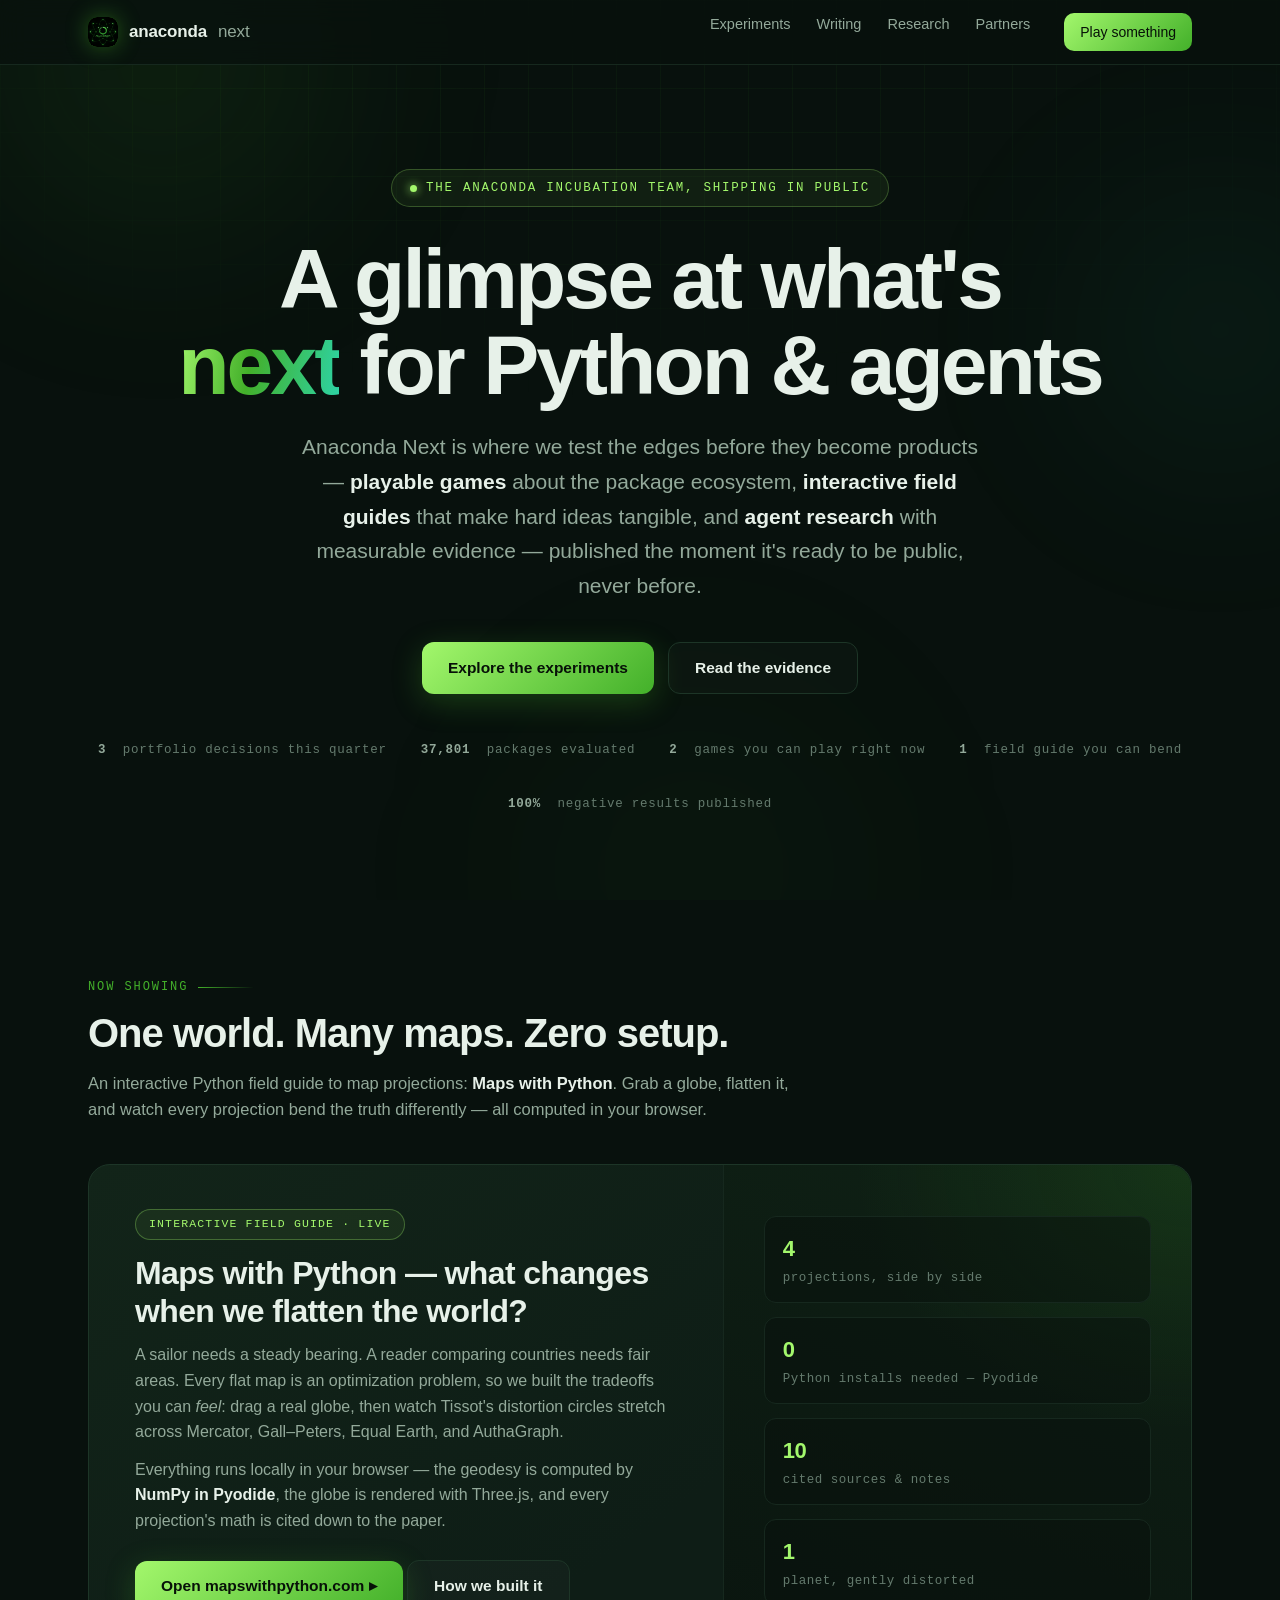
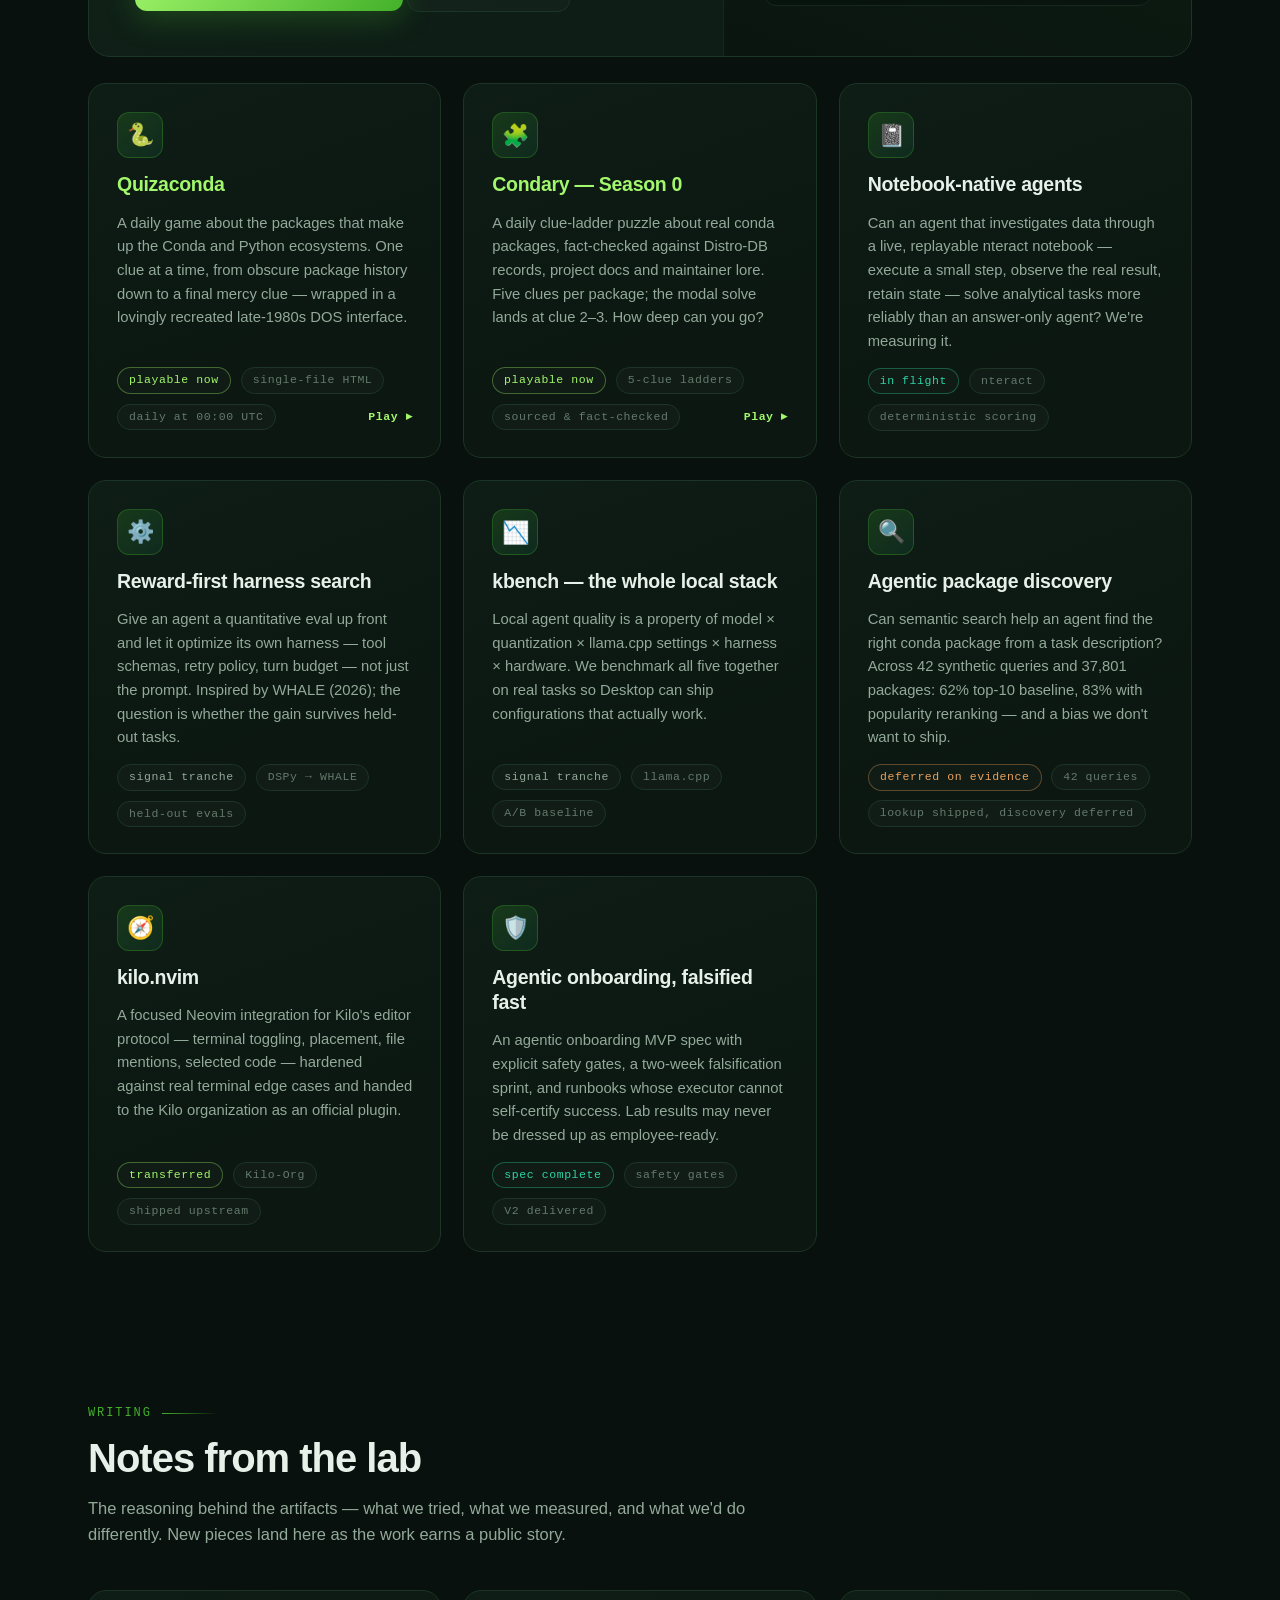
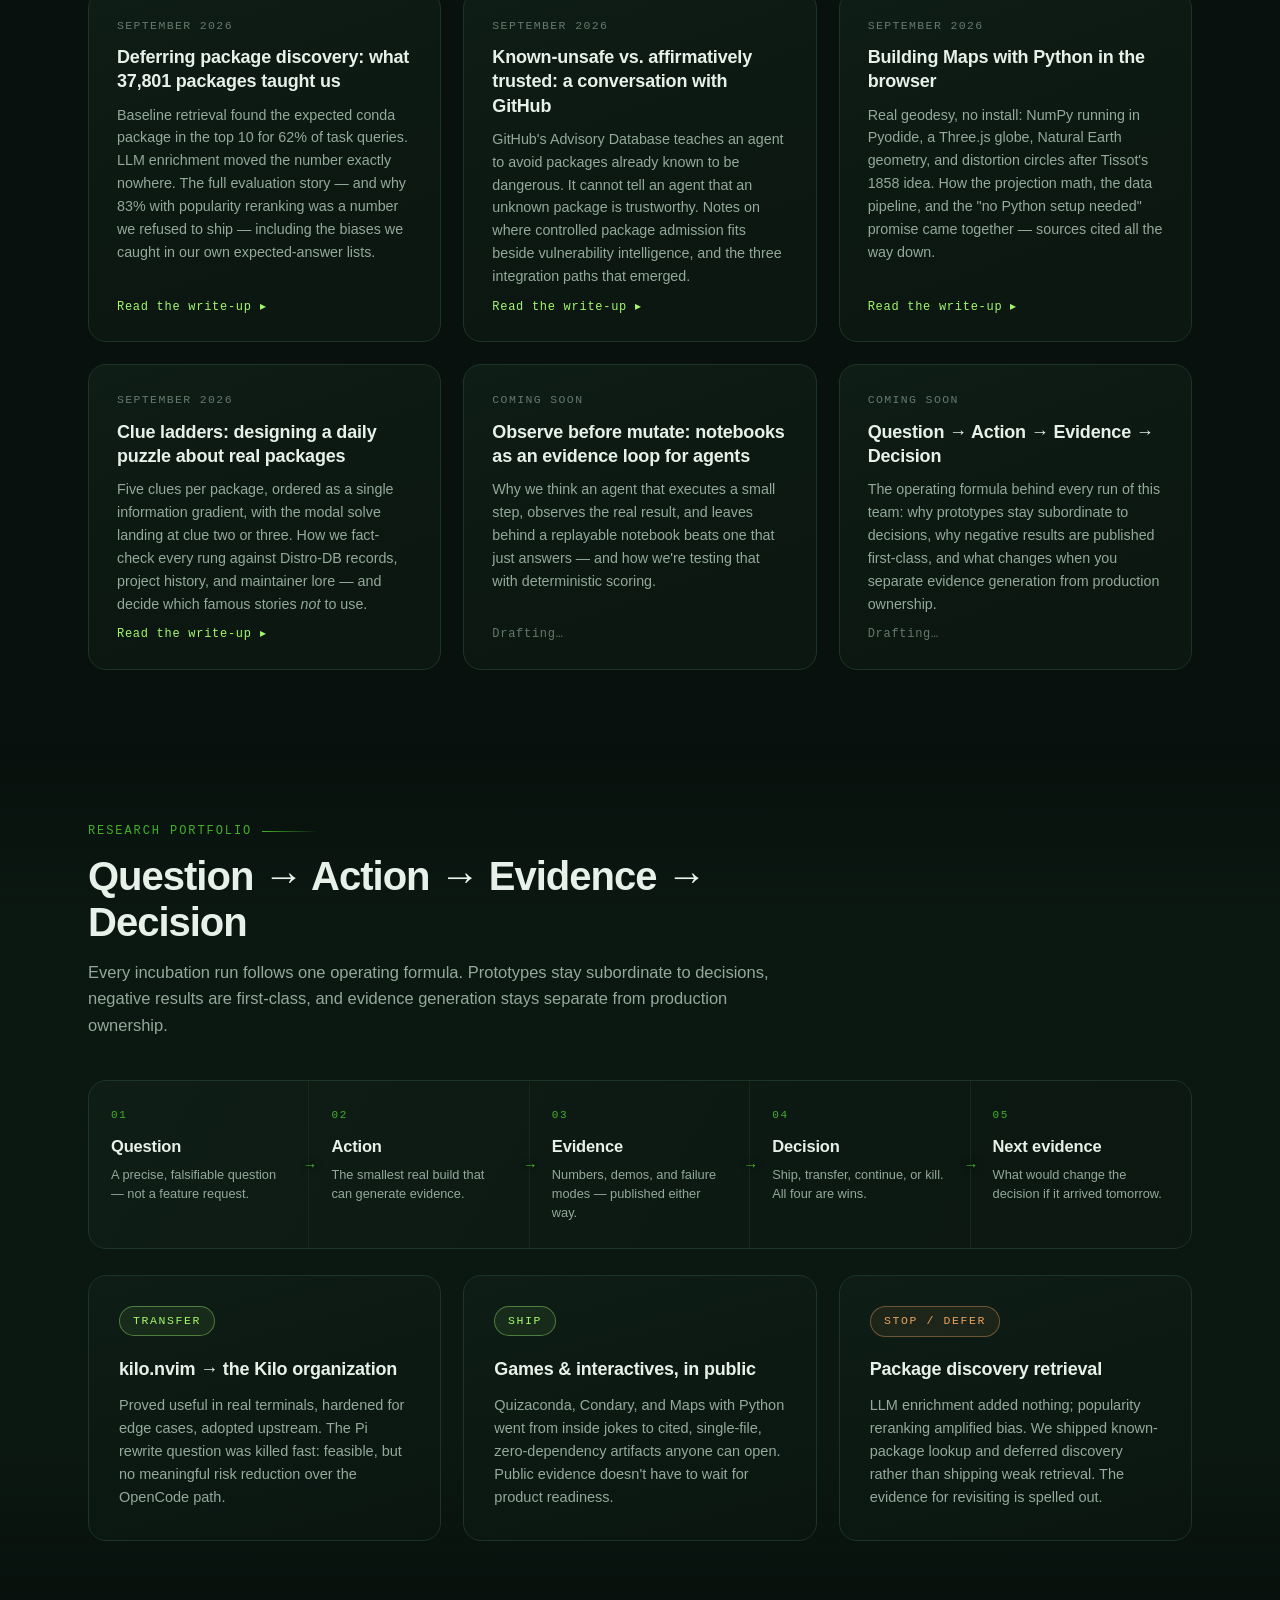
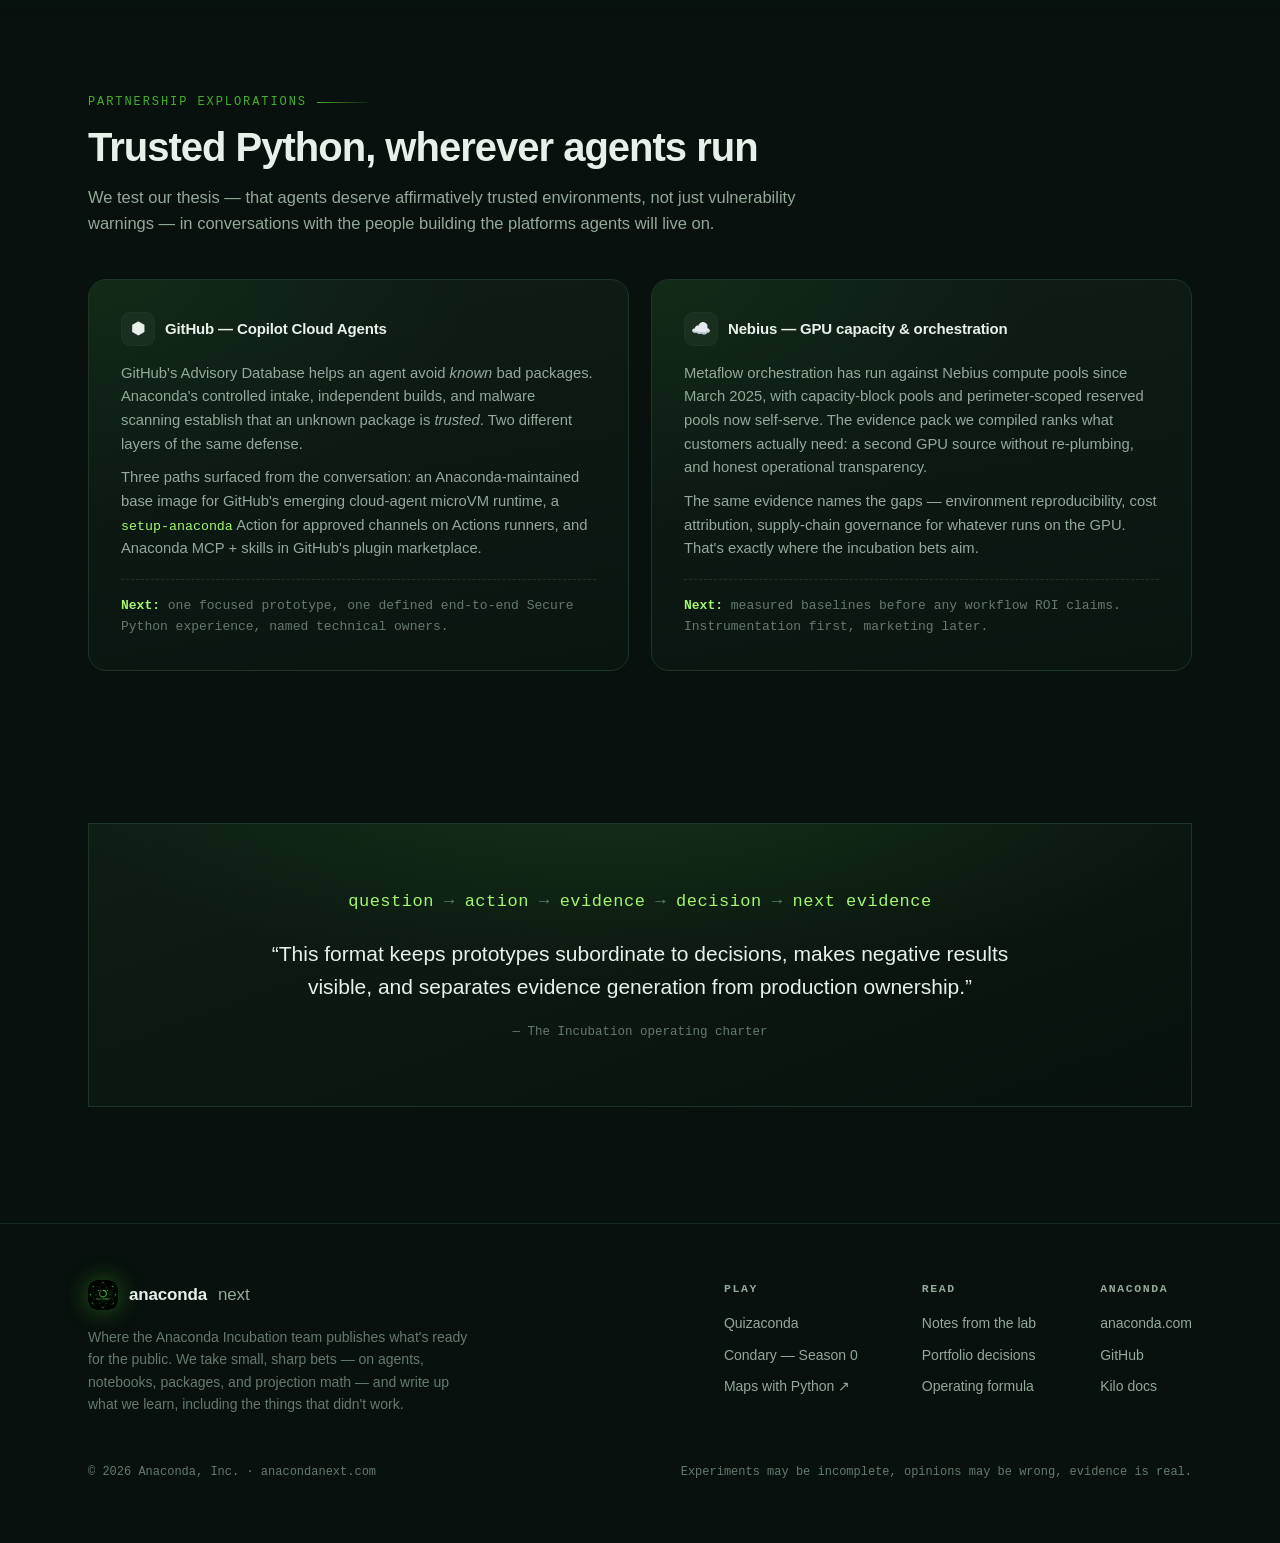
<file: index.html>
<!DOCTYPE html>
<html lang="en">
<head>
<meta charset="utf-8">
<meta name="viewport" content="width=device-width, initial-scale=1, viewport-fit=cover">
<meta name="color-scheme" content="dark">
<meta name="theme-color" content="#08110d">
<link rel="icon" type="image/png" href="assets/favicon.png">
<title>Anaconda Next — Experiments from the Incubation Team</title>
<meta name="description" content="Anaconda Next is where the Anaconda Incubation team publishes what's ready for the public: playable games, interactive field guides, agent research, and write-ups — a glimpse at what's next in Python, notebooks, and agents.">
<meta property="og:title" content="Anaconda Next — Experiments from the Incubation Team">
<meta property="og:description" content="Anaconda Next is where the Anaconda Incubation team publishes what's ready for the public: playable games, interactive field guides, agent research, and write-ups — a glimpse at what's next in Python, notebooks, and agents.">
<meta property="og:image" content="https://anacondanext.com/assets/incubation-logo.png">
<meta property="og:url" content="https://anacondanext.com/">
<style>
  :root{
    --bg:#08110d;
    --bg-soft:#0b1712;
    --panel:#0e1d16;
    --panel-2:#122419;
    --line:#1d3527;
    --line-soft:#16281e;
    --green:#43b02a;
    --lime:#a3f76c;
    --lime-soft:#c9f7a5;
    --teal:#2dd4a7;
    --text:#e7f1e9;
    --muted:#93a99a;
    --faint:#647a6d;
    --radius:18px;
    --sans:-apple-system,BlinkMacSystemFont,"Segoe UI","Inter",Roboto,"Helvetica Neue",Arial,sans-serif;
    --mono:ui-monospace,"SF Mono",SFMono-Regular,Menlo,Consolas,"Liberation Mono",monospace;
  }
  *{box-sizing:border-box;margin:0;padding:0}
  html{scroll-behavior:smooth}
  body{
    background:var(--bg);
    color:var(--text);
    font-family:var(--sans);
    line-height:1.6;
    overflow-x:hidden;
    -webkit-font-smoothing:antialiased;
  }
  ::selection{background:rgba(67,176,42,.35)}

  a{color:var(--lime);text-decoration:none}
  a:hover{text-decoration:underline}

  .wrap{max-width:1160px;margin:0 auto;padding:0 28px}

  /* ---------- ambient background ---------- */
  .ambient{position:fixed;inset:0;z-index:-1;pointer-events:none;overflow:hidden}
  .ambient .grid{
    position:absolute;inset:0;
    background-image:
      linear-gradient(rgba(67,176,42,.05) 1px,transparent 1px),
      linear-gradient(90deg,rgba(67,176,42,.05) 1px,transparent 1px);
    background-size:44px 44px;
    mask-image:radial-gradient(ellipse 90% 60% at 50% 0%,#000 30%,transparent 75%);
    -webkit-mask-image:radial-gradient(ellipse 90% 60% at 50% 0%,#000 30%,transparent 75%);
  }
  .orb{position:absolute;border-radius:50%;filter:blur(90px);opacity:.5}
  .orb.a{width:560px;height:560px;background:radial-gradient(circle,rgba(67,176,42,.28),transparent 65%);top:-220px;left:-120px;animation:drift 26s ease-in-out infinite alternate}
  .orb.b{width:480px;height:480px;background:radial-gradient(circle,rgba(45,212,167,.16),transparent 65%);top:10%;right:-180px;animation:drift 32s ease-in-out infinite alternate-reverse}
  .orb.c{width:620px;height:620px;background:radial-gradient(circle,rgba(67,176,42,.10),transparent 65%);bottom:-280px;left:30%;animation:drift 38s ease-in-out infinite alternate}
  @keyframes drift{
    from{transform:translate(0,0) scale(1)}
    to{transform:translate(60px,40px) scale(1.12)}
  }

  /* ---------- nav ---------- */
  nav{
    position:sticky;top:0;z-index:50;
    backdrop-filter:blur(14px);
    -webkit-backdrop-filter:blur(14px);
    background:rgba(8,17,13,.78);
    border-bottom:1px solid var(--line-soft);
  }
  .nav-inner{display:flex;align-items:center;gap:32px;height:64px}
  .brand{display:flex;align-items:center;gap:11px;color:var(--text);font-weight:700;font-size:17px;letter-spacing:-.01em}
  .brand:hover{text-decoration:none}
  .brand .mark{
    width:30px;height:30px;flex:none;border-radius:9px;
    display:grid;place-items:center;
    background:linear-gradient(135deg,#2f8f1e,#43b02a);
    box-shadow:0 0 22px rgba(67,176,42,.45);
  }
  .brand .mark svg{width:18px;height:18px}
  .brand em{font-style:normal;color:var(--muted);font-weight:500}
  .nav-links{display:flex;gap:26px;margin-left:auto;font-size:14.5px}
  .nav-links a{color:var(--muted);font-weight:500;transition:color .15s}
  .nav-links a:hover{color:var(--lime);text-decoration:none}
  .nav-cta{
    margin-left:8px;padding:8px 16px;border-radius:10px;font-size:14px;font-weight:600;
    color:#071108!important;background:linear-gradient(135deg,var(--lime),var(--green));
    transition:transform .15s, box-shadow .15s;
  }
  .nav-cta:hover{transform:translateY(-1px);box-shadow:0 6px 22px rgba(67,176,42,.35);text-decoration:none}

  /* ---------- hero ---------- */
  header.hero{padding:104px 0 88px;text-align:center;position:relative}
  .kicker{
    display:inline-flex;align-items:center;gap:9px;
    font-family:var(--mono);font-size:12.5px;letter-spacing:.14em;text-transform:uppercase;
    color:var(--lime);border:1px solid rgba(163,247,108,.25);border-radius:999px;
    padding:8px 18px;background:rgba(163,247,108,.06);
  }
  .kicker .dot{width:7px;height:7px;border-radius:50%;background:var(--lime);box-shadow:0 0 10px var(--lime);animation:pulse 2.2s infinite}
  @keyframes pulse{0%,100%{opacity:1}50%{opacity:.35}}
  h1{
    font-size:clamp(44px,7.2vw,84px);
    line-height:1.02;letter-spacing:-.035em;font-weight:800;
    margin:30px 0 22px;
  }
  h1 .grad{
    background:linear-gradient(100deg,var(--lime) 0%,var(--green) 45%,var(--teal) 100%);
    -webkit-background-clip:text;background-clip:text;color:transparent;
  }
  .hero p.lede{
    max-width:680px;margin:0 auto;color:var(--muted);
    font-size:clamp(17px,2.2vw,21px);line-height:1.65;
  }
  .hero p.lede strong{color:var(--text);font-weight:600}
  .hero-actions{display:flex;gap:14px;justify-content:center;margin-top:38px;flex-wrap:wrap}
  .btn{
    display:inline-flex;align-items:center;gap:9px;
    padding:13px 26px;border-radius:12px;font-weight:600;font-size:15.5px;
    transition:transform .15s, box-shadow .15s, background .15s;
  }
  .btn:hover{text-decoration:none}
  .btn.primary{color:#071108;background:linear-gradient(135deg,var(--lime),var(--green));box-shadow:0 8px 30px rgba(67,176,42,.28)}
  .btn.primary:hover{transform:translateY(-2px);box-shadow:0 12px 38px rgba(67,176,42,.4)}
  .btn.ghost{color:var(--text);border:1px solid var(--line);background:rgba(255,255,255,.02)}
  .btn.ghost:hover{border-color:var(--green);background:rgba(67,176,42,.07);transform:translateY(-2px)}
  .hero-meta{
    margin-top:46px;display:flex;gap:34px;justify-content:center;flex-wrap:wrap;
    font-family:var(--mono);font-size:12.5px;color:var(--faint);letter-spacing:.06em;
  }
  .hero-meta b{color:var(--muted);font-weight:600}

  /* ---------- section chrome ---------- */
  section{padding:76px 0}
  .section-head{margin-bottom:42px;max-width:720px}
  .section-head .eyebrow{
    font-family:var(--mono);font-size:12px;letter-spacing:.16em;text-transform:uppercase;
    color:var(--green);margin-bottom:12px;display:flex;align-items:center;gap:10px;
  }
  .section-head .eyebrow::after{content:"";height:1px;width:56px;background:linear-gradient(90deg,var(--green),transparent)}
  .section-head h2{font-size:clamp(28px,4vw,40px);letter-spacing:-.025em;line-height:1.15;font-weight:750}
  .section-head p{color:var(--muted);margin-top:14px;font-size:16.5px}

  /* ---------- featured ---------- */
  .featured{
    display:grid;grid-template-columns:1.15fr .85fr;gap:0;
    background:linear-gradient(145deg,var(--panel-2),var(--panel) 60%);
    border:1px solid var(--line);border-radius:calc(var(--radius) + 4px);
    overflow:hidden;margin-bottom:26px;
  }
  .featured .copy{padding:44px 46px;display:flex;flex-direction:column;justify-content:center}
  .featured .side{
    position:relative;display:flex;flex-direction:column;justify-content:center;gap:14px;
    padding:44px 40px;
    background:
      radial-gradient(120% 90% at 100% 0%,rgba(67,176,42,.14),transparent 60%),
      linear-gradient(200deg,#0f2115,#0a150f);
    border-left:1px solid var(--line-soft);
  }
  .featured h3{font-size:clamp(24px,3vw,32px);letter-spacing:-.02em;line-height:1.2;margin:14px 0 12px}
  .featured .copy p{color:var(--muted);font-size:16px}
  .featured .copy p + p{margin-top:12px}
  .tag{
    display:inline-flex;align-items:center;gap:7px;width:fit-content;
    font-family:var(--mono);font-size:11.5px;letter-spacing:.1em;text-transform:uppercase;
    color:var(--lime);border:1px solid rgba(163,247,108,.3);border-radius:999px;padding:5px 13px;
    background:rgba(163,247,108,.06);
  }
  .tag.playable{color:#071108;background:linear-gradient(135deg,var(--lime),var(--green));border-color:transparent;font-weight:700}
  .stat{display:flex;flex-direction:column;gap:2px;padding:14px 18px;border:1px solid var(--line-soft);border-radius:12px;background:rgba(8,17,13,.5)}
  .stat b{font-size:22px;letter-spacing:-.02em;color:var(--lime);font-variant-numeric:tabular-nums}
  .stat span{font-size:12.5px;color:var(--faint);font-family:var(--mono);letter-spacing:.04em}
  .featured .foot{margin-top:26px}

  /* ---------- cards ---------- */
  .cards{display:grid;grid-template-columns:repeat(auto-fill,minmax(330px,1fr));gap:22px}
  .card{
    position:relative;display:flex;flex-direction:column;gap:14px;
    background:linear-gradient(160deg,var(--panel),#0b1710 70%);
    border:1px solid var(--line);border-radius:var(--radius);
    padding:28px 28px 26px;
    transition:transform .18s ease, border-color .18s ease, box-shadow .18s ease;
  }
  .card:hover{
    transform:translateY(-4px);
    border-color:rgba(67,176,42,.55);
    box-shadow:0 18px 44px rgba(0,0,0,.45), 0 0 0 1px rgba(67,176,42,.12), 0 0 34px rgba(67,176,42,.09);
  }
  .card .glyph{
    width:46px;height:46px;border-radius:12px;display:grid;place-items:center;
    font-size:22px;
    background:linear-gradient(140deg,rgba(67,176,42,.2),rgba(45,212,167,.08));
    border:1px solid rgba(67,176,42,.3);
  }
  .card h3{font-size:19.5px;letter-spacing:-.015em;line-height:1.3}
  .card p{color:var(--muted);font-size:14.8px;flex:1}
  .card .meta{
    display:flex;align-items:center;gap:10px;flex-wrap:wrap;
    font-family:var(--mono);font-size:11.5px;color:var(--faint);letter-spacing:.05em;
  }
  .card .meta .pill{
    padding:3px 11px;border-radius:999px;border:1px solid var(--line);
    background:rgba(255,255,255,.02);
  }
  .card .meta .pill.ship{color:var(--lime);border-color:rgba(163,247,108,.35)}
  .card .meta .pill.cont{color:var(--teal);border-color:rgba(45,212,167,.35)}
  .card .meta .pill.stop{color:#e8a15c;border-color:rgba(232,161,92,.35)}
  .card .meta .pill.idea{color:var(--muted)}
  .card .meta .go{margin-left:auto;color:var(--lime);font-weight:600}
  .card:hover .go{text-decoration:underline}
  .card.playable:hover{border-color:rgba(163,247,108,.6)}

  /* ---------- method strip ---------- */
  .method{
    display:grid;grid-template-columns:repeat(5,1fr);gap:0;
    border:1px solid var(--line);border-radius:var(--radius);overflow:hidden;
    background:linear-gradient(120deg,var(--panel),#0b1710);
  }
  .method .step{
    padding:26px 22px;border-right:1px solid var(--line-soft);
    position:relative;transition:background .18s;
  }
  .method .step:last-child{border-right:none}
  .method .step:hover{background:rgba(67,176,42,.06)}
  .method .num{font-family:var(--mono);font-size:11px;color:var(--green);letter-spacing:.15em}
  .method .step b{display:block;font-size:16.5px;margin:8px 0 6px;letter-spacing:-.01em}
  .method .step span{font-size:12.8px;color:var(--muted);line-height:1.5;display:block}
  .method .step::after{
    content:"→";position:absolute;right:-9px;top:50%;transform:translateY(-50%);
    color:var(--green);font-size:15px;z-index:2;text-shadow:0 0 8px rgba(8,17,13,1) , 0 0 3px rgba(8,17,13,1);
  }
  .method .step:last-child::after{content:""}

  /* ---------- decisions ---------- */
  .decisions{display:grid;grid-template-columns:repeat(auto-fit,minmax(280px,1fr));gap:22px}
  .decision{
    border:1px solid var(--line);border-radius:var(--radius);padding:30px;
    background:linear-gradient(165deg,var(--panel),#0a1510);
    transition:transform .18s,border-color .18s;
  }
  .decision:hover{transform:translateY(-3px)}
  .decision .verdict{
    font-family:var(--mono);font-size:11.5px;letter-spacing:.14em;text-transform:uppercase;
    display:inline-block;padding:5px 13px;border-radius:999px;margin-bottom:18px;
  }
  .decision .verdict.transfer{color:var(--lime);border:1px solid rgba(163,247,108,.4);background:rgba(163,247,108,.07)}
  .decision .verdict.continue{color:var(--teal);border:1px solid rgba(45,212,167,.4);background:rgba(45,212,167,.07)}
  .decision .verdict.defer{color:#e8a15c;border:1px solid rgba(232,161,92,.4);background:rgba(232,161,92,.07)}
  .decision h3{font-size:18px;margin-bottom:10px;letter-spacing:-.01em}
  .decision p{color:var(--muted);font-size:14.5px}

  /* ---------- writing / posts ---------- */
  .posts{display:grid;grid-template-columns:repeat(auto-fill,minmax(330px,1fr));gap:22px}
  .post{
    position:relative;display:flex;flex-direction:column;gap:10px;
    color:inherit;text-decoration:none;
    background:linear-gradient(160deg,var(--panel),#0b1710 70%);
    border:1px solid var(--line);border-radius:var(--radius);
    padding:26px 28px 24px;
    transition:transform .18s ease, border-color .18s ease, box-shadow .18s ease;
    overflow:hidden;
  }
  .post::before{
    content:"";position:absolute;inset:0 auto 0 0;width:3px;
    background:linear-gradient(180deg,var(--lime),var(--green) 60%,transparent);
    opacity:0;transition:opacity .18s;
  }
  .post:hover{transform:translateY(-3px);border-color:rgba(163,247,108,.45);box-shadow:0 14px 36px rgba(0,0,0,.4)}
  .post:hover::before{opacity:1}
  .post .when{font-family:var(--mono);font-size:11.5px;letter-spacing:.12em;text-transform:uppercase;color:var(--faint)}
  .post h3{font-size:18px;letter-spacing:-.01em;line-height:1.35}
  .post p{color:var(--muted);font-size:14.3px;flex:1}
  .post .read{font-family:var(--mono);font-size:12px;color:var(--lime);letter-spacing:.06em}
  .post.soon{opacity:.75}
  .post.soon .read{color:var(--faint)}

  /* ---------- partnerships ---------- */
  .partners{display:grid;grid-template-columns:repeat(auto-fit,minmax(320px,1fr));gap:22px}
  .partner{
    border:1px solid var(--line);border-radius:var(--radius);padding:32px;
    background:
      radial-gradient(130% 110% at 0% 0%,rgba(67,176,42,.09),transparent 55%),
      linear-gradient(170deg,var(--panel),#0a1510);
  }
  .partner .logo{font-size:15px;font-weight:750;letter-spacing:-.01em;display:flex;align-items:center;gap:10px;margin-bottom:16px}
  .partner .logo .chip{
    width:34px;height:34px;border-radius:9px;display:grid;place-items:center;font-size:16px;
    background:rgba(255,255,255,.04);border:1px solid var(--line);
  }
  .partner p{color:var(--muted);font-size:14.8px}
  .partner p + p{margin-top:10px}
  .partner .path{
    margin-top:18px;padding-top:16px;border-top:1px dashed var(--line);
    font-size:13px;color:var(--faint);font-family:var(--mono);
  }
  .partner .path b{color:var(--lime);font-weight:600}

  /* ---------- quote / formula ---------- */
  .formula{
    text-align:center;padding:64px 30px;
    border:1px solid var(--line);border-radius:calc(var(--radius)+6px);
    background:
      radial-gradient(90% 130% at 50% -20%,rgba(67,176,42,.16),transparent 60%),
      linear-gradient(160deg,#0e1d15,#08110d);
  }
  .formula .f-chain{
    display:inline-flex;flex-wrap:wrap;justify-content:center;gap:10px;align-items:center;
    font-family:var(--mono);font-size:clamp(13px,2.4vw,17px);letter-spacing:.03em;margin-bottom:22px;
  }
  .formula .f-chain span{color:var(--lime)}
  .formula .f-chain i{color:var(--faint);font-style:normal}
  .formula blockquote{
    max-width:760px;margin:0 auto;font-size:clamp(17px,2.4vw,21px);color:var(--text);
    line-height:1.6;font-weight:500;
  }
  .formula .attr{margin-top:18px;font-family:var(--mono);font-size:12.5px;color:var(--faint)}

  /* ---------- footer ---------- */
  footer{border-top:1px solid var(--line-soft);padding:56px 0 60px;margin-top:40px}
  .foot-grid{display:flex;gap:40px;flex-wrap:wrap;justify-content:space-between;align-items:flex-start}
  .foot-grid .blurb{max-width:380px;color:var(--faint);font-size:14px}
  .foot-grid .cols{display:flex;gap:64px;flex-wrap:wrap}
  .foot-grid h4{font-family:var(--mono);font-size:11.5px;text-transform:uppercase;letter-spacing:.14em;color:var(--muted);margin-bottom:14px}
  .foot-grid ul{list-style:none;display:flex;flex-direction:column;gap:9px;font-size:14px}
  .foot-grid ul a{color:var(--muted)}
  .foot-grid ul a:hover{color:var(--lime)}
  .legal{margin-top:48px;display:flex;justify-content:space-between;gap:20px;flex-wrap:wrap;font-family:var(--mono);font-size:12px;color:var(--faint)}

  /* ---------- reveal animation ---------- */
  @keyframes rise{from{opacity:0;transform:translateY(18px)}to{opacity:1;transform:translateY(0)}}
  .rise{animation:rise .7s cubic-bezier(.2,.7,.3,1) both}
  .d1{animation-delay:.08s}.d2{animation-delay:.16s}.d3{animation-delay:.24s}.d4{animation-delay:.32s}.d5{animation-delay:.42s}

  /* ---------- responsive ---------- */
  @media (max-width:920px){
    .featured{grid-template-columns:1fr}
    .featured .side{border-left:none;border-top:1px solid var(--line-soft)}
    .method{grid-template-columns:1fr}
    .method .step{border-right:none;border-bottom:1px solid var(--line-soft)}
    .method .step::after{content:"↓";right:22px;top:auto;bottom:-11px}
    .method .step:last-child{border-bottom:none}
    .method .step:last-child::after{content:""}
    .nav-links{display:none}
    .hero{padding:76px 0 64px}
  }
</style>
</head>
<body>

<div class="ambient" aria-hidden="true">
  <div class="grid"></div>
  <div class="orb a"></div>
  <div class="orb b"></div>
  <div class="orb c"></div>
</div>

<nav>
  <div class="wrap nav-inner">
    <a class="brand" href="#top">
      <span class="mark" aria-hidden="true"><img src="assets/incubation-logo.png" alt="" style="width:100%;height:100%;object-fit:cover;border-radius:9px;display:block"></span>
      anaconda<em>next</em>
    </a>
    <div class="nav-links">
      <a href="#experiments">Experiments</a>
      <a href="#writing">Writing</a>
      <a href="#research">Research</a>
      <a href="#partners">Partners</a>
      <a class="nav-cta" href="#play">Play something</a>
    </div>
  </div>
</nav>

<header class="hero" id="top">
  <div class="wrap">
    <span class="kicker rise"><span class="dot"></span> The Anaconda Incubation team, shipping in public</span>
    <h1 class="rise d1">A glimpse at what's<br><span class="grad">next</span> for Python &amp; agents</h1>
    <p class="lede rise d2">Anaconda Next is where we test the edges before they become products —
      <strong>playable games</strong> about the package ecosystem, <strong>interactive field guides</strong> that make
      hard ideas tangible, and <strong>agent research</strong> with measurable evidence — published the moment it's ready
      to be public, never before.</p>
    <div class="hero-actions rise d3">
      <a class="btn primary" href="#experiments">Explore the experiments</a>
      <a class="btn ghost" href="#research">Read the evidence</a>
    </div>
    <div class="hero-meta rise d4">
      <span><b>3</b>&nbsp; portfolio decisions this quarter</span>
      <span><b>37,801</b>&nbsp; packages evaluated</span>
      <span><b>2</b>&nbsp; games you can play right now</span>
      <span><b>1</b>&nbsp; field guide you can bend</span>
      <span><b>100%</b>&nbsp; negative results published</span>
    </div>
  </div>
</header>

<section id="experiments">
  <div class="wrap">
    <div class="section-head rise">
      <div class="eyebrow">Now showing</div>
      <h2>One world. Many maps. Zero setup.</h2>
      <p>An interactive Python field guide to map projections: <strong style="color:var(--text)">Maps with Python</strong>.
        Grab a globe, flatten it, and watch every projection bend the truth differently — all computed in your browser.</p>
    </div>

    <div class="featured rise d1">
      <div class="copy">
        <span class="tag">Interactive field guide · live</span>
        <h3>Maps with Python — what changes when we flatten the world?</h3>
        <p>A sailor needs a steady bearing. A reader comparing countries needs fair areas. Every flat map is an optimization
           problem, so we built the tradeoffs you can <em>feel</em>: drag a real globe, then watch Tissot's distortion circles
           stretch across Mercator, Gall–Peters, Equal Earth, and AuthaGraph.</p>
        <p>Everything runs locally in your browser — the geodesy is computed by <strong style="color:var(--text)">NumPy in
           Pyodide</strong>, the globe is rendered with Three.js, and every projection's math is cited down to the paper.</p>
        <div class="foot">
          <a class="btn primary" href="https://mapswithpython.com" target="_blank" rel="noopener">Open mapswithpython.com ▸</a>
          <a class="btn ghost" href="#writing">How we built it</a>
        </div>
      </div>
      <div class="side">
        <div class="stat"><b>4</b><span>projections, side by side</span></div>
        <div class="stat"><b>0</b><span>Python installs needed — Pyodide</span></div>
        <div class="stat"><b>10</b><span>cited sources &amp; notes</span></div>
        <div class="stat"><b>1</b><span>planet, gently distorted</span></div>
      </div>
    </div>

    <div class="cards" id="play">
      <a class="card playable rise d1" href="quizaconda/">
        <div class="glyph">🐍</div>
        <h3>Quizaconda</h3>
        <p>A daily game about the packages that make up the Conda and Python ecosystems. One clue at a time, from obscure
           package history down to a final mercy clue — wrapped in a lovingly recreated late-1980s DOS interface.</p>
        <div class="meta">
          <span class="pill ship">playable now</span>
          <span class="pill">single-file HTML</span>
          <span class="pill">daily at 00:00 UTC</span>
          <span class="go">Play ▸</span>
        </div>
      </a>

      <a class="card playable rise d2" href="condary/">
        <div class="glyph">🧩</div>
        <h3>Condary — Season 0</h3>
        <p>A daily clue-ladder puzzle about real conda packages, fact-checked against Distro-DB records, project docs and
           maintainer lore. Five clues per package; the modal solve lands at clue 2–3. How deep can you go?</p>
        <div class="meta">
          <span class="pill ship">playable now</span>
          <span class="pill">5-clue ladders</span>
          <span class="pill">sourced &amp; fact-checked</span>
          <span class="go">Play ▸</span>
        </div>
      </a>

      <div class="card rise d3">
        <div class="glyph">📓</div>
        <h3>Notebook-native agents</h3>
        <p>Can an agent that investigates data through a live, replayable nteract notebook — execute a small step, observe the
           real result, retain state — solve analytical tasks more reliably than an answer-only agent? We're measuring it.</p>
        <div class="meta">
          <span class="pill cont">in flight</span>
          <span class="pill">nteract</span>
          <span class="pill">deterministic scoring</span>
        </div>
      </div>

      <div class="card rise d3">
        <div class="glyph">⚙️</div>
        <h3>Reward-first harness search</h3>
        <p>Give an agent a quantitative eval up front and let it optimize its own harness — tool schemas, retry policy, turn
           budget — not just the prompt. Inspired by WHALE (2026); the question is whether the gain survives held-out tasks.</p>
        <div class="meta">
          <span class="pill idea">signal tranche</span>
          <span class="pill">DSPy → WHALE</span>
          <span class="pill">held-out evals</span>
        </div>
      </div>

      <div class="card rise d3">
        <div class="glyph">📉</div>
        <h3>kbench — the whole local stack</h3>
        <p>Local agent quality is a property of model × quantization × llama.cpp settings × harness × hardware. We benchmark
           all five together on real tasks so Desktop can ship configurations that actually work.</p>
        <div class="meta">
          <span class="pill idea">signal tranche</span>
          <span class="pill">llama.cpp</span>
          <span class="pill">A/B baseline</span>
        </div>
      </div>

      <div class="card rise d4">
        <div class="glyph">🔍</div>
        <h3>Agentic package discovery</h3>
        <p>Can semantic search help an agent find the right conda package from a task description? Across 42 synthetic queries
           and 37,801 packages: 62% top-10 baseline, 83% with popularity reranking — and a bias we don't want to ship.</p>
        <div class="meta">
          <span class="pill stop">deferred on evidence</span>
          <span class="pill">42 queries</span>
          <span class="pill">lookup shipped, discovery deferred</span>
        </div>
      </div>

      <div class="card rise d4">
        <div class="glyph">🧭</div>
        <h3>kilo.nvim</h3>
        <p>A focused Neovim integration for Kilo's editor protocol — terminal toggling, placement, file mentions, selected code —
           hardened against real terminal edge cases and handed to the Kilo organization as an official plugin.</p>
        <div class="meta">
          <span class="pill ship">transferred</span>
          <span class="pill">Kilo-Org</span>
          <span class="pill">shipped upstream</span>
        </div>
      </div>

      <div class="card rise d4">
        <div class="glyph">🛡️</div>
        <h3>Agentic onboarding, falsified fast</h3>
        <p>An agentic onboarding MVP spec with explicit safety gates, a two-week falsification sprint, and runbooks whose
           executor cannot self-certify success. Lab results may never be dressed up as employee-ready.</p>
        <div class="meta">
          <span class="pill cont">spec complete</span>
          <span class="pill">safety gates</span>
          <span class="pill">V2 delivered</span>
        </div>
      </div>
    </div>
  </div>
</section>

<section id="writing">
  <div class="wrap">
    <div class="section-head rise">
      <div class="eyebrow">Writing</div>
      <h2>Notes from the lab</h2>
      <p>The reasoning behind the artifacts — what we tried, what we measured, and what we'd do differently. New pieces land
         here as the work earns a public story.</p>
    </div>

    <div class="posts">
      <a class="post rise d1" href="writing/deferring-package-discovery.html">
        <span class="when">September 2026</span>
        <h3>Deferring package discovery: what 37,801 packages taught us</h3>
        <p>Baseline retrieval found the expected conda package in the top 10 for 62% of task queries. LLM enrichment moved the
           number exactly nowhere. The full evaluation story — and why 83% with popularity reranking was a number we refused
           to ship — including the biases we caught in our own expected-answer lists.</p>
        <span class="read">Read the write-up ▸</span>
      </a>

      <a class="post rise d2" href="writing/known-unsafe-vs-affirmatively-trusted.html">
        <span class="when">September 2026</span>
        <h3>Known-unsafe vs. affirmatively trusted: a conversation with GitHub</h3>
        <p>GitHub's Advisory Database teaches an agent to avoid packages already known to be dangerous. It cannot tell an agent
           that an unknown package is trustworthy. Notes on where controlled package admission fits beside vulnerability
           intelligence, and the three integration paths that emerged.</p>
        <span class="read">Read the write-up ▸</span>
      </a>

      <a class="post rise d3" href="writing/building-maps-with-python.html">
        <span class="when">September 2026</span>
        <h3>Building Maps with Python in the browser</h3>
        <p>Real geodesy, no install: NumPy running in Pyodide, a Three.js globe, Natural Earth geometry, and distortion circles
           after Tissot's 1858 idea. How the projection math, the data pipeline, and the "no Python setup needed" promise
           came together — sources cited all the way down.</p>
        <span class="read">Read the write-up ▸</span>
      </a>

      <a class="post rise d3" href="writing/clue-ladders.html">
        <span class="when">September 2026</span>
        <h3>Clue ladders: designing a daily puzzle about real packages</h3>
        <p>Five clues per package, ordered as a single information gradient, with the modal solve landing at clue two or three.
           How we fact-check every rung against Distro-DB records, project history, and maintainer lore — and decide which
           famous stories <em>not</em> to use.</p>
        <span class="read">Read the write-up ▸</span>
      </a>

      <div class="post soon rise d4">
        <span class="when">Coming soon</span>
        <h3>Observe before mutate: notebooks as an evidence loop for agents</h3>
        <p>Why we think an agent that executes a small step, observes the real result, and leaves behind a replayable notebook
           beats one that just answers — and how we're testing that with deterministic scoring.</p>
        <span class="read">Drafting…</span>
      </div>

      <div class="post soon rise d4">
        <span class="when">Coming soon</span>
        <h3>Question → Action → Evidence → Decision</h3>
        <p>The operating formula behind every run of this team: why prototypes stay subordinate to decisions, why negative
           results are published first-class, and what changes when you separate evidence generation from production ownership.</p>
        <span class="read">Drafting…</span>
      </div>
    </div>
  </div>
</section>

<section id="research" style="background:linear-gradient(180deg,transparent,rgba(14,29,22,.55) 20%,rgba(14,29,22,.55) 80%,transparent)">
  <div class="wrap">
    <div class="section-head rise">
      <div class="eyebrow">Research portfolio</div>
      <h2>Question → Action → Evidence → Decision</h2>
      <p>Every incubation run follows one operating formula. Prototypes stay subordinate to decisions, negative results are
         first-class, and evidence generation stays separate from production ownership.</p>
    </div>

    <div class="method rise d1" id="method">
      <div class="step">
        <div class="num">01</div>
        <b>Question</b>
        <span>A precise, falsifiable question — not a feature request.</span>
      </div>
      <div class="step">
        <div class="num">02</div>
        <b>Action</b>
        <span>The smallest real build that can generate evidence.</span>
      </div>
      <div class="step">
        <div class="num">03</div>
        <b>Evidence</b>
        <span>Numbers, demos, and failure modes — published either way.</span>
      </div>
      <div class="step">
        <div class="num">04</div>
        <b>Decision</b>
        <span>Ship, transfer, continue, or kill. All four are wins.</span>
      </div>
      <div class="step">
        <div class="num">05</div>
        <b>Next evidence</b>
        <span>What would change the decision if it arrived tomorrow.</span>
      </div>
    </div>

    <div class="decisions" style="margin-top:26px">
      <div class="decision rise d2">
        <span class="verdict transfer">Transfer</span>
        <h3>kilo.nvim → the Kilo organization</h3>
        <p>Proved useful in real terminals, hardened for edge cases, adopted upstream. The Pi rewrite question was killed fast:
           feasible, but no meaningful risk reduction over the OpenCode path.</p>
      </div>
      <div class="decision rise d3">
        <span class="verdict transfer">Ship</span>
        <h3>Games &amp; interactives, in public</h3>
        <p>Quizaconda, Condary, and Maps with Python went from inside jokes to cited, single-file, zero-dependency
           artifacts anyone can open. Public evidence doesn't have to wait for product readiness.</p>
      </div>
      <div class="decision rise d4">
        <span class="verdict defer">Stop / defer</span>
        <h3>Package discovery retrieval</h3>
        <p>LLM enrichment added nothing; popularity reranking amplified bias. We shipped known-package lookup and deferred
           discovery rather than shipping weak retrieval. The evidence for revisiting is spelled out.</p>
      </div>
    </div>
  </div>
</section>

<section id="partners">
  <div class="wrap">
    <div class="section-head rise">
      <div class="eyebrow">Partnership explorations</div>
      <h2>Trusted Python, wherever agents run</h2>
      <p>We test our thesis — that agents deserve affirmatively trusted environments, not just vulnerability warnings — in
         conversations with the people building the platforms agents will live on.</p>
    </div>

    <div class="partners">
      <div class="partner rise d1">
        <div class="logo"><span class="chip">⬢</span> GitHub — Copilot Cloud Agents</div>
        <p>GitHub's Advisory Database helps an agent avoid <em>known</em> bad packages. Anaconda's controlled intake, independent
           builds, and malware scanning establish that an unknown package is <em>trusted</em>. Two different layers of the same defense.</p>
        <p>Three paths surfaced from the conversation: an Anaconda-maintained base image for GitHub's emerging cloud-agent
           microVM runtime, a <code style="font-family:var(--mono);font-size:.9em;color:var(--lime)">setup-anaconda</code> Action for approved channels on Actions runners, and Anaconda MCP + skills in GitHub's plugin marketplace.</p>
        <div class="path"><b>Next:</b> one focused prototype, one defined end-to-end Secure Python experience, named technical owners.</div>
      </div>

      <div class="partner rise d2">
        <div class="logo"><span class="chip">☁️</span> Nebius — GPU capacity &amp; orchestration</div>
        <p>Metaflow orchestration has run against Nebius compute pools since March 2025, with capacity-block pools and
           perimeter-scoped reserved pools now self-serve. The evidence pack we compiled ranks what customers actually need:
           a second GPU source without re-plumbing, and honest operational transparency.</p>
        <p>The same evidence names the gaps — environment reproducibility, cost attribution, supply-chain governance for
           whatever runs on the GPU. That's exactly where the incubation bets aim.</p>
        <div class="path"><b>Next:</b> measured baselines before any workflow ROI claims. Instrumentation first, marketing later.</div>
      </div>
    </div>
  </div>
</section>

<section>
  <div class="wrap">
    <div class="formula rise">
      <div class="f-chain">
        <span>question</span><i>→</i><span>action</span><i>→</i><span>evidence</span><i>→</i><span>decision</span><i>→</i><span>next evidence</span>
      </div>
      <blockquote>&ldquo;This format keeps prototypes subordinate to decisions, makes negative results visible,
        and separates evidence generation from production ownership.&rdquo;</blockquote>
      <div class="attr">— The Incubation operating charter</div>
    </div>
  </div>
</section>

<footer>
  <div class="wrap">
    <div class="foot-grid">
      <div>
        <a class="brand" href="#top" style="margin-bottom:16px">
          <span class="mark" aria-hidden="true"><img src="assets/incubation-logo.png" alt="" style="width:100%;height:100%;object-fit:cover;border-radius:9px;display:block"></span>
          anaconda<em>next</em>
        </a>
        <p class="blurb">Where the Anaconda Incubation team publishes what's ready for the public. We take small, sharp bets — on
          agents, notebooks, packages, and projection math — and write up what we learn, including the things that didn't work.</p>
      </div>
      <div class="cols">
        <div>
          <h4>Play</h4>
          <ul>
            <li><a href="quizaconda/">Quizaconda</a></li>
            <li><a href="condary/">Condary — Season 0</a></li>
            <li><a href="https://mapswithpython.com" target="_blank" rel="noopener">Maps with Python ↗</a></li>
          </ul>
        </div>
        <div>
          <h4>Read</h4>
          <ul>
            <li><a href="#writing">Notes from the lab</a></li>
            <li><a href="#research">Portfolio decisions</a></li>
            <li><a href="#method">Operating formula</a></li>
          </ul>
        </div>
        <div>
          <h4>Anaconda</h4>
          <ul>
            <li><a href="https://www.anaconda.com" target="_blank" rel="noopener">anaconda.com</a></li>
            <li><a href="https://github.com/Anaconda" target="_blank" rel="noopener">GitHub</a></li>
            <li><a href="https://kilo.ai/docs" target="_blank" rel="noopener">Kilo docs</a></li>
          </ul>
        </div>
      </div>
    </div>
    <div class="legal">
      <span>© 2026 Anaconda, Inc. · anacondanext.com</span>
      <span>Experiments may be incomplete, opinions may be wrong, evidence is real.</span>
    </div>
  </div>
</footer>

</body>
</html>
</file>
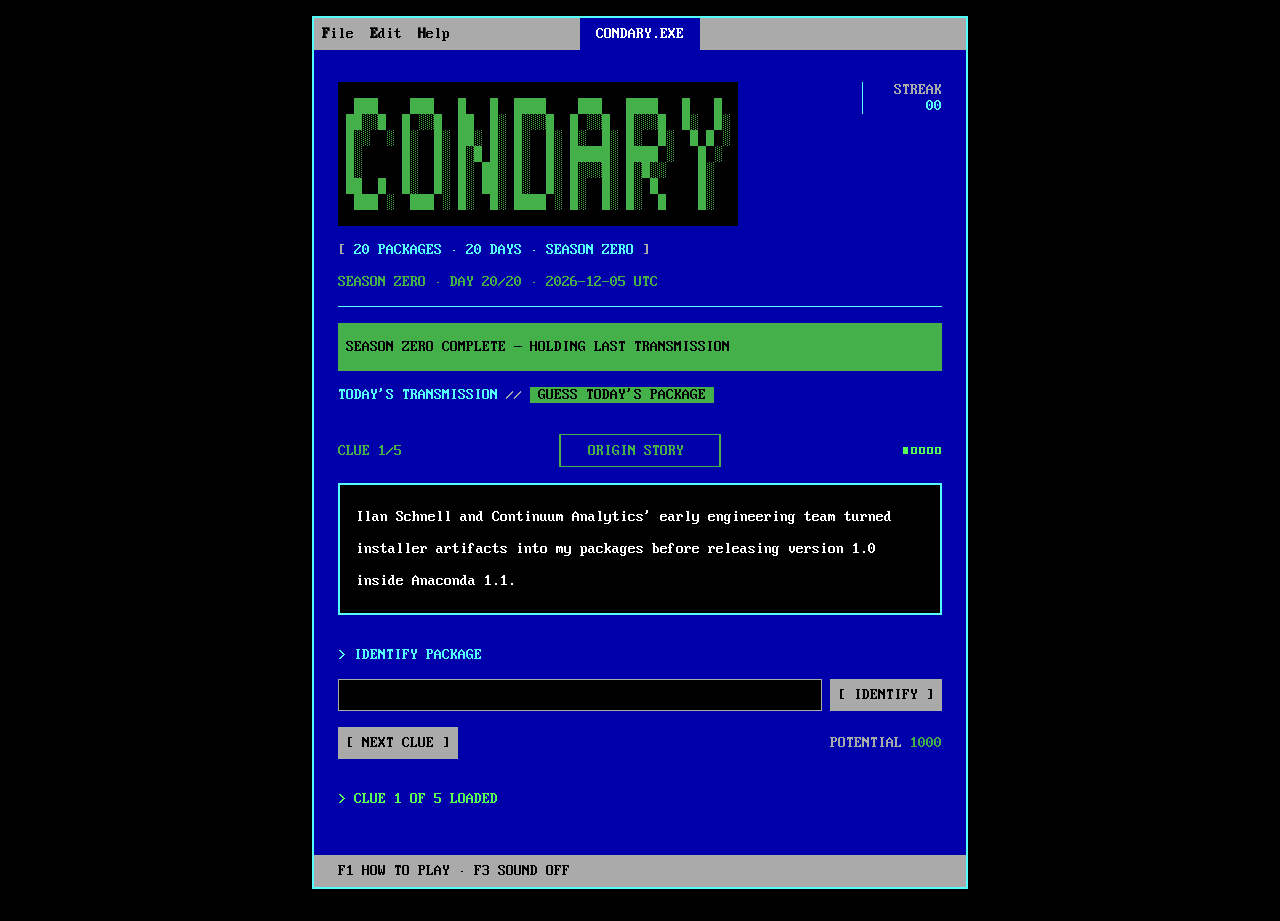
<file: condary/index.html>
<!DOCTYPE html>
<html lang="en">
<head>
<meta charset="utf-8">
<meta name="viewport" content="width=device-width, initial-scale=1, viewport-fit=cover">
<meta name="color-scheme" content="dark">
<meta name="theme-color" content="#070910">
<title>CONDARY Wordmark — Daily Python Package Puzzle</title>
<style>
/* Oldschool PC Font Pack v2.2, WebPlus IBM VGA 8x16, CC BY-SA 4.0, int10h.org. */
@font-face {
  font-family: "IBM VGA 8x16";
  src: url("[data-uri]") format("woff");
  font-style: normal;
  font-weight: 400;
  font-display: swap;
}

:root {
  --bg: #070910;
  --surface: #0b0f19;
  --surface-2: #101727;
  --line: #34415f;
  --line-bright: #6fd8ee;
  --blue: #152a72;
  --blue-bright: #2449b8;
  --green: #67f07d;
  --yellow: #f4dd69;
  --red: #ff7676;
  --text: #f4f5ef;
  --muted: #9aa6bb;
  --chrome: #c5c7c9;
  --ink: #08090b;
  --font: "IBM VGA 8x16", "Courier New", monospace;
}
*, *::before, *::after { box-sizing: border-box; }
html, body { margin: 0; min-height: 100%; background: var(--bg); }
body {
  color: var(--text);
  font-family: var(--font);
  font-size: 16px;
  line-height: 1.35;
}
button, input, summary { font: inherit; }
button, input, dialog, details, .shell, .clue-card, .result, .dossier { border-radius: 0; }
.skip {
  position: absolute;
  left: -9999px;
  top: 0;
  z-index: 20;
  padding: 8px 10px;
  color: var(--ink);
  background: var(--yellow);
}
.skip:focus { left: 8px; top: 8px; }
.shell {
  width: min(760px, calc(100% - 24px));
  margin: 24px auto 48px;
  border: 1px solid var(--line-bright);
  background: var(--surface);
}
.appbar {
  min-height: 34px;
  display: grid;
  grid-template-columns: 1fr auto 1fr;
  align-items: center;
  color: var(--ink);
  background: var(--chrome);
  border-bottom: 2px solid var(--blue-bright);
}
.fake-menu {
  display: flex;
  gap: 18px;
  padding-left: 10px;
  white-space: nowrap;
}
.fake-menu b { color: #a31919; font-weight: 400; }
.app-title {
  padding: 2px 16px;
  color: var(--text);
  background: var(--blue);
  letter-spacing: .08em;
  white-space: nowrap;
}
.menu-wrap {
  position: relative;
  justify-self: end;
  height: 100%;
}
.menu-wrap summary {
  height: 100%;
  min-height: 32px;
  display: grid;
  place-items: center;
  padding: 0 10px;
  cursor: pointer;
  list-style: none;
  color: var(--ink);
}
.menu-wrap summary::-webkit-details-marker { display: none; }
.menu-wrap summary:focus-visible { outline: 2px solid var(--blue); outline-offset: -3px; }
.menu-panel {
  position: absolute;
  z-index: 10;
  top: calc(100% + 2px);
  right: 0;
  width: 190px;
  padding: 8px;
  display: grid;
  gap: 6px;
  color: var(--text);
  background: var(--blue);
  border: 1px solid var(--line-bright);
}
.menu-panel button { width: 100%; min-height: 36px; text-align: left; }
main { padding: 28px 36px 34px; }
.game-head {
  display: flex;
  align-items: start;
  justify-content: space-between;
  gap: 24px;
  padding-bottom: 18px;
  border-bottom: 1px solid var(--line);
}
.brand {
  margin: 0;
  color: var(--green);
  font-size: 1.05rem;
  font-weight: 400;
  letter-spacing: .18em;
}
.brand small {
  display: block;
  margin-top: 4px;
  color: var(--muted);
  font-size: .72rem;
  letter-spacing: .05em;
}
.meta {
  margin-top: 8px;
  color: var(--yellow);
  font-size: .78rem;
  letter-spacing: .04em;
}
.streak {
  min-width: 84px;
  padding-left: 16px;
  border-left: 1px solid var(--line);
  text-align: right;
}
.streak span { display: block; color: var(--muted); font-size: .7rem; letter-spacing: .1em; }
.streak strong { color: var(--line-bright); font-size: 1.25rem; font-weight: 400; }
.intro { padding: 32px 0 22px; }
.eyebrow { margin: 0 0 8px; color: var(--yellow); font-size: .75rem; letter-spacing: .1em; }
h1 {
  margin: 0;
  color: var(--text);
  font-size: clamp(1.7rem, 5vw, 2.55rem);
  font-weight: 400;
  letter-spacing: .02em;
  line-height: 1.05;
}
.intro-copy { max-width: 52ch; margin: 12px 0 0; color: var(--muted); font-size: .92rem; }
.banner {
  margin: 16px 0 0;
  padding: 8px 10px;
  color: var(--yellow);
  background: var(--blue);
  border: 1px solid var(--line-bright);
}
.clue-card {
  min-height: 180px;
  padding: 20px 22px 24px;
  color: var(--text);
  background: #05070c;
  border: 1px solid var(--line-bright);
}
.clue-top {
  display: flex;
  justify-content: space-between;
  gap: 16px;
  padding-bottom: 14px;
  border-bottom: 1px solid var(--line);
}
.clue-kicker { color: var(--yellow); font-size: .8rem; letter-spacing: .08em; }
.clue-dots { color: var(--green); letter-spacing: .22em; white-space: nowrap; }
.clue-body {
  min-height: 88px;
  display: flex;
  align-items: center;
  padding-top: 18px;
}
.clue-body p, .clue-body pre {
  margin: 0;
  max-width: 60ch;
  color: var(--text);
  font-size: clamp(1.08rem, 3vw, 1.32rem);
  line-height: 1.45;
  white-space: pre-wrap;
  overflow-wrap: anywhere;
}
.clue-body pre {
  width: 100%;
  padding: 12px;
  color: var(--green);
  background: var(--surface-2);
  border: 1px solid var(--line);
}
.guess-box { margin-top: 24px; }
.guess-box label {
  display: block;
  margin-bottom: 8px;
  color: var(--line-bright);
  font-size: .82rem;
  letter-spacing: .08em;
}
.input-row { display: grid; grid-template-columns: 1fr auto; gap: 8px; }
.guess-box input {
  width: 100%;
  min-width: 0;
  min-height: 46px;
  padding: 9px 11px;
  color: var(--text);
  background: #03050a;
  border: 1px solid var(--muted);
  text-transform: lowercase;
}
.guess-box input:focus-visible {
  outline: 2px solid var(--yellow);
  outline-offset: 2px;
  border-color: var(--yellow);
}
.primary, .secondary, .menu-panel button {
  min-height: 42px;
  padding: 8px 12px;
  border: 1px solid var(--line-bright);
  cursor: pointer;
}
.primary { color: var(--ink); background: var(--green); }
.secondary, .menu-panel button { color: var(--text); background: var(--blue); }
.primary:hover:not(:disabled), .primary:focus-visible { color: var(--text); background: var(--blue-bright); }
.secondary:hover:not(:disabled), .secondary:focus-visible,
.menu-panel button:hover, .menu-panel button:focus-visible { color: var(--ink); background: var(--chrome); }
button:focus-visible { outline: 2px solid var(--yellow); outline-offset: 2px; }
button:disabled, input:disabled { opacity: .45; cursor: not-allowed; }
.play-actions {
  display: flex;
  justify-content: space-between;
  gap: 12px;
  margin-top: 10px;
}
.potential { align-self: center; color: var(--muted); font-size: .76rem; }
.potential strong { color: var(--yellow); font-weight: 400; }
.status { min-height: 1.5em; margin: 18px 0 0; color: var(--green); font-size: .84rem; }
.result {
  margin-top: 24px;
  padding: 24px;
  text-align: center;
  color: var(--text);
  background: var(--blue);
  border: 1px solid var(--line-bright);
}
.result-kicker { margin: 0 0 8px; color: var(--green); font-size: .84rem; letter-spacing: .1em; }
.result-package {
  margin: 0;
  color: var(--yellow);
  font-size: clamp(1.7rem, 6vw, 2.5rem);
  text-transform: uppercase;
}
.result-summary { margin: 14px 0 4px; color: var(--text); font-size: 1.35rem; }
.result-meta { margin: 0; color: var(--muted); }
.share-pattern {
  margin: 18px 0;
  font-family: ui-monospace, monospace;
  font-size: 1.35rem;
  letter-spacing: .12em;
}
.result-actions { display: flex; justify-content: center; flex-wrap: wrap; gap: 8px; }
.dossier {
  margin-top: 18px;
  padding: 24px;
  color: var(--text);
  background: #05070c;
  border: 1px solid var(--line);
}
.dossier h2, .dossier h3 { font-weight: 400; }
.dossier h2 { margin-top: 0; color: var(--yellow); font-size: 1.15rem; }
.dossier h3 { margin-top: 26px; color: var(--line-bright); font-size: .9rem; letter-spacing: .08em; }
.dossier p, .dossier li { max-width: 66ch; font-size: .9rem; line-height: 1.55; }
.dossier a { color: var(--line-bright); }
.dossier pre {
  padding: 14px;
  overflow-x: auto;
  color: var(--green);
  background: var(--surface-2);
  border: 1px solid var(--line);
}
.dossier .clue-quote, .fact-refs { color: var(--muted); }
.fact-check { padding: 10px; color: var(--green); border: 1px solid #2b7041; }
.fact-refs { margin: 6px 0 14px; font-size: .78rem; }
.fact-refs strong { color: var(--yellow); font-weight: 400; }
.fact-refs a + a::before { content: " · "; color: var(--muted); }
.sources { padding-left: 20px; }
footer {
  padding: 12px 36px;
  color: var(--muted);
  background: #05070c;
  border-top: 1px solid var(--line);
  font-size: .72rem;
}
dialog {
  width: min(540px, calc(100% - 24px));
  padding: 22px;
  color: var(--text);
  background: var(--surface);
  border: 1px solid var(--line-bright);
}
dialog::backdrop { background: rgba(0, 0, 0, .8); }
dialog h2 { margin-top: 0; color: var(--yellow); font-size: 1.1rem; font-weight: 400; }
.val {
  margin: 16px 36px 0;
  padding: 10px;
  color: #ffd9d9;
  background: #351010;
  border: 1px solid var(--red);
  white-space: pre-wrap;
}
.preseason { padding: 48px 36px; color: var(--yellow); white-space: pre-line; }
.hidden { display: none !important; }
.sr {
  position: absolute;
  width: 1px;
  height: 1px;
  overflow: hidden;
  clip: rect(0 0 0 0);
}
body.no-motion *, body.no-motion *::before, body.no-motion *::after {
  animation: none !important;
  transition: none !important;
}
@media (max-width: 620px) {
  .shell { width: 100%; margin: 0; border-left: 0; border-right: 0; }
  .appbar { grid-template-columns: 1fr auto; }
  .fake-menu { gap: 12px; overflow: hidden; }
  .fake-menu span:nth-child(3), .fake-menu span:nth-child(4) { display: none; }
  .app-title { display: none; }
  main { padding: 22px 18px 28px; }
  .game-head { gap: 12px; }
  .intro { padding-top: 26px; }
  .clue-card { padding: 16px; }
  .input-row { grid-template-columns: 1fr; }
  .input-row .primary { width: 100%; }
  .play-actions { align-items: stretch; flex-direction: column-reverse; }
  .potential { text-align: right; }
  .result, .dossier { padding: 18px; }
  footer { padding: 12px 18px; }
  .val { margin: 12px 18px 0; }
}
@media (prefers-reduced-motion: reduce) {
  *, *::before, *::after { animation: none !important; transition: none !important; }
}

/*
  1989 text-mode pass. Every visible label uses one IBM VGA character size.
  Hierarchy comes from the 16-color palette, inversion, spacing, and window
  borders—the tools a DOS application actually had.
*/
:root {
  --dos-black: #000000;
  --dos-blue: #0000aa;
  --dos-green: #00aa00;
  --dos-cyan: #00aaaa;
  --dos-red: #aa0000;
  --dos-magenta: #aa00aa;
  --dos-brown: #aa5500;
  --dos-light-gray: #aaaaaa;
  --dos-dark-gray: #555555;
  --dos-bright-blue: #5555ff;
  --dos-bright-green: #55ff55;
  --dos-bright-cyan: #55ffff;
  --dos-bright-red: #ff5555;
  --dos-bright-magenta: #ff55ff;
  --dos-yellow: #ffff55;
  --dos-white: #ffffff;
  --bg: var(--dos-black);
  --surface: var(--dos-blue);
  --surface-2: var(--dos-black);
  --line: var(--dos-cyan);
  --line-bright: var(--dos-bright-cyan);
  --blue: var(--dos-blue);
  --blue-bright: var(--dos-bright-blue);
  --green: var(--dos-bright-green);
  --yellow: var(--dos-yellow);
  --red: var(--dos-bright-red);
  --text: var(--dos-white);
  --muted: var(--dos-light-gray);
  --chrome: var(--dos-light-gray);
  --ink: var(--dos-black);
}

html, body { background: var(--dos-black); }
body {
  font-size: 16px;
  line-height: 1;
}
button, input, summary, pre, code, kbd, samp {
  font-family: var(--font);
  font-size: 1rem;
  line-height: 1;
}
.shell {
  width: min(82ch, calc(100% - 2rem));
  margin: 1rem auto 2rem;
  border: 2px solid var(--dos-bright-cyan);
  background: var(--dos-blue);
}
.appbar {
  min-height: 2rem;
  background: var(--dos-light-gray);
  border-bottom: 0;
}
.fake-menu {
  gap: 2ch;
  padding-left: 1ch;
}
.fake-menu b { color: var(--dos-red); }
.app-title {
  padding: .5rem 2ch;
  color: var(--dos-white);
  background: var(--dos-blue);
  letter-spacing: 0;
}
.menu-wrap summary {
  min-height: 2rem;
  padding: 0 1ch;
}
.menu-wrap summary:focus-visible {
  color: var(--dos-white);
  background: var(--dos-blue);
  outline: 0;
}
.menu-panel {
  top: 2rem;
  width: 22ch;
  padding: 1rem 1ch;
  gap: 1rem;
  color: var(--dos-black);
  background: var(--dos-light-gray);
  border: 2px solid var(--dos-white);
}
main {
  padding: 2rem 3ch 3rem;
  background: var(--dos-blue);
}
.game-head {
  gap: 2ch;
  padding-bottom: 1rem;
  border-bottom: 1px solid var(--dos-bright-cyan);
}
.brand,
.brand small,
.meta,
.streak span,
.streak strong,
.eyebrow,
h1,
.intro-copy,
.clue-kicker,
.clue-dots,
.clue-body p,
.clue-body pre,
.guess-box label,
.potential,
.status,
.result-kicker,
.result-package,
.result-summary,
.result-meta,
.share-pattern,
.dossier h2,
.dossier h3,
.dossier p,
.dossier li,
.fact-refs,
footer,
dialog h2 {
  font-size: 1rem;
  line-height: 1;
  letter-spacing: 0;
}
.brand {
  color: var(--dos-bright-green);
}
.brand small {
  margin-top: 1rem;
  color: var(--dos-light-gray);
}
.meta {
  margin-top: 1rem;
  color: var(--dos-yellow);
}
.streak {
  min-width: 10ch;
  padding-left: 2ch;
  border-left: 1px solid var(--dos-bright-cyan);
}
.streak span { color: var(--dos-light-gray); }
.streak strong {
  margin-top: 1rem;
  color: var(--dos-bright-cyan);
}
.intro { padding: 2rem 0; }
.eyebrow {
  margin: 0 0 1rem;
  color: var(--dos-bright-cyan);
}
h1 {
  display: inline-block;
  padding: 0 1ch;
  color: var(--dos-blue);
  background: var(--dos-yellow);
  font-weight: 400;
}
.intro-copy {
  max-width: 58ch;
  margin: 1rem 0 0;
  color: var(--dos-white);
  line-height: 2;
}
.banner {
  margin: 1rem 0 0;
  padding: 1rem 1ch;
  color: var(--dos-black);
  background: var(--dos-yellow);
  border: 0;
}
.clue-card {
  position: relative;
  min-height: 9rem;
  margin-top: 1rem;
  padding: 2rem 2ch 1rem;
  color: var(--dos-white);
  background: var(--dos-black);
  border: 2px solid var(--dos-bright-cyan);
}
.clue-top {
  position: absolute;
  top: -.5rem;
  left: 1ch;
  right: 1ch;
  gap: 2ch;
  padding: 0 1ch;
  background: var(--dos-black);
  border: 0;
}
.clue-kicker { color: var(--dos-yellow); }
.clue-dots { color: var(--dos-bright-green); }
.clue-body {
  min-height: 6rem;
  padding: 0;
  align-items: center;
}
.clue-body p,
.clue-body pre {
  max-width: 72ch;
  color: var(--dos-white);
  line-height: 2;
}
.clue-body pre {
  width: 100%;
  padding: 0;
  color: var(--dos-bright-green);
  background: transparent;
  border: 0;
}
.guess-box { margin-top: 2rem; }
.guess-box label {
  margin-bottom: 1rem;
  color: var(--dos-bright-cyan);
}
.input-row { gap: 1ch; }
.guess-box input {
  min-height: 2rem;
  padding: 0 1ch;
  color: var(--dos-white);
  background: var(--dos-black);
  border: 1px solid var(--dos-light-gray);
  caret-color: var(--dos-yellow);
}
.guess-box input:focus-visible {
  outline: 0;
  border: 2px solid var(--dos-yellow);
}
.primary, .secondary, .menu-panel button {
  min-height: 2rem;
  padding: 0 1ch;
  color: var(--dos-black);
  background: var(--dos-light-gray);
  border: 0;
}
.primary::before, .secondary::before, .menu-panel button::before { content: "[ "; }
.primary::after, .secondary::after, .menu-panel button::after { content: " ]"; }
.primary:hover:not(:disabled), .primary:focus-visible,
.secondary:hover:not(:disabled), .secondary:focus-visible,
.menu-panel button:hover, .menu-panel button:focus-visible {
  color: var(--dos-white);
  background: var(--dos-blue);
  outline: 1px solid var(--dos-white);
  outline-offset: 0;
}
button:focus-visible {
  outline: 1px solid var(--dos-white);
  outline-offset: 0;
}
button:disabled, input:disabled { opacity: 1; color: var(--dos-dark-gray); }
.play-actions {
  margin-top: 1rem;
  gap: 2ch;
}
.potential { color: var(--dos-light-gray); }
.potential strong { color: var(--dos-yellow); }
.status {
  min-height: 1rem;
  margin: 2rem 0 0;
  color: var(--dos-bright-green);
}
.result {
  margin-top: 2rem;
  padding: 2rem 2ch;
  text-align: left;
  color: var(--dos-black);
  background: var(--dos-cyan);
  border: 2px solid var(--dos-white);
}
.result-kicker,
.result-package,
.result-summary,
.result-meta { color: var(--dos-black); }
.result-package {
  margin: 1rem 0 0;
  font-weight: 400;
}
.result-summary { margin: 1rem 0 0; }
.result-meta { margin: 1rem 0 0; }
.share-pattern {
  margin: 1rem 0;
  color: var(--dos-black);
  font-family: var(--font);
}
.result-actions { justify-content: flex-start; gap: 1ch; }
.dossier {
  margin-top: 2rem;
  padding: 2rem 2ch;
  color: var(--dos-white);
  background: var(--dos-black);
  border: 2px solid var(--dos-bright-cyan);
}
.dossier h2 { color: var(--dos-yellow); }
.dossier h3 { margin-top: 2rem; color: var(--dos-bright-cyan); }
.dossier p, .dossier li { line-height: 2; }
.dossier a { color: var(--dos-bright-cyan); }
.dossier pre {
  padding: 1rem 1ch;
  color: var(--dos-bright-green);
  background: var(--dos-blue);
  border: 0;
  font-family: var(--font);
  font-size: 1rem;
  line-height: 1;
}
.dossier .clue-quote, .fact-refs { color: var(--dos-light-gray); }
.fact-check {
  padding: 1rem 1ch;
  color: var(--dos-bright-green);
  border: 1px solid var(--dos-bright-green);
}
.fact-refs { margin: 1rem 0; }
.fact-refs strong { color: var(--dos-yellow); }
footer {
  min-height: 2rem;
  padding: .5rem 3ch;
  color: var(--dos-black);
  background: var(--dos-light-gray);
  border-top: 0;
}
dialog {
  width: min(64ch, calc(100% - 2rem));
  padding: 2rem 2ch;
  color: var(--dos-white);
  background: var(--dos-blue);
  border: 2px solid var(--dos-white);
}
dialog h2 { color: var(--dos-yellow); }
.val {
  margin: 1rem 3ch 0;
  padding: 1rem 1ch;
  color: var(--dos-white);
  background: var(--dos-red);
  border: 0;
}
.preseason { padding: 3rem 3ch; }

@media (max-width: 620px) {
  body { font-size: 14px; }
  .shell { width: 100%; margin: 0; border-left: 0; border-right: 0; }
  main { padding: 2rem 2ch; }
  .fake-menu { gap: 1ch; }
  .game-head { gap: 1ch; }
  .clue-card { padding-left: 1ch; padding-right: 1ch; }
  .input-row { grid-template-columns: 1fr; }
  .play-actions { align-items: stretch; flex-direction: column-reverse; }
  .potential { text-align: right; }
  .result, .dossier { padding: 2rem 1ch; }
  footer { padding: .5rem 2ch; }
}

/* CP437 wordmark variant: large-looking type made only from normal cells. */
:root {
  --anaconda-green: #43b049;
  --yellow: var(--anaconda-green);
  --dos-yellow: var(--anaconda-green);
}
.identity-block { min-width: 0; }
.wordmark {
  margin: 0;
  overflow: hidden;
  width: max-content;
  max-width: 100%;
  padding: 1rem 1ch;
  box-sizing: border-box;
  color: var(--anaconda-green);
  background: var(--dos-black);
  font-family: var(--font);
  font-size: 1rem;
  font-weight: 400;
  line-height: 1;
  white-space: pre;
}
.meta,
.clue-kicker,
.potential strong,
.dossier h2,
.fact-refs strong,
dialog h2 {
  color: var(--anaconda-green);
}
.banner { background: var(--anaconda-green); }
h1 {
  color: var(--dos-black);
  background: var(--anaconda-green);
}
.guess-box input { caret-color: var(--anaconda-green); }
.guess-box input:focus-visible { border-color: var(--anaconda-green); }
.primary:hover:not(:disabled), .primary:focus-visible,
.secondary:hover:not(:disabled), .secondary:focus-visible,
.menu-panel button:hover, .menu-panel button:focus-visible {
  color: var(--dos-black);
  background: var(--anaconda-green);
  outline-color: var(--dos-white);
}
.brand-caption {
  margin: 1rem 0 0;
  color: var(--dos-bright-cyan);
  font-size: 1rem;
  line-height: 1;
}
.wordmark + .brand-caption::before {
  content: "[ ";
  color: var(--dos-light-gray);
}
.wordmark + .brand-caption::after {
  content: " ]";
  color: var(--dos-light-gray);
}
.intro {
  display: flex;
  align-items: center;
  gap: 1ch;
  padding: 1rem 0;
}
.intro .eyebrow { margin: 0; }
.intro .eyebrow::after { content: " //"; color: var(--dos-light-gray); }
.intro-copy { display: none; }

/* Functional DOS menu chrome. */
.appbar {
  position: relative;
  z-index: 30;
}
.appbar-spacer { min-width: 1px; }
.dos-menus {
  display: flex;
  align-self: stretch;
  min-width: 0;
}
.dos-menu {
  position: relative;
  height: 100%;
}
.dos-menu > summary {
  min-height: 2rem;
  display: flex;
  align-items: center;
  padding: 0 1ch;
  color: var(--dos-black);
  cursor: pointer;
  list-style: none;
}
.dos-menu > summary::-webkit-details-marker { display: none; }
.dos-menu[open] > summary,
.dos-menu > summary:hover,
.dos-menu > summary:focus-visible,
.menu-wrap[open] > summary {
  color: var(--dos-black);
  background: var(--anaconda-green);
  outline: 0;
}
.dos-menu-panel {
  left: 0;
  right: auto;
  width: max-content;
  min-width: 24ch;
}
.menu-panel { z-index: 40; }
.menu-panel button:disabled {
  color: var(--dos-dark-gray);
  background: var(--dos-light-gray);
}
.statusbar {
  display: flex;
  align-items: center;
  flex-wrap: wrap;
  gap: 0 1ch;
}
.status-key {
  min-height: 1rem;
  padding: 0;
  color: var(--dos-black);
  background: transparent;
  border: 0;
  cursor: pointer;
}
.status-key:hover,
.status-key:focus-visible {
  color: var(--dos-black);
  background: var(--anaconda-green);
  outline: 0;
}
.package-link {
  min-height: 2rem;
  width: max-content;
  display: inline-block;
  padding: 0 1ch;
  color: var(--dos-black);
  background: var(--dos-light-gray);
  border: 0;
  text-decoration: none;
  line-height: 2rem;
  white-space: nowrap;
}
.package-link::before { content: "[ "; }
.package-link::after { content: " ]"; }
.package-link:hover,
.package-link:focus-visible {
  color: var(--dos-black);
  background: var(--anaconda-green);
  outline: 1px solid var(--dos-white);
}
.package-actions {
  display: flex;
  flex-wrap: wrap;
  gap: 1ch;
  margin-top: 1rem;
}
.dossier-package-links {
  padding: 1rem 1ch;
  color: var(--dos-white);
  background: var(--dos-blue);
}
.dossier-package-links strong { color: var(--anaconda-green); }
.dossier-package-links a { color: var(--dos-bright-cyan); }
.dialog-keys {
  display: grid;
  grid-template-columns: max-content 1fr;
  gap: 1rem 2ch;
  margin: 2rem 0;
}
.dialog-keys dt { color: var(--anaconda-green); }
.dialog-keys dd { margin: 0; }
.dos-prompt {
  padding: 1rem 1ch;
  color: var(--anaconda-green);
  background: var(--dos-black);
  border: 1px solid var(--dos-bright-cyan);
  line-height: 2;
  white-space: pre-wrap;
}
.exit-prompt {
  display: flex;
  align-items: center;
  gap: 1ch;
}
.exit-choice {
  width: 3ch;
  min-height: 1rem;
  padding: 0;
  color: var(--anaconda-green);
  background: var(--dos-black);
  border: 0;
  outline: 0;
  text-transform: uppercase;
}
.exit-message {
  min-height: 1rem;
  color: var(--anaconda-green);
}
.clue-heading {
  display: grid;
  grid-template-columns: 1fr auto 1fr;
  align-items: center;
  gap: 1ch;
  margin: .5rem 0;
}
.clue-count {
  color: var(--anaconda-green);
  white-space: nowrap;
}
.clue-category-box {
  margin: 0;
  color: var(--anaconda-green);
  line-height: 1;
  text-align: center;
  white-space: pre;
}
.clue-heading .clue-dots { justify-self: end; }
.clue-card {
  position: static;
  min-height: 6rem;
  margin-top: 0;
  padding: 1rem 2ch;
}
.clue-body {
  min-height: 4rem;
  padding: 0;
}

@media (max-width: 720px) {
  .game-head { display: block; }
  .streak {
    margin-top: 1rem;
    padding: 0;
    border: 0;
    text-align: left;
  }
  .streak span, .streak strong { display: inline; margin: 0; }
  .streak span::after { content: " "; }
}
@media (max-width: 460px) {
  .wordmark { font-size: 11px; }
  .intro { align-items: flex-start; flex-direction: column; }
  .intro .eyebrow::after { content: ""; }
}

</style>
</head>

<body>
<a class="skip" href="#guess">Skip to guess</a>
<noscript>CONDARY requires JavaScript to run the daily package puzzle.</noscript>
<div class="shell">
  <header class="appbar">
    <div class="dos-menus" aria-label="Application menus">
      <details class="dos-menu" id="menu-file">
        <summary aria-label="File"><b>F</b>ile</summary>
        <div class="menu-panel dos-menu-panel">
          <button type="button" id="menu-share">SHARE RESULT</button>
          <button type="button" id="menu-exit">EXIT TO DOS</button>
        </div>
      </details>
      <details class="dos-menu" id="menu-edit">
        <summary aria-label="Edit"><b>E</b>dit</summary>
        <div class="menu-panel dos-menu-panel">
          <button type="button" id="menu-sound" aria-pressed="false">SOUND OFF</button>
        </div>
      </details>
      <details class="dos-menu" id="menu-help">
        <summary aria-label="Help"><b>H</b>elp</summary>
        <div class="menu-panel dos-menu-panel">
          <button type="button" id="menu-rules">HOW TO PLAY</button>
          <button type="button" id="menu-keys">KEYBOARD</button>
          <button type="button" id="menu-about">ABOUT CONDARY</button>
        </div>
      </details>
    </div>
    <div class="app-title" aria-hidden="true">CONDARY.EXE</div>
    <div class="appbar-spacer" aria-hidden="true"></div>
  </header>
  <div id="validation" class="val hidden" role="alert"></div>
  <div id="preseason" class="preseason hidden"></div>
  <main id="play">
    <header class="game-head">
      <div class="identity-block">
        <pre class="wordmark" role="img" aria-label="CONDARY"> ███    ███   █   █  ████    ███   ████   █   █
██░░█  █ ░░█  ██  █░ █░░░█  █ ░░█  █░░░█  █░  █░
█░░  ░ █░  █░ ██░ █░ █░  █░ █░  █░ █░  █░  █ █ ░
█░     █░  █░ █░█ █░ █░  █░ █████░ ████ ░   █ ░
█░     █░  █░ █░ ██░ █░  █░ █░░░█░ █░█░░    █░
██  █  █░  █░ █░ ██░ █░  █░ █░  █░ █░ █     █░
 ███ ░  ███ ░ █░  █░ ████ ░ █░  █░ █░  █    █░</pre>
        <p class="brand-caption">20 PACKAGES · 20 DAYS · SEASON ZERO</p>
        <div class="meta" id="tx-meta">SEASON ZERO · DAY --/20</div>
      </div>
      <div class="streak"><span>STREAK</span><strong id="stat-streak">00</strong></div>
    </header>
    <p id="season-banner" class="banner hidden"></p>
    <section class="intro" aria-labelledby="game-title">
      <p class="eyebrow">TODAY'S TRANSMISSION</p>
      <h1 id="game-title">GUESS TODAY'S PACKAGE</h1>
      <p class="intro-copy">One clue at a time. Guess when you know it, or reveal the next clue. Five clues maximum.</p>
    </section>
    <div class="clue-heading">
      <span class="clue-count" id="clue-count">CLUE 1/5</span>
      <pre class="clue-category-box" id="free-kicker" role="heading" aria-level="2" aria-label="ORIGIN STORY">┌─────────────────┐
│  ORIGIN STORY   │
└─────────────────┘</pre>
      <span class="clue-dots" id="clue-dots" aria-hidden="true">■□□□□</span>
    </div>
    <section class="clue-card" aria-label="Current clue">
      <div class="clue-body" id="free-body" aria-live="polite"></div>
    </section>
    <form class="guess-box" id="guess-form" autocomplete="off">
      <label for="guess">&gt; IDENTIFY PACKAGE</label>
      <div class="input-row">
        <input id="guess" name="guess" maxlength="64" spellcheck="false" autocapitalize="off" autocorrect="off">
        <button class="primary" type="submit" id="btn-guess">IDENTIFY</button>
      </div>
    </form>
    <div class="play-actions">
      <button class="secondary" type="button" id="btn-next">NEXT CLUE</button>
      <span class="potential">POTENTIAL <strong id="potential-score">1000</strong></span>
    </div>
    <p class="status" id="status" aria-live="polite"></p>
    <section class="result hidden" id="result" aria-live="polite" tabindex="-1">
      <p class="result-kicker" id="result-kicker">IDENTITY CONFIRMED</p>
      <p class="result-package" id="result-package"></p>
      <p class="result-summary" id="result-summary"></p>
      <p class="result-meta" id="result-meta"></p>
      <p class="share-pattern" id="share-pattern" aria-label="Clue path"></p>
      <div class="result-actions">
        <button type="button" class="primary" id="btn-share">SHARE RESULT</button>
        <button type="button" class="secondary" id="btn-dossier">OPEN DECLASSIFIED FILE</button>
      </div>
      <div class="package-actions" aria-label="Package pages">
        <a class="package-link" id="link-anaconda" target="_blank" rel="noopener noreferrer">ANACONDA.ORG</a>
        <a class="package-link" id="link-pypi" target="_blank" rel="noopener noreferrer">PYPI</a>
      </div>
    </section>
    <section id="dossier" class="dossier hidden" aria-live="polite" aria-labelledby="dossier-title"></section>
  </main>
  <footer class="statusbar">
    <button type="button" class="status-key" id="footer-f1">F1 HOW TO PLAY</button>
    <span aria-hidden="true">·</span>
    <button type="button" class="status-key" id="footer-f3" aria-pressed="false">F3 SOUND OFF</button>
  </footer>
</div>
<dialog id="rules">
  <h2>HOW TO PLAY</h2>
  <p>Identify one Python package from progressively revealed clues. Start with clue 1. A wrong answer reveals the next clue automatically.</p>
  <p>You may choose NEXT CLUE at any time. Solve earlier for a higher score: 1000 / 800 / 600 / 400 / 200.</p>
  <p>Distribution names, import names, and common aliases are accepted. Progress and sound stay in this browser. No account is required.</p>
  <form method="dialog"><button class="primary" value="ok">PLAY</button></form>
</dialog>
<dialog id="keys-dialog">
  <h2>KEYBOARD</h2>
  <dl class="dialog-keys">
    <dt>F1 / ?</dt><dd>How to play</dd>
    <dt>F3</dt><dd>Sound on / off</dd>
    <dt>ALT+F/E/H</dt><dd>Open application menus</dd>
    <dt>ENTER</dt><dd>Identify typed package</dd>
    <dt>ESC</dt><dd>Close the active menu</dd>
  </dl>
  <form method="dialog"><button class="primary" value="ok">RETURN</button></form>
</dialog>
<dialog id="about-dialog">
  <h2>ABOUT CONDARY.EXE</h2>
  <pre class="dos-prompt">CONDARY.EXE  0.9
ANACONDA LABORATORY // SEASON ZERO
20 PACKAGES · 20 DAYS · 1 DAILY SIGNAL</pre>
  <p>An imaginary 1990 DOS package-identification game, built with modern HTML and fact-checked references.</p>
  <p>Some commands are older than DOS.</p>
  <form method="dialog"><button class="primary" value="ok">RETURN</button></form>
</dialog>
<dialog id="exit-dialog">
  <h2>EXIT TO DOS?</h2>
  <form id="exit-form">
    <label class="dos-prompt exit-prompt" for="exit-choice">C:\CONDARY&gt; EXIT TO DOS? (Y/N)
      <input class="exit-choice" id="exit-choice" name="exit-choice" maxlength="1" autocomplete="off" aria-label="Type Y to exit or N to return" autofocus>
    </label>
    <p>Y opens an MS-DOS 6.22 machine at PCjs. Your Condary progress remains saved locally.</p>
    <p class="exit-message" id="exit-message" aria-live="polite"></p>
    <button class="primary" type="submit" id="exit-confirm">ENTER</button>
    <button class="primary" type="button" id="exit-cancel">RETURN TO CONDARY</button>
  </form>
</dialog>
<dialog id="easter-egg">
  <h2>SECRET PASSAGE</h2>
  <pre class="dos-prompt">A HOLLOW VOICE SAYS:
"THE PACKAGE IS IN ANOTHER ENVIRONMENT."</pre>
  <p>No clue spent. No guess recorded.</p>
  <form method="dialog"><button class="primary" value="ok">RETURN</button></form>
</dialog>
<script>
const SEASON_START_UTC = "2026-08-27";
const STORAGE_KEY = "condary:minimal-wordmark:v1";
const DOS_DESTINATION = "https://www.pcjs.org/software/pcx86/sys/dos/microsoft/6.22/";
const CAT_ORDER = ["origin", "dependencies", "code", "security", "weird"];
const CAT_META = {
  origin: { label: "Origin Story", short: "ORIGIN" },
  dependencies: { label: "Dependency Hell", short: "DEPS" },
  code: { label: "Code, Probably", short: "CODE" },
  security: { label: "CVE You Later", short: "CVE" },
  weird: { label: "Weird Flex", short: "WEIRD" }
};

const PUZZLES = [
  {
    "id": "season-0-day-01",
    "answer": "pandas",
    "aliases": [
      "pandas",
      "pd"
    ],
    "free": "origin",
    "clues": {
      "origin": {
        "text": "Wes McKinney began my development at quantitative hedge fund AQR Capital Management in 2008.",
        "sources": [
          "https://pandas.pydata.org/about/index.html",
          "https://pandas.pydata.org/getting_started.html"
        ]
      },
      "dependencies": {
        "text": "NumPy and python-dateutil are required; tzdata is required on Windows and Pyodide, while PyArrow is optional for formats such as Parquet, Feather, and ORC.",
        "sources": [
          "https://pandas.pydata.org/docs/getting_started/install.html#dependencies",
          "https://pandas.pydata.org/docs/user_guide/pyarrow.html"
        ]
      },
      "code": {
        "text": "import mystery as pd; pd.DataFrame(rows).groupby(\"team\")[\"score\"].mean()",
        "sources": [
          "https://pandas.pydata.org/docs/reference/api/pandas.DataFrame.groupby.html"
        ]
      },
      "security": {
        "text": "Durable lesson: the pickle reader should only load trusted files because serialized data can execute code.",
        "sources": [
          "https://pandas.pydata.org/docs/reference/api/pandas.read_pickle.html",
          "https://docs.python.org/3/library/pickle.html"
        ]
      },
      "weird": {
        "text": "When two labeled tables do arithmetic, I align their row and column labels before combining values.",
        "sources": [
          "https://pandas.pydata.org/docs/reference/api/pandas.DataFrame.align.html"
        ]
      }
    },
    "dossier": {
      "summary": "pandas provides labeled Series and DataFrame structures for practical data analysis. Development began at AQR Capital Management in 2008, and NumPy remains its numerical foundation.",
      "install": "pandas",
      "importName": "pandas",
      "notes": {
        "origin": "Wes McKinney created pandas, whose development began at AQR Capital Management in 2008.",
        "dependencies": "The current installation guide lists NumPy and python-dateutil as required, tzdata on Windows and Pyodide, and PyArrow for optional file-format support including Parquet, Feather, and ORC.",
        "code": "DataFrame.groupby implements the split-apply-combine pattern.",
        "security": "The pandas read_pickle API says to load only trusted files because pickle data can execute arbitrary code. This is a durable serialization lesson, not a current pandas CVE.",
        "weird": "DataFrame.align explicitly aligns objects on row and column labels."
      },
      "ecosystem": [
        "NumPy",
        "python-dateutil",
        "tzdata",
        "PyArrow",
        "seaborn",
        "statsmodels",
        "scikit-learn"
      ],
      "example": "import pandas as pd\n\nsales = pd.DataFrame({\"region\": [\"east\", \"west\", \"east\"], \"amount\": [10, 20, 30]})\nprint(sales.groupby(\"region\")[\"amount\"].sum())",
      "sources": [
        {
          "label": "official project history",
          "url": "https://pandas.pydata.org/about/index.html"
        },
        {
          "label": "creator attribution",
          "url": "https://pandas.pydata.org/getting_started.html"
        },
        {
          "label": "PyPI package record",
          "url": "https://pypi.org/project/pandas/"
        },
        {
          "label": "package overview",
          "url": "https://pandas.pydata.org/docs/getting_started/overview.html"
        },
        {
          "label": "PyArrow integration guide",
          "url": "https://pandas.pydata.org/docs/user_guide/pyarrow.html"
        },
        {
          "label": "DataFrame.groupby API",
          "url": "https://pandas.pydata.org/docs/reference/api/pandas.DataFrame.groupby.html"
        },
        {
          "label": "read_pickle safety warning",
          "url": "https://pandas.pydata.org/docs/reference/api/pandas.read_pickle.html"
        },
        {
          "label": "DataFrame.align API",
          "url": "https://pandas.pydata.org/docs/reference/api/pandas.DataFrame.align.html"
        },
        {
          "label": "pandas ecosystem",
          "url": "https://pandas.pydata.org/pandas-docs/version/2.0/ecosystem.html"
        },
        {
          "label": "runtime and optional dependencies",
          "url": "https://pandas.pydata.org/docs/getting_started/install.html#dependencies"
        },
        {
          "label": "Python pickle trust warning",
          "url": "https://docs.python.org/3/library/pickle.html"
        }
      ],
      "reviewed": "2026-08-27",
      "identitySources": [
        "https://pypi.org/project/pandas/"
      ],
      "summarySources": [
        "https://pandas.pydata.org/docs/getting_started/overview.html",
        "https://pandas.pydata.org/about/index.html"
      ],
      "ecosystemSources": [
        "https://pandas.pydata.org/docs/getting_started/install.html#dependencies",
        "https://pandas.pydata.org/docs/user_guide/pyarrow.html",
        "https://pandas.pydata.org/pandas-docs/version/2.0/ecosystem.html"
      ],
      "exampleSources": [
        "https://pandas.pydata.org/docs/reference/api/pandas.DataFrame.groupby.html"
      ]
    }
  },
  {
    "id": "season-0-day-02",
    "answer": "numpy",
    "aliases": [
      "numpy",
      "np",
      "numerical python"
    ],
    "free": "origin",
    "clues": {
      "origin": {
        "text": "Travis Oliphant founded me in 2005 by unifying the rival Numeric and numarray projects into one array package.",
        "sources": [
          "https://numpy.org/history/",
          "https://numpy.org/about/"
        ]
      },
      "dependencies": {
        "text": "My fast linear algebra may descend into OpenBLAS, MKL, Accelerate, or another BLAS/LAPACK implementation.",
        "sources": [
          "https://numpy.org/doc/stable/building/blas_lapack.html"
        ]
      },
      "code": {
        "text": "import package_name as np; np.arange(6).reshape(2, 3) + [10, 20, 30]",
        "sources": [
          "https://numpy.org/doc/stable/user/basics.broadcasting.html"
        ]
      },
      "security": {
        "text": "Durable lesson: array loading defaults to allow_pickle=False because untrusted object-array pickles can execute code.",
        "sources": [
          "https://numpy.org/doc/stable/reference/generated/numpy.load.html"
        ]
      },
      "weird": {
        "text": "My project history highlights use in LIGO gravitational-wave analysis and the M87 black-hole imaging project.",
        "sources": [
          "https://numpy.org/history/"
        ]
      }
    },
    "dossier": {
      "summary": "NumPy is Python's foundational multidimensional-array and numerical-computing package. It unified ideas from Numeric and numarray and now underpins much of scientific Python.",
      "install": "numpy",
      "importName": "numpy",
      "notes": {
        "origin": "Project founder Travis Oliphant created NumPy in 2005 by unifying Numeric and numarray.",
        "dependencies": "The build guide documents interchangeable BLAS/LAPACK providers, including OpenBLAS, MKL, and Accelerate.",
        "code": "Broadcasting applies the three-element operand across each row of the reshaped array.",
        "security": "numpy.load defaults allow_pickle to false and warns that malicious pickle data can execute arbitrary code. This is a durable trust-boundary lesson, not a current CVE.",
        "weird": "The official history cites both LIGO gravitational-wave analysis and the Event Horizon Telescope image of M87."
      },
      "ecosystem": [
        "BLAS/LAPACK",
        "SciPy",
        "pandas",
        "Matplotlib",
        "scikit-learn"
      ],
      "example": "import numpy as np\n\ntemperatures = np.array([[18, 20, 22], [21, 23, 25]])\nprint((temperatures + np.array([0, 1, -1])).mean(axis=0))",
      "sources": [
        {
          "label": "official NumPy history",
          "url": "https://numpy.org/history/"
        },
        {
          "label": "project founder attribution",
          "url": "https://numpy.org/about/"
        },
        {
          "label": "PyPI package record",
          "url": "https://pypi.org/project/numpy/"
        },
        {
          "label": "What is NumPy?",
          "url": "https://numpy.org/doc/stable/user/whatisnumpy.html"
        },
        {
          "label": "BLAS/LAPACK build guide",
          "url": "https://numpy.org/doc/stable/building/blas_lapack.html"
        },
        {
          "label": "broadcasting guide",
          "url": "https://numpy.org/doc/stable/user/basics.broadcasting.html"
        },
        {
          "label": "numpy.load API and warning",
          "url": "https://numpy.org/doc/stable/reference/generated/numpy.load.html"
        },
        {
          "label": "NumPy homepage and ecosystem overview",
          "url": "https://numpy.org/"
        }
      ],
      "reviewed": "2026-08-27",
      "identitySources": [
        "https://pypi.org/project/numpy/"
      ],
      "summarySources": [
        "https://numpy.org/doc/stable/user/whatisnumpy.html",
        "https://numpy.org/history/"
      ],
      "ecosystemSources": [
        "https://numpy.org/",
        "https://numpy.org/doc/stable/building/blas_lapack.html"
      ],
      "exampleSources": [
        "https://numpy.org/doc/stable/user/basics.broadcasting.html"
      ]
    }
  },
  {
    "id": "season-0-day-03",
    "answer": "requests",
    "aliases": [
      "requests",
      "python requests"
    ],
    "free": "origin",
    "clues": {
      "origin": {
        "text": "Kenneth Reitz created me; my earliest changelog labels version 0.0.1 “Frustration” and version 0.2.0 “Birth!”",
        "sources": [
          "https://pypi.org/project/requests/0.2.1/",
          "https://requests.readthedocs.io/en/latest/dev/authors/"
        ]
      },
      "dependencies": {
        "text": "My current core dependencies are urllib3, certifi, idna, and charset-normalizer; urllib3 supplies connection pooling.",
        "sources": [
          "https://github.com/psf/requests/blob/main/pyproject.toml",
          "https://requests.readthedocs.io/en/latest/user/advanced/"
        ]
      },
      "code": {
        "text": "r = mystery.get(url, params={\"q\": \"python\"}, timeout=5); r.raise_for_status()",
        "sources": [
          "https://requests.readthedocs.io/en/latest/user/quickstart/"
        ]
      },
      "security": {
        "text": "Historically, proxy credentials could follow an HTTPS redirect to the destination server; version 2.31.0 fixed CVE-2023-32681.",
        "sources": [
          "https://github.com/psf/requests/security/advisories/GHSA-j8r2-6x86-q33q",
          "https://nvd.nist.gov/vuln/detail/CVE-2023-32681"
        ]
      },
      "weird": {
        "text": "A session can reuse the same TCP connection automatically instead of opening one for every request.",
        "sources": [
          "https://requests.readthedocs.io/en/latest/user/advanced/"
        ]
      }
    },
    "dossier": {
      "summary": "Requests is a high-level Python HTTP client created to replace awkward standard-library workflows with an API for human beings. Its small interface wraps redirects, TLS verification, cookies, decoding, and connection pools.",
      "install": "requests",
      "importName": "requests",
      "notes": {
        "origin": "Kenneth Reitz created Requests; early release names include Frustration (0.0.1) and Birth! (0.2.0).",
        "dependencies": "Current project metadata names urllib3, certifi, idna, and charset-normalizer; the advanced guide explains connection pooling and reuse through urllib3.",
        "code": "get, params, timeout, and raise_for_status are all documented in the quickstart.",
        "security": "The historical proxy-credential leak affected Requests >=2.3.0,<2.31.0 in a specific proxied redirect scenario and was fixed in 2.31.0. It is not a claim about current releases.",
        "weird": "Session persists cookies and enables urllib3 connection reuse."
      },
      "ecosystem": [
        "urllib3",
        "certifi",
        "idna",
        "charset-normalizer"
      ],
      "example": "import requests\n\nresponse = requests.get(\"https://httpbin.org/get\", params={\"topic\": \"trivia\"}, timeout=5)\nresponse.raise_for_status()\nprint(response.json()[\"args\"])",
      "advisory": {
        "id": "CVE-2023-32681",
        "ghsa": "GHSA-j8r2-6x86-q33q",
        "disclosed": "2023",
        "affected": "Requests >=2.3.0,<2.31.0 in the documented proxied redirect scenario",
        "fixed": "2.31.0",
        "class": "Proxy credential leakage on HTTPS redirect",
        "source": "https://github.com/psf/requests/security/advisories/GHSA-j8r2-6x86-q33q",
        "sources": [
          "https://github.com/psf/requests/security/advisories/GHSA-j8r2-6x86-q33q",
          "https://nvd.nist.gov/vuln/detail/CVE-2023-32681"
        ]
      },
      "sources": [
        {
          "label": "early release history",
          "url": "https://pypi.org/project/requests/0.2.1/"
        },
        {
          "label": "creator attribution",
          "url": "https://requests.readthedocs.io/en/latest/dev/authors/"
        },
        {
          "label": "current PyPI package record",
          "url": "https://pypi.org/project/requests/"
        },
        {
          "label": "official documentation",
          "url": "https://requests.readthedocs.io/en/latest/"
        },
        {
          "label": "current dependency metadata",
          "url": "https://github.com/psf/requests/blob/main/pyproject.toml"
        },
        {
          "label": "quickstart",
          "url": "https://requests.readthedocs.io/en/latest/user/quickstart/"
        },
        {
          "label": "sessions and connection pooling",
          "url": "https://requests.readthedocs.io/en/latest/user/advanced/"
        },
        {
          "label": "project security advisory",
          "url": "https://github.com/psf/requests/security/advisories/GHSA-j8r2-6x86-q33q"
        },
        {
          "label": "NVD CVE record",
          "url": "https://nvd.nist.gov/vuln/detail/CVE-2023-32681"
        }
      ],
      "reviewed": "2026-08-27",
      "identitySources": [
        "https://pypi.org/project/requests/"
      ],
      "summarySources": [
        "https://requests.readthedocs.io/en/latest/"
      ],
      "ecosystemSources": [
        "https://github.com/psf/requests/blob/main/pyproject.toml",
        "https://requests.readthedocs.io/en/latest/user/advanced/"
      ],
      "exampleSources": [
        "https://requests.readthedocs.io/en/latest/user/quickstart/"
      ]
    }
  },
  {
    "id": "season-0-day-04",
    "answer": "matplotlib",
    "aliases": [
      "matplotlib",
      "mpl",
      "pyplot",
      "plt"
    ],
    "free": "origin",
    "clues": {
      "origin": {
        "text": "John Hunter, a neurobiologist rebuilding an EEG application in Python, gave me MATLAB-like plotting commands.",
        "sources": [
          "https://matplotlib.org/stable/project/history.html"
        ]
      },
      "dependencies": {
        "text": "A basic plot sits on NumPy, contourpy, fontTools, kiwisolver, and Pillow; an interactive window also needs a GUI backend.",
        "sources": [
          "https://matplotlib.org/stable/install/dependencies.html",
          "https://matplotlib.org/stable/users/explain/figure/backends.html"
        ]
      },
      "code": {
        "text": "import mystery.pyplot as plt; plt.plot([1, 2, 3], [1, 4, 9])",
        "sources": [
          "https://matplotlib.org/stable/api/_as_gen/matplotlib.pyplot.plot.html"
        ]
      },
      "security": {
        "text": "Durable lesson: I am not thread-safe, and a server that leaves stateful plotting figures open can leak memory.",
        "sources": [
          "https://matplotlib.org/stable/users/faq.html",
          "https://matplotlib.org/stable/gallery/user_interfaces/web_application_server_sgskip.html"
        ]
      },
      "weird": {
        "text": "I have an official context manager that makes scientifically precise plots look hand-drawn like xkcd.",
        "sources": [
          "https://matplotlib.org/stable/api/_as_gen/matplotlib.pyplot.xkcd.html"
        ]
      }
    },
    "dossier": {
      "summary": "Matplotlib is a library for static, animated, and interactive visualization. John Hunter created it while rebuilding an EEG-analysis application and initially emulated familiar MATLAB plotting commands.",
      "install": "matplotlib",
      "importName": "matplotlib.pyplot",
      "notes": {
        "origin": "Creator John Hunter's EEG-application rewrite produced MATLAB-like plotting commands.",
        "dependencies": "The dependency guide lists the core helpers; the backends guide explains how GUI frameworks provide interactive windows.",
        "code": "pyplot.plot is the documented command-style line-plot entry point.",
        "security": "Matplotlib is not thread-safe. The documented server pattern constructs Figure objects directly and closes retained pyplot figures to avoid leaks. This is a durable operational lesson, not a current CVE.",
        "weird": "plt.xkcd() temporarily enables sketch-style rendering."
      },
      "ecosystem": [
        "NumPy",
        "contourpy",
        "Pillow",
        "FreeType",
        "kiwisolver",
        "seaborn"
      ],
      "example": "import matplotlib.pyplot as plt\n\nfig, ax = plt.subplots()\nax.plot([1, 2, 3], [1, 4, 9], marker=\"o\")\nax.set(title=\"Squares\", xlabel=\"x\", ylabel=\"x squared\")\nplt.show()",
      "sources": [
        {
          "label": "project history",
          "url": "https://matplotlib.org/stable/project/history.html"
        },
        {
          "label": "PyPI package record",
          "url": "https://pypi.org/project/matplotlib/"
        },
        {
          "label": "project overview",
          "url": "https://matplotlib.org/stable/"
        },
        {
          "label": "runtime and build dependencies",
          "url": "https://matplotlib.org/stable/install/dependencies.html"
        },
        {
          "label": "figure backends",
          "url": "https://matplotlib.org/stable/users/explain/figure/backends.html"
        },
        {
          "label": "pyplot.plot API",
          "url": "https://matplotlib.org/stable/api/_as_gen/matplotlib.pyplot.plot.html"
        },
        {
          "label": "thread-safety FAQ",
          "url": "https://matplotlib.org/stable/users/faq.html"
        },
        {
          "label": "web-server figure pattern",
          "url": "https://matplotlib.org/stable/gallery/user_interfaces/web_application_server_sgskip.html"
        },
        {
          "label": "xkcd context manager",
          "url": "https://matplotlib.org/stable/api/_as_gen/matplotlib.pyplot.xkcd.html"
        }
      ],
      "reviewed": "2026-08-27",
      "identitySources": [
        "https://pypi.org/project/matplotlib/"
      ],
      "summarySources": [
        "https://matplotlib.org/stable/",
        "https://matplotlib.org/stable/project/history.html"
      ],
      "ecosystemSources": [
        "https://matplotlib.org/stable/install/dependencies.html",
        "https://matplotlib.org/stable/users/explain/figure/backends.html"
      ],
      "exampleSources": [
        "https://matplotlib.org/stable/api/_as_gen/matplotlib.pyplot.plot.html"
      ]
    }
  },
  {
    "id": "season-0-day-05",
    "answer": "scikit-learn",
    "aliases": [
      "scikit-learn",
      "scikit learn",
      "sklearn",
      "scikits.learn"
    ],
    "free": "origin",
    "clues": {
      "origin": {
        "text": "David Cournapeau started me as his 2007 Google Summer of Code project.",
        "sources": [
          "https://scikit-learn.org/stable/about.html"
        ]
      },
      "dependencies": {
        "text": "NumPy and SciPy handle numerical work, joblib provides higher-level parallelism, and threadpoolctl controls native thread pools.",
        "sources": [
          "https://scikit-learn.org/stable/computing/parallelism.html"
        ]
      },
      "code": {
        "text": "from mystery.pipeline import make_pipeline; make_pipeline(StandardScaler(), LogisticRegression())",
        "sources": [
          "https://scikit-learn.org/stable/modules/generated/sklearn.pipeline.make_pipeline.html"
        ]
      },
      "security": {
        "text": "Durable lesson: loading an untrusted .pkl or .joblib model can execute malicious code; matching training-library versions also matters.",
        "sources": [
          "https://scikit-learn.org/stable/model_persistence.html"
        ]
      },
      "weird": {
        "text": "My nested hyperparameters use double underscores, so a search can tune classifier__C through an entire pipeline.",
        "sources": [
          "https://scikit-learn.org/stable/modules/generated/sklearn.pipeline.Pipeline.html"
        ]
      }
    },
    "dossier": {
      "summary": "scikit-learn supplies a consistent estimator API for classification, regression, clustering, preprocessing, and model selection. It started as scikits.learn in 2007.",
      "install": "scikit-learn",
      "importName": "sklearn",
      "notes": {
        "origin": "The official history identifies David Cournapeau and the 2007 Google Summer of Code project.",
        "dependencies": "The parallelism guide distinguishes joblib-managed work from OpenMP and BLAS thread pools controlled with threadpoolctl.",
        "code": "make_pipeline constructs a Pipeline while automatically naming its steps.",
        "security": "The persistence guide warns that pickle-family formats can execute code and are not supported as a stable cross-version model format. This is a durable lesson, not a current CVE.",
        "weird": "Nested parameters use the step__parameter spelling, so classifier__C can be tuned through a pipeline."
      },
      "ecosystem": [
        "NumPy",
        "SciPy",
        "joblib",
        "threadpoolctl",
        "Matplotlib"
      ],
      "example": "from sklearn.datasets import load_iris\nfrom sklearn.linear_model import LogisticRegression\n\nX, y = load_iris(return_X_y=True)\nmodel = LogisticRegression(max_iter=300).fit(X, y)\nprint(model.predict(X[:2]))",
      "sources": [
        {
          "label": "official project history",
          "url": "https://scikit-learn.org/stable/about.html"
        },
        {
          "label": "PyPI package record",
          "url": "https://pypi.org/project/scikit-learn/"
        },
        {
          "label": "user guide",
          "url": "https://scikit-learn.org/stable/user_guide.html"
        },
        {
          "label": "parallelism guide",
          "url": "https://scikit-learn.org/stable/computing/parallelism.html"
        },
        {
          "label": "make_pipeline API",
          "url": "https://scikit-learn.org/stable/modules/generated/sklearn.pipeline.make_pipeline.html"
        },
        {
          "label": "Pipeline API",
          "url": "https://scikit-learn.org/stable/modules/generated/sklearn.pipeline.Pipeline.html"
        },
        {
          "label": "model persistence and trust warning",
          "url": "https://scikit-learn.org/stable/model_persistence.html"
        },
        {
          "label": "LogisticRegression API",
          "url": "https://scikit-learn.org/stable/modules/generated/sklearn.linear_model.LogisticRegression.html"
        }
      ],
      "reviewed": "2026-08-27",
      "identitySources": [
        "https://pypi.org/project/scikit-learn/"
      ],
      "summarySources": [
        "https://scikit-learn.org/stable/user_guide.html",
        "https://scikit-learn.org/stable/about.html"
      ],
      "ecosystemSources": [
        "https://scikit-learn.org/stable/computing/parallelism.html"
      ],
      "exampleSources": [
        "https://scikit-learn.org/stable/modules/generated/sklearn.linear_model.LogisticRegression.html"
      ]
    }
  },
  {
    "id": "season-0-day-06",
    "answer": "flask",
    "aliases": [
      "flask",
      "python flask"
    ],
    "free": "origin",
    "clues": {
      "origin": {
        "text": "An April Fools' joke escaped into production one month later.",
        "sources": [
          "https://palletsprojects.com/blog/hello"
        ]
      },
      "dependencies": {
        "text": "This “micro” framework still arrives with Werkzeug, Jinja, ItsDangerous, Click, MarkupSafe, and Blinker.",
        "sources": [
          "https://flask.palletsprojects.com/en/stable/installation/"
        ]
      },
      "code": {
        "text": "app = mystery(__name__); @app.get(\"/\") followed by a function returning \"Hello\".",
        "sources": [
          "https://flask.palletsprojects.com/en/stable/quickstart/"
        ]
      },
      "security": {
        "text": "Historically, version 3.1.0 could sign new sessions with an older fallback key when SECRET_KEY_FALLBACKS was enabled; 3.1.1 fixed CVE-2025-47278.",
        "sources": [
          "https://github.com/pallets/flask/security/advisories/GHSA-4grg-w6v8-c28g",
          "https://nvd.nist.gov/vuln/detail/CVE-2025-47278"
        ]
      },
      "weird": {
        "text": "Its default session cookie is readable by the client but cryptographically protected against undetected modification.",
        "sources": [
          "https://flask.palletsprojects.com/en/stable/quickstart/#sessions"
        ]
      }
    },
    "dossier": {
      "summary": "Flask is a lightweight WSGI framework built around Werkzeug and Jinja while leaving databases, forms, and most policy choices to extensions. Micro describes a focused core, not zero dependencies.",
      "install": "flask",
      "importName": "flask",
      "notes": {
        "origin": "Armin Ronacher's April Fools' single-file joke packed Werkzeug and Jinja into a base64 zip; his serious release followed a month later.",
        "dependencies": "Werkzeug, Jinja, ItsDangerous, Click, MarkupSafe, and Blinker ship with the core.",
        "code": "Flask(__name__) plus a route decorator is the canonical hello-world.",
        "security": "The project advisory limits the issue to Flask 3.1.0 with SECRET_KEY_FALLBACKS configured, says session integrity was not lost, and identifies 3.1.1 as the fix.",
        "weird": "Default client-side session data is signed, not encrypted, so the client can read it but cannot modify it undetected."
      },
      "ecosystem": [
        "Werkzeug",
        "Jinja",
        "ItsDangerous",
        "Click",
        "MarkupSafe",
        "Blinker"
      ],
      "example": "from flask import Flask, jsonify\n\napp = Flask(__name__)\n\n@app.get(\"/health\")\ndef health():\n    return jsonify(status=\"ok\")",
      "advisory": {
        "id": "CVE-2025-47278",
        "ghsa": "GHSA-4grg-w6v8-c28g",
        "disclosed": "2025",
        "affected": "Flask 3.1.0 when SECRET_KEY_FALLBACKS is configured",
        "fixed": "3.1.1",
        "class": "Older fallback key used to sign new sessions",
        "source": "https://github.com/pallets/flask/security/advisories/GHSA-4grg-w6v8-c28g",
        "sources": [
          "https://github.com/pallets/flask/security/advisories/GHSA-4grg-w6v8-c28g",
          "https://nvd.nist.gov/vuln/detail/CVE-2025-47278"
        ]
      },
      "sources": [
        {
          "label": "official origin story",
          "url": "https://palletsprojects.com/blog/hello"
        },
        {
          "label": "PyPI package record",
          "url": "https://pypi.org/project/Flask/"
        },
        {
          "label": "official documentation",
          "url": "https://flask.palletsprojects.com/en/stable/"
        },
        {
          "label": "installation and dependencies",
          "url": "https://flask.palletsprojects.com/en/stable/installation/"
        },
        {
          "label": "quickstart",
          "url": "https://flask.palletsprojects.com/en/stable/quickstart/"
        },
        {
          "label": "session behavior",
          "url": "https://flask.palletsprojects.com/en/stable/quickstart/#sessions"
        },
        {
          "label": "project security advisory",
          "url": "https://github.com/pallets/flask/security/advisories/GHSA-4grg-w6v8-c28g"
        },
        {
          "label": "NVD CVE record",
          "url": "https://nvd.nist.gov/vuln/detail/CVE-2025-47278"
        }
      ],
      "reviewed": "2026-08-27",
      "identitySources": [
        "https://pypi.org/project/Flask/"
      ],
      "summarySources": [
        "https://flask.palletsprojects.com/en/stable/",
        "https://palletsprojects.com/blog/hello"
      ],
      "ecosystemSources": [
        "https://flask.palletsprojects.com/en/stable/installation/"
      ],
      "exampleSources": [
        "https://flask.palletsprojects.com/en/stable/quickstart/"
      ]
    }
  },
  {
    "id": "season-0-day-07",
    "answer": "scipy",
    "aliases": [
      "scipy",
      "sci py"
    ],
    "free": "origin",
    "clues": {
      "origin": {
        "text": "Travis Oliphant's numerical-extension work, joined by Robert Kern, Pearu Peterson, and Eric Jones, produced my first release in 2001.",
        "sources": [
          "https://docs.scipy.org/doc/scipy/release/1.0.0-notes.html#some-history-and-perspectives"
        ]
      },
      "dependencies": {
        "text": "I build on NumPy and compile C, C++, and Fortran code against BLAS and LAPACK.",
        "sources": [
          "https://docs.scipy.org/doc/scipy/dev/toolchain.html",
          "https://docs.scipy.org/doc/scipy/building/index.html"
        ]
      },
      "code": {
        "text": "from mystery.optimize import minimize; minimize(lambda x: (x[0] - 3)**2, [0])",
        "sources": [
          "https://docs.scipy.org/doc/scipy/reference/generated/scipy.optimize.minimize.html"
        ]
      },
      "security": {
        "text": "Durable lesson: I am not a sandbox for untrusted Python, while datasets downloaded through my dataset API are hash-verified.",
        "sources": [
          "https://docs.scipy.org/doc/scipy/tutorial/security.html"
        ]
      },
      "weird": {
        "text": "One optimizer in my toolbox evolves a population, needs no gradient, and can enforce bounds, constraints, and integer variables.",
        "sources": [
          "https://docs.scipy.org/doc/scipy/reference/generated/scipy.optimize.differential_evolution.html"
        ]
      }
    },
    "dossier": {
      "summary": "SciPy is a collection of numerical algorithms for optimization, integration, interpolation, signal processing, statistics, and sparse computation, built on NumPy arrays.",
      "install": "scipy",
      "importName": "scipy",
      "notes": {
        "origin": "The project history records that Robert Kern, Pearu Peterson, and Eric Jones joined Travis Oliphant’s work in 2000, with the first release ready in 2001.",
        "dependencies": "The official toolchain and build guides document NumPy plus compiled C, C++, Fortran, BLAS, and LAPACK components.",
        "code": "The snippet uses scipy.optimize.minimize, so its direct API reference is the evidence for this clue.",
        "security": "SciPy security guidance treats arbitrary Python/SciPy execution as interpreter access and documents hash verification for downloaded datasets.",
        "weird": "differential_evolution is a population-based global optimizer that can enforce bounds, constraints, and integer variables without gradients."
      },
      "ecosystem": [
        "NumPy",
        "BLAS/LAPACK",
        "C/C++/Fortran",
        "scikit-learn"
      ],
      "example": "from scipy.optimize import minimize\n\nresult = minimize(lambda x: (x[0] - 3) ** 2, x0=[0])\nprint(result.x)",
      "sources": [
        {
          "label": "PyPI package record",
          "url": "https://pypi.org/project/scipy/"
        },
        {
          "label": "project overview",
          "url": "https://scipy.org/"
        },
        {
          "label": "toolchain roadmap",
          "url": "https://docs.scipy.org/doc/scipy/dev/toolchain.html"
        },
        {
          "label": "build guide",
          "url": "https://docs.scipy.org/doc/scipy/building/index.html"
        },
        {
          "label": "scipy.optimize.minimize API",
          "url": "https://docs.scipy.org/doc/scipy/reference/generated/scipy.optimize.minimize.html"
        },
        {
          "label": "security guidance",
          "url": "https://docs.scipy.org/doc/scipy/tutorial/security.html"
        },
        {
          "label": "differential_evolution API",
          "url": "https://docs.scipy.org/doc/scipy/reference/generated/scipy.optimize.differential_evolution.html"
        },
        {
          "label": "SciPy 1.0 history and perspectives",
          "url": "https://docs.scipy.org/doc/scipy/release/1.0.0-notes.html#some-history-and-perspectives"
        }
      ],
      "reviewed": "2026-08-27",
      "identitySources": [
        "https://pypi.org/project/scipy/"
      ],
      "summarySources": [
        "https://scipy.org/",
        "https://docs.scipy.org/doc/scipy/release/1.0.0-notes.html#some-history-and-perspectives"
      ],
      "ecosystemSources": [
        "https://docs.scipy.org/doc/scipy/dev/toolchain.html",
        "https://docs.scipy.org/doc/scipy/building/index.html"
      ],
      "exampleSources": [
        "https://docs.scipy.org/doc/scipy/reference/generated/scipy.optimize.minimize.html"
      ]
    }
  },
  {
    "id": "season-0-day-08",
    "answer": "jupyterlab",
    "aliases": [
      "jupyterlab",
      "jupyter lab",
      "jupyterlab ide"
    ],
    "free": "origin",
    "clues": {
      "origin": {
        "text": "Brian Granger and Jason Grout presented my founding vision in 2016, emerging from collaboration among Jupyter, Bloomberg, and Continuum.",
        "sources": [
          "https://blog.jupyter.org/jupyterlab-the-next-generation-of-the-jupyter-notebook-5c949dabea3"
        ]
      },
      "dependencies": {
        "text": "Version 3 let extensions arrive prebuilt, ending the mandatory Node.js rebuild ritual.",
        "sources": [
          "https://blog.jupyter.org/jupyterlab-3-0-is-out-4f58385e25bb"
        ]
      },
      "code": {
        "text": "const plugin = { id: \"mystery:hello\", autoStart: true, activate: app => console.log(\"hi\") };",
        "sources": [
          "https://jupyterlab.readthedocs.io/en/latest/extension/extension_dev.html"
        ]
      },
      "security": {
        "text": "Historically, a malicious link could expose authorization and XSRF tokens; versions 3.6.7 and 4.0.11 fixed CVE-2024-22421.",
        "sources": [
          "https://github.com/jupyterlab/jupyterlab/security/advisories/GHSA-44cc-43rp-5947",
          "https://nvd.nist.gov/vuln/detail/CVE-2024-22421"
        ]
      },
      "weird": {
        "text": "Its notebooks, terminals, menus, themes, debugger, file browser, and even server communications are all extensions.",
        "sources": [
          "https://jupyterlab.readthedocs.io/en/latest/extension/extension_dev.html"
        ]
      }
    },
    "dossier": {
      "summary": "JupyterLab is Project Jupyter's extensible browser environment for notebooks, code, terminals, data, and documents. It was conceived as a flexible successor to the classic Notebook interface.",
      "install": "jupyterlab",
      "importName": "jupyterlab",
      "notes": {
        "origin": "Brian Granger and Jason Grout presented the initial vision; the 2016 announcement credits collaboration among Jupyter, Bloomberg, and Continuum.",
        "dependencies": "JupyterLab 3 allowed prebuilt extensions, ending the mandatory Node.js rebuild ritual.",
        "code": "JupyterLab plugins have IDs and activation functions.",
        "security": "The historical advisory affected <=3.6.6 and 4.0.0–4.0.10; 3.6.7 and 4.0.11 fixed CVE-2024-22421. Updating Jupyter Server to at least 2.7.2 was also protective.",
        "weird": "Notebooks, terminals, menus, themes, debugger, file browser, and server communications are all extensions."
      },
      "ecosystem": [
        "jupyter_server",
        "ipykernel",
        "jupyterlab_server",
        "Tornado",
        "Notebook 7"
      ],
      "example": "const plugin = {\n  id: \"demo:hello\",\n  autoStart: true,\n  activate: () => console.log(\"Hello from JupyterLab\")\n};\nexport default plugin;",
      "advisory": {
        "id": "CVE-2024-22421",
        "ghsa": "GHSA-44cc-43rp-5947",
        "disclosed": "2024",
        "affected": "<=3.6.6 and 4.0.0-4.0.10",
        "fixed": "3.6.7 and 4.0.11",
        "class": "Authorization and XSRF token exposure through a malicious link",
        "source": "https://github.com/jupyterlab/jupyterlab/security/advisories/GHSA-44cc-43rp-5947",
        "sources": [
          "https://github.com/jupyterlab/jupyterlab/security/advisories/GHSA-44cc-43rp-5947",
          "https://nvd.nist.gov/vuln/detail/CVE-2024-22421"
        ]
      },
      "sources": [
        {
          "label": "2016 JupyterLab announcement",
          "url": "https://blog.jupyter.org/jupyterlab-the-next-generation-of-the-jupyter-notebook-5c949dabea3"
        },
        {
          "label": "JupyterLab 3 announcement",
          "url": "https://blog.jupyter.org/jupyterlab-3-0-is-out-4f58385e25bb"
        },
        {
          "label": "PyPI package record",
          "url": "https://pypi.org/project/jupyterlab/"
        },
        {
          "label": "official documentation",
          "url": "https://jupyterlab.readthedocs.io/en/latest/"
        },
        {
          "label": "extension architecture",
          "url": "https://jupyterlab.readthedocs.io/en/latest/extension/extension_dev.html"
        },
        {
          "label": "project security advisory",
          "url": "https://github.com/jupyterlab/jupyterlab/security/advisories/GHSA-44cc-43rp-5947"
        },
        {
          "label": "NVD CVE record",
          "url": "https://nvd.nist.gov/vuln/detail/CVE-2024-22421"
        }
      ],
      "reviewed": "2026-08-27",
      "identitySources": [
        "https://pypi.org/project/jupyterlab/"
      ],
      "summarySources": [
        "https://jupyterlab.readthedocs.io/en/latest/",
        "https://blog.jupyter.org/jupyterlab-the-next-generation-of-the-jupyter-notebook-5c949dabea3"
      ],
      "ecosystemSources": [
        "https://blog.jupyter.org/jupyterlab-3-0-is-out-4f58385e25bb",
        "https://jupyterlab.readthedocs.io/en/latest/extension/extension_dev.html"
      ],
      "exampleSources": [
        "https://jupyterlab.readthedocs.io/en/latest/extension/extension_dev.html"
      ]
    }
  },
  {
    "id": "season-0-day-09",
    "answer": "seaborn",
    "aliases": [
      "seaborn",
      "sns"
    ],
    "free": "dependencies",
    "clues": {
      "origin": {
        "text": "Michael Waskom created my statistical-graphics interface over Matplotlib, which later received its own JOSS paper.",
        "sources": [
          "https://seaborn.pydata.org/",
          "https://joss.theoj.org/papers/10.21105/joss.03021"
        ]
      },
      "dependencies": {
        "text": "My code is pure Python, but NumPy, pandas, and Matplotlib are required, while SciPy and statsmodels enable optional features.",
        "sources": [
          "https://seaborn.pydata.org/installing.html#dependencies"
        ]
      },
      "code": {
        "text": "import mystery as sns; sns.relplot(data=df, x=\"time\", y=\"signal\", hue=\"group\")",
        "sources": [
          "https://seaborn.pydata.org/generated/seaborn.relplot.html"
        ]
      },
      "security": {
        "text": "Durable lesson: load_dataset downloads example CSV files from an online repository and caches them locally; it is not required for normal use.",
        "sources": [
          "https://seaborn.pydata.org/generated/seaborn.load_dataset.html"
        ]
      },
      "weird": {
        "text": "One function can map variables to color and style, aggregate observations, draw uncertainty, and facet the result into subplots.",
        "sources": [
          "https://seaborn.pydata.org/tutorial/function_overview.html",
          "https://seaborn.pydata.org/generated/seaborn.relplot.html"
        ]
      }
    },
    "dossier": {
      "summary": "seaborn is Michael Waskom's high-level statistical-graphics interface over Matplotlib, closely integrated with tabular data. It provides declarative semantics and figure-level layout while retaining access to Matplotlib objects.",
      "install": "seaborn",
      "importName": "seaborn",
      "notes": {
        "origin": "The project homepage identifies the library and author; the Journal of Open Source Software paper documents the project formally.",
        "dependencies": "The installation guide lists NumPy, pandas, and Matplotlib as mandatory and SciPy and statsmodels as optional feature dependencies, while noting that seaborn itself is pure Python.",
        "code": "relplot is the figure-level relational plotting entry point.",
        "security": "The load_dataset helper downloads example CSV files from an online repository and caches them locally. This is a documented network boundary, not a current CVE.",
        "weird": "relplot can combine semantic mappings, aggregation, uncertainty, and faceting."
      },
      "ecosystem": [
        "Matplotlib",
        "NumPy",
        "pandas",
        "SciPy",
        "statsmodels"
      ],
      "example": "import seaborn as sns\n\ntips = sns.load_dataset(\"tips\")\nsns.scatterplot(data=tips, x=\"total_bill\", y=\"tip\", hue=\"time\")",
      "sources": [
        {
          "label": "official project homepage",
          "url": "https://seaborn.pydata.org/"
        },
        {
          "label": "PyPI package record",
          "url": "https://pypi.org/project/seaborn/"
        },
        {
          "label": "JOSS paper",
          "url": "https://joss.theoj.org/papers/10.21105/joss.03021"
        },
        {
          "label": "dependency guide",
          "url": "https://seaborn.pydata.org/installing.html#dependencies"
        },
        {
          "label": "relplot API",
          "url": "https://seaborn.pydata.org/generated/seaborn.relplot.html"
        },
        {
          "label": "function overview",
          "url": "https://seaborn.pydata.org/tutorial/function_overview.html"
        },
        {
          "label": "load_dataset network and cache behavior",
          "url": "https://seaborn.pydata.org/generated/seaborn.load_dataset.html"
        },
        {
          "label": "scatterplot API",
          "url": "https://seaborn.pydata.org/generated/seaborn.scatterplot.html"
        }
      ],
      "reviewed": "2026-08-27",
      "identitySources": [
        "https://pypi.org/project/seaborn/"
      ],
      "summarySources": [
        "https://seaborn.pydata.org/",
        "https://joss.theoj.org/papers/10.21105/joss.03021"
      ],
      "ecosystemSources": [
        "https://seaborn.pydata.org/installing.html#dependencies"
      ],
      "exampleSources": [
        "https://seaborn.pydata.org/generated/seaborn.load_dataset.html",
        "https://seaborn.pydata.org/generated/seaborn.scatterplot.html"
      ]
    }
  },
  {
    "id": "season-0-day-10",
    "answer": "fastapi",
    "aliases": [
      "fastapi",
      "fast api",
      "python fastapi"
    ],
    "free": "code",
    "clues": {
      "origin": {
        "text": "Sebastián Ramírez studied OpenAPI, JSON Schema, and OAuth2 for months, then created me from Pydantic and Starlette foundations.",
        "sources": [
          "https://fastapi.tiangolo.com/history-design-future/",
          "https://fastapi.tiangolo.com/help-fastapi/"
        ]
      },
      "dependencies": {
        "text": "My dependency-injection system is literal: dependencies can depend on other dependencies, forming a graph resolved for each operation.",
        "sources": [
          "https://fastapi.tiangolo.com/features/"
        ]
      },
      "code": {
        "text": "@app.get(\"/items/{item_id}\") above def read(item_id: int, q: str | None = None): ...",
        "sources": [
          "https://fastapi.tiangolo.com/python-types/"
        ]
      },
      "security": {
        "text": "Historically, JSON hidden in text/plain could avoid a browser CORS preflight; version 0.65.2 fixed CVE-2021-32677.",
        "sources": [
          "https://github.com/fastapi/fastapi/security/advisories/GHSA-8h2j-cgx8-6xv7",
          "https://nvd.nist.gov/vuln/detail/CVE-2021-32677"
        ]
      },
      "weird": {
        "text": "One ordinary Python type annotation can drive parsing, conversion, validation, editor support, JSON Schema, OpenAPI, and interactive docs.",
        "sources": [
          "https://fastapi.tiangolo.com/python-types/",
          "https://fastapi.tiangolo.com/features/"
        ]
      }
    },
    "dossier": {
      "summary": "FastAPI is an ASGI API framework that uses Python type hints as a shared source for request handling, validation, dependency injection, serialization, and OpenAPI documentation.",
      "install": "fastapi",
      "importName": "fastapi",
      "notes": {
        "origin": "Author Sebastián Ramírez created FastAPI from Pydantic and Starlette after a long look at OpenAPI, JSON Schema, and OAuth2.",
        "dependencies": "FastAPI builds on Starlette and Pydantic, and its Depends graph is resolved per operation.",
        "code": "Path operations plus type-annotated parameters are the everyday surface.",
        "security": "The historical issue affected versions before 0.65.2 and mattered particularly to cookie-authenticated browser applications because text/plain can be a CORS simple request.",
        "weird": "A Python type annotation can drive parsing, conversion, validation, editor support, JSON Schema, OpenAPI, and interactive docs."
      },
      "ecosystem": [
        "Starlette",
        "Pydantic",
        "Uvicorn",
        "HTTPX",
        "python-multipart"
      ],
      "example": "from fastapi import FastAPI\nfrom pydantic import BaseModel\n\napp = FastAPI()\n\nclass Item(BaseModel):\n    name: str\n    quantity: int\n\n@app.post(\"/items\")\ndef create_item(item: Item):\n    return item",
      "advisory": {
        "id": "CVE-2021-32677",
        "ghsa": "GHSA-8h2j-cgx8-6xv7",
        "disclosed": "2021",
        "affected": "<0.65.2",
        "fixed": "0.65.2",
        "class": "CORS preflight bypass through JSON carried as text/plain",
        "source": "https://github.com/fastapi/fastapi/security/advisories/GHSA-8h2j-cgx8-6xv7",
        "sources": [
          "https://github.com/fastapi/fastapi/security/advisories/GHSA-8h2j-cgx8-6xv7",
          "https://nvd.nist.gov/vuln/detail/CVE-2021-32677"
        ]
      },
      "sources": [
        {
          "label": "history, design, and foundations",
          "url": "https://fastapi.tiangolo.com/history-design-future/"
        },
        {
          "label": "author attribution",
          "url": "https://fastapi.tiangolo.com/help-fastapi/"
        },
        {
          "label": "PyPI package record",
          "url": "https://pypi.org/project/fastapi/"
        },
        {
          "label": "feature overview and dependency injection",
          "url": "https://fastapi.tiangolo.com/features/"
        },
        {
          "label": "Python type-hint behavior",
          "url": "https://fastapi.tiangolo.com/python-types/"
        },
        {
          "label": "first steps",
          "url": "https://fastapi.tiangolo.com/tutorial/first-steps/"
        },
        {
          "label": "project security advisory",
          "url": "https://github.com/fastapi/fastapi/security/advisories/GHSA-8h2j-cgx8-6xv7"
        },
        {
          "label": "NVD CVE record",
          "url": "https://nvd.nist.gov/vuln/detail/CVE-2021-32677"
        }
      ],
      "reviewed": "2026-08-27",
      "identitySources": [
        "https://pypi.org/project/fastapi/"
      ],
      "summarySources": [
        "https://fastapi.tiangolo.com/history-design-future/",
        "https://fastapi.tiangolo.com/features/"
      ],
      "ecosystemSources": [
        "https://fastapi.tiangolo.com/history-design-future/",
        "https://fastapi.tiangolo.com/features/"
      ],
      "exampleSources": [
        "https://fastapi.tiangolo.com/tutorial/first-steps/"
      ]
    }
  },
  {
    "id": "season-0-day-11",
    "answer": "pillow",
    "aliases": [
      "pillow",
      "pil",
      "python imaging library",
      "pil fork"
    ],
    "free": "weird",
    "clues": {
      "origin": {
        "text": "Jeffrey ‘Alex’ Clark created me in 2010 as a fork of an earlier imaging library, keeping its three-letter import namespace under a new package name.",
        "sources": [
          "https://pypi.org/project/pillow/2.5.1/",
          "https://pillow.readthedocs.io/en/stable/"
        ]
      },
      "dependencies": {
        "text": "JPEG, TIFF, fonts, color profiles, WebP, JPEG 2000, and AVIF support each rely on native libraries.",
        "sources": [
          "https://pillow.readthedocs.io/en/stable/installation/building-from-source.html"
        ]
      },
      "code": {
        "text": "from mystery import Image; Image.open(\"photo.jpg\").resize((128, 128)).save(\"thumb.png\")",
        "sources": [
          "https://pillow.readthedocs.io/en/stable/handbook/tutorial.html"
        ]
      },
      "security": {
        "text": "Historically, very long TrueType text passed to textlength could trigger uncontrolled memory allocation; version 10.0.0 fixed CVE-2023-44271.",
        "sources": [
          "https://github.com/advisories/GHSA-8ghj-p4vj-mr35",
          "https://nvd.nist.gov/vuln/detail/CVE-2023-44271"
        ]
      },
      "weird": {
        "text": "The package you install and the namespace you import have different names.",
        "sources": [
          "https://pillow.readthedocs.io/en/stable/installation/basic-installation.html",
          "https://pillow.readthedocs.io/en/stable/handbook/tutorial.html"
        ]
      }
    },
    "dossier": {
      "summary": "Pillow is Jeffrey “Alex” Clark's maintained fork of Fredrik Lundh's Python Imaging Library. It preserves the PIL import namespace while extending image-format and processing support.",
      "install": "Pillow",
      "importName": "PIL",
      "notes": {
        "origin": "Jeffrey ‘Alex’ Clark created the fork in 2010; current documentation preserves the PIL import namespace.",
        "dependencies": "The source-build guide maps image, font, and color-management features to libraries such as libjpeg, libtiff, FreeType, Little CMS, libwebp, OpenJPEG, and libavif.",
        "code": "Image.open, resize, and save are the tutorial path from JPEG to PNG thumbnail.",
        "security": "The historical uncontrolled-allocation issue affected versions before 10.0.0 through TrueType text measurement and was fixed in 10.0.0.",
        "weird": "Install Pillow, then import Image from PIL, as shown in the installation and tutorial documentation."
      },
      "ecosystem": [
        "libjpeg",
        "zlib",
        "FreeType",
        "libtiff",
        "libwebp",
        "OpenJPEG",
        "Little CMS",
        "libavif"
      ],
      "example": "from PIL import Image, ImageOps\n\nwith Image.open(\"input.jpg\") as image:\n    ImageOps.grayscale(image).save(\"gray.png\")",
      "advisory": {
        "id": "CVE-2023-44271",
        "ghsa": "GHSA-8ghj-p4vj-mr35",
        "disclosed": "2023",
        "affected": "Pillow <10.0.0",
        "fixed": "10.0.0",
        "class": "Uncontrolled memory allocation in TrueType text measurement",
        "source": "https://github.com/advisories/GHSA-8ghj-p4vj-mr35",
        "sources": [
          "https://github.com/advisories/GHSA-8ghj-p4vj-mr35",
          "https://nvd.nist.gov/vuln/detail/CVE-2023-44271"
        ]
      },
      "sources": [
        {
          "label": "official documentation",
          "url": "https://pillow.readthedocs.io/en/stable/"
        },
        {
          "label": "historical PyPI package page",
          "url": "https://pypi.org/project/pillow/2.5.1/"
        },
        {
          "label": "current PyPI package record",
          "url": "https://pypi.org/project/pillow/"
        },
        {
          "label": "basic installation and import name",
          "url": "https://pillow.readthedocs.io/en/stable/installation/basic-installation.html"
        },
        {
          "label": "native library build dependencies",
          "url": "https://pillow.readthedocs.io/en/stable/installation/building-from-source.html"
        },
        {
          "label": "image tutorial",
          "url": "https://pillow.readthedocs.io/en/stable/handbook/tutorial.html"
        },
        {
          "label": "GitHub Advisory Database record",
          "url": "https://github.com/advisories/GHSA-8ghj-p4vj-mr35"
        },
        {
          "label": "NVD CVE record",
          "url": "https://nvd.nist.gov/vuln/detail/CVE-2023-44271"
        }
      ],
      "reviewed": "2026-08-27",
      "identitySources": [
        "https://pypi.org/project/pillow/",
        "https://pillow.readthedocs.io/en/stable/installation/basic-installation.html"
      ],
      "summarySources": [
        "https://pillow.readthedocs.io/en/stable/",
        "https://pypi.org/project/pillow/2.5.1/"
      ],
      "ecosystemSources": [
        "https://pillow.readthedocs.io/en/stable/installation/building-from-source.html"
      ],
      "exampleSources": [
        "https://pillow.readthedocs.io/en/stable/handbook/tutorial.html"
      ]
    }
  },
  {
    "id": "season-0-day-12",
    "answer": "xarray",
    "aliases": [
      "xarray",
      "x array",
      "x-array",
      "xray"
    ],
    "free": "origin",
    "clues": {
      "origin": {
        "text": "Stephan Hoyer, Alex Kleeman, and Eugene Brevdo created me inside the Climate Corporation, open-sourced me in May 2014, and renamed me after a trademark conflict.",
        "sources": [
          "https://docs.xarray.dev/en/v0.20.0/index.html#history"
        ]
      },
      "dependencies": {
        "text": "NumPy, pandas, and packaging are required; Dask, netCDF, Zarr, and plotting support arrive through optional dependency sets.",
        "sources": [
          "https://docs.xarray.dev/en/latest/getting-started-guide/installing.html"
        ]
      },
      "code": {
        "text": "temperatures.sel(city=\"Oslo\").mean(dim=\"time\")",
        "sources": [
          "https://docs.xarray.dev/en/stable/user-guide/indexing.html"
        ]
      },
      "security": {
        "text": "Durable lesson: Python pickle should load only trusted data, and my I/O guide does not recommend pickle for long-term storage; netCDF or Zarr are better persistence formats.",
        "sources": [
          "https://docs.xarray.dev/en/latest/user-guide/io.html",
          "https://docs.python.org/3/library/pickle.html"
        ]
      },
      "weird": {
        "text": "I broadcast by dimension names rather than merely lining up axis positions.",
        "sources": [
          "https://docs.xarray.dev/en/stable/user-guide/computation.html"
        ]
      }
    },
    "dossier": {
      "summary": "xarray adds named dimensions, coordinates, labels, and metadata to NumPy-like multidimensional arrays. Its model was influenced by netCDF and pandas, while Dask enables parallel and larger-than-memory work.",
      "install": "xarray",
      "importName": "xarray",
      "notes": {
        "origin": "Climate Corporation researchers Stephan Hoyer, Alex Kleeman, and Eugene Brevdo wrote the internal tool, open-sourced it in May 2014, and renamed it from xray in January 2016.",
        "dependencies": "The current installation guide separates required dependencies from optional I/O, parallel, and visualization groups.",
        "code": ".sel indexes by coordinate labels, and reductions name dimensions.",
        "security": "Python documents pickle as unsafe for untrusted data. Separately, the xarray I/O guide does not recommend pickle for long-term storage and presents netCDF and Zarr as persistence formats. This is not a current xarray CVE.",
        "weird": "Broadcasting follows dimension names rather than axis positions."
      },
      "ecosystem": [
        "NumPy",
        "pandas",
        "Dask",
        "netCDF4/h5netcdf",
        "Zarr"
      ],
      "example": "import xarray as xr\n\nrain = xr.DataArray(\n    [[1, 2], [3, 4]],\n    dims=(\"city\", \"day\"),\n    coords={\"city\": [\"Oslo\", \"Lima\"], \"day\": [\"Mon\", \"Tue\"]},\n)\nprint(rain.sel(city=\"Oslo\").mean(dim=\"day\").item())",
      "sources": [
        {
          "label": "official project history",
          "url": "https://docs.xarray.dev/en/v0.20.0/index.html#history"
        },
        {
          "label": "PyPI package record",
          "url": "https://pypi.org/project/xarray/"
        },
        {
          "label": "current documentation",
          "url": "https://docs.xarray.dev/"
        },
        {
          "label": "installation and optional dependencies",
          "url": "https://docs.xarray.dev/en/latest/getting-started-guide/installing.html"
        },
        {
          "label": "indexing and .sel",
          "url": "https://docs.xarray.dev/en/stable/user-guide/indexing.html"
        },
        {
          "label": "I/O and persistence guidance",
          "url": "https://docs.xarray.dev/en/latest/user-guide/io.html"
        },
        {
          "label": "named-dimension computation and broadcasting",
          "url": "https://docs.xarray.dev/en/stable/user-guide/computation.html"
        },
        {
          "label": "Python pickle trust warning",
          "url": "https://docs.python.org/3/library/pickle.html"
        }
      ],
      "reviewed": "2026-08-27",
      "identitySources": [
        "https://pypi.org/project/xarray/"
      ],
      "summarySources": [
        "https://docs.xarray.dev/",
        "https://docs.xarray.dev/en/v0.20.0/index.html#history"
      ],
      "ecosystemSources": [
        "https://docs.xarray.dev/en/latest/getting-started-guide/installing.html"
      ],
      "exampleSources": [
        "https://docs.xarray.dev/en/stable/user-guide/indexing.html"
      ]
    }
  },
  {
    "id": "season-0-day-13",
    "answer": "pytorch",
    "aliases": [
      "pytorch",
      "py torch",
      "torch"
    ],
    "free": "origin",
    "clues": {
      "origin": {
        "text": "Soumith Chintala brought in Adam Paszke; with Sam Gross, Zeming Lin, and the wider Torch7 team, they wrote my Python design from scratch in 2016.",
        "sources": [
          "https://pytorch.org/blog/pytorchfoundation/",
          "https://soumith.ch/blog/2023-12-17-pytorch-design-origins.md.html"
        ]
      },
      "dependencies": {
        "text": "My vision and audio companions use compatibility tables that pair versions from the same release family.",
        "sources": [
          "https://github.com/pytorch/pytorch/wiki/PyTorch-Versions"
        ]
      },
      "code": {
        "text": "x = torch.tensor(3.0, requires_grad=True); (x ** 2).backward()",
        "sources": [
          "https://docs.pytorch.org/docs/stable/notes/autograd.html"
        ]
      },
      "security": {
        "text": "Historically, a malicious checkpoint could corrupt memory even with weights_only=True; version 2.10.0 fixed CVE-2026-24747.",
        "sources": [
          "https://github.com/pytorch/pytorch/security/advisories/GHSA-63cw-57p8-fm3p",
          "https://docs.pytorch.org/docs/stable/generated/torch.load.html"
        ]
      },
      "weird": {
        "text": "I can run eagerly like ordinary Python, then let compile(...) optimize the same model.",
        "sources": [
          "https://docs.pytorch.org/docs/stable/generated/torch.compile.html"
        ]
      }
    },
    "dossier": {
      "summary": "PyTorch is a tensor and automatic-differentiation framework whose development began among Torch7 contributors. It combines eager Python execution, accelerators, neural-network libraries, and an optional compiler stack.",
      "install": "torch",
      "importName": "torch",
      "notes": {
        "origin": "Soumith Chintala's origin account names Adam Paszke, Sam Gross, Zeming Lin, and the wider Torch7 community behind the new 2016 Python design.",
        "dependencies": "The project compatibility table pairs torch with matching torchvision and torchaudio release families.",
        "code": "The distribution/import identity is commonly torch; requires_grad plus backward is the autograd hello-world.",
        "security": "The maintainer advisory identifies the weights-only unpickler issue in versions through 2.9.1 and the fix in 2.10.0; current torch.load documentation still warns against untrusted data.",
        "weird": "Eager Python execution and torch.compile can apply to the same model."
      },
      "ecosystem": [
        "NumPy",
        "CUDA/cuDNN",
        "torchvision",
        "torchaudio",
        "Transformers"
      ],
      "example": "import torch\n\nx = torch.tensor([1.0, 2.0, 3.0], requires_grad=True)\nloss = (x**2).sum()\nloss.backward()\nprint(x.grad)",
      "advisory": {
        "id": "CVE-2026-24747",
        "ghsa": "GHSA-63cw-57p8-fm3p",
        "disclosed": "2026",
        "affected": "PyTorch <=2.9.1",
        "fixed": "2.10.0 and later",
        "class": "Memory corruption and potential code execution in weights-only checkpoint loading",
        "source": "https://github.com/pytorch/pytorch/security/advisories/GHSA-63cw-57p8-fm3p",
        "sources": [
          "https://github.com/pytorch/pytorch/security/advisories/GHSA-63cw-57p8-fm3p",
          "https://docs.pytorch.org/docs/stable/generated/torch.load.html"
        ]
      },
      "sources": [
        {
          "label": "PyTorch Foundation origin account",
          "url": "https://pytorch.org/blog/pytorchfoundation/"
        },
        {
          "label": "design origins",
          "url": "https://soumith.ch/blog/2023-12-17-pytorch-design-origins.md.html"
        },
        {
          "label": "PyPI distribution record for torch",
          "url": "https://pypi.org/project/torch/"
        },
        {
          "label": "official installation guide",
          "url": "https://pytorch.org/get-started/locally/"
        },
        {
          "label": "version compatibility table",
          "url": "https://github.com/pytorch/pytorch/wiki/PyTorch-Versions"
        },
        {
          "label": "autograd mechanics",
          "url": "https://docs.pytorch.org/docs/stable/notes/autograd.html"
        },
        {
          "label": "torch.load warning",
          "url": "https://docs.pytorch.org/docs/stable/generated/torch.load.html"
        },
        {
          "label": "torch.compile API",
          "url": "https://docs.pytorch.org/docs/stable/generated/torch.compile.html"
        },
        {
          "label": "2026 project security advisory",
          "url": "https://github.com/pytorch/pytorch/security/advisories/GHSA-63cw-57p8-fm3p"
        }
      ],
      "reviewed": "2026-08-27",
      "identitySources": [
        "https://pypi.org/project/torch/",
        "https://pytorch.org/get-started/locally/"
      ],
      "summarySources": [
        "https://pytorch.org/blog/pytorchfoundation/",
        "https://soumith.ch/blog/2023-12-17-pytorch-design-origins.md.html"
      ],
      "ecosystemSources": [
        "https://github.com/pytorch/pytorch/wiki/PyTorch-Versions",
        "https://pytorch.org/get-started/locally/"
      ],
      "exampleSources": [
        "https://docs.pytorch.org/docs/stable/notes/autograd.html"
      ]
    }
  },
  {
    "id": "season-0-day-14",
    "answer": "beautifulsoup4",
    "aliases": [
      "beautifulsoup4",
      "beautiful soup 4",
      "beautifulsoup",
      "beautiful soup",
      "bs4"
    ],
    "free": "weird",
    "clues": {
      "origin": {
        "text": "Leonard Richardson started me in 2004 so Python programs could extract information even from bad HTML.",
        "sources": [
          "https://www.crummy.com/software/BeautifulSoup/zine/",
          "https://www.crummy.com/software/BeautifulSoup/"
        ]
      },
      "dependencies": {
        "text": "The same broken markup can grow three different trees depending on whether lxml, html5lib, or the standard parser gets the job.",
        "sources": [
          "https://www.crummy.com/software/BeautifulSoup/doc/#differences-between-parsers"
        ]
      },
      "code": {
        "text": "from mystery import BeautifulSoup; soup.find_all(\"a\")",
        "sources": [
          "https://www.crummy.com/software/BeautifulSoup/doc/"
        ]
      },
      "security": {
        "text": "Historical dependency warning: oversized comma-separated selectors could exhaust memory through Soup Sieve; 2.8.4 fixed CVE-2026-49476.",
        "sources": [
          "https://github.com/advisories/GHSA-2wc2-fm75-p42x",
          "https://nvd.nist.gov/vuln/detail/CVE-2026-49476"
        ]
      },
      "weird": {
        "text": "The distribution name, import namespace, and primary class all have different spellings.",
        "sources": [
          "https://www.crummy.com/software/BeautifulSoup/",
          "https://www.crummy.com/software/BeautifulSoup/doc/"
        ]
      }
    },
    "dossier": {
      "summary": "Beautiful Soup 4 is Leonard Richardson's interface for navigating, searching, and modifying trees built from HTML or XML. It delegates parsing to other libraries and exposes a common object model over them.",
      "install": "beautifulsoup4",
      "importName": "bs4",
      "notes": {
        "origin": "Leonard Richardson writes that he began work in 2004 to extract information from web pages, including bad HTML.",
        "dependencies": "Parser choice among lxml, html5lib, and html.parser matters for malformed markup.",
        "code": "BeautifulSoup plus find_all is the everyday search surface.",
        "security": "The historical selector issue was in Soup Sieve <=2.8.3, reachable through .select() and .select_one(), and fixed in 2.8.4 (CVE-2026-49476).",
        "weird": "The project page documents pip install beautifulsoup4; the documentation imports bs4 and constructs BeautifulSoup."
      },
      "ecosystem": [
        "Soup Sieve",
        "html.parser",
        "lxml",
        "html5lib"
      ],
      "example": "from bs4 import BeautifulSoup\n\nsoup = BeautifulSoup(\"<ul><li>one</li><li>two</li></ul>\", \"html.parser\")\nprint([tag.get_text() for tag in soup.select(\"li\")])",
      "advisory": {
        "id": "CVE-2026-49476",
        "ghsa": "GHSA-2wc2-fm75-p42x",
        "disclosed": "2026",
        "affected": "Soup Sieve <=2.8.3",
        "fixed": "Soup Sieve 2.8.4",
        "class": "Memory exhaustion through oversized comma-separated selectors",
        "source": "https://github.com/advisories/GHSA-2wc2-fm75-p42x",
        "sources": [
          "https://github.com/advisories/GHSA-2wc2-fm75-p42x",
          "https://nvd.nist.gov/vuln/detail/CVE-2026-49476"
        ]
      },
      "sources": [
        {
          "label": "official project page",
          "url": "https://www.crummy.com/software/BeautifulSoup/"
        },
        {
          "label": "author origin account",
          "url": "https://www.crummy.com/software/BeautifulSoup/zine/"
        },
        {
          "label": "official Beautiful Soup documentation",
          "url": "https://www.crummy.com/software/BeautifulSoup/doc/"
        },
        {
          "label": "parser differences",
          "url": "https://www.crummy.com/software/BeautifulSoup/doc/#differences-between-parsers"
        },
        {
          "label": "PyPI package record",
          "url": "https://pypi.org/project/beautifulsoup4/"
        },
        {
          "label": "GitHub Advisory Database record",
          "url": "https://github.com/advisories/GHSA-2wc2-fm75-p42x"
        },
        {
          "label": "NVD CVE record",
          "url": "https://nvd.nist.gov/vuln/detail/CVE-2026-49476"
        }
      ],
      "reviewed": "2026-08-27",
      "identitySources": [
        "https://pypi.org/project/beautifulsoup4/",
        "https://www.crummy.com/software/BeautifulSoup/",
        "https://www.crummy.com/software/BeautifulSoup/doc/"
      ],
      "summarySources": [
        "https://www.crummy.com/software/BeautifulSoup/",
        "https://www.crummy.com/software/BeautifulSoup/zine/",
        "https://www.crummy.com/software/BeautifulSoup/doc/"
      ],
      "ecosystemSources": [
        "https://www.crummy.com/software/BeautifulSoup/doc/#differences-between-parsers",
        "https://www.crummy.com/software/BeautifulSoup/doc/"
      ],
      "exampleSources": [
        "https://www.crummy.com/software/BeautifulSoup/doc/"
      ]
    }
  },
  {
    "id": "season-0-day-15",
    "answer": "dask",
    "aliases": [
      "dask",
      "dask-core",
      "dask distributed",
      "distributed dask"
    ],
    "free": "origin",
    "clues": {
      "origin": {
        "text": "Matthew Rocklin created my first scheduler inside the Blaze project in December 2014 in roughly fifty lines plus tests.",
        "sources": [
          "https://matthewrocklin.com/blog/work/2015/12/21/dask-year"
        ]
      },
      "dependencies": {
        "text": "My core stays light; array support brings NumPy, dataframe support brings pandas, and distributed scheduling brings Distributed and Tornado.",
        "sources": [
          "https://docs.dask.org/en/stable/install.html"
        ]
      },
      "code": {
        "text": "total = delayed(add)(delayed(load)(path), 1); total.compute()",
        "sources": [
          "https://docs.dask.org/en/stable/delayed.html"
        ]
      },
      "security": {
        "text": "Durable lesson: plain cluster TCP is unauthenticated and unencrypted, while distributed tasks can be serialized with pickle or cloudpickle.",
        "sources": [
          "https://distributed.dask.org/en/stable/tls.html",
          "https://distributed.dask.org/en/stable/serialization.html"
        ]
      },
      "weird": {
        "text": "The same computation can run locally or on a cluster, and my array collections can process datasets larger than memory.",
        "sources": [
          "https://docs.dask.org/en/stable/deploying.html",
          "https://docs.dask.org/en/stable/array.html"
        ]
      }
    },
    "dossier": {
      "summary": "Dask is a parallel and distributed computing library organized around task graphs and schedulers. It offers delayed/futures APIs and NumPy- and pandas-like collections partitioned across cores or machines.",
      "install": "dask",
      "importName": "dask",
      "notes": {
        "origin": "Matthew Rocklin's first scheduler emerged from Blaze in December 2014 in roughly fifty lines plus tests.",
        "dependencies": "Core stays light; arrays need NumPy, frames need pandas, clusters need Distributed and Tornado.",
        "code": "delayed builds a graph and .compute() triggers execution.",
        "security": "The TLS guide says plain TCP provides neither authentication nor encryption; the serialization guide documents pickle/cloudpickle for Python objects and functions.",
        "weird": "Deployment documentation spans local and distributed schedulers, while Dask Array documents blocked arrays that can exceed memory."
      },
      "ecosystem": [
        "NumPy",
        "pandas",
        "distributed",
        "Tornado",
        "cloudpickle",
        "xarray"
      ],
      "example": "from dask import delayed\n\n@delayed\ndef square(x):\n    return x * x\n\nanswer = delayed(sum)([square(2), square(3), square(4)])\nprint(answer.compute())",
      "sources": [
        {
          "label": "first-year origin account",
          "url": "https://matthewrocklin.com/blog/work/2015/12/21/dask-year"
        },
        {
          "label": "PyPI package record",
          "url": "https://pypi.org/project/dask/"
        },
        {
          "label": "official documentation",
          "url": "https://docs.dask.org/en/stable/"
        },
        {
          "label": "installation and optional components",
          "url": "https://docs.dask.org/en/stable/install.html"
        },
        {
          "label": "delayed interface",
          "url": "https://docs.dask.org/en/stable/delayed.html"
        },
        {
          "label": "TLS and authentication",
          "url": "https://distributed.dask.org/en/stable/tls.html"
        },
        {
          "label": "distributed serialization",
          "url": "https://distributed.dask.org/en/stable/serialization.html"
        },
        {
          "label": "deployment options",
          "url": "https://docs.dask.org/en/stable/deploying.html"
        },
        {
          "label": "Dask Array",
          "url": "https://docs.dask.org/en/stable/array.html"
        }
      ],
      "reviewed": "2026-08-27",
      "identitySources": [
        "https://pypi.org/project/dask/"
      ],
      "summarySources": [
        "https://docs.dask.org/en/stable/",
        "https://matthewrocklin.com/blog/work/2015/12/21/dask-year"
      ],
      "ecosystemSources": [
        "https://docs.dask.org/en/stable/install.html"
      ],
      "exampleSources": [
        "https://docs.dask.org/en/stable/delayed.html"
      ]
    }
  },
  {
    "id": "season-0-day-16",
    "answer": "plotly",
    "aliases": [
      "plotly",
      "plotly.py",
      "plotly python",
      "plotly express"
    ],
    "free": "code",
    "clues": {
      "origin": {
        "text": "Company co-founder Chris Parmer authored my early Python package; my PyPI history begins in June 2013 with interactive browser-based graphs.",
        "sources": [
          "https://pypi.org/project/plotly/#history",
          "https://github.com/plotly/plotly.py",
          "https://plotly.com/about-us/"
        ]
      },
      "dependencies": {
        "text": "My current core dependencies are narwhals and packaging; notebook widgets and static image export add helpers such as anywidget and Kaleido.",
        "sources": [
          "https://github.com/plotly/plotly.py/blob/main/pyproject.toml",
          "https://github.com/plotly/plotly.py"
        ]
      },
      "code": {
        "text": "import mystery.express as px; fig = px.bar(x=[\"a\", \"b\"], y=[1, 3]); fig.show()",
        "sources": [
          "https://plotly.com/python/plotly-express/"
        ]
      },
      "security": {
        "text": "Historical renderer warning: crafted plot data could trigger XSS; JavaScript-renderer version 1.16.0 fixed CVE-2017-1000006, with the fix also backported to 1.10.4.",
        "sources": [
          "https://plotly.com/chart-studio-help/security-advisories/2016-08-08-plotlyjs-xss-advisory/",
          "https://nvd.nist.gov/vuln/detail/CVE-2017-1000006"
        ]
      },
      "weird": {
        "text": "I can package zooming, hovering, legends, data, and my JavaScript renderer into one standalone HTML file.",
        "sources": [
          "https://plotly.com/python/interactive-html-export/"
        ]
      }
    },
    "dossier": {
      "summary": "Plotly.py is Plotly's declarative Python interface to the browser-based Plotly.js renderer. It can display interactive figures in notebooks and Dash applications or export a standalone HTML document.",
      "install": "plotly",
      "importName": "plotly",
      "notes": {
        "origin": "PyPI credits Plotly co-founder Chris Parmer as author; the first listed releases appeared in June 2013 as a browser-based interactive graphing library for Python.",
        "dependencies": "Current project metadata identifies the core requirements, while the project README documents optional notebook and image-export helpers.",
        "code": "plotly.express bar/line plus fig.show() is the high-level path.",
        "security": "The vendor advisory identifies the XSS, the 1.16.0 resolution, and a backport to 1.10.4. This affected the JavaScript renderer historically, not current Plotly.py.",
        "weird": "write_html can inline the JavaScript renderer into one standalone HTML file."
      },
      "ecosystem": [
        "Plotly.js",
        "narwhals",
        "packaging",
        "Kaleido",
        "Dash"
      ],
      "example": "import plotly.express as px\n\nfig = px.line(x=[1, 2, 3], y=[2, 1, 4], markers=True)\nfig.show()",
      "advisory": {
        "id": "CVE-2017-1000006",
        "disclosed": "2017",
        "affected": "Vendor wording: plotly.js versions before 1.16.0, other than 1.10.4 and newer",
        "fixed": "1.16.0, with a backport to 1.10.4",
        "class": "Cross-site scripting in the plotly.js renderer",
        "source": "https://plotly.com/chart-studio-help/security-advisories/2016-08-08-plotlyjs-xss-advisory/",
        "sources": [
          "https://plotly.com/chart-studio-help/security-advisories/2016-08-08-plotlyjs-xss-advisory/",
          "https://nvd.nist.gov/vuln/detail/CVE-2017-1000006"
        ]
      },
      "sources": [
        {
          "label": "PyPI release history",
          "url": "https://pypi.org/project/plotly/#history"
        },
        {
          "label": "official plotly.py repository and README",
          "url": "https://github.com/plotly/plotly.py"
        },
        {
          "label": "company co-founder attribution",
          "url": "https://plotly.com/about-us/"
        },
        {
          "label": "current dependency metadata",
          "url": "https://github.com/plotly/plotly.py/blob/main/pyproject.toml"
        },
        {
          "label": "Plotly Express guide",
          "url": "https://plotly.com/python/plotly-express/"
        },
        {
          "label": "standalone HTML export",
          "url": "https://plotly.com/python/interactive-html-export/"
        },
        {
          "label": "vendor security advisory",
          "url": "https://plotly.com/chart-studio-help/security-advisories/2016-08-08-plotlyjs-xss-advisory/"
        },
        {
          "label": "NVD CVE record",
          "url": "https://nvd.nist.gov/vuln/detail/CVE-2017-1000006"
        }
      ],
      "reviewed": "2026-08-27",
      "identitySources": [
        "https://pypi.org/project/plotly/#history",
        "https://github.com/plotly/plotly.py"
      ],
      "summarySources": [
        "https://github.com/plotly/plotly.py"
      ],
      "ecosystemSources": [
        "https://github.com/plotly/plotly.py/blob/main/pyproject.toml",
        "https://github.com/plotly/plotly.py"
      ],
      "exampleSources": [
        "https://plotly.com/python/plotly-express/"
      ]
    }
  },
  {
    "id": "season-0-day-17",
    "answer": "polars",
    "aliases": [
      "polars",
      "py-polars",
      "pola-rs"
    ],
    "free": "weird",
    "clues": {
      "origin": {
        "text": "Ritchie Vink began me on 23 June 2020 as a pet project for learning Rust, Arrow, and query engines.",
        "sources": [
          "https://pola.rs/posts/company-announcement/",
          "https://pola.rs/posts/i-wrote-one-of-the-fastest-dataframe-libraries"
        ]
      },
      "dependencies": {
        "text": "My core install keeps integrations optional; NumPy, pandas, PyArrow, cloud filesystems, and database connectors are extras.",
        "sources": [
          "https://docs.pola.rs/user-guide/installation/"
        ]
      },
      "code": {
        "text": "pl.scan_parquet(\"sales.parquet\").filter(pl.col(\"amount\") > 100).group_by(\"region\").agg(pl.col(\"amount\").sum()).collect()",
        "sources": [
          "https://docs.pola.rs/user-guide/lazy/using/"
        ]
      },
      "security": {
        "text": "Durable lesson: my security policy treats native plugins and Python pickle as trusted code and does not recommend reading files generated by malicious actors.",
        "sources": [
          "https://github.com/pola-rs/polars/blob/main/SECURITY.md"
        ]
      },
      "weird": {
        "text": "My Rust engine can optimize a lazy query, run it across CPU cores, and stream data larger than memory.",
        "sources": [
          "https://docs.pola.rs/user-guide/lazy/optimizations/",
          "https://docs.pola.rs/user-guide/concepts/streaming/"
        ]
      }
    },
    "dossier": {
      "summary": "Polars is a Rust-based analytical query engine with DataFrame interfaces for Python and other languages. It emphasizes expressions, eager and lazy execution, query optimization, multithreading, Arrow interoperability, and streaming.",
      "install": "polars",
      "importName": "polars",
      "notes": {
        "origin": "Ritchie Vink's 23 June 2020 pet project began as a way to learn Rust, Arrow, and query engines.",
        "dependencies": "The installation guide keeps NumPy, pandas, PyArrow, cloud, and database support in optional dependency groups.",
        "code": "scan_parquet creates a lazy source and collect optimizes and executes the plan.",
        "security": "The project security policy explicitly excludes malicious plugins and pickle from scope because they are trusted and may execute code, and it advises against files produced by malicious actors.",
        "weird": "The Rust engine can optimize a lazy query, run it across CPU cores, and stream data larger than memory."
      },
      "ecosystem": [
        "Arrow",
        "NumPy",
        "pandas",
        "PyArrow",
        "fsspec"
      ],
      "example": "import polars as pl\n\ndf = pl.DataFrame({\"team\": [\"A\", \"A\", \"B\"], \"score\": [2, 5, 4]})\nprint(df.group_by(\"team\").agg(pl.col(\"score\").sum()))",
      "sources": [
        {
          "label": "company and project origin",
          "url": "https://pola.rs/posts/company-announcement/"
        },
        {
          "label": "technical origin account",
          "url": "https://pola.rs/posts/i-wrote-one-of-the-fastest-dataframe-libraries"
        },
        {
          "label": "PyPI package record",
          "url": "https://pypi.org/project/polars/"
        },
        {
          "label": "official documentation",
          "url": "https://docs.pola.rs/"
        },
        {
          "label": "installation and optional dependencies",
          "url": "https://docs.pola.rs/user-guide/installation/"
        },
        {
          "label": "lazy API",
          "url": "https://docs.pola.rs/user-guide/lazy/using/"
        },
        {
          "label": "project security policy",
          "url": "https://github.com/pola-rs/polars/blob/main/SECURITY.md"
        },
        {
          "label": "lazy optimizations",
          "url": "https://docs.pola.rs/user-guide/lazy/optimizations/"
        },
        {
          "label": "streaming engine",
          "url": "https://docs.pola.rs/user-guide/concepts/streaming/"
        }
      ],
      "reviewed": "2026-08-27",
      "identitySources": [
        "https://pypi.org/project/polars/"
      ],
      "summarySources": [
        "https://docs.pola.rs/",
        "https://pola.rs/posts/company-announcement/",
        "https://pola.rs/posts/i-wrote-one-of-the-fastest-dataframe-libraries"
      ],
      "ecosystemSources": [
        "https://docs.pola.rs/user-guide/installation/"
      ],
      "exampleSources": [
        "https://docs.pola.rs/user-guide/lazy/using/"
      ]
    }
  },
  {
    "id": "season-0-day-18",
    "answer": "tensorflow",
    "aliases": [
      "tensorflow",
      "tensor flow",
      "tf"
    ],
    "free": "origin",
    "clues": {
      "origin": {
        "text": "Jeff Dean, Rajat Monga, and a large Google Brain team built me as their second-generation answer to DistBelief and opened me in November 2015.",
        "sources": [
          "https://www.tensorflow.org/extras/tensorflow-whitepaper2015.pdf"
        ]
      },
      "dependencies": {
        "text": "Current wheel metadata lists Keras, NumPy, protobuf, and gRPC among my runtime dependencies; TensorBoard is the companion visualization toolkit.",
        "sources": [
          "https://pypi.org/pypi/tensorflow/2.21.0/json",
          "https://www.tensorflow.org/tensorboard"
        ]
      },
      "code": {
        "text": "with tf.GradientTape() as tape: y = x ** 2; tape.gradient(y, x)",
        "sources": [
          "https://www.tensorflow.org/guide/autodiff"
        ]
      },
      "security": {
        "text": "Historically, a nonscalar size sent a raw list-resize operation into a fatal check; version 2.11.0 and backports fixed CVE-2022-41893.",
        "sources": [
          "https://github.com/tensorflow/tensorflow/security/advisories/GHSA-67pf-62xr-q35m"
        ]
      },
      "weird": {
        "text": "One dataflow model was designed to span phones, desktops, GPUs, and distributed clusters.",
        "sources": [
          "https://www.tensorflow.org/extras/tensorflow-whitepaper2015.pdf"
        ]
      }
    },
    "dossier": {
      "summary": "TensorFlow is Google's open-source machine-learning platform and successor to DistBelief. TensorFlow 2 defaults to eager execution while retaining graph compilation and a broad training, visualization, and deployment ecosystem.",
      "install": "tensorflow",
      "importName": "tensorflow",
      "notes": {
        "origin": "The founding white paper names Jeff Dean, Rajat Monga, and a large Google Brain team behind the second-generation system opened in November 2015.",
        "dependencies": "TensorFlow 2.21.0 wheel metadata lists Keras, NumPy, protobuf, and gRPC dependencies. TensorBoard is documented separately as the visualization toolkit rather than being listed in that wheel metadata.",
        "code": "GradientTape records operations for automatic differentiation.",
        "security": "The historical denial-of-service condition affected releases before 2.11.0 and was patched in 2.8.4, 2.9.3, 2.10.1, and 2.11.0 (CVE-2022-41893).",
        "weird": "The original dataflow model was designed to span phones, desktops, GPUs, and distributed clusters."
      },
      "ecosystem": [
        "Keras",
        "NumPy",
        "protobuf",
        "gRPC",
        "TensorBoard",
        "TensorFlow Datasets"
      ],
      "example": "import tensorflow as tf\n\nx = tf.Variable(3.0)\nwith tf.GradientTape() as tape:\n    y = x**2\nprint(tape.gradient(y, x).numpy())",
      "advisory": {
        "id": "CVE-2022-41893",
        "ghsa": "GHSA-67pf-62xr-q35m",
        "disclosed": "2022",
        "affected": "TensorFlow releases before 2.11.0",
        "fixed": "2.8.4, 2.9.3, 2.10.1, and 2.11.0",
        "class": "Denial of service through a nonscalar size passed to list-resize",
        "source": "https://github.com/tensorflow/tensorflow/security/advisories/GHSA-67pf-62xr-q35m",
        "sources": [
          "https://github.com/tensorflow/tensorflow/security/advisories/GHSA-67pf-62xr-q35m"
        ]
      },
      "sources": [
        {
          "label": "original TensorFlow white paper",
          "url": "https://www.tensorflow.org/extras/tensorflow-whitepaper2015.pdf"
        },
        {
          "label": "PyPI package record",
          "url": "https://pypi.org/project/tensorflow/"
        },
        {
          "label": "Keras guide",
          "url": "https://www.tensorflow.org/guide/keras"
        },
        {
          "label": "TensorBoard overview",
          "url": "https://www.tensorflow.org/tensorboard"
        },
        {
          "label": "automatic differentiation guide",
          "url": "https://www.tensorflow.org/guide/autodiff"
        },
        {
          "label": "project security advisory",
          "url": "https://github.com/tensorflow/tensorflow/security/advisories/GHSA-67pf-62xr-q35m"
        },
        {
          "label": "TensorFlow 2.21.0 wheel metadata",
          "url": "https://pypi.org/pypi/tensorflow/2.21.0/json"
        }
      ],
      "reviewed": "2026-08-27",
      "identitySources": [
        "https://pypi.org/project/tensorflow/"
      ],
      "summarySources": [
        "https://www.tensorflow.org/extras/tensorflow-whitepaper2015.pdf",
        "https://pypi.org/project/tensorflow/"
      ],
      "ecosystemSources": [
        "https://pypi.org/pypi/tensorflow/2.21.0/json",
        "https://www.tensorflow.org/guide/keras",
        "https://www.tensorflow.org/tensorboard"
      ],
      "exampleSources": [
        "https://www.tensorflow.org/guide/autodiff"
      ]
    }
  },
  {
    "id": "season-0-day-19",
    "answer": "duckdb",
    "aliases": [
      "duckdb",
      "duck db"
    ],
    "free": "weird",
    "clues": {
      "origin": {
        "text": "Mark Raasveldt and Hannes Mühleisen began building me as an embedded analytical engine at CWI in Amsterdam in 2018.",
        "sources": [
          "https://duckdb.org/history/"
        ]
      },
      "dependencies": {
        "text": "My core is designed with no external compile-time or runtime dependencies; optional extensions carry additional integrations.",
        "sources": [
          "https://duckdb.org/2024/03/22/dependency-management"
        ]
      },
      "code": {
        "text": "import mystery; mystery.sql(\"SELECT avg(x) FROM values (1), (2), (3) t(x)\")",
        "sources": [
          "https://duckdb.org/docs/current/clients/python/overview.html"
        ]
      },
      "security": {
        "text": "Historically, sniff_csv could read local files despite external access being disabled; version 1.1.0 fixed CVE-2024-41672.",
        "sources": [
          "https://github.com/duckdb/duckdb/security/advisories/GHSA-w2gf-jxc9-pf2q",
          "https://nvd.nist.gov/vuln/detail/CVE-2024-41672"
        ]
      },
      "weird": {
        "text": "I can run SQL over Parquet directly inside your Python process, without deploying a database server.",
        "sources": [
          "https://duckdb.org/docs/current/data/parquet/overview.html",
          "https://duckdb.org/docs/current/clients/python/overview.html"
        ]
      }
    },
    "dossier": {
      "summary": "DuckDB is an in-process analytical SQL database begun at Amsterdam's CWI. It applies SQLite-like deployment simplicity to analytical workloads, including direct querying of files and host-language data.",
      "install": "duckdb",
      "importName": "duckdb",
      "notes": {
        "origin": "Co-creators Mark Raasveldt and Hannes Mühleisen began the embedded analytical engine at CWI in Amsterdam in 2018.",
        "dependencies": "The dependency-management article describes the core as having no external compile-time or runtime dependencies and explains how extensions isolate optional integrations.",
        "code": "duckdb.sql is the Python one-liner into the engine.",
        "security": "The project advisory identifies DuckDB 1.0.0 as affected and 1.1.0 as patched; the prior broader range in this game was not stated by the primary advisory.",
        "weird": "SQL can run over Parquet directly inside the Python process without a database server."
      },
      "ecosystem": [
        "Python client",
        "pandas",
        "Arrow",
        "Polars",
        "Parquet"
      ],
      "example": "import duckdb\n\nrows = duckdb.sql(\"\"\"\n    SELECT category, sum(amount)\n    FROM (VALUES ('a', 2), ('a', 3), ('b', 4)) AS t(category, amount)\n    GROUP BY category ORDER BY category\n\"\"\").fetchall()\nprint(rows)",
      "advisory": {
        "id": "CVE-2024-41672",
        "ghsa": "GHSA-w2gf-jxc9-pf2q",
        "disclosed": "2024",
        "affected": "DuckDB 1.0.0",
        "fixed": "1.1.0",
        "class": "Local file read through sniff_csv despite disabled external access",
        "source": "https://github.com/duckdb/duckdb/security/advisories/GHSA-w2gf-jxc9-pf2q",
        "sources": [
          "https://github.com/duckdb/duckdb/security/advisories/GHSA-w2gf-jxc9-pf2q",
          "https://nvd.nist.gov/vuln/detail/CVE-2024-41672"
        ]
      },
      "sources": [
        {
          "label": "official history",
          "url": "https://duckdb.org/history/"
        },
        {
          "label": "PyPI package record",
          "url": "https://pypi.org/project/duckdb/"
        },
        {
          "label": "why DuckDB",
          "url": "https://duckdb.org/why_duckdb"
        },
        {
          "label": "dependency management",
          "url": "https://duckdb.org/2024/03/22/dependency-management"
        },
        {
          "label": "Python client API",
          "url": "https://duckdb.org/docs/current/clients/python/overview.html"
        },
        {
          "label": "Parquet querying",
          "url": "https://duckdb.org/docs/current/data/parquet/overview.html"
        },
        {
          "label": "project security advisory",
          "url": "https://github.com/duckdb/duckdb/security/advisories/GHSA-w2gf-jxc9-pf2q"
        },
        {
          "label": "NVD CVE record",
          "url": "https://nvd.nist.gov/vuln/detail/CVE-2024-41672"
        }
      ],
      "reviewed": "2026-08-27",
      "identitySources": [
        "https://pypi.org/project/duckdb/",
        "https://duckdb.org/docs/current/clients/python/overview.html"
      ],
      "summarySources": [
        "https://duckdb.org/why_duckdb",
        "https://duckdb.org/history/"
      ],
      "ecosystemSources": [
        "https://duckdb.org/2024/03/22/dependency-management",
        "https://duckdb.org/docs/current/clients/python/overview.html"
      ],
      "exampleSources": [
        "https://duckdb.org/docs/current/clients/python/overview.html"
      ]
    }
  },
  {
    "id": "season-0-day-20",
    "answer": "conda",
    "aliases": [
      "conda",
      "conda package manager"
    ],
    "free": "origin",
    "clues": {
      "origin": {
        "text": "Ilan Schnell and Continuum Analytics' early engineering team turned installer artifacts into my packages before releasing version 1.0 inside Anaconda 1.1.",
        "sources": [
          "https://www.anaconda.com/docs/getting-started/anaconda/release/1.x",
          "https://ilan.schnell-web.net/prog/anaconda-history/"
        ]
      },
      "dependencies": {
        "text": "I translated package compatibility into Boolean clauses after early solver experiments with Sudoku.",
        "sources": [
          "https://ilan.schnell-web.net/prog/anaconda-history/",
          "https://docs.conda.io/projects/conda/en/latest/dev-guide/deep-dives/solvers.html"
        ]
      },
      "code": {
        "text": "$ mystery create -n science python=3.12 numpy",
        "sources": [
          "https://docs.conda.io/projects/conda/en/latest/user-guide/concepts/environments.html"
        ]
      },
      "security": {
        "text": "Historically, crafted noarch: python entry-point names could traverse outside an environment prefix and write files; version 26.5.2 fixed CVE-2026-53940.",
        "sources": [
          "https://github.com/conda/conda/security/advisories/GHSA-9m8m-c4j3-rj2c"
        ]
      },
      "weird": {
        "text": "Unlike a normal Python virtual environment, I can install Python itself, native libraries, R, Perl, or arbitrary executables.",
        "sources": [
          "https://docs.conda.io/projects/conda/en/latest/user-guide/concepts/environments.html",
          "https://docs.conda.io/projects/conda/en/latest/user-guide/concepts/packages.html"
        ]
      }
    },
    "dossier": {
      "summary": "conda is an operating-system-agnostic binary package, dependency, and environment manager that is not limited to Python. It grew out of the machinery used to assemble Anaconda installers and later adopted SAT solving.",
      "install": "conda",
      "importName": "conda (CLI)",
      "notes": {
        "origin": "Ilan Schnell’s first-hand history describes Continuum Analytics' early team turning installer artifacts into conda packages; Anaconda 1.1.0 shipped conda 1.0 on 5 October 2012.",
        "dependencies": "The early-history account describes testing PycoSAT with Sudoku before applying Boolean satisfiability to package constraints; the solver deep dive explains the clause model.",
        "code": "conda create resolves an environment including Python itself.",
        "security": "The project advisory says crafted noarch: python entry-point names enabled path traversal and arbitrary file writes outside the environment prefix in conda <=26.5.1; 26.5.2 is patched.",
        "weird": "The environment and package documentation explain that conda can install Python itself and non-Python software, including native libraries and executables."
      },
      "ecosystem": [
        "conda-package-handling",
        "pycosat",
        "requests",
        "ruamel.yaml",
        "Anaconda Distribution",
        "Miniconda"
      ],
      "example": "conda create --name demo python=3.12 requests\nconda run --name demo python -c \"import requests; print(requests.__version__)\"",
      "advisory": {
        "id": "CVE-2026-53940",
        "ghsa": "GHSA-9m8m-c4j3-rj2c",
        "disclosed": "2026",
        "affected": "conda <=26.5.1",
        "fixed": "26.5.2",
        "class": "Path traversal and arbitrary file write through noarch Python entry-point names",
        "source": "https://github.com/conda/conda/security/advisories/GHSA-9m8m-c4j3-rj2c",
        "sources": [
          "https://github.com/conda/conda/security/advisories/GHSA-9m8m-c4j3-rj2c"
        ]
      },
      "sources": [
        {
          "label": "Anaconda and conda early history",
          "url": "https://ilan.schnell-web.net/prog/anaconda-history/"
        },
        {
          "label": "PyPI package record",
          "url": "https://pypi.org/project/conda/"
        },
        {
          "label": "official conda documentation",
          "url": "https://docs.conda.io/projects/conda/en/latest/index.html"
        },
        {
          "label": "solver internals",
          "url": "https://docs.conda.io/projects/conda/en/latest/dev-guide/deep-dives/solvers.html"
        },
        {
          "label": "environment concepts",
          "url": "https://docs.conda.io/projects/conda/en/latest/user-guide/concepts/environments.html"
        },
        {
          "label": "package concepts",
          "url": "https://docs.conda.io/projects/conda/en/latest/user-guide/concepts/packages.html"
        },
        {
          "label": "project security advisory",
          "url": "https://github.com/conda/conda/security/advisories/GHSA-9m8m-c4j3-rj2c"
        },
        {
          "label": "Anaconda 1.1.0 official release notes",
          "url": "https://www.anaconda.com/docs/getting-started/anaconda/release/1.x"
        }
      ],
      "reviewed": "2026-08-27",
      "identitySources": [
        "https://docs.conda.io/projects/conda/en/latest/index.html",
        "https://pypi.org/project/conda/"
      ],
      "summarySources": [
        "https://ilan.schnell-web.net/prog/anaconda-history/",
        "https://www.anaconda.com/docs/getting-started/anaconda/release/1.x",
        "https://docs.conda.io/projects/conda/en/latest/index.html"
      ],
      "ecosystemSources": [
        "https://docs.conda.io/projects/conda/en/latest/user-guide/concepts/packages.html",
        "https://docs.conda.io/projects/conda/en/latest/dev-guide/deep-dives/solvers.html"
      ],
      "exampleSources": [
        "https://docs.conda.io/projects/conda/en/latest/user-guide/concepts/environments.html"
      ]
    }
  }
];

const DECOYS = [
  { name: "django", aliases: ["django"] },
  { name: "urllib3", aliases: ["urllib3"] },
  { name: "certifi", aliases: ["certifi"] },
  { name: "werkzeug", aliases: ["werkzeug"] },
  { name: "jinja2", aliases: ["jinja2", "jinja"] },
  { name: "starlette", aliases: ["starlette"] },
  { name: "pydantic", aliases: ["pydantic"] },
  { name: "keras", aliases: ["keras"] },
  { name: "pyarrow", aliases: ["pyarrow"] },
  { name: "statsmodels", aliases: ["statsmodels"] },
  { name: "joblib", aliases: ["joblib"] },
  { name: "tornado", aliases: ["tornado"] },
  { name: "notebook", aliases: ["notebook", "jupyter notebook"] },
  { name: "ipython", aliases: ["ipython"] },
  { name: "numba", aliases: ["numba"] },
  { name: "sympy", aliases: ["sympy"] },
  { name: "networkx", aliases: ["networkx"] },
  { name: "bokeh", aliases: ["bokeh"] },
  { name: "altair", aliases: ["altair"] },
  { name: "dash", aliases: ["dash"] },
  { name: "streamlit", aliases: ["streamlit"] },
  { name: "uvicorn", aliases: ["uvicorn"] },
  { name: "httpx", aliases: ["httpx"] },
  { name: "lxml", aliases: ["lxml"] },
  { name: "html5lib", aliases: ["html5lib"] },
  { name: "transformers", aliases: ["transformers"] },
  { name: "jax", aliases: ["jax"] },
  { name: "sqlalchemy", aliases: ["sqlalchemy"] },
  { name: "pytest", aliases: ["pytest"] },
  { name: "h5py", aliases: ["h5py"] },
  { name: "zarr", aliases: ["zarr"] },
  { name: "xgboost", aliases: ["xgboost"] },
  { name: "lightgbm", aliases: ["lightgbm"] },
  { name: "mlflow", aliases: ["mlflow"] },
  { name: "ray", aliases: ["ray"] },
  { name: "modin", aliases: ["modin"] },
  { name: "ibis", aliases: ["ibis"] },
  { name: "cython", aliases: ["cython"] },
  { name: "scikit-image", aliases: ["scikit-image", "skimage"] },
  { name: "opencv-python", aliases: ["opencv-python", "opencv", "cv2"] }
];

(function () {
  const params = new URLSearchParams(location.search);
  const devMode = params.has("dev");
  let memoryState = null;
  let audioCtx = null;
  let aliasOwner = new Map();
  let puzzle = null;
  let dayIndex = 0;
  let utcDate = "";
  let extraTerms = [];

  function $(id) { return document.getElementById(id); }
  function pad(n, w) {
    const s = String(n);
    return s.length >= w ? s : "0".repeat(w - s.length) + s;
  }
  function normalize(s) {
    return String(s || "").toLowerCase().trim().replace(/[\s_-]+/g, "");
  }
  function containsCanonical(text, canonical) {
    const pattern = canonical.replace(/[.*+?^${}()|[\]\\]/g, "\\$&").replace(/[\s_-]+/g, "[\\s_-]*");
    return new RegExp("(?:^|[^a-z0-9])" + pattern + "(?:$|[^a-z0-9])", "i").test(text);
  }
  function scoreFor(extraCount, won) {
    if (!won) return 0;
    return [1000, 800, 600, 400, 200][Math.min(extraCount, 4)];
  }
  function extraOpened(progress) {
    return (progress.opened || []).filter(function (c) { return c !== puzzle.free; }).length;
  }
  function httpsOk(url) {
    return typeof url === "string" && url.indexOf("https://") === 0;
  }
  function setText(el, text) {
    el.textContent = text == null ? "" : String(text);
  }
  function track(name, props) {
    try {
      if (typeof window.condaryAnalytics === "function") window.condaryAnalytics(name, props || {});
    } catch (e) {}
    if (devMode) console.debug("condary", name, props || {});
  }
  function storageOk() {
    try {
      localStorage.setItem("condary:test", "1");
      localStorage.removeItem("condary:test");
      return true;
    } catch (e) { return false; }
  }
  function defaultState() {
    return { puzzles: {}, streak: { lastWinDate: "", current: 0, best: 0 }, prefs: { sound: false, crt: true, motion: true, theme: "crt" } };
  }
  function loadState() {
    if (!storageOk()) {
      if (!memoryState) memoryState = defaultState();
      return memoryState;
    }
    try {
      const raw = localStorage.getItem(STORAGE_KEY);
      if (!raw) return defaultState();
      const parsed = JSON.parse(raw);
      if (!parsed || typeof parsed !== "object") return defaultState();
      parsed.puzzles = parsed.puzzles || {};
      parsed.streak = parsed.streak || { lastWinDate: "", current: 0, best: 0 };
      parsed.prefs = parsed.prefs || { sound: false, crt: true, motion: true, theme: "crt" };
      if (parsed.prefs.theme !== "dos") parsed.prefs.theme = "crt";
      return parsed;
    } catch (e) {
      return defaultState();
    }
  }
  function saveState(state) {
    if (!storageOk()) {
      memoryState = state;
      return;
    }
    try { localStorage.setItem(STORAGE_KEY, JSON.stringify(state)); } catch (e) { memoryState = state; }
  }
  function validateCatalog() {
    const errors = [];
    if (PUZZLES.length !== 20) errors.push("expected 20 puzzles, found " + PUZZLES.length);
    const ids = new Set();
    const answers = new Set();
    const aliasMap = new Map();
    PUZZLES.forEach(function (p) {
      if (!p.id || ids.has(p.id)) errors.push("bad or duplicate id " + p.id);
      ids.add(p.id);
      if (!p.answer || answers.has(p.answer)) errors.push("bad or duplicate answer " + p.answer);
      answers.add(p.answer);
      if (!p.aliases || !p.aliases.length) errors.push(p.id + " missing aliases");
      if (CAT_ORDER.indexOf(p.free) === -1) errors.push(p.id + " invalid free category");
      CAT_ORDER.forEach(function (c) {
        const clue = p.clues && p.clues[c];
        if (!clue || !String(clue.text || "").trim()) errors.push(p.id + " missing clue " + c);
        const srcs = (clue && clue.sources) || [];
        if (!srcs.length || !srcs.every(httpsOk)) errors.push(p.id + " " + c + " needs https sources");
        if (c !== "code" && clue) {
          const forbiddenNames = [p.answer].concat(p.aliases || []);
          const leakedName = forbiddenNames.find(function (name) {
            return name && containsCanonical(clue.text, name);
          });
          if (leakedName) errors.push(p.id + " package identity in " + c + " clue: " + leakedName);
        }
      });
      const d = p.dossier || {};
      if (!d.summary) errors.push(p.id + " missing summary");
      CAT_ORDER.forEach(function (c) {
        if (!d.notes || !d.notes[c]) errors.push(p.id + " missing notes." + c);
      });
      if (!d.ecosystem || !d.ecosystem.length) errors.push(p.id + " missing ecosystem");
      if (!d.example) errors.push(p.id + " missing example");
      if (!d.sources || !d.sources.length || !d.sources.every(function (s) { return s.label && httpsOk(s.url); })) {
        errors.push(p.id + " incomplete sources");
      }
      if (!/^\d{4}-\d{2}-\d{2}$/.test(d.reviewed || "")) errors.push(p.id + " missing fact-check date");
      const sourceIndex = new Set((d.sources || []).map(function (s) { return s.url; }));
      CAT_ORDER.forEach(function (c) {
        ((p.clues[c] && p.clues[c].sources) || []).forEach(function (url) {
          if (!sourceIndex.has(url)) errors.push(p.id + " " + c + " source absent from reference index: " + url);
        });
      });
      ["identitySources", "summarySources", "ecosystemSources", "exampleSources"].forEach(function (key) {
        if (!d[key] || !d[key].length) errors.push(p.id + " missing " + key);
        (d[key] || []).forEach(function (url) {
          if (!sourceIndex.has(url)) errors.push(p.id + " " + key + " source absent from reference index: " + url);
        });
      });
      if (d.advisory) {
        (d.advisory.sources || []).forEach(function (url) {
          if (!sourceIndex.has(url)) errors.push(p.id + " advisory source absent from reference index: " + url);
        });
      }
      const sec = (p.clues.security && p.clues.security.text) || "";
      if (!/historically|historical|durable lesson/i.test(sec)) errors.push(p.id + " security clue must mark historical/durable status");
      (p.aliases || []).forEach(function (a) {
        const n = normalize(a);
        if (!n) errors.push(p.id + " empty alias");
        if (aliasMap.has(n) && aliasMap.get(n) !== p.answer) errors.push("alias collision: " + a);
        aliasMap.set(n, p.answer);
      });
    });
    return errors;
  }
  function buildCatalog() {
    const seen = new Set();
    function add(name, aliases) {
      const n = normalize(name);
      if (seen.has(n)) return;
      seen.add(n);
      aliases.forEach(function (a) {
        const key = normalize(a);
        if (!aliasOwner.has(key)) aliasOwner.set(key, name);
      });
    }
    PUZZLES.forEach(function (p) { add(p.answer, p.aliases.concat([p.answer])); });
    DECOYS.forEach(function (d) { add(d.name, (d.aliases || []).concat([d.name])); });
  }
  function utcParts(d) {
    return { y: d.getUTCFullYear(), m: d.getUTCMonth(), day: d.getUTCDate() };
  }
  function ymd(y, m, day) {
    return y + "-" + pad(m + 1, 2) + "-" + pad(day, 2);
  }
  function seasonStartMs() {
    return Date.parse(SEASON_START_UTC + "T00:00:00Z");
  }
  function selectPuzzle() {
    const now = new Date();
    const p = utcParts(now);
    utcDate = ymd(p.y, p.m, p.day);
    const todayMs = Date.UTC(p.y, p.m, p.day);
    const start = seasonStartMs();
    const override = params.get("puzzle");
    if (override) {
      const found = PUZZLES.find(function (x) { return x.id === override; });
      if (found) {
        puzzle = found;
        dayIndex = PUZZLES.indexOf(found);
        return { mode: "play", completeSeason: false };
      }
    }
    if (todayMs < start) return { mode: "preseason", completeSeason: false };
    dayIndex = Math.floor((todayMs - start) / 86400000);
    if (dayIndex >= 20) {
      puzzle = PUZZLES[19];
      dayIndex = 19;
      return { mode: "play", completeSeason: true };
    }
    puzzle = PUZZLES[dayIndex];
    return { mode: "play", completeSeason: false };
  }
  function progressOf(state) {
    const rec = state.puzzles[puzzle.id] || { opened: [], guesses: [], completed: false, won: false, score: null, dossierOpened: false, started: false };
    if (rec.opened.indexOf(puzzle.free) === -1) rec.opened = [puzzle.free].concat(rec.opened);
    return rec;
  }
  function persistProgress(state, rec) {
    state.puzzles[puzzle.id] = rec;
    saveState(state);
  }
  function applyPrefs(state) {
    document.body.classList.toggle("no-motion", !state.prefs.motion);
    $("menu-sound").setAttribute("aria-pressed", state.prefs.sound ? "true" : "false");
    $("menu-sound").textContent = state.prefs.sound ? "SOUND ON" : "SOUND OFF";
    $("footer-f3").setAttribute("aria-pressed", state.prefs.sound ? "true" : "false");
    $("footer-f3").textContent = state.prefs.sound ? "F3 SOUND ON" : "F3 SOUND OFF";
  }
  function withAudioContext(play) {
    try {
      const AudioCtor = window.AudioContext || window.webkitAudioContext;
      if (!AudioCtor) return;
      audioCtx = audioCtx || new AudioCtor();
      const run = function () {
        try { play(audioCtx); } catch (e) {}
      };
      if (audioCtx.state !== "running") {
        const resumed = audioCtx.resume();
        if (resumed && typeof resumed.then === "function") {
          resumed.then(run).catch(function () {});
        } else {
          run();
        }
      } else {
        run();
      }
    } catch (e) {}
  }
  function beep(freq, dur, type, gainVal) {
    const state = loadState();
    if (!state.prefs.sound) return;
    withAudioContext(function (ctx) {
      const osc = ctx.createOscillator();
      const gain = ctx.createGain();
      osc.type = type || "square";
      osc.frequency.value = freq;
      gain.gain.value = gainVal || 0.04;
      osc.connect(gain);
      gain.connect(ctx.destination);
      const t = ctx.currentTime;
      gain.gain.setValueAtTime(gain.gain.value, t);
      gain.gain.exponentialRampToValueAtTime(0.0001, t + dur);
      osc.start(t);
      osc.stop(t + dur);
    });
  }
  function toneOpen() { beep(520, 0.08, "square", 0.03); }
  function toneButton() { beep(760, 0.05, "square", 0.026); }
  function toneKey() {
    const state = loadState();
    if (!state.prefs.sound) return;
    withAudioContext(function (ctx) {
      const duration = 0.022;
      const frameCount = Math.max(1, Math.floor(ctx.sampleRate * duration));
      const buffer = ctx.createBuffer(1, frameCount, ctx.sampleRate);
      const samples = buffer.getChannelData(0);
      for (let i = 0; i < frameCount; i++) {
        samples[i] = (Math.random() * 2 - 1) * (1 - i / frameCount);
      }
      const source = ctx.createBufferSource();
      const filter = ctx.createBiquadFilter();
      const gain = ctx.createGain();
      filter.type = "lowpass";
      filter.frequency.value = 900;
      const t = ctx.currentTime;
      gain.gain.setValueAtTime(0.009, t);
      gain.gain.exponentialRampToValueAtTime(0.0001, t + duration);
      source.buffer = buffer;
      source.connect(filter);
      filter.connect(gain);
      gain.connect(ctx.destination);
      source.start(t);
      source.stop(t + duration);
    });
  }
  function toneBad() { beep(160, 0.16, "sawtooth", 0.05); }
  function toneGood() {
    beep(392, 0.12, "square", 0.04);
    setTimeout(function () { beep(523, 0.12, "square", 0.04); }, 90);
    setTimeout(function () { beep(659, 0.18, "square", 0.04); }, 180);
  }
  function matchGuess(raw) {
    const n = normalize(raw);
    if (!n) return { kind: "empty" };
    const aliases = puzzle.aliases.concat([puzzle.answer]);
    for (let i = 0; i < aliases.length; i++) {
      if (normalize(aliases[i]) === n) return { kind: "correct", name: puzzle.answer };
    }
    if (aliasOwner.has(n)) return { kind: "wrong", name: aliasOwner.get(n) };
    return { kind: "unknown" };
  }
  function fillClue(target, cat, text) {
    target.innerHTML = "";
    if (cat === "code") {
      const pre = document.createElement("pre");
      pre.textContent = text;
      target.appendChild(pre);
    } else {
      const p = document.createElement("p");
      p.textContent = text;
      target.appendChild(p);
    }
  }
  function clueSequence() {
    return [puzzle.free].concat(CAT_ORDER.filter(function (cat) { return cat !== puzzle.free; }));
  }
  function currentClueIndex(rec) {
    return Math.max(0, Math.min(4, (rec.opened || []).length - 1));
  }
  function cluePath(rec) {
    const clueNumber = currentClueIndex(rec) + 1;
    return [0, 1, 2, 3, 4].map(function (i) {
      if (rec.won && i === clueNumber - 1) return "🟩";
      if (i < clueNumber || (!rec.won && rec.completed)) return "🟨";
      return "⬛";
    }).join("");
  }
  function cluePathDisplay(rec) {
    const clueNumber = currentClueIndex(rec) + 1;
    return "CLUE PATH  " + [0, 1, 2, 3, 4].map(function (i) {
      if (rec.won && i === clueNumber - 1) return "█";
      if (i < clueNumber || (!rec.won && rec.completed)) return "▒";
      return "·";
    }).join("");
  }
  function renderCurrentClue(rec) {
    const seq = clueSequence();
    const clueIndex = currentClueIndex(rec);
    const cat = seq[clueIndex];
    const label = CAT_META[cat].label.toUpperCase();
    const width = 17;
    const gap = Math.max(0, width - label.length);
    const left = Math.floor(gap / 2);
    const right = gap - left;
    $("clue-count").textContent = "CLUE " + (clueIndex + 1) + "/5";
    $("free-kicker").textContent = "┌" + "─".repeat(width + 2) + "┐\n│ " + " ".repeat(left) + label + " ".repeat(right) + " │\n└" + "─".repeat(width + 2) + "┘";
    $("free-kicker").setAttribute("aria-label", label);
    $("clue-dots").textContent = "■".repeat(clueIndex + 1) + "□".repeat(4 - clueIndex);
    $("potential-score").textContent = pad(scoreFor(clueIndex, true), 4);
    fillClue($("free-body"), cat, puzzle.clues[cat].text);
  }

  function appendFactRefs(parent, urls, label) {
    if (!urls || !urls.length) return;
    const sourceRows = (puzzle.dossier && puzzle.dossier.sources) || [];
    const box = document.createElement("div");
    box.className = "fact-refs";
    const title = document.createElement("strong");
    title.textContent = (label || "References") + ": ";
    box.appendChild(title);
    urls.forEach(function (url) {
      const found = sourceRows.find(function (s) { return s.url === url; });
      const a = document.createElement("a");
      a.href = url;
      a.rel = "noopener noreferrer";
      a.target = "_blank";
      a.textContent = found ? found.label : "source";
      box.appendChild(a);
    });
    parent.appendChild(box);
  }

  function packageUrls() {
    return {
      anaconda: "https://anaconda.org/conda-forge/" + encodeURIComponent(puzzle.answer.toLowerCase()),
      pypi: "https://pypi.org/project/" + encodeURIComponent(puzzle.dossier.install.toLowerCase()) + "/"
    };
  }
  function appendPackageLinks(parent) {
    const urls = packageUrls();
    const row = document.createElement("p");
    row.className = "dossier-package-links";
    const strong = document.createElement("strong");
    strong.textContent = "PACKAGE LINKS: ";
    row.appendChild(strong);
    [
      { label: "ANACONDA.ORG", url: urls.anaconda },
      { label: "PYPI", url: urls.pypi }
    ].forEach(function (item, index) {
      if (index) row.appendChild(document.createTextNode(" · "));
      const link = document.createElement("a");
      link.href = item.url;
      link.target = "_blank";
      link.rel = "noopener noreferrer";
      link.textContent = item.label;
      row.appendChild(link);
    });
    parent.appendChild(row);
  }

  function renderDossier(rec) {
    const root = $("dossier");
    if (!rec.completed || !rec.dossierOpened) {
      root.classList.add("hidden");
      root.innerHTML = "";
      return;
    }
    root.classList.remove("hidden");
    root.innerHTML = "";
    const h = document.createElement("h2");
    h.id = "dossier-title";
    h.textContent = rec.won ? "DECLASSIFIED RECORD" : "SIGNAL LOST — DOSSIER FOLLOWS";
    root.appendChild(h);
    const ident = document.createElement("p");
    ident.textContent = puzzle.answer + " · install " + puzzle.dossier.install + " · import " + puzzle.dossier.importName;
    root.appendChild(ident);
    appendPackageLinks(root);
    appendFactRefs(root, puzzle.dossier.identitySources, "Identity evidence");
    const checked = document.createElement("p");
    checked.className = "fact-check";
    checked.textContent = "FACT-CHECKED " + puzzle.dossier.reviewed + " · PRIMARY OR OFFICIAL REFERENCES ARE LINKED TO EACH CLAIM";
    root.appendChild(checked);
    const sum = document.createElement("p");
    sum.textContent = puzzle.dossier.summary;
    root.appendChild(sum);
    appendFactRefs(root, puzzle.dossier.summarySources, "Summary evidence");
    const h3a = document.createElement("h3");
    h3a.textContent = "CLUE MAP";
    root.appendChild(h3a);
    const ol = document.createElement("ol");
    CAT_ORDER.forEach(function (c) {
      const li = document.createElement("li");
      const strong = document.createElement("strong");
      strong.textContent = CAT_META[c].label + (c === puzzle.free ? " (cold open)" : "");
      li.appendChild(strong);
      const quote = document.createElement("p");
      quote.className = "clue-quote";
      quote.textContent = puzzle.clues[c].text;
      li.appendChild(quote);
      li.appendChild(document.createTextNode(puzzle.dossier.notes[c]));
      appendFactRefs(li, puzzle.clues[c].sources, "Clue evidence");
      ol.appendChild(li);
    });
    root.appendChild(ol);
    const h3b = document.createElement("h3");
    h3b.textContent = "NEIGHBORHOOD";
    root.appendChild(h3b);
    const eco = document.createElement("p");
    eco.textContent = puzzle.dossier.ecosystem.join(" · ");
    root.appendChild(eco);
    appendFactRefs(root, puzzle.dossier.ecosystemSources, "Neighborhood evidence");
    const h3c = document.createElement("h3");
    h3c.textContent = "SAMPLE";
    root.appendChild(h3c);
    const pre = document.createElement("pre");
    pre.textContent = puzzle.dossier.example;
    root.appendChild(pre);
    appendFactRefs(root, puzzle.dossier.exampleSources, "Sample API evidence");
    if (puzzle.dossier.advisory) {
      const h3s = document.createElement("h3");
      h3s.textContent = "HISTORICAL ADVISORY";
      root.appendChild(h3s);
      const adv = puzzle.dossier.advisory;
      const bits = [];
      if (adv.id) bits.push(adv.id);
      if (adv.ghsa) bits.push(adv.ghsa);
      if (adv.disclosed) bits.push("disclosed " + adv.disclosed);
      if (adv.affected) bits.push("affected " + adv.affected);
      if (adv.fixed) bits.push("fixed " + adv.fixed);
      if (adv.class) bits.push(adv.class);
      const ap = document.createElement("p");
      ap.textContent = bits.join(" · ") + ". This issue is historical.";
      root.appendChild(ap);
      appendFactRefs(root, adv.sources || (adv.source ? [adv.source] : []), "Advisory evidence");
    }
    const h3d = document.createElement("h3");
    h3d.textContent = "REFERENCE INDEX";
    root.appendChild(h3d);
    const ul = document.createElement("ul");
    ul.className = "sources";
    puzzle.dossier.sources.forEach(function (s) {
      const li = document.createElement("li");
      const a = document.createElement("a");
      a.href = s.url;
      a.rel = "noopener noreferrer";
      a.target = "_blank";
      a.textContent = s.label;
      li.appendChild(a);
      ul.appendChild(li);
    });
    root.appendChild(ul);
  }
  function renderResult(rec, state) {
    const root = $("result");
    if (!rec.completed) {
      root.classList.add("hidden");
      return;
    }
    const clueNumber = currentClueIndex(rec) + 1;
    root.classList.remove("hidden");
    $("result-kicker").textContent = rec.won ? "IDENTITY CONFIRMED" : "SIGNAL LOST";
    $("result-package").textContent = puzzle.answer;
    $("result-summary").textContent = rec.won ? "SOLVED ON CLUE " + clueNumber + "/5" : "NOT SOLVED";
    $("result-meta").textContent = "SCORE " + pad(rec.score, 4) + " · STREAK " + pad(state.streak.current || 0, 2);
    $("share-pattern").textContent = cluePathDisplay(rec);
    $("btn-dossier").textContent = rec.dossierOpened ? "CLOSE DECLASSIFIED FILE" : "OPEN DECLASSIFIED FILE";
    const urls = packageUrls();
    $("link-anaconda").href = urls.anaconda;
    $("link-pypi").href = urls.pypi;
  }
  function renderMenuState(rec) {
    $("menu-share").disabled = !rec.completed;
  }
  function renderAll() {
    const state = loadState();
    const rec = progressOf(state);
    persistProgress(state, rec);
    $("tx-meta").textContent = "SEASON ZERO · DAY " + pad(dayIndex + 1, 2) + "/20 · " + utcDate + " UTC";
    $("stat-streak").textContent = pad(state.streak.current || 0, 2);
    renderCurrentClue(rec);
    renderResult(rec, state);
    renderDossier(rec);
    const playing = !rec.completed;
    $("guess").disabled = !playing;
    $("btn-guess").disabled = !playing;
    $("btn-next").disabled = !playing;
    $("btn-next").textContent = currentClueIndex(rec) >= 4 ? "REVEAL ANSWER" : "NEXT CLUE";
    renderMenuState(rec);
    if (!rec.started) {
      rec.started = true;
      persistProgress(loadState(), rec);
      track("round_started", { day: dayIndex + 1 });
    }
  }
  function advanceClue(state, rec, reason) {
    const seq = clueSequence();
    const clueIndex = currentClueIndex(rec);
    if (clueIndex >= 4) {
      completeRound(rec, false);
      return;
    }
    rec.opened.push(seq[clueIndex + 1]);
    persistProgress(state, rec);
    track("clue_opened", { category: seq[clueIndex + 1], clue_count: clueIndex + 2, reason: reason });
    setText($("status"), reason === "wrong" ? "> NOT QUITE · NEXT CLUE REVEALED" : "> CLUE " + (clueIndex + 2) + " OF 5 REVEALED");
    renderAll();
  }
  function nextClue() {
    const state = loadState();
    const rec = progressOf(state);
    if (rec.completed) return;
    toneOpen();
    advanceClue(state, rec, "requested");
  }
  function updateStreak(state, won) {
    if (!won) {
      if (state.streak.lastWinDate !== utcDate) state.streak.current = 0;
      return;
    }
    if (state.streak.lastWinDate === utcDate) return;
    const prev = new Date(Date.parse(utcDate + "T00:00:00Z") - 86400000).toISOString().slice(0, 10);
    state.streak.current = state.streak.lastWinDate === prev ? (state.streak.current || 0) + 1 : 1;
    if (state.streak.current > (state.streak.best || 0)) state.streak.best = state.streak.current;
    state.streak.lastWinDate = utcDate;
  }
  function completeRound(rec, won) {
    rec.completed = true;
    rec.won = won;
    rec.score = scoreFor(currentClueIndex(rec), won);
    const state = loadState();
    updateStreak(state, won);
    persistProgress(state, rec);
    track("round_completed", { score: rec.score, clue_count: currentClueIndex(rec) + 1, guess_count: rec.guesses.length });
    if (won) toneGood(); else toneBad();
    setText($("status"), won ? "> IDENTITY CONFIRMED" : "> SIGNAL LOST · IDENTITY REVEALED");
    renderAll();
    $("result").focus();
  }
  function submitGuess(raw) {
    const state = loadState();
    const rec = progressOf(state);
    if (rec.completed) return;
    const clean = String(raw || "").trim();
    const result = matchGuess(clean);
    if (result.kind === "empty") {
      setText($("status"), "> TYPE A PACKAGE NAME FIRST");
      return;
    }
    if (normalize(clean) === "xyzzy") {
      $("guess").value = "";
      setText($("status"), "> A HOLLOW VOICE ANSWERS");
      toneOpen();
      openDialog("easter-egg");
      return;
    }
    const label = result.kind === "unknown" ? clean.toLowerCase() : result.name;
    const duplicate = rec.guesses.some(function (g) { return normalize(g.label) === normalize(label); });
    if (duplicate) {
      setText($("status"), "> YOU ALREADY TRIED THAT");
      return;
    }
    const ok = result.kind === "correct";
    rec.guesses.push({ label: label, ok: ok, clue: currentClueIndex(rec) + 1 });
    persistProgress(state, rec);
    track("guess_submitted", { correct: ok, clue_count: currentClueIndex(rec) + 1 });
    $("guess").value = "";
    if (ok) {
      completeRound(rec, true);
    } else if (currentClueIndex(rec) >= 4) {
      completeRound(rec, false);
    } else {
      toneBad();
      advanceClue(state, rec, "wrong");
    }
  }
  function shareText(rec) {
    const clueNumber = currentClueIndex(rec) + 1;
    const challengeUrl = location.origin + location.pathname + (params.get("puzzle") ? "?puzzle=" + encodeURIComponent(puzzle.id) : "");
    return [
      "CONDARY.EXE #" + pad(dayIndex + 1, 3),
      cluePath(rec),
      rec.won ? "SOLVED ON CLUE " + clueNumber + "/5" : "SIGNAL LOST",
      "🔥 " + (loadState().streak.current || 0),
      "",
      "Can you identify today's Python package?",
      challengeUrl
    ].join("\n");
  }
  function share() {
    const rec = progressOf(loadState());
    if (!rec.completed) return;
    const text = shareText(rec);
    function done() {
      setText($("status"), "> RESULT COPIED TO BUFFER");
      track("share_clicked", {});
    }
    if (navigator.clipboard && navigator.clipboard.writeText) {
      navigator.clipboard.writeText(text).then(done).catch(function () {
        window.prompt("Copy result", text);
        done();
      });
    } else {
      window.prompt("Copy result", text);
      done();
    }
  }
  function closeMenus(except) {
    document.querySelectorAll(".appbar details[open]").forEach(function (menu) {
      if (menu !== except) menu.open = false;
    });
  }
  function toggleMenu(id, focusFirst) {
    const menu = $(id);
    const shouldOpen = !menu.open;
    closeMenus(menu);
    menu.open = shouldOpen;
    if (shouldOpen && focusFirst) {
      const first = menu.querySelector("button:not(:disabled)");
      if (first) first.focus();
    }
  }
  function openDialog(id) {
    closeMenus();
    const dialog = $(id);
    if (dialog && !dialog.open) dialog.showModal();
  }
  function openExitDialog() {
    $("exit-choice").value = "";
    setText($("exit-message"), "");
    openDialog("exit-dialog");
    $("exit-choice").focus();
  }
  function toggleSound() {
    const state = loadState();
    state.prefs.sound = !state.prefs.sound;
    saveState(state);
    applyPrefs(state);
    setText($("status"), state.prefs.sound ? "> SOUND ON" : "> SOUND OFF");
  }
  function toggleDossier() {
    const state = loadState();
    const rec = progressOf(state);
    if (!rec.completed) return;
    rec.dossierOpened = !rec.dossierOpened;
    persistProgress(state, rec);
    track(rec.dossierOpened ? "dossier_opened" : "dossier_closed", { day: dayIndex + 1 });
    renderAll();
    if (rec.dossierOpened && $("dossier-title")) {
      $("dossier-title").setAttribute("tabindex", "-1");
      $("dossier-title").focus();
    }
  }
  function bind() {
    $("guess-form").addEventListener("submit", function (e) {
      e.preventDefault();
      submitGuess($("guess").value);
    });
    $("guess").addEventListener("input", function () {
      this.value = this.value.toLowerCase();
    });
    $("guess").addEventListener("keydown", function (e) {
      const typedKey = e.key.length === 1 || e.key === "Backspace" || e.key === "Delete";
      if (typedKey && !e.repeat && !e.metaKey && !e.ctrlKey && !e.altKey) toneKey();
    });
    document.addEventListener("click", function (e) {
      const control = e.target instanceof Element ? e.target.closest("button, summary, a.package-link") : null;
      if (control && !("disabled" in control && control.disabled)) toneButton();
      if (e.target instanceof Element && !e.target.closest(".appbar details")) closeMenus();
    });
    $("btn-next").addEventListener("click", nextClue);
    $("btn-share").addEventListener("click", share);
    $("btn-dossier").addEventListener("click", toggleDossier);
    ["menu-rules", "footer-f1"].forEach(function (id) {
      $(id).addEventListener("click", function () { openDialog("rules"); });
    });
    $("menu-keys").addEventListener("click", function () { openDialog("keys-dialog"); });
    $("menu-about").addEventListener("click", function () { openDialog("about-dialog"); });
    $("footer-f3").addEventListener("click", toggleSound);
    $("menu-sound").addEventListener("click", function () {
      closeMenus();
      toggleSound();
    });
    $("menu-share").addEventListener("click", function () {
      closeMenus();
      share();
    });
    $("menu-exit").addEventListener("click", openExitDialog);
    $("exit-cancel").addEventListener("click", function () { $("exit-dialog").close(); });
    $("exit-choice").addEventListener("input", function () {
      this.value = this.value.toUpperCase().slice(0, 1);
      setText($("exit-message"), "");
    });
    $("exit-choice").addEventListener("keydown", function (e) {
      if (e.key === "Enter") {
        e.preventDefault();
        $("exit-form").requestSubmit($("exit-confirm"));
      }
    });
    $("exit-form").addEventListener("submit", function (e) {
      e.preventDefault();
      const choice = $("exit-choice").value.trim().toLowerCase();
      if (choice === "y") {
        setText($("exit-message"), "> LOADING MS-DOS 6.22...");
        location.assign(DOS_DESTINATION);
      } else if (choice === "n") {
        $("exit-dialog").close();
      } else {
        setText($("exit-message"), "> TYPE Y OR N, THEN PRESS ENTER");
        $("exit-choice").focus();
      }
    });
    document.querySelectorAll(".appbar details").forEach(function (menu) {
      menu.addEventListener("toggle", function () {
        if (menu.open) closeMenus(menu);
      });
    });
    document.addEventListener("keydown", function (e) {
      if (document.querySelector("dialog[open]")) return;
      if (e.key === "F1") {
        e.preventDefault();
        openDialog("rules");
      } else if (e.key === "F3") {
        e.preventDefault();
        toggleSound();
        toneButton();
      } else if (e.key === "Escape") {
        closeMenus();
      } else if (e.altKey && !e.ctrlKey && !e.metaKey) {
        const menuMap = { f: "menu-file", e: "menu-edit", h: "menu-help" };
        const menuId = menuMap[e.key.toLowerCase()];
        if (menuId) {
          e.preventDefault();
          toggleMenu(menuId, true);
        } else if (e.key.toLowerCase() === "x") {
          e.preventDefault();
          openExitDialog();
        }
      } else if (!(e.target && (e.target.tagName === "INPUT" || e.target.tagName === "TEXTAREA")) && e.key === "?") {
        e.preventDefault();
        openDialog("rules");
      }
    });
  }
  function showPreseason() {
    $("play").classList.add("hidden");
    const el = $("preseason");
    el.classList.remove("hidden");
    const start = new Date(seasonStartMs());
    const now = new Date();
    const days = Math.ceil((seasonStartMs() - Date.UTC(now.getUTCFullYear(), now.getUTCMonth(), now.getUTCDate())) / 86400000);
    el.textContent = "TRANSMISSION NOT STARTED\nSEASON ZERO BEGINS " + SEASON_START_UTC + " 00:00 UTC\nT-MINUS " + days + " DAYS";
  }
  function boot() {
    const errors = validateCatalog();
    if (errors.length) {
      const box = $("validation");
      box.classList.remove("hidden");
      box.textContent = "CATALOG VALIDATION FAILED\n" + errors.join("\n");
    } else if (devMode) {
      const box = $("validation");
      box.classList.remove("hidden");
      box.style.background = "#103018";
      box.style.borderColor = "var(--green)";
      box.style.color = "var(--green-2)";
      box.textContent = "CATALOG VALIDATION OK · 20 PUZZLES";
    }
    buildCatalog();
    const state = loadState();
    const reduce = window.matchMedia && window.matchMedia("(prefers-reduced-motion: reduce)").matches;
    if (reduce && !Object.keys(state.puzzles).length) {
      state.prefs.motion = false;
      state.prefs.crt = false;
      saveState(state);
    }
    applyPrefs(loadState());
    const sel = selectPuzzle();
    bind();
    if (sel.mode === "preseason") {
      showPreseason();
      return;
    }
    if (sel.completeSeason) {
      $("season-banner").classList.remove("hidden");
      $("season-banner").textContent = "SEASON ZERO COMPLETE — HOLDING LAST TRANSMISSION";
    }
    renderAll();
    const currentState = loadState();
    const currentRec = progressOf(currentState);
    if (currentRec.completed) {
      setText($("status"), currentRec.won ? "> IDENTITY CONFIRMED" : "> SIGNAL LOST");
    } else {
      setText($("status"), "> CLUE " + (currentClueIndex(currentRec) + 1) + " OF 5 LOADED");
    }
  }
  boot();
})();
</script>
</body>
</html>
</file>
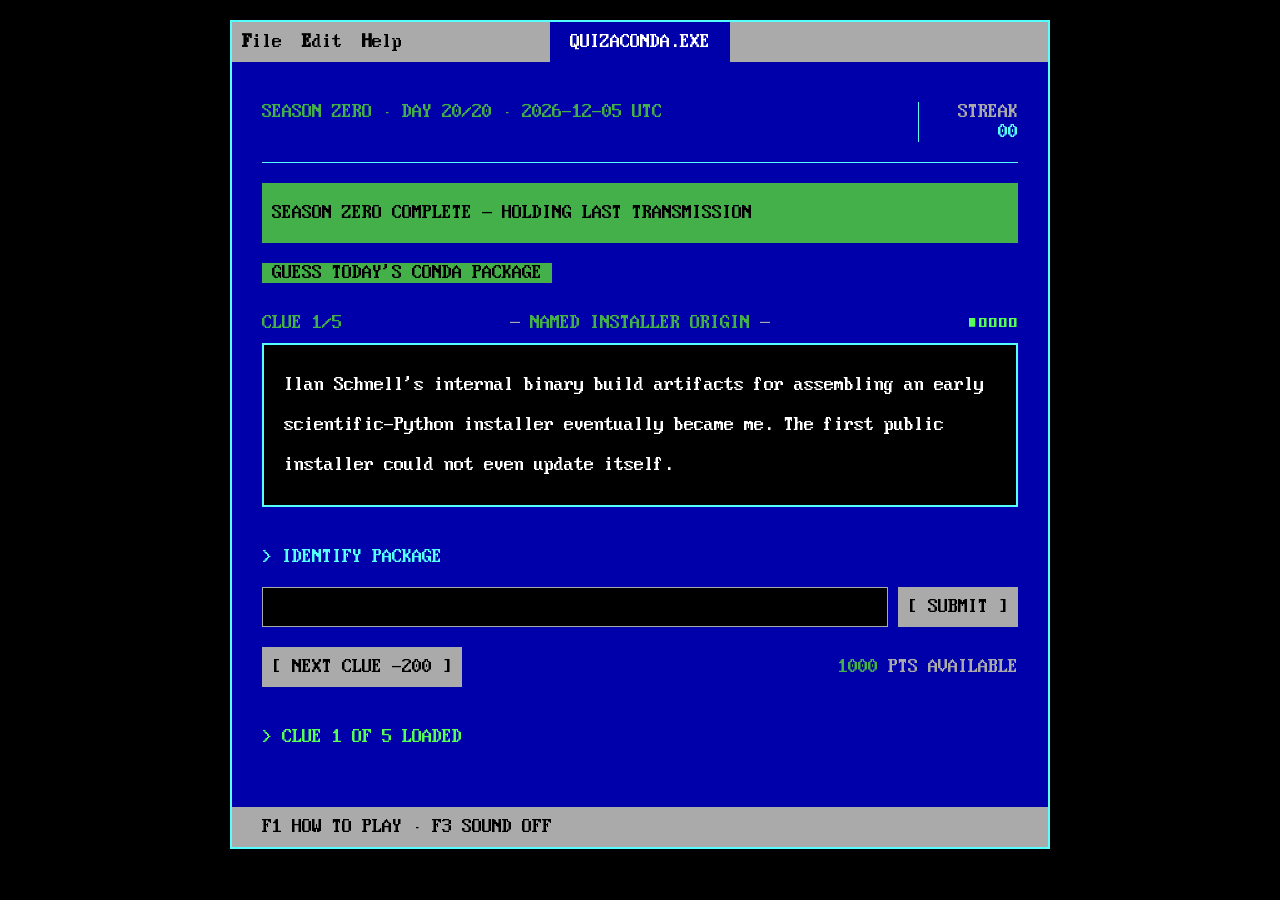
<file: quizaconda/index.html>
<!DOCTYPE html>
<html lang="en">
<head>
<meta charset="utf-8">
<meta name="viewport" content="width=device-width, initial-scale=1, viewport-fit=cover">
<meta name="color-scheme" content="dark">
<meta name="theme-color" content="#070910">
<title>QUIZACONDA — Daily Conda Package Puzzle</title>
<style>
/* Oldschool PC Font Pack v2.2, WebPlus IBM VGA 8x16, CC BY-SA 4.0, int10h.org. */
@font-face {
  font-family: "IBM VGA 8x16";
  src: url("[data-uri]") format("woff");
  font-style: normal;
  font-weight: 400;
  font-display: swap;
}

:root {
  --bg: #070910;
  --surface: #0b0f19;
  --surface-2: #101727;
  --line: #34415f;
  --line-bright: #6fd8ee;
  --blue: #152a72;
  --blue-bright: #2449b8;
  --green: #67f07d;
  --yellow: #f4dd69;
  --red: #ff7676;
  --text: #f4f5ef;
  --muted: #9aa6bb;
  --chrome: #c5c7c9;
  --ink: #08090b;
  --font: "IBM VGA 8x16", "Courier New", monospace;
}
*, *::before, *::after { box-sizing: border-box; }
html { font-size: 125%; }
html, body { margin: 0; min-height: 100%; background: var(--bg); }
body {
  color: var(--text);
  font-family: var(--font);
  font-size: 1rem;
  line-height: 1.35;
}
button, input, summary { font: inherit; }
button, input, dialog, details, .shell, .clue-card, .result, .dossier { border-radius: 0; }
.skip {
  position: absolute;
  left: -9999px;
  top: 0;
  z-index: 20;
  padding: 8px 10px;
  color: var(--ink);
  background: var(--yellow);
}
.skip:focus { left: 8px; top: 8px; }
.shell {
  width: min(760px, calc(100% - 24px));
  margin: 24px auto 48px;
  border: 1px solid var(--line-bright);
  background: var(--surface);
}
.appbar {
  min-height: 34px;
  display: grid;
  grid-template-columns: 1fr auto 1fr;
  align-items: center;
  color: var(--ink);
  background: var(--chrome);
  border-bottom: 2px solid var(--blue-bright);
}
.fake-menu {
  display: flex;
  gap: 18px;
  padding-left: 10px;
  white-space: nowrap;
}
.fake-menu b { color: #a31919; font-weight: 400; }
.app-title {
  padding: 2px 16px;
  color: var(--text);
  background: var(--blue);
  letter-spacing: .08em;
  white-space: nowrap;
}
.menu-wrap {
  position: relative;
  justify-self: end;
  height: 100%;
}
.menu-wrap summary {
  height: 100%;
  min-height: 32px;
  display: grid;
  place-items: center;
  padding: 0 10px;
  cursor: pointer;
  list-style: none;
  color: var(--ink);
}
.menu-wrap summary::-webkit-details-marker { display: none; }
.menu-wrap summary:focus-visible { outline: 2px solid var(--blue); outline-offset: -3px; }
.menu-panel {
  position: absolute;
  z-index: 10;
  top: calc(100% + 2px);
  right: 0;
  width: 190px;
  padding: 8px;
  display: grid;
  gap: 6px;
  color: var(--text);
  background: var(--blue);
  border: 1px solid var(--line-bright);
}
.menu-panel button { width: 100%; min-height: 36px; text-align: left; }
main { padding: 28px 36px 34px; }
.game-head {
  display: flex;
  align-items: start;
  justify-content: space-between;
  gap: 24px;
  padding-bottom: 18px;
  border-bottom: 1px solid var(--line);
}
.brand {
  margin: 0;
  color: var(--green);
  font-size: 1.05rem;
  font-weight: 400;
  letter-spacing: .18em;
}
.brand small {
  display: block;
  margin-top: 4px;
  color: var(--muted);
  font-size: .72rem;
  letter-spacing: .05em;
}
.meta {
  margin-top: 8px;
  color: var(--yellow);
  font-size: .78rem;
  letter-spacing: .04em;
}
.streak {
  min-width: 84px;
  padding-left: 16px;
  border-left: 1px solid var(--line);
  text-align: right;
}
.streak span { display: block; color: var(--muted); font-size: .7rem; letter-spacing: .1em; }
.streak strong { color: var(--line-bright); font-size: 1.25rem; font-weight: 400; }
.intro { padding: 32px 0 22px; }
.eyebrow { margin: 0 0 8px; color: var(--yellow); font-size: .75rem; letter-spacing: .1em; }
h1 {
  margin: 0;
  color: var(--text);
  font-size: clamp(1.7rem, 5vw, 2.55rem);
  font-weight: 400;
  letter-spacing: .02em;
  line-height: 1.05;
}
.intro-copy { max-width: 52ch; margin: 12px 0 0; color: var(--muted); font-size: .92rem; }
.banner {
  margin: 16px 0 0;
  padding: 8px 10px;
  color: var(--yellow);
  background: var(--blue);
  border: 1px solid var(--line-bright);
}
.clue-card {
  min-height: 180px;
  padding: 20px 22px 24px;
  color: var(--text);
  background: #05070c;
  border: 1px solid var(--line-bright);
}
.clue-top {
  display: flex;
  justify-content: space-between;
  gap: 16px;
  padding-bottom: 14px;
  border-bottom: 1px solid var(--line);
}
.clue-kicker { color: var(--yellow); font-size: .8rem; letter-spacing: .08em; }
.clue-dots { color: var(--green); letter-spacing: .22em; white-space: nowrap; }
.clue-body {
  min-height: 88px;
  display: flex;
  align-items: center;
  padding-top: 18px;
}
.clue-body p, .clue-body pre {
  margin: 0;
  max-width: 60ch;
  color: var(--text);
  font-size: clamp(1.08rem, 3vw, 1.32rem);
  line-height: 1.45;
  white-space: pre-wrap;
  overflow-wrap: anywhere;
}
.clue-body pre {
  width: 100%;
  padding: 12px;
  color: var(--green);
  background: var(--surface-2);
  border: 1px solid var(--line);
}
.guess-box { margin-top: 24px; }
.guess-box label {
  display: block;
  margin-bottom: 8px;
  color: var(--line-bright);
  font-size: .82rem;
  letter-spacing: .08em;
}
.input-row { display: grid; grid-template-columns: 1fr auto; gap: 8px; }
.guess-box input {
  width: 100%;
  min-width: 0;
  min-height: 46px;
  padding: 9px 11px;
  color: var(--text);
  background: #03050a;
  border: 1px solid var(--muted);
  text-transform: lowercase;
}
.guess-box input:focus-visible {
  outline: 2px solid var(--yellow);
  outline-offset: 2px;
  border-color: var(--yellow);
}
.primary, .secondary, .menu-panel button {
  min-height: 42px;
  padding: 8px 12px;
  border: 1px solid var(--line-bright);
  cursor: pointer;
}
.primary { color: var(--ink); background: var(--green); }
.secondary, .menu-panel button { color: var(--text); background: var(--blue); }
.primary:hover:not(:disabled), .primary:focus-visible { color: var(--text); background: var(--blue-bright); }
.secondary:hover:not(:disabled), .secondary:focus-visible,
.menu-panel button:hover, .menu-panel button:focus-visible { color: var(--ink); background: var(--chrome); }
button:focus-visible { outline: 2px solid var(--yellow); outline-offset: 2px; }
button:disabled, input:disabled { opacity: .45; cursor: not-allowed; }
.play-actions {
  display: flex;
  justify-content: space-between;
  gap: 12px;
  margin-top: 10px;
}
.potential { align-self: center; color: var(--muted); font-size: .76rem; }
.potential strong { color: var(--yellow); font-weight: 400; }
.status { min-height: 1.5em; margin: 18px 0 0; color: var(--green); font-size: .84rem; }
.result {
  margin-top: 24px;
  padding: 24px;
  text-align: center;
  color: var(--text);
  background: var(--blue);
  border: 1px solid var(--line-bright);
}
.result-kicker { margin: 0 0 8px; color: var(--green); font-size: .84rem; letter-spacing: .1em; }
.result-package {
  margin: 0;
  color: var(--yellow);
  font-size: clamp(1.7rem, 6vw, 2.5rem);
  text-transform: uppercase;
}
.result-summary { margin: 14px 0 4px; color: var(--text); font-size: 1.35rem; }
.result-meta { margin: 0; color: var(--muted); }
.share-pattern {
  margin: 18px 0;
  font-family: ui-monospace, monospace;
  font-size: 1.35rem;
  letter-spacing: .12em;
}
.result-actions { display: flex; justify-content: center; flex-wrap: wrap; gap: 8px; }
.dossier {
  margin-top: 18px;
  padding: 24px;
  color: var(--text);
  background: #05070c;
  border: 1px solid var(--line);
}
.dossier h2, .dossier h3 { font-weight: 400; }
.dossier h2 { margin-top: 0; color: var(--yellow); font-size: 1.15rem; }
.dossier h3 { margin-top: 26px; color: var(--line-bright); font-size: .9rem; letter-spacing: .08em; }
.dossier p, .dossier li { max-width: 66ch; font-size: .9rem; line-height: 1.55; }
.dossier a { color: var(--line-bright); }
.dossier pre {
  padding: 14px;
  overflow-x: auto;
  color: var(--green);
  background: var(--surface-2);
  border: 1px solid var(--line);
}
.dossier .clue-quote, .fact-refs { color: var(--muted); }
.fact-check { padding: 10px; color: var(--green); border: 1px solid #2b7041; }
.fact-refs { margin: 6px 0 14px; font-size: .78rem; }
.fact-refs strong { color: var(--yellow); font-weight: 400; }
.fact-refs a + a::before { content: " · "; color: var(--muted); }
.sources { padding-left: 20px; }
footer {
  padding: 12px 36px;
  color: var(--muted);
  background: #05070c;
  border-top: 1px solid var(--line);
  font-size: .72rem;
}
dialog {
  width: min(540px, calc(100% - 24px));
  padding: 22px;
  color: var(--text);
  background: var(--surface);
  border: 1px solid var(--line-bright);
}
dialog::backdrop { background: rgba(0, 0, 0, .8); }
dialog h2 { margin-top: 0; color: var(--yellow); font-size: 1.1rem; font-weight: 400; }
.val {
  margin: 16px 36px 0;
  padding: 10px;
  color: #ffd9d9;
  background: #351010;
  border: 1px solid var(--red);
  white-space: pre-wrap;
}
.preseason { padding: 48px 36px; color: var(--yellow); white-space: pre-line; }
.hidden { display: none !important; }
.sr {
  position: absolute;
  width: 1px;
  height: 1px;
  overflow: hidden;
  clip: rect(0 0 0 0);
}
body.no-motion *, body.no-motion *::before, body.no-motion *::after {
  animation: none !important;
  transition: none !important;
}
@media (max-width: 620px) {
  .shell { width: 100%; margin: 0; border-left: 0; border-right: 0; }
  .appbar { grid-template-columns: 1fr auto; }
  .fake-menu { gap: 12px; overflow: hidden; }
  .fake-menu span:nth-child(3), .fake-menu span:nth-child(4) { display: none; }
  .app-title { display: none; }
  main { padding: 22px 18px 28px; }
  .game-head { gap: 12px; }
  .intro { padding-top: 26px; }
  .clue-card { padding: 16px; }
  .input-row { grid-template-columns: 1fr; }
  .input-row .primary { width: 100%; }
  .play-actions { align-items: stretch; flex-direction: column-reverse; }
  .potential { text-align: right; }
  .result, .dossier { padding: 18px; }
  footer { padding: 12px 18px; }
  .val { margin: 12px 18px 0; }
}
@media (prefers-reduced-motion: reduce) {
  *, *::before, *::after { animation: none !important; transition: none !important; }
}

/*
  1989 text-mode pass. Every visible label uses one IBM VGA character size.
  Hierarchy comes from the 16-color palette, inversion, spacing, and window
  borders—the tools a DOS application actually had.
*/
:root {
  --dos-black: #000000;
  --dos-blue: #0000aa;
  --dos-green: #00aa00;
  --dos-cyan: #00aaaa;
  --dos-red: #aa0000;
  --dos-magenta: #aa00aa;
  --dos-brown: #aa5500;
  --dos-light-gray: #aaaaaa;
  --dos-dark-gray: #555555;
  --dos-bright-blue: #5555ff;
  --dos-bright-green: #55ff55;
  --dos-bright-cyan: #55ffff;
  --dos-bright-red: #ff5555;
  --dos-bright-magenta: #ff55ff;
  --dos-yellow: #ffff55;
  --dos-white: #ffffff;
  --bg: var(--dos-black);
  --surface: var(--dos-blue);
  --surface-2: var(--dos-black);
  --line: var(--dos-cyan);
  --line-bright: var(--dos-bright-cyan);
  --blue: var(--dos-blue);
  --blue-bright: var(--dos-bright-blue);
  --green: var(--dos-bright-green);
  --yellow: var(--dos-yellow);
  --red: var(--dos-bright-red);
  --text: var(--dos-white);
  --muted: var(--dos-light-gray);
  --chrome: var(--dos-light-gray);
  --ink: var(--dos-black);
}

html, body { background: var(--dos-black); }
body {
  font-size: 1rem;
  line-height: 1;
}
button, input, summary, pre, code, kbd, samp {
  font-family: var(--font);
  font-size: 1rem;
  line-height: 1;
}
.shell {
  width: min(82ch, calc(100% - 2rem));
  margin: 1rem auto 2rem;
  border: 2px solid var(--dos-bright-cyan);
  background: var(--dos-blue);
}
.appbar {
  min-height: 2rem;
  background: var(--dos-light-gray);
  border-bottom: 0;
}
.fake-menu {
  gap: 2ch;
  padding-left: 1ch;
}
.fake-menu b { color: var(--dos-red); }
.app-title {
  padding: .5rem 2ch;
  color: var(--dos-white);
  background: var(--dos-blue);
  letter-spacing: 0;
}
.menu-wrap summary {
  min-height: 2rem;
  padding: 0 1ch;
}
.menu-wrap summary:focus-visible {
  color: var(--dos-white);
  background: var(--dos-blue);
  outline: 0;
}
.menu-panel {
  top: 2rem;
  width: 22ch;
  padding: 1rem 1ch;
  gap: 1rem;
  color: var(--dos-black);
  background: var(--dos-light-gray);
  border: 2px solid var(--dos-white);
}
main {
  padding: 2rem 3ch 3rem;
  background: var(--dos-blue);
}
.game-head {
  gap: 2ch;
  padding-bottom: 1rem;
  border-bottom: 1px solid var(--dos-bright-cyan);
}
.brand,
.brand small,
.meta,
.streak span,
.streak strong,
.eyebrow,
h1,
.intro-copy,
.clue-kicker,
.clue-dots,
.clue-body p,
.clue-body pre,
.guess-box label,
.potential,
.status,
.result-kicker,
.result-package,
.result-summary,
.result-meta,
.share-pattern,
.dossier h2,
.dossier h3,
.dossier p,
.dossier li,
.fact-refs,
footer,
dialog h2 {
  font-size: 1rem;
  line-height: 1;
  letter-spacing: 0;
}
.brand {
  color: var(--dos-bright-green);
}
.brand small {
  margin-top: 1rem;
  color: var(--dos-light-gray);
}
.meta {
  margin-top: 1rem;
  color: var(--dos-yellow);
}
.streak {
  min-width: 10ch;
  padding-left: 2ch;
  border-left: 1px solid var(--dos-bright-cyan);
}
.streak span { color: var(--dos-light-gray); }
.streak strong {
  margin-top: 1rem;
  color: var(--dos-bright-cyan);
}
.intro { padding: 2rem 0; }
.eyebrow {
  margin: 0 0 1rem;
  color: var(--dos-bright-cyan);
}
h1 {
  display: inline-block;
  padding: 0 1ch;
  color: var(--dos-blue);
  background: var(--dos-yellow);
  font-weight: 400;
}
.intro-copy {
  max-width: 58ch;
  margin: 1rem 0 0;
  color: var(--dos-white);
  line-height: 2;
}
.banner {
  margin: 1rem 0 0;
  padding: 1rem 1ch;
  color: var(--dos-black);
  background: var(--dos-yellow);
  border: 0;
}
.clue-card {
  position: relative;
  min-height: 9rem;
  margin-top: 1rem;
  padding: 2rem 2ch 1rem;
  color: var(--dos-white);
  background: var(--dos-black);
  border: 2px solid var(--dos-bright-cyan);
}
.clue-top {
  position: absolute;
  top: -.5rem;
  left: 1ch;
  right: 1ch;
  gap: 2ch;
  padding: 0 1ch;
  background: var(--dos-black);
  border: 0;
}
.clue-kicker { color: var(--dos-yellow); }
.clue-dots { color: var(--dos-bright-green); }
.clue-body {
  min-height: 6rem;
  padding: 0;
  align-items: center;
}
.clue-body p,
.clue-body pre {
  max-width: 72ch;
  color: var(--dos-white);
  line-height: 2;
}
.clue-body pre {
  width: 100%;
  padding: 0;
  color: var(--dos-bright-green);
  background: transparent;
  border: 0;
}
.guess-box { margin-top: 2rem; }
.guess-box label {
  margin-bottom: 1rem;
  color: var(--dos-bright-cyan);
}
.input-row { gap: 1ch; }
.guess-box input {
  min-height: 2rem;
  padding: 0 1ch;
  color: var(--dos-white);
  background: var(--dos-black);
  border: 1px solid var(--dos-light-gray);
  caret-color: var(--dos-yellow);
}
.guess-box input:focus-visible {
  outline: 0;
  border: 2px solid var(--dos-yellow);
}
.primary, .secondary, .menu-panel button {
  min-height: 2rem;
  padding: 0 1ch;
  color: var(--dos-black);
  background: var(--dos-light-gray);
  border: 0;
}
.primary::before, .secondary::before, .menu-panel button::before { content: "[ "; }
.primary::after, .secondary::after, .menu-panel button::after { content: " ]"; }
.primary:hover:not(:disabled), .primary:focus-visible,
.secondary:hover:not(:disabled), .secondary:focus-visible,
.menu-panel button:hover, .menu-panel button:focus-visible {
  color: var(--dos-white);
  background: var(--dos-blue);
  outline: 1px solid var(--dos-white);
  outline-offset: 0;
}
button:focus-visible {
  outline: 1px solid var(--dos-white);
  outline-offset: 0;
}
button:disabled, input:disabled { opacity: 1; color: var(--dos-dark-gray); }
.play-actions {
  margin-top: 1rem;
  gap: 2ch;
}
.potential { color: var(--dos-light-gray); }
.potential strong { color: var(--dos-yellow); }
.status {
  min-height: 1rem;
  margin: 2rem 0 0;
  color: var(--dos-bright-green);
}
.result {
  margin-top: 2rem;
  padding: 2rem 2ch;
  text-align: left;
  color: var(--dos-black);
  background: var(--dos-cyan);
  border: 2px solid var(--dos-white);
}
.result-kicker,
.result-package,
.result-summary,
.result-meta { color: var(--dos-black); }
.result-package {
  margin: 1rem 0 0;
  font-weight: 400;
}
.result-summary { margin: 1rem 0 0; }
.result-meta { margin: 1rem 0 0; }
.share-pattern {
  margin: 1rem 0;
  color: var(--dos-black);
  font-family: var(--font);
}
.result-actions { justify-content: flex-start; gap: 1ch; }
.dossier {
  margin-top: 2rem;
  padding: 2rem 2ch;
  color: var(--dos-white);
  background: var(--dos-black);
  border: 2px solid var(--dos-bright-cyan);
}
.dossier h2 { color: var(--dos-yellow); }
.dossier h3 { margin-top: 2rem; color: var(--dos-bright-cyan); }
.dossier p, .dossier li { line-height: 2; }
.dossier a { color: var(--dos-bright-cyan); }
.dossier pre {
  padding: 1rem 1ch;
  color: var(--dos-bright-green);
  background: var(--dos-blue);
  border: 0;
  font-family: var(--font);
  font-size: 1rem;
  line-height: 1;
}
.dossier .clue-quote, .fact-refs { color: var(--dos-light-gray); }
.fact-check {
  padding: 1rem 1ch;
  color: var(--dos-bright-green);
  border: 1px solid var(--dos-bright-green);
}
.fact-refs { margin: 1rem 0; }
.fact-refs strong { color: var(--dos-yellow); }
footer {
  min-height: 2rem;
  padding: .5rem 3ch;
  color: var(--dos-black);
  background: var(--dos-light-gray);
  border-top: 0;
}
dialog {
  width: min(64ch, calc(100% - 2rem));
  padding: 2rem 2ch;
  color: var(--dos-white);
  background: var(--dos-blue);
  border: 2px solid var(--dos-white);
}
dialog h2 { color: var(--dos-yellow); }
.val {
  margin: 1rem 3ch 0;
  padding: 1rem 1ch;
  color: var(--dos-white);
  background: var(--dos-red);
  border: 0;
}
.preseason { padding: 3rem 3ch; }

@media (max-width: 620px) {
  html { font-size: 100%; }
  body { font-size: 1rem; }
  .shell { width: 100%; margin: 0; border-left: 0; border-right: 0; }
  main { padding: 2rem 2ch; }
  .fake-menu { gap: 1ch; }
  .game-head { gap: 1ch; }
  .clue-card { padding-left: 1ch; padding-right: 1ch; }
  .input-row { grid-template-columns: 1fr; }
  .play-actions { align-items: stretch; flex-direction: column-reverse; }
  .potential { text-align: right; }
  .result, .dossier { padding: 2rem 1ch; }
  footer { padding: .5rem 2ch; }
}

/* Anaconda-green DOS palette. */
:root {
  --anaconda-green: #43b049;
  --yellow: var(--anaconda-green);
  --dos-yellow: var(--anaconda-green);
}
.identity-block { min-width: 0; }
.game-head .meta { margin-top: 0; }
.meta,
.clue-kicker,
.potential strong,
.dossier h2,
.fact-refs strong,
dialog h2 {
  color: var(--anaconda-green);
}
.banner { background: var(--anaconda-green); }
h1 {
  color: var(--dos-black);
  background: var(--anaconda-green);
}
.guess-box input { caret-color: var(--anaconda-green); }
.guess-box input:focus-visible { border-color: var(--anaconda-green); }
.primary:hover:not(:disabled), .primary:focus-visible,
.secondary:hover:not(:disabled), .secondary:focus-visible,
.menu-panel button:hover, .menu-panel button:focus-visible {
  color: var(--dos-black);
  background: var(--anaconda-green);
  outline-color: var(--dos-white);
}
.intro {
  display: flex;
  align-items: center;
  gap: 1ch;
  padding: 1rem 0;
}
.intro .eyebrow { margin: 0; }
.intro .eyebrow::after { content: " //"; color: var(--dos-light-gray); }
.intro-copy { display: none; }

/* Functional DOS menu chrome. */
.appbar {
  position: relative;
  z-index: 30;
}
.appbar-spacer { min-width: 1px; }
.dos-menus {
  display: flex;
  align-self: stretch;
  min-width: 0;
}
.dos-menu {
  position: relative;
  height: 100%;
}
.dos-menu > summary {
  min-height: 2rem;
  display: flex;
  align-items: center;
  padding: 0 1ch;
  color: var(--dos-black);
  cursor: pointer;
  list-style: none;
}
.dos-menu > summary::-webkit-details-marker { display: none; }
.dos-menu[open] > summary,
.dos-menu > summary:hover,
.dos-menu > summary:focus-visible,
.menu-wrap[open] > summary {
  color: var(--dos-black);
  background: var(--anaconda-green);
  outline: 0;
}
.dos-menu-panel {
  left: 0;
  right: auto;
  width: max-content;
  min-width: 24ch;
}
.menu-panel { z-index: 40; }
.menu-panel button:disabled {
  color: var(--dos-dark-gray);
  background: var(--dos-light-gray);
}
.statusbar {
  display: flex;
  align-items: center;
  flex-wrap: wrap;
  gap: 0 1ch;
}
.status-key {
  min-height: 1rem;
  padding: 0;
  color: var(--dos-black);
  background: transparent;
  border: 0;
  cursor: pointer;
}
.status-key:hover,
.status-key:focus-visible {
  color: var(--dos-black);
  background: var(--anaconda-green);
  outline: 0;
}
.package-link {
  min-height: 2rem;
  width: max-content;
  display: inline-block;
  padding: 0 1ch;
  color: var(--dos-black);
  background: var(--dos-light-gray);
  border: 0;
  text-decoration: none;
  line-height: 2rem;
  white-space: nowrap;
}
.package-link::before { content: "[ "; }
.package-link::after { content: " ]"; }
.package-link:hover,
.package-link:focus-visible {
  color: var(--dos-black);
  background: var(--anaconda-green);
  outline: 1px solid var(--dos-white);
}
.package-actions {
  display: flex;
  flex-wrap: wrap;
  gap: 1ch;
  margin-top: 1rem;
}
.dossier-package-links {
  padding: 1rem 1ch;
  color: var(--dos-white);
  background: var(--dos-blue);
}
.dossier-package-links strong { color: var(--anaconda-green); }
.dossier-package-links a { color: var(--dos-bright-cyan); }
.dossier-share {
  margin-top: 2rem;
  padding-top: 2rem;
  border-top: 1px solid var(--dos-bright-cyan);
}
.dossier-share p {
  margin: 0 0 1rem;
  color: var(--dos-light-gray);
}
.dossier-share .share-status {
  min-height: 1rem;
  margin: 1rem 0 0;
  color: var(--anaconda-green);
}
.dialog-keys {
  display: grid;
  grid-template-columns: max-content 1fr;
  gap: 1rem 2ch;
  margin: 2rem 0;
}
.dialog-keys dt { color: var(--anaconda-green); }
.dialog-keys dd { margin: 0; }
.dos-prompt {
  padding: 1rem 1ch;
  color: var(--anaconda-green);
  background: var(--dos-black);
  border: 1px solid var(--dos-bright-cyan);
  line-height: 2;
  white-space: pre-wrap;
}
.dos-prompt a { color: var(--dos-bright-cyan); }
.exit-prompt {
  display: flex;
  align-items: center;
  gap: 1ch;
}
.reset-choice-line {
  display: flex;
  align-items: center;
  gap: 1ch;
  margin-top: 1rem;
  white-space: normal;
}
.exit-choice {
  width: 3ch;
  min-height: 1rem;
  padding: 0;
  color: var(--anaconda-green);
  background: var(--dos-black);
  border: 0;
  outline: 0;
  text-transform: uppercase;
}
.exit-message {
  min-height: 1rem;
  color: var(--anaconda-green);
}
.clue-heading {
  display: grid;
  grid-template-columns: 1fr auto 1fr;
  align-items: center;
  gap: 1ch;
  margin: .5rem 0;
}
.clue-count {
  color: var(--anaconda-green);
  white-space: nowrap;
}
.clue-category-box {
  margin: 0;
  color: var(--anaconda-green);
  font-size: 1rem;
  font-weight: 400;
  line-height: 1;
  text-align: center;
  white-space: nowrap;
}
.clue-category-box::before { content: "─ "; color: var(--dos-light-gray); }
.clue-category-box::after { content: " ─"; color: var(--dos-light-gray); }
.clue-heading .clue-dots { justify-self: end; }
.clue-card {
  position: static;
  min-height: 6rem;
  margin-top: 0;
  padding: 1rem 2ch;
}
.clue-body {
  min-height: 4rem;
  padding: 0;
}
#play.round-complete .game-head,
#play.round-complete .intro,
#play.round-complete .clue-heading,
#play.round-complete .clue-card,
#play.round-complete .guess-box,
#play.round-complete .play-actions,
#play.round-complete .status {
  display: none;
}
#play.round-complete .result { margin-top: 1rem; }

@media (max-width: 720px) {
  .game-head { display: block; }
  .streak {
    margin-top: 1rem;
    padding: 0;
    border: 0;
    text-align: left;
  }
  .streak span, .streak strong { display: inline; margin: 0; }
  .streak span::after { content: " "; }
}
@media (max-width: 460px) {
  .intro { align-items: flex-start; flex-direction: column; }
  .intro .eyebrow::after { content: ""; }
}

</style>
</head>

<body>
<a class="skip" href="#guess">Skip to guess</a>
<noscript>QUIZACONDA requires JavaScript to run the daily package puzzle.</noscript>
<div class="shell">
  <header class="appbar">
    <div class="dos-menus" aria-label="Application menus">
      <details class="dos-menu" id="menu-file">
        <summary aria-label="File"><b>F</b>ile</summary>
        <div class="menu-panel dos-menu-panel">
          <button type="button" id="menu-share">SHARE RESULT</button>
          <button type="button" id="menu-exit">EXIT TO DOS</button>
        </div>
      </details>
      <details class="dos-menu" id="menu-edit">
        <summary aria-label="Edit"><b>E</b>dit</summary>
        <div class="menu-panel dos-menu-panel">
          <button type="button" id="menu-sound" aria-pressed="false">SOUND OFF</button>
        </div>
      </details>
      <details class="dos-menu" id="menu-help">
        <summary aria-label="Help"><b>H</b>elp</summary>
        <div class="menu-panel dos-menu-panel">
          <button type="button" id="menu-rules">HOW TO PLAY</button>
          <button type="button" id="menu-keys">KEYBOARD</button>
          <button type="button" id="menu-about">ABOUT QUIZACONDA</button>
        </div>
      </details>
    </div>
    <div class="app-title" aria-hidden="true">QUIZACONDA.EXE</div>
    <div class="appbar-spacer" aria-hidden="true"></div>
  </header>
  <div id="validation" class="val hidden" role="alert"></div>
  <div id="preseason" class="preseason hidden"></div>
  <main id="play">
    <header class="game-head">
      <div class="identity-block">
        <div class="meta" id="tx-meta">SEASON ZERO · DAY --/20</div>
      </div>
      <div class="streak"><span>STREAK</span><strong id="stat-streak">00</strong></div>
    </header>
    <p id="season-banner" class="banner hidden"></p>
    <section class="intro" aria-labelledby="game-title">
      <h1 id="game-title">GUESS TODAY'S CONDA PACKAGE</h1>
      <p class="intro-copy">One clue at a time. Guess when you know it, or reveal the next clue. Five clues maximum.</p>
    </section>
    <div class="clue-heading">
      <span class="clue-count" id="clue-count">CLUE 1/5</span>
      <h2 class="clue-category-box" id="free-kicker">ORIGIN STORY</h2>
      <span class="clue-dots" id="clue-dots" aria-hidden="true">■□□□□</span>
    </div>
    <section class="clue-card" aria-label="Current clue">
      <div class="clue-body" id="free-body" aria-live="polite"></div>
    </section>
    <form class="guess-box" id="guess-form" autocomplete="off">
      <label for="guess">&gt; IDENTIFY PACKAGE</label>
      <div class="input-row">
        <input id="guess" name="guess" maxlength="64" spellcheck="false" autocapitalize="off" autocorrect="off">
        <button class="primary" type="submit" id="btn-guess">SUBMIT</button>
      </div>
    </form>
    <div class="play-actions">
      <button class="secondary" type="button" id="btn-next">NEXT CLUE -200</button>
      <span class="potential"><strong id="potential-score">1000</strong> PTS AVAILABLE</span>
    </div>
    <p class="status" id="status" aria-live="polite"></p>
    <section class="result hidden" id="result" aria-live="polite" tabindex="-1">
      <p class="result-kicker" id="result-kicker">IDENTITY CONFIRMED</p>
      <p class="result-package" id="result-package"></p>
      <p class="result-summary" id="result-summary"></p>
      <p class="result-meta" id="result-meta"></p>
      <p class="share-pattern" id="share-pattern" aria-label="Clue path"></p>
    </section>
    <section id="dossier" class="dossier hidden" aria-live="polite" aria-labelledby="dossier-title"></section>
  </main>
  <footer class="statusbar">
    <button type="button" class="status-key" id="footer-f1">F1 HOW TO PLAY</button>
    <span aria-hidden="true">·</span>
    <button type="button" class="status-key" id="footer-f3" aria-pressed="false">F3 SOUND OFF</button>
  </footer>
</div>
<dialog id="rules">
  <h2>HOW TO PLAY</h2>
  <p>Identify one Python package from progressively revealed clues. Start with clue 1. A wrong answer reveals the next clue automatically.</p>
  <p>You may choose NEXT CLUE at any time. Solve earlier for a higher score: 1000 / 800 / 600 / 400 / 200.</p>
  <p>Distribution names, import names, and common aliases are accepted. Progress and sound stay in this browser. No account is required.</p>
  <form method="dialog"><button class="primary" value="ok">PLAY</button></form>
</dialog>
<dialog id="keys-dialog">
  <h2>KEYBOARD</h2>
  <dl class="dialog-keys">
    <dt>F1 / ?</dt><dd>How to play</dd>
    <dt>F3</dt><dd>Sound on / off</dd>
    <dt>ALT+F/E/H</dt><dd>Open application menus</dd>
    <dt>ENTER</dt><dd>Submit typed package</dd>
    <dt>ESC</dt><dd>Close the active menu</dd>
  </dl>
  <form method="dialog"><button class="primary" value="ok">RETURN</button></form>
</dialog>
<dialog id="about-dialog">
  <h2>ABOUT QUIZACONDA.EXE</h2>
  <pre class="dos-prompt">QUIZACONDA.EXE  0.9 COMPACT
<a href="https://www.anaconda.com/" target="_blank" rel="noopener noreferrer">ANACONDA</a> INCUBATION // SEASON ZERO
20 PACKAGES · 20 DAYS · 1 DAILY SIGNAL</pre>
  <p>An imaginary 1990 DOS Conda-package identification game, built with modern HTML and fact-checked references.</p>
  <p>Some commands are older than DOS.</p>
  <form method="dialog"><button class="primary" value="ok">RETURN</button></form>
</dialog>
<dialog id="exit-dialog">
  <h2>EXIT TO DOS?</h2>
  <form id="exit-form">
    <label class="dos-prompt exit-prompt" for="exit-choice">C:\QUIZACONDA&gt; EXIT TO DOS? (Y/N)
      <input class="exit-choice" id="exit-choice" name="exit-choice" maxlength="1" autocomplete="off" aria-label="Type Y to exit or N to return" autofocus>
    </label>
    <p>Y opens an MS-DOS 6.22 machine at PCjs. Your Quizaconda progress remains saved locally.</p>
    <p class="exit-message" id="exit-message" aria-live="polite"></p>
    <button class="primary" type="submit" id="exit-confirm">ENTER</button>
    <button class="primary" type="button" id="exit-cancel">RETURN TO QUIZACONDA</button>
  </form>
</dialog>
<dialog id="reset-dialog">
  <h2>FORMAT LOCAL DISK?</h2>
  <form id="reset-form">
    <div class="dos-prompt">C:\QUIZACONDA&gt; FORMAT C:
SIMULATED FORMAT — ERASE THIS VERSION'S PROGRESS, STREAK, AND PREFERENCES?
      <label class="reset-choice-line" for="reset-choice">CONTINUE? (Y/N)
        <input class="exit-choice" id="reset-choice" name="reset-choice" maxlength="1" autocomplete="off" aria-label="Type Y to reset Quizaconda data or N to cancel">
      </label>
    </div>
    <p>Only Quizaconda data in this browser will be removed. No browser files or unrelated site data will be affected.</p>
    <p class="exit-message" id="reset-message" aria-live="polite"></p>
    <button class="primary" type="submit" id="reset-confirm">ENTER</button>
    <button class="primary" type="button" id="reset-cancel">RETURN TO QUIZACONDA</button>
  </form>
</dialog>
<dialog id="easter-egg">
  <h2>SECRET PASSAGE</h2>
  <pre class="dos-prompt">A HOLLOW VOICE SAYS:
"THE PACKAGE IS IN ANOTHER ENVIRONMENT."</pre>
  <p>No clue spent. No guess recorded.</p>
  <form method="dialog"><button class="primary" value="ok">RETURN</button></form>
</dialog>
<script>
const SEASON_START_UTC = "2026-08-27";
const STORAGE_KEY = "quizaconda:compact-v2:v1";
const DOS_DESTINATION = "https://www.pcjs.org/software/pcx86/sys/dos/microsoft/6.22/";
const CAT_ORDER = ["origin", "dependencies", "code", "security", "weird"];
const CAT_META = {
  origin: { label: "Origin Story", short: "ORIGIN" },
  dependencies: { label: "Dependency Hell", short: "DEPS" },
  code: { label: "Code, Probably", short: "CODE" },
  security: { label: "CVE You Later", short: "CVE" },
  weird: { label: "Weird Flex", short: "WEIRD" }
};

const PUZZLES = [
  {
    "id": "season-0-day-01",
    "answer": "pandas",
    "aliases": [
      "pandas",
      "pd"
    ],
    "free": "origin",
    "clues": {
      "origin": {
        "label": "Creator Biography",
        "text": "Before creating me at a quantitative hedge fund, my author had already helped organize the GoldenEye 007 speedrunning community.",
        "format": "text",
        "sources": [
          "https://opensource.posit.co/resources/videos/2025-12-03_wes-mckinney-part-1-building-pandas-arrow-and-a-speedrunning-legacy/",
          "https://pandas.pydata.org/about/index.html"
        ]
      },
      "dependencies": {
        "label": "Label Semantics",
        "text": "When two labeled objects do arithmetic, I align on labels first. The result keeps the union of their indexes and inserts missing values where labels do not meet.",
        "format": "text",
        "sources": [
          "https://pandas.pydata.org/docs/user_guide/dsintro.html"
        ]
      },
      "code": {
        "label": "API Fingerprint",
        "text": "df = mystery.DataFrame(rows)\ndf.groupby(\"team\")[\"score\"].mean()",
        "format": "code",
        "sources": [
          "https://pandas.pydata.org/docs/user_guide/groupby.html"
        ]
      },
      "security": {
        "label": "Data Model",
        "text": "My core objects are a one-dimensional `Series` and a two-dimensional `DataFrame`. I sit on NumPy, but preserve labels and heterogeneous columns.",
        "format": "text",
        "sources": [
          "https://pandas.pydata.org/docs/getting_started/overview.html"
        ]
      },
      "weird": {
        "label": "Alias And Mission",
        "text": "Most users import me as `pd`. My stated aim is to be Python's fundamental high-level building block for practical, real-world data analysis.",
        "format": "text",
        "sources": [
          "https://pandas.pydata.org/docs/getting_started/overview.html"
        ]
      }
    },
    "dossier": {
      "summary": "pandas provides labeled Series and DataFrame structures for practical data analysis. Development began at AQR Capital Management in 2008, and NumPy remains its numerical foundation.",
      "install": "pandas",
      "importName": "pandas",
      "notes": {
        "origin": "Wes McKinney participated in GoldenEye speedrunning communities before moving from quantitative finance to create pandas at AQR in 2008.",
        "dependencies": "Automatic label alignment unions indexes and introduces missing values where labels do not match.",
        "code": "The `groupby` API implements the split-apply-combine pattern.",
        "security": "`Series` and `DataFrame` represent labeled, potentially heterogeneous data, and pandas is built on NumPy.",
        "weird": "The conventional import alias is `pd`, and the project aims to provide high-level building blocks for data analysis."
      },
      "ecosystem": [
        "NumPy",
        "python-dateutil",
        "tzdata",
        "PyArrow",
        "seaborn",
        "statsmodels",
        "scikit-learn"
      ],
      "example": "import pandas as pd\n\nsales = pd.DataFrame({\"region\": [\"east\", \"west\", \"east\"], \"amount\": [10, 20, 30]})\nprint(sales.groupby(\"region\")[\"amount\"].sum())",
      "sources": [
        {
          "label": "Posit interview",
          "url": "https://opensource.posit.co/resources/videos/2025-12-03_wes-mckinney-part-1-building-pandas-arrow-and-a-speedrunning-legacy/"
        },
        {
          "label": "pandas project history",
          "url": "https://pandas.pydata.org/about/index.html"
        },
        {
          "label": "Intro to data structures",
          "url": "https://pandas.pydata.org/docs/user_guide/dsintro.html"
        },
        {
          "label": "Group by guide",
          "url": "https://pandas.pydata.org/docs/user_guide/groupby.html"
        },
        {
          "label": "Package overview",
          "url": "https://pandas.pydata.org/docs/getting_started/overview.html"
        },
        {
          "label": "PyPI package record",
          "url": "https://pypi.org/project/pandas/"
        },
        {
          "label": "PyArrow integration guide",
          "url": "https://pandas.pydata.org/docs/user_guide/pyarrow.html"
        },
        {
          "label": "DataFrame.groupby API",
          "url": "https://pandas.pydata.org/docs/reference/api/pandas.DataFrame.groupby.html"
        },
        {
          "label": "pandas ecosystem",
          "url": "https://pandas.pydata.org/pandas-docs/version/2.0/ecosystem.html"
        },
        {
          "label": "runtime and optional dependencies",
          "url": "https://pandas.pydata.org/docs/getting_started/install.html#dependencies"
        }
      ],
      "reviewed": "2026-08-27",
      "identitySources": [
        "https://pypi.org/project/pandas/"
      ],
      "summarySources": [
        "https://pandas.pydata.org/docs/getting_started/overview.html",
        "https://pandas.pydata.org/about/index.html"
      ],
      "ecosystemSources": [
        "https://pandas.pydata.org/docs/getting_started/install.html#dependencies",
        "https://pandas.pydata.org/docs/user_guide/pyarrow.html",
        "https://pandas.pydata.org/pandas-docs/version/2.0/ecosystem.html"
      ],
      "exampleSources": [
        "https://pandas.pydata.org/docs/reference/api/pandas.DataFrame.groupby.html"
      ]
    }
  },
  {
    "id": "season-0-day-02",
    "answer": "numpy",
    "aliases": [
      "numpy",
      "np"
    ],
    "free": "origin",
    "clues": {
      "origin": {
        "label": "Founder Biography",
        "text": "My founder earned a PhD in biomedical engineering and was an electrical and computer engineering professor when he built me.",
        "format": "text",
        "sources": [
          "https://science.byu.edu/college-events/honored-alumni-lecture-2024-10-10"
        ]
      },
      "dependencies": {
        "label": "Project Unification",
        "text": "In 2005 I reconciled two rival Python array projects, Numeric and Numarray, into one successor.",
        "format": "text",
        "sources": [
          "https://numpy.org/about/"
        ]
      },
      "code": {
        "label": "Array Behavior",
        "text": "mystery.arange(6).reshape(2, 3) + [10, 20, 30]",
        "format": "code",
        "sources": [
          "https://numpy.org/doc/stable/user/basics.broadcasting.html"
        ]
      },
      "security": {
        "label": "Implementation Role",
        "text": "My `ndarray` and universal functions form a common interchange layer for scientific Python. Optimized linear algebra may delegate to BLAS and LAPACK.",
        "format": "text",
        "sources": [
          "https://numpy.org/doc/stable/user/whatisnumpy.html",
          "https://numpy.org/doc/stable/building/blas_lapack.html"
        ]
      },
      "weird": {
        "label": "Alias And Mission",
        "text": "I am the fundamental package for scientific computing in Python and am conventionally imported as `np`.",
        "format": "text",
        "sources": [
          "https://numpy.org/doc/stable/",
          "https://numpy.org/about/"
        ]
      }
    },
    "dossier": {
      "summary": "NumPy is Python's foundational multidimensional-array and numerical-computing package. It unified ideas from Numeric and numarray and now underpins much of scientific Python.",
      "install": "numpy",
      "importName": "numpy",
      "notes": {
        "origin": "Travis Oliphant earned a PhD in biomedical engineering and built NumPy in 2005 while a professor of Electrical and Computer Engineering.",
        "dependencies": "NumPy was created in 2005 from the earlier Numeric and Numarray libraries.",
        "code": "The package handles operations between differently shaped arrays, including row-wise addition patterns like this one.",
        "security": "N-dimensional arrays and universal functions form the core API, with BLAS and LAPACK available as optimized backends.",
        "weird": "NumPy is a foundation for scientific computing in Python and is conventionally imported as `np`."
      },
      "ecosystem": [
        "BLAS/LAPACK",
        "SciPy",
        "pandas",
        "Matplotlib",
        "scikit-learn"
      ],
      "example": "import numpy as np\n\ntemperatures = np.array([[18, 20, 22], [21, 23, 25]])\nprint((temperatures + np.array([0, 1, -1])).mean(axis=0))",
      "sources": [
        {
          "label": "BYU alumni biography",
          "url": "https://science.byu.edu/college-events/honored-alumni-lecture-2024-10-10"
        },
        {
          "label": "NumPy about page",
          "url": "https://numpy.org/about/"
        },
        {
          "label": "Broadcasting guide",
          "url": "https://numpy.org/doc/stable/user/basics.broadcasting.html"
        },
        {
          "label": "What is NumPy?",
          "url": "https://numpy.org/doc/stable/user/whatisnumpy.html"
        },
        {
          "label": "BLAS and LAPACK build guide",
          "url": "https://numpy.org/doc/stable/building/blas_lapack.html"
        },
        {
          "label": "NumPy documentation",
          "url": "https://numpy.org/doc/stable/"
        },
        {
          "label": "official NumPy history",
          "url": "https://numpy.org/history/"
        },
        {
          "label": "PyPI package record",
          "url": "https://pypi.org/project/numpy/"
        },
        {
          "label": "NumPy homepage and ecosystem overview",
          "url": "https://numpy.org/"
        }
      ],
      "reviewed": "2026-08-27",
      "identitySources": [
        "https://pypi.org/project/numpy/"
      ],
      "summarySources": [
        "https://numpy.org/doc/stable/user/whatisnumpy.html",
        "https://numpy.org/history/"
      ],
      "ecosystemSources": [
        "https://numpy.org/",
        "https://numpy.org/doc/stable/building/blas_lapack.html"
      ],
      "exampleSources": [
        "https://numpy.org/doc/stable/user/basics.broadcasting.html"
      ]
    }
  },
  {
    "id": "season-0-day-03",
    "answer": "requests",
    "aliases": [
      "requests",
      "python-requests"
    ],
    "free": "origin",
    "clues": {
      "origin": {
        "label": "Release-note Lore",
        "text": "My earliest changelog labels version 0.0.1 \"Frustration\" and version 0.2.0 \"Birth!\"",
        "format": "text",
        "sources": [
          "https://pypi.org/project/requests/0.5.1/"
        ]
      },
      "dependencies": {
        "label": "Connection Behavior",
        "text": "A `Session` persists cookies and reuses TCP connections. Keep-alive is automatic because of the connection pool underneath me.",
        "format": "text",
        "sources": [
          "https://requests.readthedocs.io/en/latest/user/advanced/"
        ]
      },
      "code": {
        "label": "API Fingerprint",
        "text": "r = mystery.get(url, params={\"q\": \"python\"}, timeout=5)\nr.raise_for_status()",
        "format": "code",
        "sources": [
          "https://requests.readthedocs.io/en/latest/user/quickstart/"
        ]
      },
      "security": {
        "label": "Transport Stack",
        "text": "I present the friendly surface, while `urllib3` handles connection pooling below it. Certificate roots come from `certifi`.",
        "format": "text",
        "sources": [
          "https://requests.readthedocs.io/en/latest/",
          "https://requests.readthedocs.io/en/latest/user/advanced/#ssl-cert-verification"
        ]
      },
      "weird": {
        "label": "Slogan",
        "text": "My enduring tagline is \"HTTP for Humans.\"",
        "format": "text",
        "sources": [
          "https://requests.readthedocs.io/en/latest/"
        ]
      }
    },
    "dossier": {
      "summary": "Requests is a high-level Python HTTP client created to replace awkward standard-library workflows with an API for human beings. Its small interface wraps redirects, TLS verification, cookies, decoding, and connection pools.",
      "install": "requests",
      "importName": "requests",
      "notes": {
        "origin": "The original project history framed its creation with entries titled \"Frustration\" and \"Birth!\".",
        "dependencies": "A session persists cookies and reuses TCP connections through connection pooling and automatic keep-alive.",
        "code": "`get` accepts query parameters and timeouts, while `raise_for_status` turns unsuccessful HTTP responses into exceptions.",
        "security": "Connection pooling comes from `urllib3`, while CA certificate handling uses `certifi`.",
        "weird": "Its tagline is \"HTTP for Humans.\""
      },
      "ecosystem": [
        "urllib3",
        "certifi",
        "idna",
        "charset-normalizer"
      ],
      "example": "import requests\n\nresponse = requests.get(\"https://httpbin.org/get\", params={\"topic\": \"trivia\"}, timeout=5)\nresponse.raise_for_status()\nprint(response.json()[\"args\"])",
      "advisory": {
        "id": "CVE-2023-32681",
        "ghsa": "GHSA-j8r2-6x86-q33q",
        "disclosed": "2023",
        "affected": "Requests >=2.3.0,<2.31.0 in the documented proxied redirect scenario",
        "fixed": "2.31.0",
        "class": "Proxy credential leakage on HTTPS redirect",
        "source": "https://github.com/psf/requests/security/advisories/GHSA-j8r2-6x86-q33q",
        "sources": [
          "https://github.com/psf/requests/security/advisories/GHSA-j8r2-6x86-q33q",
          "https://nvd.nist.gov/vuln/detail/CVE-2023-32681"
        ]
      },
      "sources": [
        {
          "label": "Requests 0.5.1 on PyPI",
          "url": "https://pypi.org/project/requests/0.5.1/"
        },
        {
          "label": "Advanced usage",
          "url": "https://requests.readthedocs.io/en/latest/user/advanced/"
        },
        {
          "label": "Requests quickstart",
          "url": "https://requests.readthedocs.io/en/latest/user/quickstart/"
        },
        {
          "label": "Requests documentation",
          "url": "https://requests.readthedocs.io/en/latest/"
        },
        {
          "label": "SSL certificate verification",
          "url": "https://requests.readthedocs.io/en/latest/user/advanced/#ssl-cert-verification"
        },
        {
          "label": "current PyPI package record",
          "url": "https://pypi.org/project/requests/"
        },
        {
          "label": "current dependency metadata",
          "url": "https://github.com/psf/requests/blob/main/pyproject.toml"
        },
        {
          "label": "project security advisory",
          "url": "https://github.com/psf/requests/security/advisories/GHSA-j8r2-6x86-q33q"
        },
        {
          "label": "NVD CVE record",
          "url": "https://nvd.nist.gov/vuln/detail/CVE-2023-32681"
        }
      ],
      "reviewed": "2026-08-27",
      "identitySources": [
        "https://pypi.org/project/requests/"
      ],
      "summarySources": [
        "https://requests.readthedocs.io/en/latest/"
      ],
      "ecosystemSources": [
        "https://github.com/psf/requests/blob/main/pyproject.toml",
        "https://requests.readthedocs.io/en/latest/user/advanced/"
      ],
      "exampleSources": [
        "https://requests.readthedocs.io/en/latest/user/quickstart/"
      ]
    }
  },
  {
    "id": "season-0-day-04",
    "answer": "matplotlib",
    "aliases": [
      "matplotlib",
      "pyplot",
      "mpl"
    ],
    "free": "origin",
    "clues": {
      "origin": {
        "label": "Scientific Origin Story",
        "text": "A postdoc building an epilepsy and EEG analysis application outgrew a commercial numerical environment and found that Python lacked the 2D plotting tool he needed.",
        "format": "text",
        "sources": [
          "https://matplotlib.org/stable/project/history.html"
        ]
      },
      "dependencies": {
        "label": "Dual-interface Design",
        "text": "He preserved a familiar stateful command style for scientists, but also created an object model built around `Figure`, `Axes`, and `Artist`.",
        "format": "text",
        "sources": [
          "https://matplotlib.org/stable/project/history.html"
        ]
      },
      "code": {
        "label": "API Fingerprint",
        "text": "fig, ax = mystery.subplots()\nax.plot([1, 2, 3], [1, 4, 9])\nax.set_xlabel(\"x\")",
        "format": "code",
        "sources": [
          "https://matplotlib.org/stable/users/explain/quick_start.html"
        ]
      },
      "security": {
        "label": "Cultural Feature",
        "text": "A context manager deliberately makes scientifically precise plots look hand-drawn, like an xkcd comic.",
        "format": "text",
        "sources": [
          "https://matplotlib.org/stable/gallery/showcase/xkcd.html"
        ]
      },
      "weird": {
        "label": "Canonical Import",
        "text": "The canonical import is `import mystery.pyplot as plt`. I am Python's long-standing workhorse for publication-quality figures.",
        "format": "text",
        "sources": [
          "https://matplotlib.org/stable/tutorials/pyplot.html",
          "https://matplotlib.org/stable/"
        ]
      }
    },
    "dossier": {
      "summary": "Matplotlib is a library for static, animated, and interactive visualization. John Hunter created it while rebuilding an EEG-analysis application and initially emulated familiar MATLAB plotting commands.",
      "install": "matplotlib",
      "importName": "matplotlib.pyplot",
      "notes": {
        "origin": "John Hunter created the project while rebuilding an EEG analysis application in Python after outgrowing MATLAB.",
        "dependencies": "Its design combines a MATLAB-like stateful interface with an object-oriented figure and axes architecture.",
        "code": "`subplots` creates figure and axes objects; `Axes.plot` and the axis-label methods build the chart.",
        "security": "The `xkcd` context manager deliberately gives plots a hand-drawn comic style.",
        "weird": "The standard pyplot import is `matplotlib.pyplot as plt`, and the library's central purpose is creating figures."
      },
      "ecosystem": [
        "NumPy",
        "contourpy",
        "Pillow",
        "FreeType",
        "kiwisolver",
        "seaborn"
      ],
      "example": "import matplotlib.pyplot as plt\n\nfig, ax = plt.subplots()\nax.plot([1, 2, 3], [1, 4, 9], marker=\"o\")\nax.set(title=\"Squares\", xlabel=\"x\", ylabel=\"x squared\")\nplt.show()",
      "sources": [
        {
          "label": "Matplotlib history",
          "url": "https://matplotlib.org/stable/project/history.html"
        },
        {
          "label": "Quick start",
          "url": "https://matplotlib.org/stable/users/explain/quick_start.html"
        },
        {
          "label": "XKCD style example",
          "url": "https://matplotlib.org/stable/gallery/showcase/xkcd.html"
        },
        {
          "label": "Pyplot tutorial",
          "url": "https://matplotlib.org/stable/tutorials/pyplot.html"
        },
        {
          "label": "Matplotlib documentation",
          "url": "https://matplotlib.org/stable/"
        },
        {
          "label": "PyPI package record",
          "url": "https://pypi.org/project/matplotlib/"
        },
        {
          "label": "runtime and build dependencies",
          "url": "https://matplotlib.org/stable/install/dependencies.html"
        },
        {
          "label": "figure backends",
          "url": "https://matplotlib.org/stable/users/explain/figure/backends.html"
        },
        {
          "label": "pyplot.plot API",
          "url": "https://matplotlib.org/stable/api/_as_gen/matplotlib.pyplot.plot.html"
        }
      ],
      "reviewed": "2026-08-27",
      "identitySources": [
        "https://pypi.org/project/matplotlib/"
      ],
      "summarySources": [
        "https://matplotlib.org/stable/",
        "https://matplotlib.org/stable/project/history.html"
      ],
      "ecosystemSources": [
        "https://matplotlib.org/stable/install/dependencies.html",
        "https://matplotlib.org/stable/users/explain/figure/backends.html"
      ],
      "exampleSources": [
        "https://matplotlib.org/stable/api/_as_gen/matplotlib.pyplot.plot.html"
      ]
    }
  },
  {
    "id": "season-0-day-05",
    "answer": "scikit-learn",
    "aliases": [
      "scikit-learn",
      "scikitlearn",
      "sklearn",
      "scikit learn"
    ],
    "free": "origin",
    "clues": {
      "origin": {
        "label": "Named Project History",
        "text": "David Cournapeau began me as a 2007 Google Summer of Code project. Matthieu Brucher joined later that year through his thesis work.",
        "format": "text",
        "sources": [
          "https://scikit-learn.org/stable/about.html"
        ]
      },
      "dependencies": {
        "label": "Parameter Convention",
        "text": "Nested hyperparameters use double underscores, so a search can tune something like `classifier__C` through an entire pipeline.",
        "format": "text",
        "sources": [
          "https://scikit-learn.org/stable/modules/compose.html"
        ]
      },
      "code": {
        "label": "API Fingerprint",
        "text": "from mystery.pipeline import make_pipeline\n\nmodel = make_pipeline(StandardScaler(), LogisticRegression())\nmodel.fit(X_train, y_train)",
        "format": "code",
        "sources": [
          "https://scikit-learn.org/stable/getting_started.html",
          "https://scikit-learn.org/stable/modules/compose.html"
        ]
      },
      "security": {
        "label": "Estimator Contract",
        "text": "Estimators share the `fit`, `predict`, and `transform` vocabulary. Deep learning and reinforcement learning are explicitly outside my scope.",
        "format": "text",
        "sources": [
          "https://scikit-learn.org/stable/getting_started.html",
          "https://scikit-learn.org/stable/faq.html"
        ]
      },
      "weird": {
        "label": "Install/Import Mismatch",
        "text": "You install me under a hyphenated name but import me as `sklearn`. I am Python's standard toolkit for classical machine learning.",
        "format": "text",
        "sources": [
          "https://scikit-learn.org/stable/install.html"
        ]
      }
    },
    "dossier": {
      "summary": "scikit-learn supplies a consistent estimator API for classification, regression, clustering, preprocessing, and model selection. It started as scikits.learn in 2007.",
      "install": "scikit-learn",
      "importName": "sklearn",
      "notes": {
        "origin": "David Cournapeau began the project during Google Summer of Code; Matthieu Brucher joined soon after, and INRIA later led its development.",
        "dependencies": "Double underscores address parameters inside nested estimators and pipelines.",
        "code": "`make_pipeline` chains preprocessing, fitting, and prediction behind one estimator interface.",
        "security": "Estimators share a consistent fit/predict API, while deep learning and reinforcement learning remain outside the project's scope.",
        "weird": "The distribution is named `scikit-learn`, but the import namespace is `sklearn`."
      },
      "ecosystem": [
        "NumPy",
        "SciPy",
        "joblib",
        "threadpoolctl",
        "Matplotlib"
      ],
      "example": "from sklearn.datasets import load_iris\nfrom sklearn.linear_model import LogisticRegression\n\nX, y = load_iris(return_X_y=True)\nmodel = LogisticRegression(max_iter=300).fit(X, y)\nprint(model.predict(X[:2]))",
      "sources": [
        {
          "label": "About scikit-learn",
          "url": "https://scikit-learn.org/stable/about.html"
        },
        {
          "label": "Composition guide",
          "url": "https://scikit-learn.org/stable/modules/compose.html"
        },
        {
          "label": "Getting started",
          "url": "https://scikit-learn.org/stable/getting_started.html"
        },
        {
          "label": "FAQ",
          "url": "https://scikit-learn.org/stable/faq.html"
        },
        {
          "label": "Installing scikit-learn",
          "url": "https://scikit-learn.org/stable/install.html"
        },
        {
          "label": "PyPI package record",
          "url": "https://pypi.org/project/scikit-learn/"
        },
        {
          "label": "user guide",
          "url": "https://scikit-learn.org/stable/user_guide.html"
        },
        {
          "label": "parallelism guide",
          "url": "https://scikit-learn.org/stable/computing/parallelism.html"
        },
        {
          "label": "LogisticRegression API",
          "url": "https://scikit-learn.org/stable/modules/generated/sklearn.linear_model.LogisticRegression.html"
        }
      ],
      "reviewed": "2026-08-27",
      "identitySources": [
        "https://pypi.org/project/scikit-learn/"
      ],
      "summarySources": [
        "https://scikit-learn.org/stable/user_guide.html",
        "https://scikit-learn.org/stable/about.html"
      ],
      "ecosystemSources": [
        "https://scikit-learn.org/stable/computing/parallelism.html"
      ],
      "exampleSources": [
        "https://scikit-learn.org/stable/modules/generated/sklearn.linear_model.LogisticRegression.html"
      ]
    }
  },
  {
    "id": "season-0-day-06",
    "answer": "flask",
    "aliases": [
      "flask"
    ],
    "free": "origin",
    "clues": {
      "origin": {
        "label": "Prank Lore",
        "text": "My joke predecessor shipped as an obfuscated single file and had a fake author named Eirik Lahavre, voiced by a Dutch speaker doing a French accent.",
        "format": "text",
        "sources": [
          "https://lucumr.pocoo.org/2010/4/3/april-1st-post-mortem/"
        ]
      },
      "dependencies": {
        "label": "Design Philosophy",
        "text": "\"Micro\" means that I keep the core simple and extensible. It does not mean that I have no dependencies, or that an application must fit in one file.",
        "format": "text",
        "sources": [
          "https://flask.palletsprojects.com/en/stable/design/"
        ]
      },
      "code": {
        "label": "API Fingerprint",
        "text": "app = mystery(__name__)\n\n@app.route(\"/\")\ndef hello():\n    return \"Hello, World!\"",
        "format": "code",
        "sources": [
          "https://flask.palletsprojects.com/en/stable/quickstart/"
        ]
      },
      "security": {
        "label": "Dependency And Session Model",
        "text": "Werkzeug and Jinja sit at my core, with ItsDangerous, Click, MarkupSafe, and Blinker alongside them. Default sessions are signed client-side cookies.",
        "format": "text",
        "sources": [
          "https://flask.palletsprojects.com/en/stable/installation/",
          "https://flask.palletsprojects.com/en/stable/quickstart/#sessions"
        ]
      },
      "weird": {
        "label": "Project Identity",
        "text": "I am the Pallets Project's lightweight WSGI framework, centered on an explicit application object commonly constructed from `__name__`.",
        "format": "text",
        "sources": [
          "https://flask.palletsprojects.com/en/stable/"
        ]
      }
    },
    "dossier": {
      "summary": "Flask is a lightweight WSGI framework built around Werkzeug and Jinja while leaving databases, forms, and most policy choices to extensions. Micro describes a focused core, not zero dependencies.",
      "install": "flask",
      "importName": "flask",
      "notes": {
        "origin": "Armin Ronacher introduced the project through an obfuscated single-file April Fools' prank featuring the fake persona Eirik Lahavre.",
        "dependencies": "\"Micro\" means a focused core that leaves many policy choices to extensions, not a framework with no dependencies.",
        "code": "A minimal application creates a `Flask` object and attaches a function to a route decorator.",
        "security": "The core depends on Werkzeug and Jinja, and its default client-side sessions are cryptographically signed.",
        "weird": "Flask is a lightweight WSGI framework maintained by the Pallets project."
      },
      "ecosystem": [
        "Werkzeug",
        "Jinja",
        "ItsDangerous",
        "Click",
        "MarkupSafe",
        "Blinker"
      ],
      "example": "from flask import Flask, jsonify\n\napp = Flask(__name__)\n\n@app.get(\"/health\")\ndef health():\n    return jsonify(status=\"ok\")",
      "advisory": {
        "id": "CVE-2025-47278",
        "ghsa": "GHSA-4grg-w6v8-c28g",
        "disclosed": "2025",
        "affected": "Flask 3.1.0 when SECRET_KEY_FALLBACKS is configured",
        "fixed": "3.1.1",
        "class": "Older fallback key used to sign new sessions",
        "source": "https://github.com/pallets/flask/security/advisories/GHSA-4grg-w6v8-c28g",
        "sources": [
          "https://github.com/pallets/flask/security/advisories/GHSA-4grg-w6v8-c28g",
          "https://nvd.nist.gov/vuln/detail/CVE-2025-47278"
        ]
      },
      "sources": [
        {
          "label": "April 1st post-mortem",
          "url": "https://lucumr.pocoo.org/2010/4/3/april-1st-post-mortem/"
        },
        {
          "label": "Design decisions",
          "url": "https://flask.palletsprojects.com/en/stable/design/"
        },
        {
          "label": "Quickstart",
          "url": "https://flask.palletsprojects.com/en/stable/quickstart/"
        },
        {
          "label": "Installation and dependencies",
          "url": "https://flask.palletsprojects.com/en/stable/installation/"
        },
        {
          "label": "Sessions",
          "url": "https://flask.palletsprojects.com/en/stable/quickstart/#sessions"
        },
        {
          "label": "Flask documentation",
          "url": "https://flask.palletsprojects.com/en/stable/"
        },
        {
          "label": "official origin story",
          "url": "https://palletsprojects.com/blog/hello"
        },
        {
          "label": "PyPI package record",
          "url": "https://pypi.org/project/Flask/"
        },
        {
          "label": "project security advisory",
          "url": "https://github.com/pallets/flask/security/advisories/GHSA-4grg-w6v8-c28g"
        },
        {
          "label": "NVD CVE record",
          "url": "https://nvd.nist.gov/vuln/detail/CVE-2025-47278"
        }
      ],
      "reviewed": "2026-08-27",
      "identitySources": [
        "https://pypi.org/project/Flask/"
      ],
      "summarySources": [
        "https://flask.palletsprojects.com/en/stable/",
        "https://palletsprojects.com/blog/hello"
      ],
      "ecosystemSources": [
        "https://flask.palletsprojects.com/en/stable/installation/"
      ],
      "exampleSources": [
        "https://flask.palletsprojects.com/en/stable/quickstart/"
      ]
    }
  },
  {
    "id": "season-0-day-07",
    "answer": "scipy",
    "aliases": [
      "scipy",
      "sci py"
    ],
    "free": "origin",
    "clues": {
      "origin": {
        "label": "Community History",
        "text": "My first workshop was a 50-person, single-track, two-day meeting at Caltech in 2002.",
        "format": "text",
        "sources": [
          "https://www.nature.com/articles/s41592-019-0686-2"
        ]
      },
      "dependencies": {
        "label": "Compiled-library Inheritance",
        "text": "I grew by collecting graduate-student packages that wrapped decades-old Fortran and C libraries for quadrature, nonlinear equations, ODEs, splines, FFTs, and more.",
        "format": "text",
        "sources": [
          "https://www.nature.com/articles/s41592-019-0686-2"
        ]
      },
      "code": {
        "label": "API Fingerprint",
        "text": "from mystery.optimize import minimize\n\nresult = minimize(lambda x: (x[0] - 3) ** 2, [0])",
        "format": "code",
        "sources": [
          "https://docs.scipy.org/doc/scipy/reference/generated/scipy.optimize.minimize.html"
        ]
      },
      "security": {
        "label": "Module Breadth",
        "text": "I sit on NumPy and ship modules for optimization, integration, interpolation, signal processing, statistics, sparse matrices, spatial algorithms, and FFTs.",
        "format": "text",
        "sources": [
          "https://docs.scipy.org/doc/scipy/reference/"
        ]
      },
      "weird": {
        "label": "Pronunciation And Relationship",
        "text": "I am NumPy's scientific-algorithms companion. My name is pronounced \"Sigh Pie.\"",
        "format": "text",
        "sources": [
          "https://scipy.org/about/"
        ]
      }
    },
    "dossier": {
      "summary": "SciPy is a collection of numerical algorithms for optimization, integration, interpolation, signal processing, statistics, and sparse computation, built on NumPy arrays.",
      "install": "scipy",
      "importName": "scipy",
      "notes": {
        "origin": "A 2002 workshop at Caltech helped consolidate the project and its community around a shared scientific-computing library.",
        "dependencies": "The project combines Python APIs with mature numerical routines written in Fortran and C.",
        "code": "`scipy.optimize.minimize` solves scalar minimization problems through a common interface.",
        "security": "Major subpackages cover optimization, integration, signal processing, statistics, sparse arrays, and more on top of NumPy.",
        "weird": "SciPy is pronounced \"Sigh Pie\" and serves as NumPy's scientific-algorithms companion."
      },
      "ecosystem": [
        "NumPy",
        "BLAS/LAPACK",
        "C/C++/Fortran",
        "scikit-learn"
      ],
      "example": "from scipy.optimize import minimize\n\nresult = minimize(lambda x: (x[0] - 3) ** 2, x0=[0])\nprint(result.x)",
      "sources": [
        {
          "label": "SciPy 1.0 paper",
          "url": "https://www.nature.com/articles/s41592-019-0686-2"
        },
        {
          "label": "Optimization API",
          "url": "https://docs.scipy.org/doc/scipy/reference/generated/scipy.optimize.minimize.html"
        },
        {
          "label": "SciPy API reference",
          "url": "https://docs.scipy.org/doc/scipy/reference/"
        },
        {
          "label": "About SciPy",
          "url": "https://scipy.org/about/"
        },
        {
          "label": "PyPI package record",
          "url": "https://pypi.org/project/scipy/"
        },
        {
          "label": "project overview",
          "url": "https://scipy.org/"
        },
        {
          "label": "toolchain roadmap",
          "url": "https://docs.scipy.org/doc/scipy/dev/toolchain.html"
        },
        {
          "label": "build guide",
          "url": "https://docs.scipy.org/doc/scipy/building/index.html"
        },
        {
          "label": "SciPy 1.0 history and perspectives",
          "url": "https://docs.scipy.org/doc/scipy/release/1.0.0-notes.html#some-history-and-perspectives"
        }
      ],
      "reviewed": "2026-08-27",
      "identitySources": [
        "https://pypi.org/project/scipy/"
      ],
      "summarySources": [
        "https://scipy.org/",
        "https://docs.scipy.org/doc/scipy/release/1.0.0-notes.html#some-history-and-perspectives"
      ],
      "ecosystemSources": [
        "https://docs.scipy.org/doc/scipy/dev/toolchain.html",
        "https://docs.scipy.org/doc/scipy/building/index.html"
      ],
      "exampleSources": [
        "https://docs.scipy.org/doc/scipy/reference/generated/scipy.optimize.minimize.html"
      ]
    }
  },
  {
    "id": "season-0-day-08",
    "answer": "jupyterlab",
    "aliases": [
      "jupyterlab",
      "jupyter lab",
      "jupyter-lab"
    ],
    "free": "origin",
    "clues": {
      "origin": {
        "label": "Named Collaboration History",
        "text": "Brian Granger and Jason Grout demonstrated my pre-alpha at SciPy 2016 after an open collaboration involving Bloomberg and Continuum Analytics.",
        "format": "text",
        "sources": [
          "https://blog.jupyter.org/jupyterlab-the-next-generation-of-the-jupyter-notebook-5c949dabea3"
        ]
      },
      "dependencies": {
        "label": "Plugin Architecture",
        "text": "My original UI foundation was PhosphorJS, and almost everything in the application, including menus, notebooks, terminals, and server communication, is supplied by plugins.",
        "format": "text",
        "sources": [
          "https://blog.jupyter.org/jupyterlab-the-next-generation-of-the-jupyter-notebook-5c949dabea3",
          "https://jupyterlab.readthedocs.io/en/stable/extension/extension_dev.html"
        ]
      },
      "code": {
        "label": "Packaging Milestone",
        "text": "Version 3 let extensions arrive prebuilt through pip or conda, ending the mandatory local Node.js rebuild ritual for users.",
        "format": "text",
        "sources": [
          "https://blog.jupyter.org/jupyterlab-3-0-is-out-4f58385e25bb"
        ]
      },
      "security": {
        "label": "Workspace Model",
        "text": "I was designed as a desktop-like successor to the classic Notebook, with tabs, splitters, a file browser, terminals, and multiple documents in one browser window.",
        "format": "text",
        "sources": [
          "https://blog.jupyter.org/jupyterlab-the-next-generation-of-the-jupyter-notebook-5c949dabea3"
        ]
      },
      "weird": {
        "label": "Launch Command",
        "text": "I am Project Jupyter's next-generation browser workspace. My launch command is `jupyter` followed by `lab`.",
        "format": "text",
        "sources": [
          "https://jupyterlab.readthedocs.io/en/stable/"
        ]
      }
    },
    "dossier": {
      "summary": "JupyterLab is Project Jupyter's extensible browser environment for notebooks, code, terminals, data, and documents. It was conceived as a flexible successor to the classic Notebook interface.",
      "install": "jupyterlab",
      "importName": "jupyterlab",
      "notes": {
        "origin": "The project debuted at SciPy 2016 through a collaboration involving Jupyter, Bloomberg, and Continuum Analytics.",
        "dependencies": "Its original interface used PhosphorJS and a plugin-based architecture.",
        "code": "Version 3 introduced prebuilt extensions installable with pip or conda without a local Node.js build.",
        "security": "Tabs, split panes, a file browser, terminals, and multiple documents create a desktop-like browser workspace.",
        "weird": "The workspace starts with the `jupyter lab` command."
      },
      "ecosystem": [
        "jupyter_server",
        "ipykernel",
        "jupyterlab_server",
        "Tornado",
        "Notebook 7"
      ],
      "example": "const plugin = {\n  id: \"demo:hello\",\n  autoStart: true,\n  activate: () => console.log(\"Hello from JupyterLab\")\n};\nexport default plugin;",
      "advisory": {
        "id": "CVE-2024-22421",
        "ghsa": "GHSA-44cc-43rp-5947",
        "disclosed": "2024",
        "affected": "<=3.6.6 and 4.0.0-4.0.10",
        "fixed": "3.6.7 and 4.0.11",
        "class": "Authorization and XSRF token exposure through a malicious link",
        "source": "https://github.com/jupyterlab/jupyterlab/security/advisories/GHSA-44cc-43rp-5947",
        "sources": [
          "https://github.com/jupyterlab/jupyterlab/security/advisories/GHSA-44cc-43rp-5947",
          "https://nvd.nist.gov/vuln/detail/CVE-2024-22421"
        ]
      },
      "sources": [
        {
          "label": "JupyterLab announcement",
          "url": "https://blog.jupyter.org/jupyterlab-the-next-generation-of-the-jupyter-notebook-5c949dabea3"
        },
        {
          "label": "Extension development",
          "url": "https://jupyterlab.readthedocs.io/en/stable/extension/extension_dev.html"
        },
        {
          "label": "JupyterLab 3.0 release",
          "url": "https://blog.jupyter.org/jupyterlab-3-0-is-out-4f58385e25bb"
        },
        {
          "label": "JupyterLab documentation",
          "url": "https://jupyterlab.readthedocs.io/en/stable/"
        },
        {
          "label": "PyPI package record",
          "url": "https://pypi.org/project/jupyterlab/"
        },
        {
          "label": "official documentation",
          "url": "https://jupyterlab.readthedocs.io/en/latest/"
        },
        {
          "label": "extension architecture",
          "url": "https://jupyterlab.readthedocs.io/en/latest/extension/extension_dev.html"
        },
        {
          "label": "project security advisory",
          "url": "https://github.com/jupyterlab/jupyterlab/security/advisories/GHSA-44cc-43rp-5947"
        },
        {
          "label": "NVD CVE record",
          "url": "https://nvd.nist.gov/vuln/detail/CVE-2024-22421"
        }
      ],
      "reviewed": "2026-08-27",
      "identitySources": [
        "https://pypi.org/project/jupyterlab/"
      ],
      "summarySources": [
        "https://jupyterlab.readthedocs.io/en/latest/",
        "https://blog.jupyter.org/jupyterlab-the-next-generation-of-the-jupyter-notebook-5c949dabea3"
      ],
      "ecosystemSources": [
        "https://blog.jupyter.org/jupyterlab-3-0-is-out-4f58385e25bb",
        "https://jupyterlab.readthedocs.io/en/latest/extension/extension_dev.html"
      ],
      "exampleSources": [
        "https://jupyterlab.readthedocs.io/en/latest/extension/extension_dev.html"
      ]
    }
  },
  {
    "id": "season-0-day-09",
    "answer": "seaborn",
    "aliases": [
      "seaborn",
      "sns"
    ],
    "free": "origin",
    "clues": {
      "origin": {
        "label": "Alias Lore",
        "text": "My conventional three-letter import alias is an obscure reference to my namesake, and its origin is deliberately left unexplained.",
        "format": "text",
        "sources": [
          "https://seaborn.pydata.org/faq.html"
        ]
      },
      "dependencies": {
        "label": "Semantic Plotting Model",
        "text": "I map tidy-data variables to visual semantics such as hue, size, and style, and can perform aggregation and uncertainty estimation while drawing.",
        "format": "text",
        "sources": [
          "https://seaborn.pydata.org/tutorial/function_overview.html"
        ]
      },
      "code": {
        "label": "API Fingerprint",
        "text": "mystery.relplot(\n    data=df,\n    x=\"time\",\n    y=\"signal\",\n    hue=\"group\",\n)",
        "format": "code",
        "sources": [
          "https://seaborn.pydata.org/generated/seaborn.relplot.html"
        ]
      },
      "security": {
        "label": "Figure/Axes Architecture",
        "text": "Figure-level functions own the whole figure and can facet it; axes-level functions draw into an existing Matplotlib `Axes`.",
        "format": "text",
        "sources": [
          "https://seaborn.pydata.org/tutorial/function_overview.html"
        ]
      },
      "weird": {
        "label": "Canonical Role And Alias",
        "text": "I am the high-level statistical graphics interface over Matplotlib, normally imported as `sns`.",
        "format": "text",
        "sources": [
          "https://seaborn.pydata.org/"
        ]
      }
    },
    "dossier": {
      "summary": "seaborn is Michael Waskom's high-level statistical-graphics interface over Matplotlib, closely integrated with tabular data. It provides declarative semantics and figure-level layout while retaining access to Matplotlib objects.",
      "install": "seaborn",
      "importName": "seaborn",
      "notes": {
        "origin": "The `sns` alias is an obscure reference to the library's namesake, with its exact origin deliberately left unexplained.",
        "dependencies": "Semantic mappings connect data variables to visual properties, while statistical estimation can summarize observations.",
        "code": "`relplot` provides a figure-level interface for relational plots.",
        "security": "Functions are split between figure-level interfaces and axes-level plotting primitives.",
        "weird": "Seaborn is a statistical visualization library built on Matplotlib and conventionally imported as `sns`."
      },
      "ecosystem": [
        "Matplotlib",
        "NumPy",
        "pandas",
        "SciPy",
        "statsmodels"
      ],
      "example": "import seaborn as sns\n\ntips = sns.load_dataset(\"tips\")\nsns.scatterplot(data=tips, x=\"total_bill\", y=\"tip\", hue=\"time\")",
      "sources": [
        {
          "label": "Seaborn FAQ",
          "url": "https://seaborn.pydata.org/faq.html"
        },
        {
          "label": "Function overview",
          "url": "https://seaborn.pydata.org/tutorial/function_overview.html"
        },
        {
          "label": "relplot API",
          "url": "https://seaborn.pydata.org/generated/seaborn.relplot.html"
        },
        {
          "label": "Seaborn documentation",
          "url": "https://seaborn.pydata.org/"
        },
        {
          "label": "PyPI package record",
          "url": "https://pypi.org/project/seaborn/"
        },
        {
          "label": "JOSS paper",
          "url": "https://joss.theoj.org/papers/10.21105/joss.03021"
        },
        {
          "label": "dependency guide",
          "url": "https://seaborn.pydata.org/installing.html#dependencies"
        },
        {
          "label": "load_dataset network and cache behavior",
          "url": "https://seaborn.pydata.org/generated/seaborn.load_dataset.html"
        },
        {
          "label": "scatterplot API",
          "url": "https://seaborn.pydata.org/generated/seaborn.scatterplot.html"
        }
      ],
      "reviewed": "2026-08-27",
      "identitySources": [
        "https://pypi.org/project/seaborn/"
      ],
      "summarySources": [
        "https://seaborn.pydata.org/",
        "https://joss.theoj.org/papers/10.21105/joss.03021"
      ],
      "ecosystemSources": [
        "https://seaborn.pydata.org/installing.html#dependencies"
      ],
      "exampleSources": [
        "https://seaborn.pydata.org/generated/seaborn.load_dataset.html",
        "https://seaborn.pydata.org/generated/seaborn.scatterplot.html"
      ]
    }
  },
  {
    "id": "season-0-day-10",
    "answer": "fastapi",
    "aliases": [
      "fastapi",
      "fast api"
    ],
    "free": "origin",
    "clues": {
      "origin": {
        "label": "Design Preparation",
        "text": "Before writing a line of framework code, my author spent months studying OpenAPI, JSON Schema, and OAuth2, and contributed fixes to the two libraries he planned to build on.",
        "format": "text",
        "sources": [
          "https://fastapi.tiangolo.com/history-design-future/"
        ]
      },
      "dependencies": {
        "label": "Dependency Execution Model",
        "text": "Dependencies can depend on other dependencies, forming a graph resolved for each operation. Ordinary `def` runs in a threadpool, while `async def` is awaited.",
        "format": "text",
        "sources": [
          "https://fastapi.tiangolo.com/tutorial/dependencies/",
          "https://fastapi.tiangolo.com/async/"
        ]
      },
      "code": {
        "label": "API Fingerprint",
        "text": "@app.get(\"/items/{item_id}\")\ndef read_item(item_id: int, q: str | None = None):\n    ...",
        "format": "code",
        "sources": [
          "https://fastapi.tiangolo.com/tutorial/first-steps/"
        ]
      },
      "security": {
        "label": "Foundation Stack",
        "text": "Starlette and Pydantic sit underneath me. One Python type annotation can drive parsing, conversion, validation, JSON Schema, OpenAPI, and editor support.",
        "format": "text",
        "sources": [
          "https://fastapi.tiangolo.com/"
        ]
      },
      "weird": {
        "label": "Generated Documentation",
        "text": "Interactive Swagger UI appears at `/docs` and ReDoc at `/redoc`. I am the ASGI API framework that made type hints the center of the interface.",
        "format": "text",
        "sources": [
          "https://fastapi.tiangolo.com/tutorial/first-steps/",
          "https://fastapi.tiangolo.com/tutorial/metadata/"
        ]
      }
    },
    "dossier": {
      "summary": "FastAPI is an ASGI API framework that uses Python type hints as a shared source for request handling, validation, dependency injection, serialization, and OpenAPI documentation.",
      "install": "fastapi",
      "importName": "fastapi",
      "notes": {
        "origin": "Sebastián Ramírez studied the relevant standards and contributed to Pydantic and Starlette before implementing the framework.",
        "dependencies": "Dependencies form a graph; normal functions run in a thread pool, while async functions are awaited.",
        "code": "Path-operation decorators pair routes with typed path and query parameters.",
        "security": "Starlette supplies the web foundation, Pydantic handles data models, and type declarations generate the API schema.",
        "weird": "Interactive documentation appears at `/docs`, with an alternative ReDoc interface at `/redoc`."
      },
      "ecosystem": [
        "Starlette",
        "Pydantic",
        "Uvicorn",
        "HTTPX",
        "python-multipart"
      ],
      "example": "from fastapi import FastAPI\nfrom pydantic import BaseModel\n\napp = FastAPI()\n\nclass Item(BaseModel):\n    name: str\n    quantity: int\n\n@app.post(\"/items\")\ndef create_item(item: Item):\n    return item",
      "advisory": {
        "id": "CVE-2021-32677",
        "ghsa": "GHSA-8h2j-cgx8-6xv7",
        "disclosed": "2021",
        "affected": "<0.65.2",
        "fixed": "0.65.2",
        "class": "CORS preflight bypass through JSON carried as text/plain",
        "source": "https://github.com/fastapi/fastapi/security/advisories/GHSA-8h2j-cgx8-6xv7",
        "sources": [
          "https://github.com/fastapi/fastapi/security/advisories/GHSA-8h2j-cgx8-6xv7",
          "https://nvd.nist.gov/vuln/detail/CVE-2021-32677"
        ]
      },
      "sources": [
        {
          "label": "History, design, and future",
          "url": "https://fastapi.tiangolo.com/history-design-future/"
        },
        {
          "label": "Dependencies",
          "url": "https://fastapi.tiangolo.com/tutorial/dependencies/"
        },
        {
          "label": "Async guide",
          "url": "https://fastapi.tiangolo.com/async/"
        },
        {
          "label": "First steps",
          "url": "https://fastapi.tiangolo.com/tutorial/first-steps/"
        },
        {
          "label": "FastAPI documentation",
          "url": "https://fastapi.tiangolo.com/"
        },
        {
          "label": "Metadata and docs URLs",
          "url": "https://fastapi.tiangolo.com/tutorial/metadata/"
        },
        {
          "label": "PyPI package record",
          "url": "https://pypi.org/project/fastapi/"
        },
        {
          "label": "feature overview and dependency injection",
          "url": "https://fastapi.tiangolo.com/features/"
        },
        {
          "label": "project security advisory",
          "url": "https://github.com/fastapi/fastapi/security/advisories/GHSA-8h2j-cgx8-6xv7"
        },
        {
          "label": "NVD CVE record",
          "url": "https://nvd.nist.gov/vuln/detail/CVE-2021-32677"
        }
      ],
      "reviewed": "2026-08-27",
      "identitySources": [
        "https://pypi.org/project/fastapi/"
      ],
      "summarySources": [
        "https://fastapi.tiangolo.com/history-design-future/",
        "https://fastapi.tiangolo.com/features/"
      ],
      "ecosystemSources": [
        "https://fastapi.tiangolo.com/history-design-future/",
        "https://fastapi.tiangolo.com/features/"
      ],
      "exampleSources": [
        "https://fastapi.tiangolo.com/tutorial/first-steps/"
      ]
    }
  },
  {
    "id": "season-0-day-11",
    "answer": "pillow",
    "aliases": [
      "pillow",
      "pil",
      "python imaging library"
    ],
    "free": "origin",
    "clues": {
      "origin": {
        "label": "Named Fork History",
        "text": "Jeffrey \"Alex\" Clark published me in 2010 as a setuptools-friendly fork after the original Python imaging project had stalled.",
        "format": "text",
        "sources": [
          "https://python-pillow.org/"
        ]
      },
      "dependencies": {
        "label": "Install/Import Mismatch",
        "text": "The distribution name you install is not the three-letter namespace you import.",
        "format": "text",
        "sources": [
          "https://pillow.readthedocs.io/en/stable/porting.html"
        ]
      },
      "code": {
        "label": "API Fingerprint",
        "text": "from mystery import Image\n\nImage.open(\"photo.jpg\").resize((128, 128)).save(\"thumb.png\")",
        "format": "code",
        "sources": [
          "https://pillow.readthedocs.io/en/stable/handbook/tutorial.html"
        ]
      },
      "security": {
        "label": "Native-code Behavior",
        "text": "JPEG, TIFF, fonts, color profiles, WebP, JPEG 2000, and AVIF rely on native libraries. `open()` identifies the file first and delays pixel decoding until the data is needed.",
        "format": "text",
        "sources": [
          "https://pillow.readthedocs.io/en/stable/installation/building-from-source.html",
          "https://pillow.readthedocs.io/en/stable/reference/Image.html#PIL.Image.open"
        ]
      },
      "weird": {
        "label": "Name Riddle",
        "text": "My package name is a soft household object, but users still write `from PIL import Image`.",
        "format": "text",
        "sources": [
          "https://pillow.readthedocs.io/en/stable/porting.html"
        ]
      }
    },
    "dossier": {
      "summary": "Pillow is Jeffrey “Alex” Clark's maintained fork of Fredrik Lundh's Python Imaging Library. It preserves the PIL import namespace while extending image-format and processing support.",
      "install": "Pillow",
      "importName": "PIL",
      "notes": {
        "origin": "PIL began in 1995; Jeffrey \"Alex\" Clark created its Pillow fork in 2010 to modernize packaging through setuptools and PyPI.",
        "dependencies": "The distribution is named Pillow while retaining the historical `PIL` import namespace.",
        "code": "`Image.open` loads an image object that can be resized and saved in another format.",
        "security": "Native libraries supply codecs such as JPEG and TIFF, while `Image.open` loads image data lazily.",
        "weird": "Pillow preserves `PIL` in import statements for compatibility with the original library."
      },
      "ecosystem": [
        "libjpeg",
        "zlib",
        "FreeType",
        "libtiff",
        "libwebp",
        "OpenJPEG",
        "Little CMS",
        "libavif"
      ],
      "example": "from PIL import Image, ImageOps\n\nwith Image.open(\"input.jpg\") as image:\n    ImageOps.grayscale(image).save(\"gray.png\")",
      "advisory": {
        "id": "CVE-2023-44271",
        "ghsa": "GHSA-8ghj-p4vj-mr35",
        "disclosed": "2023",
        "affected": "Pillow <10.0.0",
        "fixed": "10.0.0",
        "class": "Uncontrolled memory allocation in TrueType text measurement",
        "source": "https://github.com/advisories/GHSA-8ghj-p4vj-mr35",
        "sources": [
          "https://github.com/advisories/GHSA-8ghj-p4vj-mr35",
          "https://nvd.nist.gov/vuln/detail/CVE-2023-44271"
        ]
      },
      "sources": [
        {
          "label": "Pillow project site",
          "url": "https://python-pillow.org/"
        },
        {
          "label": "Porting guide",
          "url": "https://pillow.readthedocs.io/en/stable/porting.html"
        },
        {
          "label": "Pillow tutorial",
          "url": "https://pillow.readthedocs.io/en/stable/handbook/tutorial.html"
        },
        {
          "label": "Building from source",
          "url": "https://pillow.readthedocs.io/en/stable/installation/building-from-source.html"
        },
        {
          "label": "Image.open reference",
          "url": "https://pillow.readthedocs.io/en/stable/reference/Image.html#PIL.Image.open"
        },
        {
          "label": "official documentation",
          "url": "https://pillow.readthedocs.io/en/stable/"
        },
        {
          "label": "historical PyPI package page",
          "url": "https://pypi.org/project/pillow/2.5.1/"
        },
        {
          "label": "current PyPI package record",
          "url": "https://pypi.org/project/pillow/"
        },
        {
          "label": "basic installation and import name",
          "url": "https://pillow.readthedocs.io/en/stable/installation/basic-installation.html"
        },
        {
          "label": "GitHub Advisory Database record",
          "url": "https://github.com/advisories/GHSA-8ghj-p4vj-mr35"
        },
        {
          "label": "NVD CVE record",
          "url": "https://nvd.nist.gov/vuln/detail/CVE-2023-44271"
        }
      ],
      "reviewed": "2026-08-27",
      "identitySources": [
        "https://pypi.org/project/pillow/",
        "https://pillow.readthedocs.io/en/stable/installation/basic-installation.html"
      ],
      "summarySources": [
        "https://pillow.readthedocs.io/en/stable/",
        "https://pypi.org/project/pillow/2.5.1/"
      ],
      "ecosystemSources": [
        "https://pillow.readthedocs.io/en/stable/installation/building-from-source.html"
      ],
      "exampleSources": [
        "https://pillow.readthedocs.io/en/stable/handbook/tutorial.html"
      ]
    }
  },
  {
    "id": "season-0-day-12",
    "answer": "xarray",
    "aliases": [
      "xarray",
      "x-array",
      "xray"
    ],
    "free": "origin",
    "clues": {
      "origin": {
        "label": "Named Institutional Origin",
        "text": "I began inside The Climate Corporation, where Stephan Hoyer and colleagues open-sourced me in 2014.",
        "format": "text",
        "sources": [
          "https://pypi.org/project/xarray/"
        ]
      },
      "dependencies": {
        "label": "Dimension Semantics",
        "text": "I broadcast and reduce by dimension names, so you write `mean(dim=\"time\")` instead of relying on `axis=0`.",
        "format": "text",
        "sources": [
          "https://docs.xarray.dev/en/stable/getting-started-guide/why-xarray.html"
        ]
      },
      "code": {
        "label": "Selection API",
        "text": "temperatures.sel(city=\"Oslo\").mean(dim=\"time\")",
        "format": "code",
        "sources": [
          "https://docs.xarray.dev/en/stable/user-guide/indexing.html"
        ]
      },
      "security": {
        "label": "Data-model Ecosystem",
        "text": "My data model draws from netCDF and pandas. Core types are `DataArray` and `Dataset`, while Dask handles parallel and larger-than-memory work.",
        "format": "text",
        "sources": [
          "https://docs.xarray.dev/en/stable/getting-started-guide/why-xarray.html",
          "https://docs.xarray.dev/en/stable/user-guide/dask.html"
        ]
      },
      "weird": {
        "label": "Historical Rename",
        "text": "I add named dimensions, coordinates, and attributes to NumPy-like arrays. My original name was changed because it collided with x-ray science.",
        "format": "text",
        "sources": [
          "https://docs.xarray.dev/en/v0.7.0/whats-new.html"
        ]
      }
    },
    "dossier": {
      "summary": "xarray adds named dimensions, coordinates, labels, and metadata to NumPy-like multidimensional arrays. Its model was influenced by netCDF and pandas, while Dask enables parallel and larger-than-memory work.",
      "install": "xarray",
      "importName": "xarray",
      "notes": {
        "origin": "Stephan Hoyer and colleagues created the project inside The Climate Corporation and open-sourced it in 2014.",
        "dependencies": "Operations align by named dimensions instead of relying only on positional axes.",
        "code": "`.sel` performs label-based selection along named dimensions.",
        "security": "`DataArray` and `Dataset` combine netCDF-style labeled dimensions with pandas-like operations and optional Dask parallelism.",
        "weird": "The project changed its name from `xray` to avoid a namespace clash with x-ray science."
      },
      "ecosystem": [
        "NumPy",
        "pandas",
        "Dask",
        "netCDF4/h5netcdf",
        "Zarr"
      ],
      "example": "import xarray as xr\n\nrain = xr.DataArray(\n    [[1, 2], [3, 4]],\n    dims=(\"city\", \"day\"),\n    coords={\"city\": [\"Oslo\", \"Lima\"], \"day\": [\"Mon\", \"Tue\"]},\n)\nprint(rain.sel(city=\"Oslo\").mean(dim=\"day\").item())",
      "sources": [
        {
          "label": "xarray on PyPI",
          "url": "https://pypi.org/project/xarray/"
        },
        {
          "label": "Why xarray?",
          "url": "https://docs.xarray.dev/en/stable/getting-started-guide/why-xarray.html"
        },
        {
          "label": "Indexing and selecting data",
          "url": "https://docs.xarray.dev/en/stable/user-guide/indexing.html"
        },
        {
          "label": "Dask integration",
          "url": "https://docs.xarray.dev/en/stable/user-guide/dask.html"
        },
        {
          "label": "xarray 0.7 release notes",
          "url": "https://docs.xarray.dev/en/v0.7.0/whats-new.html"
        },
        {
          "label": "official project history",
          "url": "https://docs.xarray.dev/en/v0.20.0/index.html#history"
        },
        {
          "label": "current documentation",
          "url": "https://docs.xarray.dev/"
        },
        {
          "label": "installation and optional dependencies",
          "url": "https://docs.xarray.dev/en/latest/getting-started-guide/installing.html"
        }
      ],
      "reviewed": "2026-08-27",
      "identitySources": [
        "https://pypi.org/project/xarray/"
      ],
      "summarySources": [
        "https://docs.xarray.dev/",
        "https://docs.xarray.dev/en/v0.20.0/index.html#history"
      ],
      "ecosystemSources": [
        "https://docs.xarray.dev/en/latest/getting-started-guide/installing.html"
      ],
      "exampleSources": [
        "https://docs.xarray.dev/en/stable/user-guide/indexing.html"
      ]
    }
  },
  {
    "id": "season-0-day-13",
    "answer": "pytorch",
    "aliases": [
      "pytorch",
      "py torch",
      "torch"
    ],
    "free": "origin",
    "clues": {
      "origin": {
        "label": "Named Lineage",
        "text": "I began as a Python wrapper plus a new autograd engine around the C tensor libraries of an earlier Lua scientific-computing project.",
        "format": "text",
        "sources": [
          "https://discuss.pytorch.org/t/pytorch-torch-projects-components-map-and-history/34437"
        ]
      },
      "dependencies": {
        "label": "Eager Autodiff Model",
        "text": "I execute eagerly. Reverse-mode autodiff rebuilds the graph each iteration, so ordinary Python control flow can change the computation naturally.",
        "format": "text",
        "sources": [
          "https://docs.pytorch.org/docs/stable/notes/autograd.html"
        ]
      },
      "code": {
        "label": "API Fingerprint",
        "text": "x = mystery.tensor(3.0, requires_grad=True)\n(x ** 2).backward()",
        "format": "code",
        "sources": [
          "https://docs.pytorch.org/docs/stable/notes/autograd.html"
        ]
      },
      "security": {
        "label": "Organizational Ecosystem",
        "text": "The same eager model can later be handed to `compile(...)`. Vision and audio companion projects extend the core library.",
        "format": "text",
        "sources": [
          "https://docs.pytorch.org/docs/stable/generated/torch.compile.html",
          "https://docs.pytorch.org/vision/stable/",
          "https://docs.pytorch.org/audio/stable/"
        ]
      },
      "weird": {
        "label": "Distribution/Import Mismatch",
        "text": "The brand and PyPI names differ: the real package is installed and imported as `torch`, while the brand-named PyPI project is only a stub.",
        "format": "text",
        "sources": [
          "https://pypi.org/project/torch/",
          "https://pypi.org/project/pytorch/"
        ]
      }
    },
    "dossier": {
      "summary": "PyTorch is a tensor and automatic-differentiation framework whose development began among Torch7 contributors. It combines eager Python execution, accelerators, neural-network libraries, and an optional compiler stack.",
      "install": "torch",
      "importName": "torch",
      "notes": {
        "origin": "PyTorch descends from Torch7, redesigned around Python while retaining C tensor libraries from the earlier project.",
        "dependencies": "Autograd builds a dynamic graph and performs reverse-mode differentiation through `requires_grad` and `backward`.",
        "code": "Tensor operations record a graph during execution, and `backward` propagates gradients through it.",
        "security": "`torch.compile` optimizes eager models, while `torchvision` and `torchaudio` extend the core package.",
        "weird": "The installable PyPI distribution and import are both `torch`; the `pytorch` project on PyPI is only a stub."
      },
      "ecosystem": [
        "NumPy",
        "CUDA/cuDNN",
        "torchvision",
        "torchaudio",
        "Transformers"
      ],
      "example": "import torch\n\nx = torch.tensor([1.0, 2.0, 3.0], requires_grad=True)\nloss = (x**2).sum()\nloss.backward()\nprint(x.grad)",
      "advisory": {
        "id": "CVE-2026-24747",
        "ghsa": "GHSA-63cw-57p8-fm3p",
        "disclosed": "2026",
        "affected": "PyTorch <=2.9.1",
        "fixed": "2.10.0 and later",
        "class": "Memory corruption and potential code execution in weights-only checkpoint loading",
        "source": "https://github.com/pytorch/pytorch/security/advisories/GHSA-63cw-57p8-fm3p",
        "sources": [
          "https://github.com/pytorch/pytorch/security/advisories/GHSA-63cw-57p8-fm3p",
          "https://docs.pytorch.org/docs/stable/generated/torch.load.html"
        ]
      },
      "sources": [
        {
          "label": "PyTorch project history",
          "url": "https://discuss.pytorch.org/t/pytorch-torch-projects-components-map-and-history/34437"
        },
        {
          "label": "Autograd mechanics",
          "url": "https://docs.pytorch.org/docs/stable/notes/autograd.html"
        },
        {
          "label": "torch.compile",
          "url": "https://docs.pytorch.org/docs/stable/generated/torch.compile.html"
        },
        {
          "label": "TorchVision",
          "url": "https://docs.pytorch.org/vision/stable/"
        },
        {
          "label": "TorchAudio",
          "url": "https://docs.pytorch.org/audio/stable/"
        },
        {
          "label": "torch on PyPI",
          "url": "https://pypi.org/project/torch/"
        },
        {
          "label": "pytorch stub on PyPI",
          "url": "https://pypi.org/project/pytorch/"
        },
        {
          "label": "PyTorch Foundation origin account",
          "url": "https://pytorch.org/blog/pytorchfoundation/"
        },
        {
          "label": "design origins",
          "url": "https://soumith.ch/blog/2023-12-17-pytorch-design-origins.md.html"
        },
        {
          "label": "official installation guide",
          "url": "https://pytorch.org/get-started/locally/"
        },
        {
          "label": "version compatibility table",
          "url": "https://github.com/pytorch/pytorch/wiki/PyTorch-Versions"
        },
        {
          "label": "torch.load warning",
          "url": "https://docs.pytorch.org/docs/stable/generated/torch.load.html"
        },
        {
          "label": "2026 project security advisory",
          "url": "https://github.com/pytorch/pytorch/security/advisories/GHSA-63cw-57p8-fm3p"
        }
      ],
      "reviewed": "2026-08-27",
      "identitySources": [
        "https://pypi.org/project/torch/",
        "https://pytorch.org/get-started/locally/"
      ],
      "summarySources": [
        "https://pytorch.org/blog/pytorchfoundation/",
        "https://soumith.ch/blog/2023-12-17-pytorch-design-origins.md.html"
      ],
      "ecosystemSources": [
        "https://github.com/pytorch/pytorch/wiki/PyTorch-Versions",
        "https://pytorch.org/get-started/locally/"
      ],
      "exampleSources": [
        "https://docs.pytorch.org/docs/stable/notes/autograd.html"
      ]
    }
  },
  {
    "id": "season-0-day-14",
    "answer": "beautifulsoup4",
    "aliases": [
      "beautifulsoup4",
      "beautiful soup 4",
      "beautifulsoup",
      "beautiful soup",
      "bs4"
    ],
    "free": "origin",
    "clues": {
      "origin": {
        "label": "Named Maintainer Mission",
        "text": "Leonard Richardson has maintained me since 2004 so Python programs can recover useful information even from badly broken markup.",
        "format": "text",
        "sources": [
          "https://www.crummy.com/software/BeautifulSoup/"
        ]
      },
      "dependencies": {
        "label": "Parser Architecture",
        "text": "I do not parse by myself. A pluggable parser builds the tree, and the same malformed HTML can produce different trees under different parsers.",
        "format": "text",
        "sources": [
          "https://www.crummy.com/software/BeautifulSoup/bs4/doc/"
        ]
      },
      "code": {
        "label": "API Fingerprint",
        "text": "soup = mystery(\"<p>Some<b>bad<i>HTML\", \"html.parser\")\nlinks = soup.find_all(\"a\")",
        "format": "code",
        "sources": [
          "https://www.crummy.com/software/BeautifulSoup/bs4/doc/#searching-the-tree"
        ]
      },
      "security": {
        "label": "Parser Preference",
        "text": "Without an explicit choice, I prefer `lxml`, then `html5lib`, then Python's built-in HTML parser.",
        "format": "text",
        "sources": [
          "https://www.crummy.com/software/BeautifulSoup/bs4/doc/"
        ]
      },
      "weird": {
        "label": "Three-name Riddle",
        "text": "My distribution name ends in `4`; my import is two letters plus that digit; my constructor is two capitalized English words.",
        "format": "text",
        "sources": [
          "https://pypi.org/project/beautifulsoup4/",
          "https://www.crummy.com/software/BeautifulSoup/bs4/doc/"
        ]
      }
    },
    "dossier": {
      "summary": "Beautiful Soup 4 is Leonard Richardson's interface for navigating, searching, and modifying trees built from HTML or XML. It delegates parsing to other libraries and exposes a common object model over them.",
      "install": "beautifulsoup4",
      "importName": "bs4",
      "notes": {
        "origin": "Leonard Richardson created the project in 2004 to extract data even from badly formed markup.",
        "dependencies": "Beautiful Soup delegates parsing to external parsers; malformed markup can produce different trees depending on the parser selected.",
        "code": "The `BeautifulSoup` constructor parses a document, and `find_all` searches the resulting tree.",
        "security": "Parser choice affects how malformed input is interpreted, with a defined preference order when no parser is selected.",
        "weird": "The distribution is `beautifulsoup4`, the import is `bs4`, and the main constructor is `BeautifulSoup`."
      },
      "ecosystem": [
        "Soup Sieve",
        "html.parser",
        "lxml",
        "html5lib"
      ],
      "example": "from bs4 import BeautifulSoup\n\nsoup = BeautifulSoup(\"<ul><li>one</li><li>two</li></ul>\", \"html.parser\")\nprint([tag.get_text() for tag in soup.select(\"li\")])",
      "advisory": {
        "id": "CVE-2026-49476",
        "ghsa": "GHSA-2wc2-fm75-p42x",
        "disclosed": "2026",
        "affected": "Soup Sieve <=2.8.3",
        "fixed": "Soup Sieve 2.8.4",
        "class": "Memory exhaustion through oversized comma-separated selectors",
        "source": "https://github.com/advisories/GHSA-2wc2-fm75-p42x",
        "sources": [
          "https://github.com/advisories/GHSA-2wc2-fm75-p42x",
          "https://nvd.nist.gov/vuln/detail/CVE-2026-49476"
        ]
      },
      "sources": [
        {
          "label": "Beautiful Soup project site",
          "url": "https://www.crummy.com/software/BeautifulSoup/"
        },
        {
          "label": "Official documentation",
          "url": "https://www.crummy.com/software/BeautifulSoup/bs4/doc/"
        },
        {
          "label": "Searching the parse tree",
          "url": "https://www.crummy.com/software/BeautifulSoup/bs4/doc/#searching-the-tree"
        },
        {
          "label": "beautifulsoup4 on PyPI",
          "url": "https://pypi.org/project/beautifulsoup4/"
        },
        {
          "label": "author origin account",
          "url": "https://www.crummy.com/software/BeautifulSoup/zine/"
        },
        {
          "label": "official Beautiful Soup documentation",
          "url": "https://www.crummy.com/software/BeautifulSoup/doc/"
        },
        {
          "label": "parser differences",
          "url": "https://www.crummy.com/software/BeautifulSoup/doc/#differences-between-parsers"
        },
        {
          "label": "GitHub Advisory Database record",
          "url": "https://github.com/advisories/GHSA-2wc2-fm75-p42x"
        },
        {
          "label": "NVD CVE record",
          "url": "https://nvd.nist.gov/vuln/detail/CVE-2026-49476"
        }
      ],
      "reviewed": "2026-08-27",
      "identitySources": [
        "https://pypi.org/project/beautifulsoup4/",
        "https://www.crummy.com/software/BeautifulSoup/",
        "https://www.crummy.com/software/BeautifulSoup/doc/"
      ],
      "summarySources": [
        "https://www.crummy.com/software/BeautifulSoup/",
        "https://www.crummy.com/software/BeautifulSoup/zine/",
        "https://www.crummy.com/software/BeautifulSoup/doc/"
      ],
      "ecosystemSources": [
        "https://www.crummy.com/software/BeautifulSoup/doc/#differences-between-parsers",
        "https://www.crummy.com/software/BeautifulSoup/doc/"
      ],
      "exampleSources": [
        "https://www.crummy.com/software/BeautifulSoup/doc/"
      ]
    }
  },
  {
    "id": "season-0-day-15",
    "answer": "dask",
    "aliases": [
      "dask"
    ],
    "free": "origin",
    "clues": {
      "origin": {
        "label": "Named Implementation Origin",
        "text": "Matthew Rocklin's first scheduler for me was a dict-of-tuples task graph written in a couple dozen lines inside the Blaze project in late 2014.",
        "format": "text",
        "sources": [
          "https://matthewrocklin.com/blog/work/2014/12/27/Towards-OOC",
          "https://matthewrocklin.com/blog/work/2015/01/06/Towards-OOC-Scheduling"
        ]
      },
      "dependencies": {
        "label": "Lazy Execution Behavior",
        "text": "A decorator can turn ordinary function calls into a lazy graph. Nothing runs until `compute()` is called.",
        "format": "text",
        "sources": [
          "https://docs.dask.org/en/stable/delayed.html"
        ]
      },
      "code": {
        "label": "API Fingerprint",
        "text": "total = delayed(add)(delayed(load)(path), 1)\ntotal.compute()",
        "format": "code",
        "sources": [
          "https://docs.dask.org/en/stable/delayed.html"
        ]
      },
      "security": {
        "label": "Collection And Scheduler Model",
        "text": "My Array and DataFrame collections partition NumPy- and pandas-like work so it can exceed memory, then run the same graph on threads, processes, or a cluster.",
        "format": "text",
        "sources": [
          "https://docs.dask.org/en/stable/10-minutes-to-dask.html",
          "https://docs.dask.org/en/stable/scheduling.html"
        ]
      },
      "weird": {
        "label": "Product Role",
        "text": "I am the PyData parallel-computing library organized around task graphs, with collections named Array, DataFrame, Bag, and Delayed.",
        "format": "text",
        "sources": [
          "https://docs.dask.org/en/stable/"
        ]
      }
    },
    "dossier": {
      "summary": "Dask is a parallel and distributed computing library organized around task graphs and schedulers. It offers delayed/futures APIs and NumPy- and pandas-like collections partitioned across cores or machines.",
      "install": "dask",
      "importName": "dask",
      "notes": {
        "origin": "Matthew Rocklin developed the project's early out-of-core machinery inside Blaze around a small dict-of-tuples task scheduler.",
        "dependencies": "Delayed functions construct lazy task graphs that execute only when `compute` is called.",
        "code": "Wrapping ordinary functions with `delayed` builds a graph; `compute` optimizes and executes it.",
        "security": "Array, DataFrame, Bag, and Delayed collections can run through local or distributed schedulers.",
        "weird": "The project combines familiar parallel collections with a general-purpose task-scheduling system."
      },
      "ecosystem": [
        "NumPy",
        "pandas",
        "distributed",
        "Tornado",
        "cloudpickle",
        "xarray"
      ],
      "example": "from dask import delayed\n\n@delayed\ndef square(x):\n    return x * x\n\nanswer = delayed(sum)([square(2), square(3), square(4)])\nprint(answer.compute())",
      "sources": [
        {
          "label": "Towards out-of-core computation",
          "url": "https://matthewrocklin.com/blog/work/2014/12/27/Towards-OOC"
        },
        {
          "label": "Towards out-of-core scheduling",
          "url": "https://matthewrocklin.com/blog/work/2015/01/06/Towards-OOC-Scheduling"
        },
        {
          "label": "Dask Delayed",
          "url": "https://docs.dask.org/en/stable/delayed.html"
        },
        {
          "label": "Dask collections",
          "url": "https://docs.dask.org/en/stable/10-minutes-to-dask.html"
        },
        {
          "label": "Scheduling",
          "url": "https://docs.dask.org/en/stable/scheduling.html"
        },
        {
          "label": "Dask documentation",
          "url": "https://docs.dask.org/en/stable/"
        },
        {
          "label": "first-year origin account",
          "url": "https://matthewrocklin.com/blog/work/2015/12/21/dask-year"
        },
        {
          "label": "PyPI package record",
          "url": "https://pypi.org/project/dask/"
        },
        {
          "label": "installation and optional components",
          "url": "https://docs.dask.org/en/stable/install.html"
        }
      ],
      "reviewed": "2026-08-27",
      "identitySources": [
        "https://pypi.org/project/dask/"
      ],
      "summarySources": [
        "https://docs.dask.org/en/stable/",
        "https://matthewrocklin.com/blog/work/2015/12/21/dask-year"
      ],
      "ecosystemSources": [
        "https://docs.dask.org/en/stable/install.html"
      ],
      "exampleSources": [
        "https://docs.dask.org/en/stable/delayed.html"
      ]
    }
  },
  {
    "id": "season-0-day-16",
    "answer": "plotly",
    "aliases": [
      "plotly",
      "plotly.py",
      "plotlypy"
    ],
    "free": "origin",
    "clues": {
      "origin": {
        "label": "Early Product History",
        "text": "My early Python package was authored by company co-founder Chris Parmer, and the first PyPI releases appeared in 2013 for browser-based interactive graphs.",
        "format": "text",
        "sources": [
          "https://plotly.com/videos/plotlys-story-data-apps-for-everyone/",
          "https://pypi.org/project/plotly/"
        ]
      },
      "dependencies": {
        "label": "Export Behavior",
        "text": "A default standalone HTML export can inline the JavaScript renderer, producing one self-contained file that may be several megabytes.",
        "format": "text",
        "sources": [
          "https://plotly.com/python/interactive-html-export/"
        ]
      },
      "code": {
        "label": "API Fingerprint",
        "text": "import mystery.express as px\n\nfig = px.bar(x=[\"a\", \"b\"], y=[1, 3])\nfig.show()",
        "format": "code",
        "sources": [
          "https://plotly.com/python/getting-started/"
        ]
      },
      "security": {
        "label": "Dataframe And App Ecosystem",
        "text": "Version 6 made the high-level API dataframe-agnostic through Narwhals. The same figure object can be placed directly into a Dash application.",
        "format": "text",
        "sources": [
          "https://plotly.com/python/v6-migration/"
        ]
      },
      "weird": {
        "label": "Renderer Relationship",
        "text": "My high-level API is conventionally called Express and imported as `px`; my browser renderer uses the same brand with `.js` appended.",
        "format": "text",
        "sources": [
          "https://plotly.com/python/getting-started/"
        ]
      }
    },
    "dossier": {
      "summary": "Plotly.py is Plotly's declarative Python interface to the browser-based Plotly.js renderer. It can display interactive figures in notebooks and Dash applications or export a standalone HTML document.",
      "install": "plotly",
      "importName": "plotly",
      "notes": {
        "origin": "Company co-founder Chris Parmer authored the early Python package, whose PyPI release history reaches back to 2013.",
        "dependencies": "HTML exports can embed `plotly.js` for a self-contained file or load it from a CDN for a smaller file.",
        "code": "Plotly Express provides the high-level API; `px.bar` creates a figure and `fig.show` displays it.",
        "security": "Version 6 uses Narwhals to support pandas, Polars, and PyArrow data, and its figures can be used directly in Dash.",
        "weird": "The Python library is built on `plotly.js`, with Plotly Express as its high-level interface."
      },
      "ecosystem": [
        "Plotly.js",
        "narwhals",
        "packaging",
        "Kaleido",
        "Dash"
      ],
      "example": "import plotly.express as px\n\nfig = px.line(x=[1, 2, 3], y=[2, 1, 4], markers=True)\nfig.show()",
      "advisory": {
        "id": "CVE-2017-1000006",
        "disclosed": "2017",
        "affected": "Vendor wording: plotly.js versions before 1.16.0, other than 1.10.4 and newer",
        "fixed": "1.16.0, with a backport to 1.10.4",
        "class": "Cross-site scripting in the plotly.js renderer",
        "source": "https://plotly.com/chart-studio-help/security-advisories/2016-08-08-plotlyjs-xss-advisory/",
        "sources": [
          "https://plotly.com/chart-studio-help/security-advisories/2016-08-08-plotlyjs-xss-advisory/",
          "https://nvd.nist.gov/vuln/detail/CVE-2017-1000006"
        ]
      },
      "sources": [
        {
          "label": "Plotly's story",
          "url": "https://plotly.com/videos/plotlys-story-data-apps-for-everyone/"
        },
        {
          "label": "plotly on PyPI",
          "url": "https://pypi.org/project/plotly/"
        },
        {
          "label": "Interactive HTML export",
          "url": "https://plotly.com/python/interactive-html-export/"
        },
        {
          "label": "Getting started",
          "url": "https://plotly.com/python/getting-started/"
        },
        {
          "label": "Version 6 changes",
          "url": "https://plotly.com/python/v6-migration/"
        },
        {
          "label": "PyPI release history",
          "url": "https://pypi.org/project/plotly/#history"
        },
        {
          "label": "official plotly.py repository and README",
          "url": "https://github.com/plotly/plotly.py"
        },
        {
          "label": "current dependency metadata",
          "url": "https://github.com/plotly/plotly.py/blob/main/pyproject.toml"
        },
        {
          "label": "Plotly Express guide",
          "url": "https://plotly.com/python/plotly-express/"
        },
        {
          "label": "vendor security advisory",
          "url": "https://plotly.com/chart-studio-help/security-advisories/2016-08-08-plotlyjs-xss-advisory/"
        },
        {
          "label": "NVD CVE record",
          "url": "https://nvd.nist.gov/vuln/detail/CVE-2017-1000006"
        }
      ],
      "reviewed": "2026-08-27",
      "identitySources": [
        "https://pypi.org/project/plotly/#history",
        "https://github.com/plotly/plotly.py"
      ],
      "summarySources": [
        "https://github.com/plotly/plotly.py"
      ],
      "ecosystemSources": [
        "https://github.com/plotly/plotly.py/blob/main/pyproject.toml",
        "https://github.com/plotly/plotly.py"
      ],
      "exampleSources": [
        "https://plotly.com/python/plotly-express/"
      ]
    }
  },
  {
    "id": "season-0-day-17",
    "answer": "polars",
    "aliases": [
      "polars",
      "pl"
    ],
    "free": "origin",
    "clues": {
      "origin": {
        "label": "Named Hobby-project Origin",
        "text": "Ritchie Vink began me on 23 June 2020 as a pet project for learning Rust, Arrow, and query engines.",
        "format": "text",
        "sources": [
          "https://pola.rs/posts/company-announcement/"
        ]
      },
      "dependencies": {
        "label": "Lazy Optimizer Behavior",
        "text": "I have eager and lazy modes. Lazy plans wait for `collect()`, allowing predicate and projection pushdown before execution.",
        "format": "text",
        "sources": [
          "https://docs.pola.rs/user-guide/concepts/lazy-api/"
        ]
      },
      "code": {
        "label": "API Fingerprint",
        "text": "mystery.scan_parquet(\"sales.parquet\").filter(\n    mystery.col(\"amount\") > 100\n).group_by(\"region\").agg(\n    mystery.col(\"amount\").sum()\n).collect()",
        "format": "code",
        "sources": [
          "https://docs.pola.rs/user-guide/concepts/expressions-and-contexts/"
        ]
      },
      "security": {
        "label": "Rust And Arrow Implementation",
        "text": "My engine is written in Rust, uses all CPU cores by default, can stream larger-than-memory data, and exchanges Arrow data without being built on PyArrow.",
        "format": "text",
        "sources": [
          "https://docs.pola.rs/",
          "https://docs.pola.rs/user-guide/concepts/streaming/"
        ]
      },
      "weird": {
        "label": "Alias And Competitive Role",
        "text": "I am the fast DataFrame library normally imported as `pl`, often chosen when the older `pd`-aliased tool becomes a bottleneck.",
        "format": "text",
        "sources": [
          "https://docs.pola.rs/"
        ]
      }
    },
    "dossier": {
      "summary": "Polars is a Rust-based analytical query engine with DataFrame interfaces for Python and other languages. It emphasizes expressions, eager and lazy execution, query optimization, multithreading, Arrow interoperability, and streaming.",
      "install": "polars",
      "importName": "polars",
      "notes": {
        "origin": "Ritchie Vink began the project as a 2020 pet project to learn Rust, Apache Arrow, and query-engine design.",
        "dependencies": "Lazy execution defers work until `collect` and enables predicate and projection pushdowns.",
        "code": "Scans, expressions, grouping, aggregation, and `collect` compose a lazy query.",
        "security": "A Rust engine provides multithreading and streaming with Apache Arrow interoperability.",
        "weird": "Polars is conventionally imported as `pl` and positions itself as a high-performance DataFrame library."
      },
      "ecosystem": [
        "Arrow",
        "NumPy",
        "pandas",
        "PyArrow",
        "fsspec"
      ],
      "example": "import polars as pl\n\ndf = pl.DataFrame({\"team\": [\"A\", \"A\", \"B\"], \"score\": [2, 5, 4]})\nprint(df.group_by(\"team\").agg(pl.col(\"score\").sum()))",
      "sources": [
        {
          "label": "Polars company announcement",
          "url": "https://pola.rs/posts/company-announcement/"
        },
        {
          "label": "Lazy API",
          "url": "https://docs.pola.rs/user-guide/concepts/lazy-api/"
        },
        {
          "label": "Expressions and contexts",
          "url": "https://docs.pola.rs/user-guide/concepts/expressions-and-contexts/"
        },
        {
          "label": "Polars documentation",
          "url": "https://docs.pola.rs/"
        },
        {
          "label": "Streaming",
          "url": "https://docs.pola.rs/user-guide/concepts/streaming/"
        },
        {
          "label": "technical origin account",
          "url": "https://pola.rs/posts/i-wrote-one-of-the-fastest-dataframe-libraries"
        },
        {
          "label": "PyPI package record",
          "url": "https://pypi.org/project/polars/"
        },
        {
          "label": "installation and optional dependencies",
          "url": "https://docs.pola.rs/user-guide/installation/"
        },
        {
          "label": "lazy API",
          "url": "https://docs.pola.rs/user-guide/lazy/using/"
        }
      ],
      "reviewed": "2026-08-27",
      "identitySources": [
        "https://pypi.org/project/polars/"
      ],
      "summarySources": [
        "https://docs.pola.rs/",
        "https://pola.rs/posts/company-announcement/",
        "https://pola.rs/posts/i-wrote-one-of-the-fastest-dataframe-libraries"
      ],
      "ecosystemSources": [
        "https://docs.pola.rs/user-guide/installation/"
      ],
      "exampleSources": [
        "https://docs.pola.rs/user-guide/lazy/using/"
      ]
    }
  },
  {
    "id": "season-0-day-18",
    "answer": "tensorflow",
    "aliases": [
      "tensorflow",
      "tensor flow",
      "tf"
    ],
    "free": "origin",
    "clues": {
      "origin": {
        "label": "Industrial Predecessor",
        "text": "I was a famous industrial research lab's second-generation answer to an earlier internal distributed-training system, built around one dataflow model spanning phones, desktops, GPUs, and clusters.",
        "format": "text",
        "sources": [
          "https://www.tensorflow.org/extras/tensorflow-whitepaper2015.pdf"
        ]
      },
      "dependencies": {
        "label": "Graph/Eager Transition",
        "text": "Computations were originally stateful dataflow graphs. Version 2 made eager execution the default and treated graphs more as an implementation detail.",
        "format": "text",
        "sources": [
          "https://www.tensorflow.org/guide/migrate/tf1_vs_tf2"
        ]
      },
      "code": {
        "label": "API Fingerprint",
        "text": "with mystery.GradientTape() as tape:\n    y = x ** 2\n\ntape.gradient(y, x)",
        "format": "code",
        "sources": [
          "https://www.tensorflow.org/guide/autodiff"
        ]
      },
      "security": {
        "label": "Companion Ecosystem",
        "text": "Keras is my default high-level neural-network interface, and a companion visualization toolkit reads event logs for metrics, graphs, and profiler traces.",
        "format": "text",
        "sources": [
          "https://www.tensorflow.org/guide/keras",
          "https://www.tensorflow.org/tensorboard/get_started"
        ]
      },
      "weird": {
        "label": "Maintainer And Alias",
        "text": "I am Google's open-source machine-learning platform, conventionally imported as `tf`.",
        "format": "text",
        "sources": [
          "https://github.com/tensorflow/tensorflow"
        ]
      }
    },
    "dossier": {
      "summary": "TensorFlow is Google's open-source machine-learning platform and successor to DistBelief. TensorFlow 2 defaults to eager execution while retaining graph compilation and a broad training, visualization, and deployment ecosystem.",
      "install": "tensorflow",
      "importName": "tensorflow",
      "notes": {
        "origin": "Google built the project as a second-generation successor to DistBelief, using one dataflow model across mobile devices, desktops, GPUs, and clusters.",
        "dependencies": "TensorFlow 1 centered graphs and sessions, while TensorFlow 2 uses eager execution by default.",
        "code": "`GradientTape` records operations and calculates gradients automatically.",
        "security": "Keras supplies a high-level modeling API, while TensorBoard provides visualization and experiment inspection.",
        "weird": "TensorFlow is Google's open-source machine-learning platform and is conventionally imported as `tf`."
      },
      "ecosystem": [
        "Keras",
        "NumPy",
        "protobuf",
        "gRPC",
        "TensorBoard",
        "TensorFlow Datasets"
      ],
      "example": "import tensorflow as tf\n\nx = tf.Variable(3.0)\nwith tf.GradientTape() as tape:\n    y = x**2\nprint(tape.gradient(y, x).numpy())",
      "advisory": {
        "id": "CVE-2022-41893",
        "ghsa": "GHSA-67pf-62xr-q35m",
        "disclosed": "2022",
        "affected": "TensorFlow releases before 2.11.0",
        "fixed": "2.8.4, 2.9.3, 2.10.1, and 2.11.0",
        "class": "Denial of service through a nonscalar size passed to list-resize",
        "source": "https://github.com/tensorflow/tensorflow/security/advisories/GHSA-67pf-62xr-q35m",
        "sources": [
          "https://github.com/tensorflow/tensorflow/security/advisories/GHSA-67pf-62xr-q35m"
        ]
      },
      "sources": [
        {
          "label": "TensorFlow white paper",
          "url": "https://www.tensorflow.org/extras/tensorflow-whitepaper2015.pdf"
        },
        {
          "label": "TF1 versus TF2",
          "url": "https://www.tensorflow.org/guide/migrate/tf1_vs_tf2"
        },
        {
          "label": "Automatic differentiation",
          "url": "https://www.tensorflow.org/guide/autodiff"
        },
        {
          "label": "Keras guide",
          "url": "https://www.tensorflow.org/guide/keras"
        },
        {
          "label": "TensorBoard guide",
          "url": "https://www.tensorflow.org/tensorboard/get_started"
        },
        {
          "label": "TensorFlow repository",
          "url": "https://github.com/tensorflow/tensorflow"
        },
        {
          "label": "PyPI package record",
          "url": "https://pypi.org/project/tensorflow/"
        },
        {
          "label": "TensorBoard overview",
          "url": "https://www.tensorflow.org/tensorboard"
        },
        {
          "label": "project security advisory",
          "url": "https://github.com/tensorflow/tensorflow/security/advisories/GHSA-67pf-62xr-q35m"
        },
        {
          "label": "TensorFlow 2.21.0 wheel metadata",
          "url": "https://pypi.org/pypi/tensorflow/2.21.0/json"
        }
      ],
      "reviewed": "2026-08-27",
      "identitySources": [
        "https://pypi.org/project/tensorflow/"
      ],
      "summarySources": [
        "https://www.tensorflow.org/extras/tensorflow-whitepaper2015.pdf",
        "https://pypi.org/project/tensorflow/"
      ],
      "ecosystemSources": [
        "https://pypi.org/pypi/tensorflow/2.21.0/json",
        "https://www.tensorflow.org/guide/keras",
        "https://www.tensorflow.org/tensorboard"
      ],
      "exampleSources": [
        "https://www.tensorflow.org/guide/autodiff"
      ]
    }
  },
  {
    "id": "season-0-day-19",
    "answer": "duckdb",
    "aliases": [
      "duckdb",
      "duck db"
    ],
    "free": "origin",
    "clues": {
      "origin": {
        "label": "Named Research Origin",
        "text": "Mark Raasveldt and Hannes Mühleisen began me at the Dutch research institute CWI in 2018.",
        "format": "text",
        "sources": [
          "https://duckdb.org/history/"
        ]
      },
      "dependencies": {
        "label": "Execution Architecture",
        "text": "I have no external compile-time or runtime dependencies. Execution is columnar and vectorized in batches rather than one row at a time.",
        "format": "text",
        "sources": [
          "https://duckdb.org/why_duckdb.html",
          "https://duckdb.org/faq.html"
        ]
      },
      "code": {
        "label": "API Fingerprint",
        "text": "import mystery\n\nmystery.sql(\"SELECT avg(amount) FROM 'sales.parquet'\")",
        "format": "code",
        "sources": [
          "https://duckdb.org/docs/stable/clients/python/overview.html"
        ]
      },
      "security": {
        "label": "File/Browser Capability",
        "text": "I query Parquet directly with filter and projection pushdown, require no database server, and can run in a browser through WebAssembly.",
        "format": "text",
        "sources": [
          "https://duckdb.org/docs/stable/guides/file_formats/query_parquet.html",
          "https://duckdb.org/docs/stable/clients/wasm/overview.html"
        ]
      },
      "weird": {
        "label": "Famous Comparison",
        "text": "I am the in-process analytical database commonly summarized as \"SQLite for analytics.\"",
        "format": "text",
        "sources": [
          "https://duckdb.org/why_duckdb.html"
        ]
      }
    },
    "dossier": {
      "summary": "DuckDB is an in-process analytical SQL database begun at Amsterdam's CWI. It applies SQLite-like deployment simplicity to analytical workloads, including direct querying of files and host-language data.",
      "install": "duckdb",
      "importName": "duckdb",
      "notes": {
        "origin": "Mark Raasveldt and Hannes Mühleisen began the project at CWI in 2018.",
        "dependencies": "The core builds without external dependencies and uses vectorized execution for column-oriented analytical workloads.",
        "code": "The Python client runs SQL in process and can query files directly without a separate database server.",
        "security": "Parquet scans push down filters and projected columns, while a WebAssembly build brings execution into the browser.",
        "weird": "DuckDB is an embedded analytical database—the SQLite of analytics."
      },
      "ecosystem": [
        "Python client",
        "pandas",
        "Arrow",
        "Polars",
        "Parquet"
      ],
      "example": "import duckdb\n\nrows = duckdb.sql(\"\"\"\n    SELECT category, sum(amount)\n    FROM (VALUES ('a', 2), ('a', 3), ('b', 4)) AS t(category, amount)\n    GROUP BY category ORDER BY category\n\"\"\").fetchall()\nprint(rows)",
      "advisory": {
        "id": "CVE-2024-41672",
        "ghsa": "GHSA-w2gf-jxc9-pf2q",
        "disclosed": "2024",
        "affected": "DuckDB 1.0.0",
        "fixed": "1.1.0",
        "class": "Local file read through sniff_csv despite disabled external access",
        "source": "https://github.com/duckdb/duckdb/security/advisories/GHSA-w2gf-jxc9-pf2q",
        "sources": [
          "https://github.com/duckdb/duckdb/security/advisories/GHSA-w2gf-jxc9-pf2q",
          "https://nvd.nist.gov/vuln/detail/CVE-2024-41672"
        ]
      },
      "sources": [
        {
          "label": "DuckDB history",
          "url": "https://duckdb.org/history/"
        },
        {
          "label": "Why DuckDB?",
          "url": "https://duckdb.org/why_duckdb.html"
        },
        {
          "label": "DuckDB FAQ",
          "url": "https://duckdb.org/faq.html"
        },
        {
          "label": "Python client overview",
          "url": "https://duckdb.org/docs/stable/clients/python/overview.html"
        },
        {
          "label": "Querying Parquet",
          "url": "https://duckdb.org/docs/stable/guides/file_formats/query_parquet.html"
        },
        {
          "label": "DuckDB-Wasm",
          "url": "https://duckdb.org/docs/stable/clients/wasm/overview.html"
        },
        {
          "label": "PyPI package record",
          "url": "https://pypi.org/project/duckdb/"
        },
        {
          "label": "why DuckDB",
          "url": "https://duckdb.org/why_duckdb"
        },
        {
          "label": "dependency management",
          "url": "https://duckdb.org/2024/03/22/dependency-management"
        },
        {
          "label": "Python client API",
          "url": "https://duckdb.org/docs/current/clients/python/overview.html"
        },
        {
          "label": "project security advisory",
          "url": "https://github.com/duckdb/duckdb/security/advisories/GHSA-w2gf-jxc9-pf2q"
        },
        {
          "label": "NVD CVE record",
          "url": "https://nvd.nist.gov/vuln/detail/CVE-2024-41672"
        }
      ],
      "reviewed": "2026-08-27",
      "identitySources": [
        "https://pypi.org/project/duckdb/",
        "https://duckdb.org/docs/current/clients/python/overview.html"
      ],
      "summarySources": [
        "https://duckdb.org/why_duckdb",
        "https://duckdb.org/history/"
      ],
      "ecosystemSources": [
        "https://duckdb.org/2024/03/22/dependency-management",
        "https://duckdb.org/docs/current/clients/python/overview.html"
      ],
      "exampleSources": [
        "https://duckdb.org/docs/current/clients/python/overview.html"
      ]
    }
  },
  {
    "id": "season-0-day-20",
    "answer": "conda",
    "aliases": [
      "conda"
    ],
    "free": "origin",
    "clues": {
      "origin": {
        "label": "Named Installer Origin",
        "text": "Ilan Schnell's internal binary build artifacts for assembling an early scientific-Python installer eventually became me. The first public installer could not even update itself.",
        "format": "text",
        "sources": [
          "https://ilan.schnell-web.net/prog/anaconda-history/"
        ]
      },
      "dependencies": {
        "label": "Solver Lore",
        "text": "When graph-based resolving hit its limits, package compatibility became Boolean clauses. One early author demonstrated the SAT machinery by translating Sudoku into 729 variables and 11,745 clauses.",
        "format": "text",
        "sources": [
          "https://ilan.schnell-web.net/prog/sudoku/",
          "https://www.anaconda.com/blog/understanding-and-improving-condas-performance"
        ]
      },
      "code": {
        "label": "CLI Fingerprint",
        "text": "$ mystery create -n science python=3.12 numpy",
        "format": "code",
        "sources": [
          "https://docs.conda.io/projects/conda/en/latest/user-guide/tasks/manage-environments.html"
        ]
      },
      "security": {
        "label": "Language-agnostic Environment Model",
        "text": "Unlike a Python virtual environment, I can install Python itself, native libraries, R, Perl, or arbitrary executables into a filesystem prefix.",
        "format": "text",
        "sources": [
          "https://docs.conda.io/projects/conda/en/latest/user-guide/concepts/environments.html"
        ]
      },
      "weird": {
        "label": "Anaconda Relationship",
        "text": "I am the OS-agnostic binary package and environment manager shipped with Anaconda and Miniconda. Python is just another package inside the environment.",
        "format": "text",
        "sources": [
          "https://docs.conda.io/projects/conda/en/latest/user-guide/tasks/manage-python.html",
          "https://github.com/conda/conda"
        ]
      }
    },
    "dossier": {
      "summary": "conda is an operating-system-agnostic binary package, dependency, and environment manager that is not limited to Python. It grew out of the machinery used to assemble Anaconda installers and later adopted SAT solving.",
      "install": "conda",
      "importName": "conda (CLI)",
      "notes": {
        "origin": "Ilan Schnell turned Continuum Analytics' internal build artifacts into packages after early installers proved too rigid.",
        "dependencies": "A Sudoku experiment encoded 729 Boolean variables and 11,745 clauses, helping lead toward SAT-based dependency solving.",
        "code": "`conda create` constructs a new environment from requested packages and solved dependencies.",
        "security": "Environments live at prefixes and can contain packages beyond Python, including Python itself as a managed package.",
        "weird": "Conda manages packages, dependencies, and environments across multiple languages rather than serving only as a Python installer."
      },
      "ecosystem": [
        "conda-package-handling",
        "pycosat",
        "requests",
        "ruamel.yaml",
        "Anaconda Distribution",
        "Miniconda"
      ],
      "example": "conda create --name demo python=3.12 requests\nconda run --name demo python -c \"import requests; print(requests.__version__)\"",
      "advisory": {
        "id": "CVE-2026-53940",
        "ghsa": "GHSA-9m8m-c4j3-rj2c",
        "disclosed": "2026",
        "affected": "conda <=26.5.1",
        "fixed": "26.5.2",
        "class": "Path traversal and arbitrary file write through noarch Python entry-point names",
        "source": "https://github.com/conda/conda/security/advisories/GHSA-9m8m-c4j3-rj2c",
        "sources": [
          "https://github.com/conda/conda/security/advisories/GHSA-9m8m-c4j3-rj2c"
        ]
      },
      "sources": [
        {
          "label": "A short history of Anaconda",
          "url": "https://ilan.schnell-web.net/prog/anaconda-history/"
        },
        {
          "label": "Sudoku and SAT",
          "url": "https://ilan.schnell-web.net/prog/sudoku/"
        },
        {
          "label": "Understanding and improving conda's performance",
          "url": "https://www.anaconda.com/blog/understanding-and-improving-condas-performance"
        },
        {
          "label": "Managing environments",
          "url": "https://docs.conda.io/projects/conda/en/latest/user-guide/tasks/manage-environments.html"
        },
        {
          "label": "Conda environments",
          "url": "https://docs.conda.io/projects/conda/en/latest/user-guide/concepts/environments.html"
        },
        {
          "label": "Managing Python",
          "url": "https://docs.conda.io/projects/conda/en/latest/user-guide/tasks/manage-python.html"
        },
        {
          "label": "conda repository",
          "url": "https://github.com/conda/conda"
        },
        {
          "label": "PyPI package record",
          "url": "https://pypi.org/project/conda/"
        },
        {
          "label": "official conda documentation",
          "url": "https://docs.conda.io/projects/conda/en/latest/index.html"
        },
        {
          "label": "solver internals",
          "url": "https://docs.conda.io/projects/conda/en/latest/dev-guide/deep-dives/solvers.html"
        },
        {
          "label": "package concepts",
          "url": "https://docs.conda.io/projects/conda/en/latest/user-guide/concepts/packages.html"
        },
        {
          "label": "project security advisory",
          "url": "https://github.com/conda/conda/security/advisories/GHSA-9m8m-c4j3-rj2c"
        },
        {
          "label": "Anaconda 1.1.0 official release notes",
          "url": "https://www.anaconda.com/docs/getting-started/anaconda/release/1.x"
        }
      ],
      "reviewed": "2026-08-27",
      "identitySources": [
        "https://docs.conda.io/projects/conda/en/latest/index.html",
        "https://pypi.org/project/conda/"
      ],
      "summarySources": [
        "https://ilan.schnell-web.net/prog/anaconda-history/",
        "https://www.anaconda.com/docs/getting-started/anaconda/release/1.x",
        "https://docs.conda.io/projects/conda/en/latest/index.html"
      ],
      "ecosystemSources": [
        "https://docs.conda.io/projects/conda/en/latest/user-guide/concepts/packages.html",
        "https://docs.conda.io/projects/conda/en/latest/dev-guide/deep-dives/solvers.html"
      ],
      "exampleSources": [
        "https://docs.conda.io/projects/conda/en/latest/user-guide/concepts/environments.html"
      ]
    }
  }
];

const DECOYS = [
  { name: "django", aliases: ["django"] },
  { name: "urllib3", aliases: ["urllib3"] },
  { name: "certifi", aliases: ["certifi"] },
  { name: "werkzeug", aliases: ["werkzeug"] },
  { name: "jinja2", aliases: ["jinja2", "jinja"] },
  { name: "starlette", aliases: ["starlette"] },
  { name: "pydantic", aliases: ["pydantic"] },
  { name: "keras", aliases: ["keras"] },
  { name: "pyarrow", aliases: ["pyarrow"] },
  { name: "statsmodels", aliases: ["statsmodels"] },
  { name: "joblib", aliases: ["joblib"] },
  { name: "tornado", aliases: ["tornado"] },
  { name: "notebook", aliases: ["notebook", "jupyter notebook"] },
  { name: "ipython", aliases: ["ipython"] },
  { name: "numba", aliases: ["numba"] },
  { name: "sympy", aliases: ["sympy"] },
  { name: "networkx", aliases: ["networkx"] },
  { name: "bokeh", aliases: ["bokeh"] },
  { name: "altair", aliases: ["altair"] },
  { name: "dash", aliases: ["dash"] },
  { name: "streamlit", aliases: ["streamlit"] },
  { name: "uvicorn", aliases: ["uvicorn"] },
  { name: "httpx", aliases: ["httpx"] },
  { name: "lxml", aliases: ["lxml"] },
  { name: "html5lib", aliases: ["html5lib"] },
  { name: "transformers", aliases: ["transformers"] },
  { name: "jax", aliases: ["jax"] },
  { name: "sqlalchemy", aliases: ["sqlalchemy"] },
  { name: "pytest", aliases: ["pytest"] },
  { name: "h5py", aliases: ["h5py"] },
  { name: "zarr", aliases: ["zarr"] },
  { name: "xgboost", aliases: ["xgboost"] },
  { name: "lightgbm", aliases: ["lightgbm"] },
  { name: "mlflow", aliases: ["mlflow"] },
  { name: "ray", aliases: ["ray"] },
  { name: "modin", aliases: ["modin"] },
  { name: "ibis", aliases: ["ibis"] },
  { name: "cython", aliases: ["cython"] },
  { name: "scikit-image", aliases: ["scikit-image", "skimage"] },
  { name: "opencv-python", aliases: ["opencv-python", "opencv", "cv2"] }
];

(function () {
  const params = new URLSearchParams(location.search);
  const devMode = params.has("dev");
  let memoryState = null;
  let audioCtx = null;
  let aliasOwner = new Map();
  let puzzle = null;
  let dayIndex = 0;
  let utcDate = "";
  let extraTerms = [];
  let secretBuffer = "";

  function $(id) { return document.getElementById(id); }
  function pad(n, w) {
    const s = String(n);
    return s.length >= w ? s : "0".repeat(w - s.length) + s;
  }
  function normalize(s) {
    return String(s || "").toLowerCase().trim().replace(/[\s_-]+/g, "");
  }
  function containsCanonical(text, canonical) {
    const pattern = canonical.replace(/[.*+?^${}()|[\]\\]/g, "\\$&").replace(/[\s_-]+/g, "[\\s_-]*");
    return new RegExp("(?:^|[^a-z0-9])" + pattern + "(?:$|[^a-z0-9])", "i").test(text);
  }
  function scoreFor(extraCount, won) {
    if (!won) return 0;
    return [1000, 800, 600, 400, 200][Math.min(extraCount, 4)];
  }
  function extraOpened(progress) {
    return (progress.opened || []).filter(function (c) { return c !== puzzle.free; }).length;
  }
  function httpsOk(url) {
    return typeof url === "string" && url.indexOf("https://") === 0;
  }
  function setText(el, text) {
    el.textContent = text == null ? "" : String(text);
  }
  function track(name, props) {
    try {
      if (typeof window.quizacondaAnalytics === "function") window.quizacondaAnalytics(name, props || {});
    } catch (e) {}
    if (devMode) console.debug("quizaconda", name, props || {});
  }
  function storageOk() {
    try {
      localStorage.setItem("quizaconda:test", "1");
      localStorage.removeItem("quizaconda:test");
      return true;
    } catch (e) { return false; }
  }
  function defaultState() {
    return { puzzles: {}, streak: { lastWinDate: "", current: 0, best: 0 }, prefs: { sound: false, crt: true, motion: true, theme: "crt" } };
  }
  function loadState() {
    if (!storageOk()) {
      if (!memoryState) memoryState = defaultState();
      return memoryState;
    }
    try {
      const raw = localStorage.getItem(STORAGE_KEY);
      if (!raw) return defaultState();
      const parsed = JSON.parse(raw);
      if (!parsed || typeof parsed !== "object") return defaultState();
      parsed.puzzles = parsed.puzzles || {};
      parsed.streak = parsed.streak || { lastWinDate: "", current: 0, best: 0 };
      parsed.prefs = parsed.prefs || { sound: false, crt: true, motion: true, theme: "crt" };
      if (parsed.prefs.theme !== "dos") parsed.prefs.theme = "crt";
      return parsed;
    } catch (e) {
      return defaultState();
    }
  }
  function saveState(state) {
    if (!storageOk()) {
      memoryState = state;
      return;
    }
    try { localStorage.setItem(STORAGE_KEY, JSON.stringify(state)); } catch (e) { memoryState = state; }
  }
  function validateCatalog() {
    const errors = [];
    if (PUZZLES.length !== 20) errors.push("expected 20 puzzles, found " + PUZZLES.length);
    const ids = new Set();
    const answers = new Set();
    const aliasMap = new Map();
    PUZZLES.forEach(function (p) {
      if (!p.id || ids.has(p.id)) errors.push("bad or duplicate id " + p.id);
      ids.add(p.id);
      if (!p.answer || answers.has(p.answer)) errors.push("bad or duplicate answer " + p.answer);
      answers.add(p.answer);
      if (!p.aliases || !p.aliases.length) errors.push(p.id + " missing aliases");
      if (CAT_ORDER.indexOf(p.free) === -1) errors.push(p.id + " invalid free category");
      const sequence = [p.free].concat(CAT_ORDER.filter(function (c) { return c !== p.free; }));
      CAT_ORDER.forEach(function (c) {
        const clue = p.clues && p.clues[c];
        if (!clue || !String(clue.text || "").trim()) errors.push(p.id + " missing clue " + c);
        if (!clue || !String(clue.label || "").trim()) errors.push(p.id + " missing clue label " + c);
        if (!clue || ["text", "code"].indexOf(clue.format) === -1) errors.push(p.id + " invalid clue format " + c);
        const srcs = (clue && clue.sources) || [];
        if (!srcs.length || !srcs.every(httpsOk)) errors.push(p.id + " " + c + " needs https sources");
        if (sequence.indexOf(c) < 4 && clue) {
          const forbiddenNames = [p.answer].concat(p.aliases || []);
          const leakedName = forbiddenNames.find(function (name) {
            return name && containsCanonical(clue.text, name);
          });
          if (leakedName) errors.push(p.id + " package identity in " + c + " clue: " + leakedName);
        }
      });
      const d = p.dossier || {};
      if (!d.summary) errors.push(p.id + " missing summary");
      CAT_ORDER.forEach(function (c) {
        if (!d.notes || !d.notes[c]) errors.push(p.id + " missing notes." + c);
      });
      if (!d.ecosystem || !d.ecosystem.length) errors.push(p.id + " missing ecosystem");
      if (!d.example) errors.push(p.id + " missing example");
      if (!d.sources || !d.sources.length || !d.sources.every(function (s) { return s.label && httpsOk(s.url); })) {
        errors.push(p.id + " incomplete sources");
      }
      if (!/^\d{4}-\d{2}-\d{2}$/.test(d.reviewed || "")) errors.push(p.id + " missing fact-check date");
      const sourceIndex = new Set((d.sources || []).map(function (s) { return s.url; }));
      CAT_ORDER.forEach(function (c) {
        ((p.clues[c] && p.clues[c].sources) || []).forEach(function (url) {
          if (!sourceIndex.has(url)) errors.push(p.id + " " + c + " source absent from reference index: " + url);
        });
      });
      ["identitySources", "summarySources", "ecosystemSources", "exampleSources"].forEach(function (key) {
        if (!d[key] || !d[key].length) errors.push(p.id + " missing " + key);
        (d[key] || []).forEach(function (url) {
          if (!sourceIndex.has(url)) errors.push(p.id + " " + key + " source absent from reference index: " + url);
        });
      });
      if (d.advisory) {
        (d.advisory.sources || []).forEach(function (url) {
          if (!sourceIndex.has(url)) errors.push(p.id + " advisory source absent from reference index: " + url);
        });
      }
      (p.aliases || []).forEach(function (a) {
        const n = normalize(a);
        if (!n) errors.push(p.id + " empty alias");
        if (aliasMap.has(n) && aliasMap.get(n) !== p.answer) errors.push("alias collision: " + a);
        aliasMap.set(n, p.answer);
      });
    });
    return errors;
  }
  function buildCatalog() {
    const seen = new Set();
    function add(name, aliases) {
      const n = normalize(name);
      if (seen.has(n)) return;
      seen.add(n);
      aliases.forEach(function (a) {
        const key = normalize(a);
        if (!aliasOwner.has(key)) aliasOwner.set(key, name);
      });
    }
    PUZZLES.forEach(function (p) { add(p.answer, p.aliases.concat([p.answer])); });
    DECOYS.forEach(function (d) { add(d.name, (d.aliases || []).concat([d.name])); });
  }
  function utcParts(d) {
    return { y: d.getUTCFullYear(), m: d.getUTCMonth(), day: d.getUTCDate() };
  }
  function ymd(y, m, day) {
    return y + "-" + pad(m + 1, 2) + "-" + pad(day, 2);
  }
  function seasonStartMs() {
    return Date.parse(SEASON_START_UTC + "T00:00:00Z");
  }
  function selectPuzzle() {
    const now = new Date();
    const p = utcParts(now);
    utcDate = ymd(p.y, p.m, p.day);
    const todayMs = Date.UTC(p.y, p.m, p.day);
    const start = seasonStartMs();
    const override = params.get("puzzle");
    if (override) {
      const found = PUZZLES.find(function (x) { return x.id === override; });
      if (found) {
        puzzle = found;
        dayIndex = PUZZLES.indexOf(found);
        return { mode: "play", completeSeason: false };
      }
    }
    if (todayMs < start) return { mode: "preseason", completeSeason: false };
    dayIndex = Math.floor((todayMs - start) / 86400000);
    if (dayIndex >= 20) {
      puzzle = PUZZLES[19];
      dayIndex = 19;
      return { mode: "play", completeSeason: true };
    }
    puzzle = PUZZLES[dayIndex];
    return { mode: "play", completeSeason: false };
  }
  function progressOf(state) {
    const rec = state.puzzles[puzzle.id] || { opened: [], guesses: [], completed: false, won: false, score: null, dossierOpened: false, started: false };
    if (rec.opened.indexOf(puzzle.free) === -1) rec.opened = [puzzle.free].concat(rec.opened);
    return rec;
  }
  function persistProgress(state, rec) {
    state.puzzles[puzzle.id] = rec;
    saveState(state);
  }
  function applyPrefs(state) {
    document.body.classList.toggle("no-motion", !state.prefs.motion);
    $("menu-sound").setAttribute("aria-pressed", state.prefs.sound ? "true" : "false");
    $("menu-sound").textContent = state.prefs.sound ? "SOUND ON" : "SOUND OFF";
    $("footer-f3").setAttribute("aria-pressed", state.prefs.sound ? "true" : "false");
    $("footer-f3").textContent = state.prefs.sound ? "F3 SOUND ON" : "F3 SOUND OFF";
  }
  function withAudioContext(play) {
    try {
      const AudioCtor = window.AudioContext || window.webkitAudioContext;
      if (!AudioCtor) return;
      audioCtx = audioCtx || new AudioCtor();
      const run = function () {
        try { play(audioCtx); } catch (e) {}
      };
      if (audioCtx.state !== "running") {
        const resumed = audioCtx.resume();
        if (resumed && typeof resumed.then === "function") {
          resumed.then(run).catch(function () {});
        } else {
          run();
        }
      } else {
        run();
      }
    } catch (e) {}
  }
  function beep(freq, dur, type, gainVal) {
    const state = loadState();
    if (!state.prefs.sound) return;
    withAudioContext(function (ctx) {
      const osc = ctx.createOscillator();
      const gain = ctx.createGain();
      osc.type = type || "square";
      osc.frequency.value = freq;
      gain.gain.value = gainVal || 0.04;
      osc.connect(gain);
      gain.connect(ctx.destination);
      const t = ctx.currentTime;
      gain.gain.setValueAtTime(gain.gain.value, t);
      gain.gain.exponentialRampToValueAtTime(0.0001, t + dur);
      osc.start(t);
      osc.stop(t + dur);
    });
  }
  function toneOpen() { beep(520, 0.08, "square", 0.03); }
  function toneButton() { beep(760, 0.05, "square", 0.026); }
  function toneKey() {
    const state = loadState();
    if (!state.prefs.sound) return;
    withAudioContext(function (ctx) {
      const duration = 0.022;
      const frameCount = Math.max(1, Math.floor(ctx.sampleRate * duration));
      const buffer = ctx.createBuffer(1, frameCount, ctx.sampleRate);
      const samples = buffer.getChannelData(0);
      for (let i = 0; i < frameCount; i++) {
        samples[i] = (Math.random() * 2 - 1) * (1 - i / frameCount);
      }
      const source = ctx.createBufferSource();
      const filter = ctx.createBiquadFilter();
      const gain = ctx.createGain();
      filter.type = "lowpass";
      filter.frequency.value = 900;
      const t = ctx.currentTime;
      gain.gain.setValueAtTime(0.009, t);
      gain.gain.exponentialRampToValueAtTime(0.0001, t + duration);
      source.buffer = buffer;
      source.connect(filter);
      filter.connect(gain);
      gain.connect(ctx.destination);
      source.start(t);
      source.stop(t + duration);
    });
  }
  function toneBad() { beep(160, 0.16, "sawtooth", 0.05); }
  function toneGood() {
    beep(392, 0.12, "square", 0.04);
    setTimeout(function () { beep(523, 0.12, "square", 0.04); }, 90);
    setTimeout(function () { beep(659, 0.18, "square", 0.04); }, 180);
  }
  function matchGuess(raw) {
    const n = normalize(raw);
    if (!n) return { kind: "empty" };
    const aliases = puzzle.aliases.concat([puzzle.answer]);
    for (let i = 0; i < aliases.length; i++) {
      if (normalize(aliases[i]) === n) return { kind: "correct", name: puzzle.answer };
    }
    if (aliasOwner.has(n)) return { kind: "wrong", name: aliasOwner.get(n) };
    return { kind: "unknown" };
  }
  function fillClue(target, clue) {
    target.innerHTML = "";
    if (clue.format === "code") {
      const pre = document.createElement("pre");
      pre.textContent = clue.text;
      target.appendChild(pre);
    } else {
      const p = document.createElement("p");
      p.textContent = clue.text;
      target.appendChild(p);
    }
  }
  function clueSequence() {
    return [puzzle.free].concat(CAT_ORDER.filter(function (cat) { return cat !== puzzle.free; }));
  }
  function currentClueIndex(rec) {
    return Math.max(0, Math.min(4, (rec.opened || []).length - 1));
  }
  function cluePath(rec) {
    const clueNumber = currentClueIndex(rec) + 1;
    return [0, 1, 2, 3, 4].map(function (i) {
      if (rec.won && i === clueNumber - 1) return "🟩";
      if (i < clueNumber || (!rec.won && rec.completed)) return "🟨";
      return "⬛";
    }).join("");
  }
  function cluePathDisplay(rec) {
    const clueNumber = currentClueIndex(rec) + 1;
    return "CLUE PATH  " + [0, 1, 2, 3, 4].map(function (i) {
      if (rec.won && i === clueNumber - 1) return "█";
      if (i < clueNumber || (!rec.won && rec.completed)) return "▒";
      return "·";
    }).join("");
  }
  function renderCurrentClue(rec) {
    const seq = clueSequence();
    const clueIndex = currentClueIndex(rec);
    const cat = seq[clueIndex];
    const label = (puzzle.clues[cat].label || CAT_META[cat].label).toUpperCase();
    $("clue-count").textContent = "CLUE " + (clueIndex + 1) + "/5";
    $("free-kicker").textContent = label;
    $("clue-dots").textContent = "■".repeat(clueIndex + 1) + "□".repeat(4 - clueIndex);
    $("potential-score").textContent = pad(scoreFor(clueIndex, true), 4);
    fillClue($("free-body"), puzzle.clues[cat]);
  }

  function appendFactRefs(parent, urls, label) {
    if (!urls || !urls.length) return;
    const sourceRows = (puzzle.dossier && puzzle.dossier.sources) || [];
    const box = document.createElement("div");
    box.className = "fact-refs";
    const title = document.createElement("strong");
    title.textContent = (label || "References") + ": ";
    box.appendChild(title);
    urls.forEach(function (url) {
      const found = sourceRows.find(function (s) { return s.url === url; });
      const a = document.createElement("a");
      a.href = url;
      a.rel = "noopener noreferrer";
      a.target = "_blank";
      a.textContent = found ? found.label : "source";
      box.appendChild(a);
    });
    parent.appendChild(box);
  }

  function packageUrls() {
    return {
      anaconda: "https://anaconda.org/conda-forge/" + encodeURIComponent(puzzle.answer.toLowerCase()),
      pypi: "https://pypi.org/project/" + encodeURIComponent(puzzle.dossier.install.toLowerCase()) + "/"
    };
  }
  function appendPackageLinks(parent) {
    const urls = packageUrls();
    const row = document.createElement("p");
    row.className = "dossier-package-links";
    const strong = document.createElement("strong");
    strong.textContent = "PACKAGE LINKS: ";
    row.appendChild(strong);
    [
      { label: "ANACONDA.ORG", url: urls.anaconda },
      { label: "PYPI", url: urls.pypi }
    ].forEach(function (item, index) {
      if (index) row.appendChild(document.createTextNode(" · "));
      const link = document.createElement("a");
      link.href = item.url;
      link.target = "_blank";
      link.rel = "noopener noreferrer";
      link.textContent = item.label;
      row.appendChild(link);
    });
    parent.appendChild(row);
  }

  function renderDossier(rec) {
    const root = $("dossier");
    if (!rec.completed) {
      root.classList.add("hidden");
      root.innerHTML = "";
      return;
    }
    root.classList.remove("hidden");
    root.innerHTML = "";
    const h = document.createElement("h2");
    h.id = "dossier-title";
    h.textContent = rec.won ? "DECLASSIFIED RECORD" : "SIGNAL LOST — DOSSIER FOLLOWS";
    root.appendChild(h);
    const ident = document.createElement("p");
    ident.textContent = puzzle.answer + " · install " + puzzle.dossier.install + " · import " + puzzle.dossier.importName;
    root.appendChild(ident);
    appendPackageLinks(root);
    appendFactRefs(root, puzzle.dossier.identitySources, "Identity sources");
    const checked = document.createElement("p");
    checked.className = "fact-check";
    checked.textContent = "FACT-CHECKED " + puzzle.dossier.reviewed + " · PRIMARY OR OFFICIAL REFERENCES ARE LINKED TO EACH CLAIM";
    root.appendChild(checked);
    const sum = document.createElement("p");
    sum.textContent = puzzle.dossier.summary;
    root.appendChild(sum);
    appendFactRefs(root, puzzle.dossier.summarySources, "Summary sources");
    const h3a = document.createElement("h3");
    h3a.textContent = "CLUE MAP";
    root.appendChild(h3a);
    const ol = document.createElement("ol");
    CAT_ORDER.forEach(function (c) {
      const li = document.createElement("li");
      const strong = document.createElement("strong");
      strong.textContent = (puzzle.clues[c].label || CAT_META[c].label) + (c === puzzle.free ? " (cold open)" : "");
      li.appendChild(strong);
      const quote = document.createElement("p");
      quote.className = "clue-quote";
      quote.textContent = puzzle.clues[c].text;
      li.appendChild(quote);
      li.appendChild(document.createTextNode(puzzle.dossier.notes[c]));
      appendFactRefs(li, puzzle.clues[c].sources, "Clue sources");
      ol.appendChild(li);
    });
    root.appendChild(ol);
    const h3b = document.createElement("h3");
    h3b.textContent = "NEIGHBORHOOD";
    root.appendChild(h3b);
    const eco = document.createElement("p");
    eco.textContent = puzzle.dossier.ecosystem.join(" · ");
    root.appendChild(eco);
    appendFactRefs(root, puzzle.dossier.ecosystemSources, "Neighborhood sources");
    const h3c = document.createElement("h3");
    h3c.textContent = "SAMPLE";
    root.appendChild(h3c);
    const pre = document.createElement("pre");
    pre.textContent = puzzle.dossier.example;
    root.appendChild(pre);
    appendFactRefs(root, puzzle.dossier.exampleSources, "Sample API sources");
    if (puzzle.dossier.advisory) {
      const h3s = document.createElement("h3");
      h3s.textContent = "HISTORICAL ADVISORY";
      root.appendChild(h3s);
      const adv = puzzle.dossier.advisory;
      const bits = [];
      if (adv.id) bits.push(adv.id);
      if (adv.ghsa) bits.push(adv.ghsa);
      if (adv.disclosed) bits.push("disclosed " + adv.disclosed);
      if (adv.affected) bits.push("affected " + adv.affected);
      if (adv.fixed) bits.push("fixed " + adv.fixed);
      if (adv.class) bits.push(adv.class);
      const ap = document.createElement("p");
      ap.textContent = bits.join(" · ") + ". This issue is historical.";
      root.appendChild(ap);
      appendFactRefs(root, adv.sources || (adv.source ? [adv.source] : []), "Advisory sources");
    }
    const h3d = document.createElement("h3");
    h3d.textContent = "REFERENCE INDEX";
    root.appendChild(h3d);
    const ul = document.createElement("ul");
    ul.className = "sources";
    puzzle.dossier.sources.forEach(function (s) {
      const li = document.createElement("li");
      const a = document.createElement("a");
      a.href = s.url;
      a.rel = "noopener noreferrer";
      a.target = "_blank";
      a.textContent = s.label;
      li.appendChild(a);
      ul.appendChild(li);
    });
    root.appendChild(ul);
    const shareArea = document.createElement("div");
    shareArea.className = "dossier-share";
    const endLabel = document.createElement("p");
    endLabel.textContent = "> END OF DECLASSIFIED RECORD";
    shareArea.appendChild(endLabel);
    const shareButton = document.createElement("button");
    shareButton.type = "button";
    shareButton.className = "primary";
    shareButton.id = "btn-share";
    shareButton.textContent = "SHARE RESULT";
    shareButton.addEventListener("click", share);
    shareArea.appendChild(shareButton);
    const shareStatus = document.createElement("p");
    shareStatus.className = "share-status";
    shareStatus.id = "share-status";
    shareStatus.setAttribute("role", "status");
    shareStatus.setAttribute("aria-live", "polite");
    shareArea.appendChild(shareStatus);
    root.appendChild(shareArea);
  }
  function renderResult(rec, state) {
    const root = $("result");
    if (!rec.completed) {
      root.classList.add("hidden");
      return;
    }
    const clueNumber = currentClueIndex(rec) + 1;
    root.classList.remove("hidden");
    $("result-kicker").textContent = rec.won ? "> IDENTITY CONFIRMED" : "> SIGNAL LOST";
    $("result-package").textContent = puzzle.answer;
    $("result-summary").textContent = (rec.won ? "SOLVED " + clueNumber + "/5" : "NOT SOLVED") + " · " + pad(rec.score, 4) + " PTS · STREAK " + pad(state.streak.current || 0, 2);
    $("result-meta").textContent = "";
    $("share-pattern").textContent = cluePathDisplay(rec);
  }
  function renderMenuState(rec) {
    $("menu-share").disabled = !rec.completed;
  }
  function renderAll() {
    const state = loadState();
    const rec = progressOf(state);
    persistProgress(state, rec);
    $("tx-meta").textContent = "SEASON ZERO · DAY " + pad(dayIndex + 1, 2) + "/20 · " + utcDate + " UTC";
    $("stat-streak").textContent = pad(state.streak.current || 0, 2);
    renderCurrentClue(rec);
    renderResult(rec, state);
    renderDossier(rec);
    const playing = !rec.completed;
    $("play").classList.toggle("round-complete", !playing);
    $("guess").disabled = !playing;
    $("btn-guess").disabled = !playing;
    $("btn-next").disabled = !playing;
    $("btn-next").textContent = currentClueIndex(rec) >= 4 ? "REVEAL ANSWER" : "NEXT CLUE -200";
    renderMenuState(rec);
    if (!rec.started) {
      rec.started = true;
      persistProgress(loadState(), rec);
      track("round_started", { day: dayIndex + 1 });
    }
  }
  function advanceClue(state, rec, reason) {
    const seq = clueSequence();
    const clueIndex = currentClueIndex(rec);
    if (clueIndex >= 4) {
      completeRound(rec, false);
      return;
    }
    rec.opened.push(seq[clueIndex + 1]);
    persistProgress(state, rec);
    track("clue_opened", { category: seq[clueIndex + 1], clue_count: clueIndex + 2, reason: reason });
    setText($("status"), reason === "wrong" ? "> NOT QUITE · NEXT CLUE REVEALED" : "> CLUE " + (clueIndex + 2) + " OF 5 REVEALED");
    renderAll();
  }
  function nextClue() {
    const state = loadState();
    const rec = progressOf(state);
    if (rec.completed) return;
    toneOpen();
    advanceClue(state, rec, "requested");
  }
  function updateStreak(state, won) {
    if (!won) {
      if (state.streak.lastWinDate !== utcDate) state.streak.current = 0;
      return;
    }
    if (state.streak.lastWinDate === utcDate) return;
    const prev = new Date(Date.parse(utcDate + "T00:00:00Z") - 86400000).toISOString().slice(0, 10);
    state.streak.current = state.streak.lastWinDate === prev ? (state.streak.current || 0) + 1 : 1;
    if (state.streak.current > (state.streak.best || 0)) state.streak.best = state.streak.current;
    state.streak.lastWinDate = utcDate;
  }
  function completeRound(rec, won) {
    rec.completed = true;
    rec.won = won;
    rec.score = scoreFor(currentClueIndex(rec), won);
    const state = loadState();
    updateStreak(state, won);
    persistProgress(state, rec);
    track("round_completed", { score: rec.score, clue_count: currentClueIndex(rec) + 1, guess_count: rec.guesses.length });
    if (won) toneGood(); else toneBad();
    setText($("status"), won ? "> IDENTITY CONFIRMED" : "> SIGNAL LOST · IDENTITY REVEALED");
    renderAll();
    $("result").focus();
  }
  function submitGuess(raw) {
    const clean = String(raw || "").trim();
    if (normalize(clean) === "formatc:") {
      $("guess").value = "";
      toneOpen();
      openResetDialog();
      return;
    }
    const state = loadState();
    const rec = progressOf(state);
    if (rec.completed) return;
    const result = matchGuess(clean);
    if (result.kind === "empty") {
      setText($("status"), "> TYPE A PACKAGE NAME FIRST");
      return;
    }
    if (normalize(clean) === "xyzzy") {
      $("guess").value = "";
      setText($("status"), "> A HOLLOW VOICE ANSWERS");
      toneOpen();
      openDialog("easter-egg");
      return;
    }
    const label = result.kind === "unknown" ? clean.toLowerCase() : result.name;
    const duplicate = rec.guesses.some(function (g) { return normalize(g.label) === normalize(label); });
    if (duplicate) {
      setText($("status"), "> YOU ALREADY TRIED THAT");
      return;
    }
    const ok = result.kind === "correct";
    rec.guesses.push({ label: label, ok: ok, clue: currentClueIndex(rec) + 1 });
    persistProgress(state, rec);
    track("guess_submitted", { correct: ok, clue_count: currentClueIndex(rec) + 1 });
    $("guess").value = "";
    if (ok) {
      completeRound(rec, true);
    } else if (currentClueIndex(rec) >= 4) {
      completeRound(rec, false);
    } else {
      toneBad();
      advanceClue(state, rec, "wrong");
    }
  }
  function shareText(rec) {
    const clueNumber = currentClueIndex(rec) + 1;
    const challengeUrl = location.origin + location.pathname + (params.get("puzzle") ? "?puzzle=" + encodeURIComponent(puzzle.id) : "");
    return [
      "QUIZACONDA.EXE #" + pad(dayIndex + 1, 3),
      cluePath(rec),
      rec.won ? "SOLVED ON CLUE " + clueNumber + "/5" : "SIGNAL LOST",
      "🔥 " + (loadState().streak.current || 0),
      "",
      "Can you identify today's Conda package?",
      challengeUrl
    ].join("\n");
  }
  function share() {
    const rec = progressOf(loadState());
    if (!rec.completed) return;
    const text = shareText(rec);
    function done() {
      setText($("status"), "> RESULT COPIED TO CLIPBOARD");
      if ($("share-status")) setText($("share-status"), "> RESULT COPIED TO CLIPBOARD");
      track("share_clicked", {});
    }
    if (navigator.clipboard && navigator.clipboard.writeText) {
      navigator.clipboard.writeText(text).then(done).catch(function () {
        window.prompt("Copy result", text);
        done();
      });
    } else {
      window.prompt("Copy result", text);
      done();
    }
  }
  function closeMenus(except) {
    document.querySelectorAll(".appbar details[open]").forEach(function (menu) {
      if (menu !== except) menu.open = false;
    });
  }
  function toggleMenu(id, focusFirst) {
    const menu = $(id);
    const shouldOpen = !menu.open;
    closeMenus(menu);
    menu.open = shouldOpen;
    if (shouldOpen && focusFirst) {
      const first = menu.querySelector("button:not(:disabled)");
      if (first) first.focus();
    }
  }
  function openDialog(id) {
    closeMenus();
    const dialog = $(id);
    if (dialog && !dialog.open) dialog.showModal();
  }
  function openExitDialog() {
    $("exit-choice").value = "";
    setText($("exit-message"), "");
    openDialog("exit-dialog");
    $("exit-choice").focus();
  }
  function openResetDialog() {
    $("reset-choice").value = "";
    setText($("reset-message"), "");
    openDialog("reset-dialog");
    $("reset-choice").focus();
  }
  function resetLocalState() {
    try { localStorage.removeItem(STORAGE_KEY); } catch (e) {}
    memoryState = null;
    location.reload();
  }
  function toggleSound() {
    const state = loadState();
    state.prefs.sound = !state.prefs.sound;
    saveState(state);
    applyPrefs(state);
  }
  function bind() {
    $("guess-form").addEventListener("submit", function (e) {
      e.preventDefault();
      submitGuess($("guess").value);
    });
    $("guess").addEventListener("input", function () {
      this.value = this.value.toLowerCase();
    });
    $("guess").addEventListener("keydown", function (e) {
      const typedKey = e.key.length === 1 || e.key === "Backspace" || e.key === "Delete";
      if (typedKey && !e.repeat && !e.metaKey && !e.ctrlKey && !e.altKey) toneKey();
    });
    document.addEventListener("click", function (e) {
      const control = e.target instanceof Element ? e.target.closest("button, summary, a.package-link") : null;
      if (control && !("disabled" in control && control.disabled)) toneButton();
      if (e.target instanceof Element && !e.target.closest(".appbar details")) closeMenus();
    });
    $("btn-next").addEventListener("click", nextClue);
    ["menu-rules", "footer-f1"].forEach(function (id) {
      $(id).addEventListener("click", function () { openDialog("rules"); });
    });
    $("menu-keys").addEventListener("click", function () { openDialog("keys-dialog"); });
    $("menu-about").addEventListener("click", function () { openDialog("about-dialog"); });
    $("footer-f3").addEventListener("click", toggleSound);
    $("menu-sound").addEventListener("click", function () {
      closeMenus();
      toggleSound();
    });
    $("menu-share").addEventListener("click", function () {
      closeMenus();
      share();
    });
    $("menu-exit").addEventListener("click", openExitDialog);
    $("exit-cancel").addEventListener("click", function () { $("exit-dialog").close(); });
    $("exit-choice").addEventListener("input", function () {
      this.value = this.value.toUpperCase().slice(0, 1);
      setText($("exit-message"), "");
    });
    $("exit-choice").addEventListener("keydown", function (e) {
      if (e.key === "Enter") {
        e.preventDefault();
        $("exit-form").requestSubmit($("exit-confirm"));
      }
    });
    $("exit-form").addEventListener("submit", function (e) {
      e.preventDefault();
      const choice = $("exit-choice").value.trim().toLowerCase();
      if (choice === "y") {
        setText($("exit-message"), "> LOADING MS-DOS 6.22...");
        location.assign(DOS_DESTINATION);
      } else if (choice === "n") {
        $("exit-dialog").close();
      } else {
        setText($("exit-message"), "> TYPE Y OR N, THEN PRESS ENTER");
        $("exit-choice").focus();
      }
    });
    $("reset-cancel").addEventListener("click", function () { $("reset-dialog").close(); });
    $("reset-choice").addEventListener("input", function () {
      this.value = this.value.toUpperCase().slice(0, 1);
      setText($("reset-message"), "");
    });
    $("reset-choice").addEventListener("keydown", function (e) {
      if (e.key === "Enter") {
        e.preventDefault();
        $("reset-form").requestSubmit($("reset-confirm"));
      }
    });
    $("reset-form").addEventListener("submit", function (e) {
      e.preventDefault();
      const choice = $("reset-choice").value.trim().toLowerCase();
      if (choice === "y") {
        setText($("reset-message"), "> LOCAL QUIZACONDA DATA ERASED · REBOOTING...");
        track("local_state_reset", {});
        setTimeout(resetLocalState, 250);
      } else if (choice === "n") {
        $("reset-dialog").close();
      } else {
        setText($("reset-message"), "> TYPE Y OR N, THEN PRESS ENTER");
        $("reset-choice").focus();
      }
    });
    document.querySelectorAll(".appbar details").forEach(function (menu) {
      menu.addEventListener("toggle", function () {
        if (menu.open) closeMenus(menu);
      });
    });
    document.addEventListener("keydown", function (e) {
      if (document.querySelector("dialog[open]")) return;
      const outsideField = !(e.target && (e.target.tagName === "INPUT" || e.target.tagName === "TEXTAREA"));
      if (outsideField && !e.metaKey && !e.ctrlKey && !e.altKey && e.key.length === 1) {
        secretBuffer = (secretBuffer + e.key.toLowerCase()).slice(-24);
        if (secretBuffer.endsWith("format c:")) {
          e.preventDefault();
          secretBuffer = "";
          toneOpen();
          openResetDialog();
          return;
        }
      }
      if (e.key === "F1") {
        e.preventDefault();
        openDialog("rules");
      } else if (e.key === "F3") {
        e.preventDefault();
        toggleSound();
        toneButton();
      } else if (e.key === "Escape") {
        closeMenus();
      } else if (e.altKey && !e.ctrlKey && !e.metaKey) {
        const menuMap = { f: "menu-file", e: "menu-edit", h: "menu-help" };
        const menuId = menuMap[e.key.toLowerCase()];
        if (menuId) {
          e.preventDefault();
          toggleMenu(menuId, true);
        } else if (e.key.toLowerCase() === "x") {
          e.preventDefault();
          openExitDialog();
        }
      } else if (outsideField && e.key === "?") {
        e.preventDefault();
        openDialog("rules");
      }
    });
  }
  function showPreseason() {
    $("play").classList.add("hidden");
    const el = $("preseason");
    el.classList.remove("hidden");
    const start = new Date(seasonStartMs());
    const now = new Date();
    const days = Math.ceil((seasonStartMs() - Date.UTC(now.getUTCFullYear(), now.getUTCMonth(), now.getUTCDate())) / 86400000);
    el.textContent = "TRANSMISSION NOT STARTED\nSEASON ZERO BEGINS " + SEASON_START_UTC + " 00:00 UTC\nT-MINUS " + days + " DAYS";
  }
  function boot() {
    const errors = validateCatalog();
    if (errors.length) {
      const box = $("validation");
      box.classList.remove("hidden");
      box.textContent = "CATALOG VALIDATION FAILED\n" + errors.join("\n");
    } else if (devMode) {
      const box = $("validation");
      box.classList.remove("hidden");
      box.style.background = "#103018";
      box.style.borderColor = "var(--green)";
      box.style.color = "var(--green-2)";
      box.textContent = "CATALOG VALIDATION OK · 20 PUZZLES";
    }
    buildCatalog();
    const state = loadState();
    const reduce = window.matchMedia && window.matchMedia("(prefers-reduced-motion: reduce)").matches;
    if (reduce && !Object.keys(state.puzzles).length) {
      state.prefs.motion = false;
      state.prefs.crt = false;
      saveState(state);
    }
    applyPrefs(loadState());
    const sel = selectPuzzle();
    bind();
    if (sel.mode === "preseason") {
      showPreseason();
      return;
    }
    if (sel.completeSeason) {
      $("season-banner").classList.remove("hidden");
      $("season-banner").textContent = "SEASON ZERO COMPLETE — HOLDING LAST TRANSMISSION";
    }
    renderAll();
    const currentState = loadState();
    const currentRec = progressOf(currentState);
    if (currentRec.completed) {
      setText($("status"), currentRec.won ? "> IDENTITY CONFIRMED" : "> SIGNAL LOST");
    } else {
      setText($("status"), "> CLUE " + (currentClueIndex(currentRec) + 1) + " OF 5 LOADED");
    }
  }
  boot();
})();
</script>
</body>
</html>
</file>
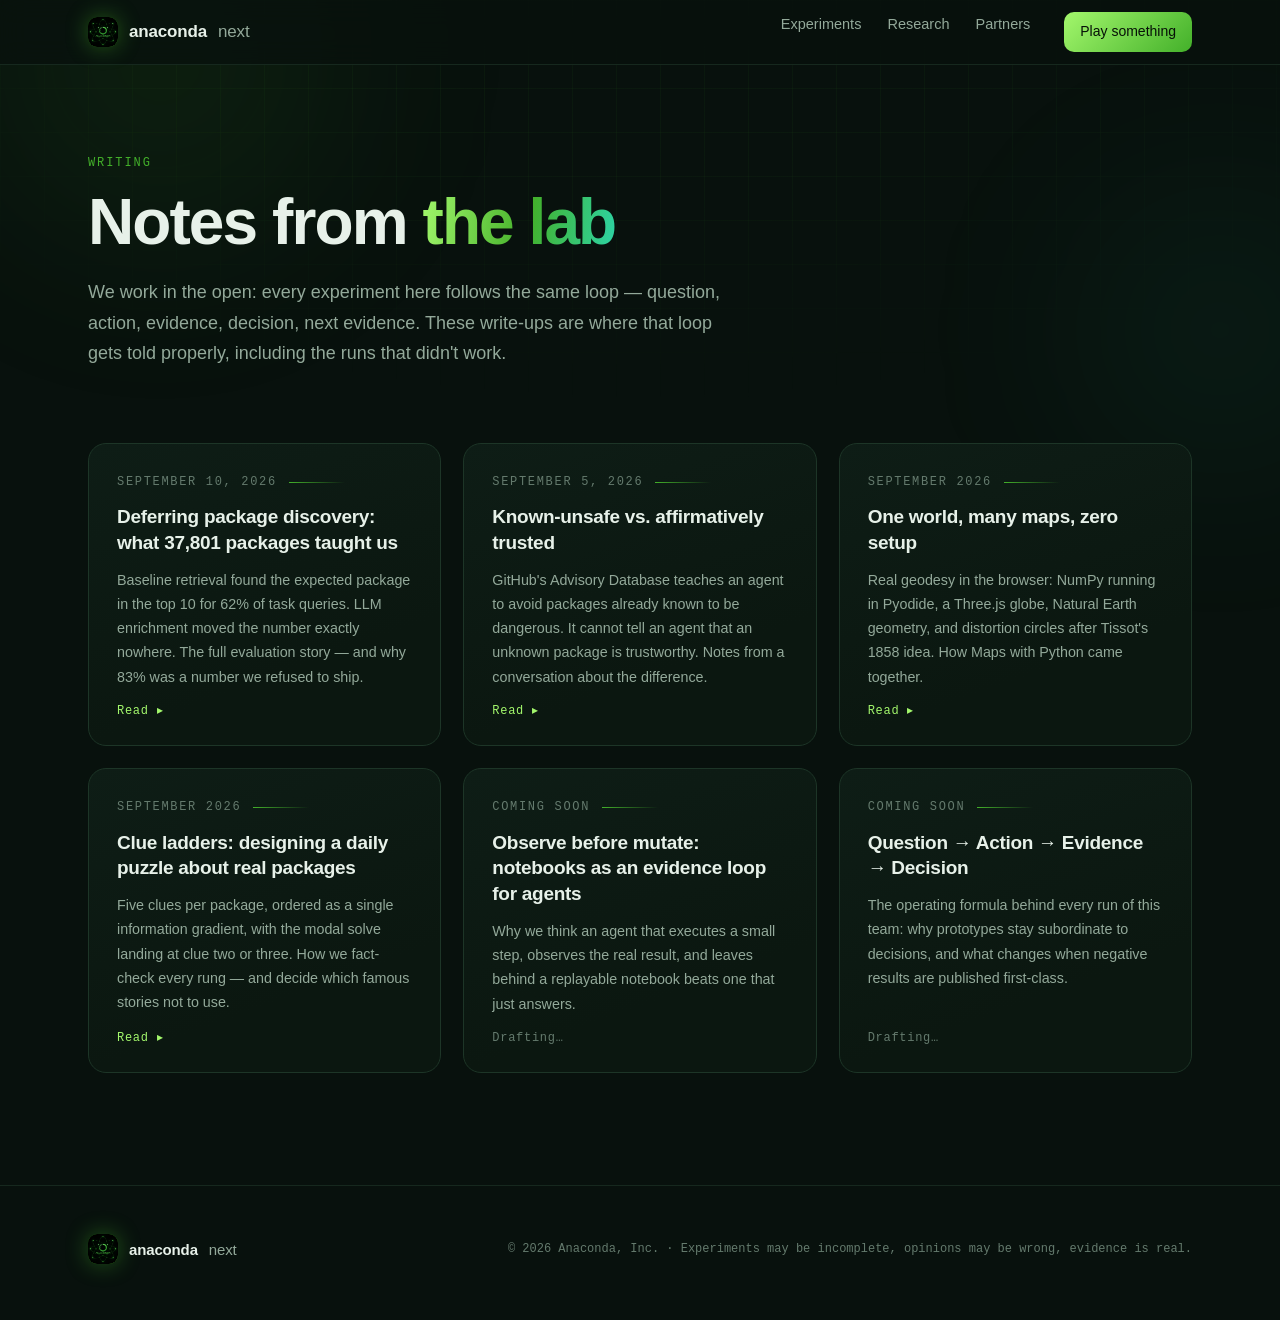
<file: writing/index.html>
<!DOCTYPE html>
<html lang="en">
<head>
<meta charset="utf-8">
<meta name="viewport" content="width=device-width, initial-scale=1, viewport-fit=cover">
<meta name="color-scheme" content="dark">
<meta name="theme-color" content="#08110d">
<link rel="icon" type="image/png" href="../assets/favicon.png">
<title>Notes from the lab — Anaconda Next</title>
<meta name="description" content="The Anaconda Incubation team writes in the open: what we tried, what we measured, and what we'd do differently.">
<meta property="og:title" content="Notes from the lab — Anaconda Next">
<meta property="og:description" content="The Anaconda Incubation team writes in the open: what we tried, what we measured, and what we'd do differently.">
<meta property="og:image" content="https://anacondanext.com/assets/incubation-logo.png">
<meta property="og:url" content="https://anacondanext.com/writing/">
<link rel="stylesheet" href="style.css">
</head>
<body>

<div class="ambient" aria-hidden="true">
  <div class="grid"></div>
  <div class="orb a"></div>
  <div class="orb b"></div>
</div>

<nav>
  <div class="nav-inner">
    <a class="brand" href="../">
      <span class="mark" aria-hidden="true"><img src="../assets/incubation-logo.png" alt="" style="width:100%;height:100%;object-fit:cover;border-radius:9px;display:block"></span>
      anaconda<em>next</em>
    </a>
    <div class="nav-links">
      <a href="../#experiments">Experiments</a>
      <a href="../#research">Research</a>
      <a href="../#partners">Partners</a>
      <a class="nav-cta" href="../#play">Play something</a>
    </div>
  </div>
</nav>

<div class="index-head rise">
  <div class="eyebrow">Writing</div>
  <h1>Notes from <span style="background:linear-gradient(100deg,var(--lime),var(--green) 55%,var(--teal));-webkit-background-clip:text;background-clip:text;color:transparent">the lab</span></h1>
  <p>We work in the open: every experiment here follows the same loop — question, action, evidence, decision, next evidence.
     These write-ups are where that loop gets told properly, including the runs that didn't work.</p>
</div>

<div class="postlist">
  <a class="postcard rise d1" href="deferring-package-discovery.html">
    <span class="when">September 10, 2026</span>
    <h3>Deferring package discovery: what 37,801 packages taught us</h3>
    <p>Baseline retrieval found the expected package in the top 10 for 62% of task queries. LLM enrichment moved the number exactly nowhere. The full evaluation story — and why 83% was a number we refused to ship.</p>
    <span class="read">Read ▸</span>
  </a>

  <a class="postcard rise d2" href="known-unsafe-vs-affirmatively-trusted.html">
    <span class="when">September 5, 2026</span>
    <h3>Known-unsafe vs. affirmatively trusted</h3>
    <p>GitHub's Advisory Database teaches an agent to avoid packages already known to be dangerous. It cannot tell an agent that an unknown package is trustworthy. Notes from a conversation about the difference.</p>
    <span class="read">Read ▸</span>
  </a>

  <a class="postcard rise d3" href="building-maps-with-python.html">
    <span class="when">September 2026</span>
    <h3>One world, many maps, zero setup</h3>
    <p>Real geodesy in the browser: NumPy running in Pyodide, a Three.js globe, Natural Earth geometry, and distortion circles after Tissot's 1858 idea. How Maps with Python came together.</p>
    <span class="read">Read ▸</span>
  </a>

  <a class="postcard rise d3" href="clue-ladders.html">
    <span class="when">September 2026</span>
    <h3>Clue ladders: designing a daily puzzle about real packages</h3>
    <p>Five clues per package, ordered as a single information gradient, with the modal solve landing at clue two or three. How we fact-check every rung — and decide which famous stories not to use.</p>
    <span class="read">Read ▸</span>
  </a>

  <div class="postcard soon rise d4">
    <span class="when">Coming soon</span>
    <h3>Observe before mutate: notebooks as an evidence loop for agents</h3>
    <p>Why we think an agent that executes a small step, observes the real result, and leaves behind a replayable notebook beats one that just answers.</p>
    <span class="read">Drafting…</span>
  </div>

  <div class="postcard soon rise d4">
    <span class="when">Coming soon</span>
    <h3>Question → Action → Evidence → Decision</h3>
    <p>The operating formula behind every run of this team: why prototypes stay subordinate to decisions, and what changes when negative results are published first-class.</p>
    <span class="read">Drafting…</span>
  </div>
</div>

<footer>
  <div class="foot-inner">
    <a class="brand" href="../">
      <span class="mark" aria-hidden="true"><img src="../assets/incubation-logo.png" alt="" style="width:100%;height:100%;object-fit:cover;border-radius:9px;display:block"></span>
      anaconda<em>next</em>
    </a>
    <span class="legal">© 2026 Anaconda, Inc. · Experiments may be incomplete, opinions may be wrong, evidence is real.</span>
  </div>
</footer>

</body>
</html>
</file>
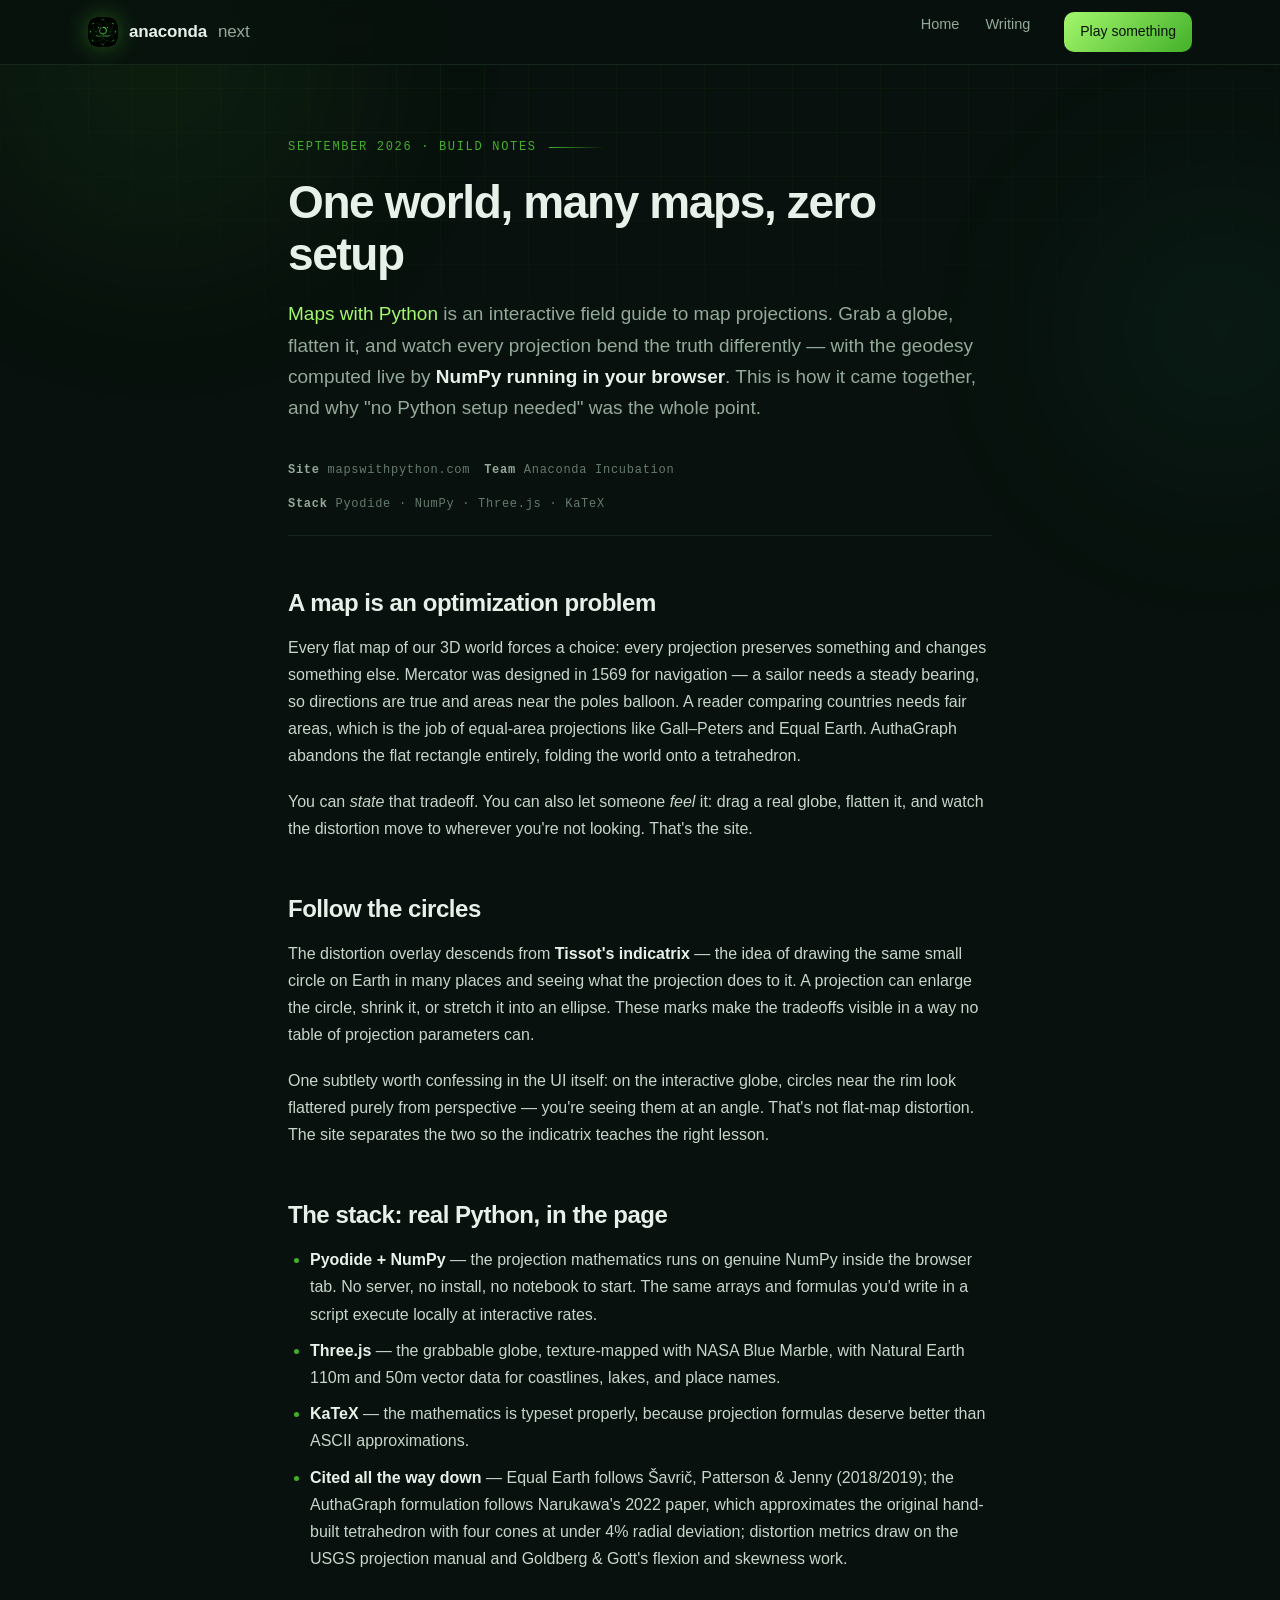
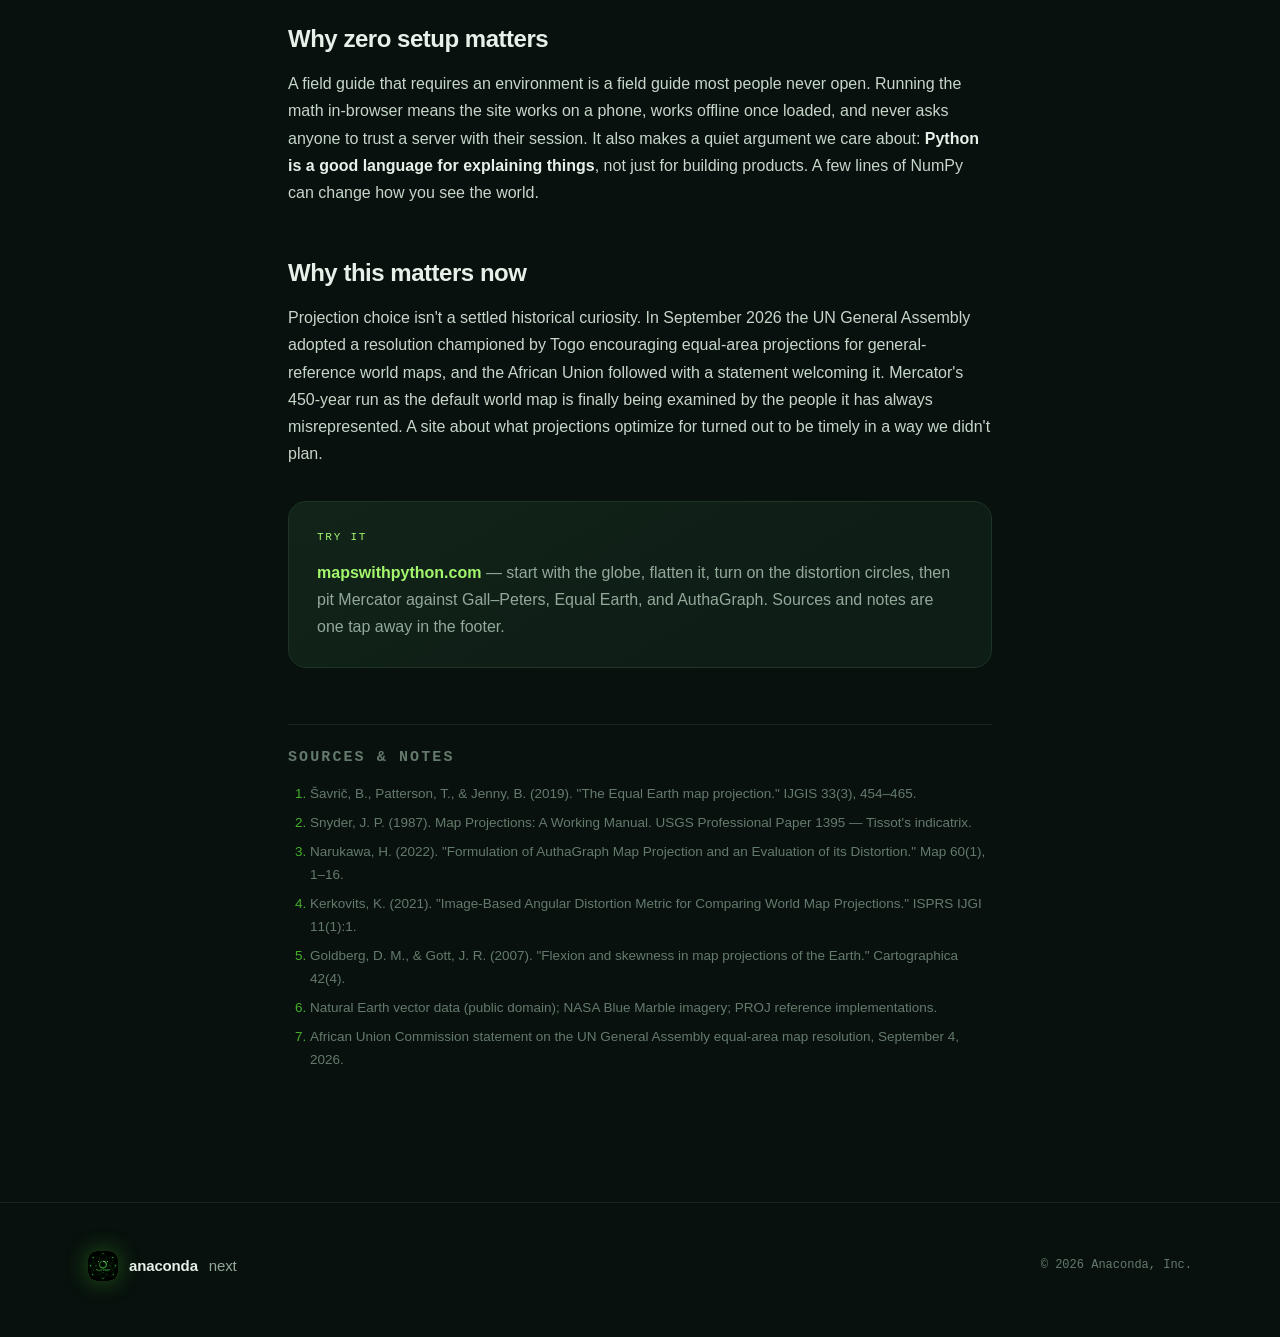
<file: writing/building-maps-with-python.html>
<!DOCTYPE html>
<html lang="en">
<head>
<meta charset="utf-8">
<meta name="viewport" content="width=device-width, initial-scale=1, viewport-fit=cover">
<meta name="color-scheme" content="dark">
<meta name="theme-color" content="#08110d">
<title>One world, many maps, zero setup: building Maps with Python — Anaconda Next</title>
<meta name="description" content="Real geodesy in the browser: NumPy running in Pyodide, a Three.js globe, Natural Earth geometry, and distortion circles after Tissot's 1858 idea. How Maps with Python came together.">
<link rel="icon" type="image/png" href="../assets/favicon.png">
<link rel="stylesheet" href="style.css">
</head>
<body>

<div class="ambient" aria-hidden="true">
  <div class="grid"></div>
  <div class="orb a"></div>
  <div class="orb b"></div>
</div>

<nav>
  <div class="nav-inner">
    <a class="brand" href="../">
      <span class="mark" aria-hidden="true">
        <img src="../assets/incubation-logo.png" alt="" style="width:100%;height:100%;object-fit:cover;border-radius:9px;display:block">
      </span>
      anaconda<em>next</em>
    </a>
    <div class="nav-links">
      <a href="..">Home</a>
      <a href="./">Writing</a>
      <a class="nav-cta" href="../#play">Play something</a>
    </div>
  </div>
</nav>

<article>
  <span class="when">September 2026 · Build notes</span>
  <h1>One world, many maps, zero setup</h1>
  <p class="lede"><a href="https://mapswithpython.com" target="_blank" rel="noopener">Maps with Python</a> is an interactive
    field guide to map projections. Grab a globe, flatten it, and watch every projection bend the truth differently —
    with the geodesy computed live by <strong>NumPy running in your browser</strong>. This is how it came together, and
    why "no Python setup needed" was the whole point.</p>
  <div class="byline">
    <span><b>Site</b> mapswithpython.com</span>
    <span><b>Team</b> Anaconda Incubation</span>
    <span><b>Stack</b> Pyodide · NumPy · Three.js · KaTeX</span>
  </div>

  <h2>A map is an optimization problem</h2>
  <p>Every flat map of our 3D world forces a choice: every projection preserves something and changes something else.
    Mercator was designed in 1569 for navigation — a sailor needs a steady bearing, so directions are true and areas
    near the poles balloon. A reader comparing countries needs fair areas, which is the job of equal-area projections
    like Gall–Peters and Equal Earth. AuthaGraph abandons the flat rectangle entirely, folding the world onto a
    tetrahedron.</p>
  <p>You can <em>state</em> that tradeoff. You can also let someone <em>feel</em> it: drag a real globe, flatten it,
    and watch the distortion move to wherever you're not looking. That's the site.</p>

  <h2>Follow the circles</h2>
  <p>The distortion overlay descends from <strong>Tissot's indicatrix</strong> — the idea of drawing the same small
    circle on Earth in many places and seeing what the projection does to it. A projection can enlarge the circle,
    shrink it, or stretch it into an ellipse. These marks make the tradeoffs visible in a way no table of projection
    parameters can.</p>
  <p>One subtlety worth confessing in the UI itself: on the interactive globe, circles near the rim look flattered
    purely from perspective — you're seeing them at an angle. That's not flat-map distortion. The site separates the
    two so the indicatrix teaches the right lesson.</p>

  <h2>The stack: real Python, in the page</h2>
  <ul>
    <li><strong>Pyodide + NumPy</strong> — the projection mathematics runs on genuine NumPy inside the browser tab.
      No server, no install, no notebook to start. The same arrays and formulas you'd write in a script execute
      locally at interactive rates.</li>
    <li><strong>Three.js</strong> — the grabbable globe, texture-mapped with NASA Blue Marble, with Natural Earth
      110m and 50m vector data for coastlines, lakes, and place names.</li>
    <li><strong>KaTeX</strong> — the mathematics is typeset properly, because projection formulas deserve better than
      ASCII approximations.</li>
    <li><strong>Cited all the way down</strong> — Equal Earth follows Šavrič, Patterson &amp; Jenny (2018/2019);
      the AuthaGraph formulation follows Narukawa's 2022 paper, which approximates the original hand-built tetrahedron
      with four cones at under 4% radial deviation; distortion metrics draw on the USGS projection manual and
      Goldberg &amp; Gott's flexion and skewness work.</li>
  </ul>

  <h2>Why zero setup matters</h2>
  <p>A field guide that requires an environment is a field guide most people never open. Running the math in-browser
    means the site works on a phone, works offline once loaded, and never asks anyone to trust a server with their
    session. It also makes a quiet argument we care about: <strong>Python is a good language for explaining
    things</strong>, not just for building products. A few lines of NumPy can change how you see the world.</p>

  <h2>Why this matters now</h2>
  <p>Projection choice isn't a settled historical curiosity. In September 2026 the UN General Assembly adopted a
    resolution championed by Togo encouraging equal-area projections for general-reference world maps, and the African
    Union followed with a statement welcoming it. Mercator's 450-year run as the default world map is finally being
    examined by the people it has always misrepresented. A site about what projections optimize for turned out to be
    timely in a way we didn't plan.</p>

  <div class="callout">
    <span class="tag">Try it</span>
    <p><b><a href="https://mapswithpython.com" target="_blank" rel="noopener">mapswithpython.com</a></b> — start with
    the globe, flatten it, turn on the distortion circles, then pit Mercator against Gall–Peters, Equal Earth, and
    AuthaGraph. Sources and notes are one tap away in the footer.</p>
  </div>

  <div class="sources">
    <h2>Sources &amp; notes</h2>
    <ol>
      <li>Šavrič, B., Patterson, T., &amp; Jenny, B. (2019). "The Equal Earth map projection." IJGIS 33(3), 454–465.</li>
      <li>Snyder, J. P. (1987). Map Projections: A Working Manual. USGS Professional Paper 1395 — Tissot's indicatrix.</li>
      <li>Narukawa, H. (2022). "Formulation of AuthaGraph Map Projection and an Evaluation of its Distortion." Map 60(1), 1–16.</li>
      <li>Kerkovits, K. (2021). "Image-Based Angular Distortion Metric for Comparing World Map Projections." ISPRS IJGI 11(1):1.</li>
      <li>Goldberg, D. M., &amp; Gott, J. R. (2007). "Flexion and skewness in map projections of the Earth." Cartographica 42(4).</li>
      <li>Natural Earth vector data (public domain); NASA Blue Marble imagery; PROJ reference implementations.</li>
      <li>African Union Commission statement on the UN General Assembly equal-area map resolution, September 4, 2026.</li>
    </ol>
  </div>
</article>

<footer>
  <div class="foot-inner">
    <a class="brand" href="../">
      <span class="mark" aria-hidden="true">
        <img src="../assets/incubation-logo.png" alt="" style="width:100%;height:100%;object-fit:cover;border-radius:9px;display:block">
      </span>
      anaconda<em>next</em>
    </a>
    <span class="legal">© 2026 Anaconda, Inc.</span>
  </div>
</footer>

</body>
</html>
</file>
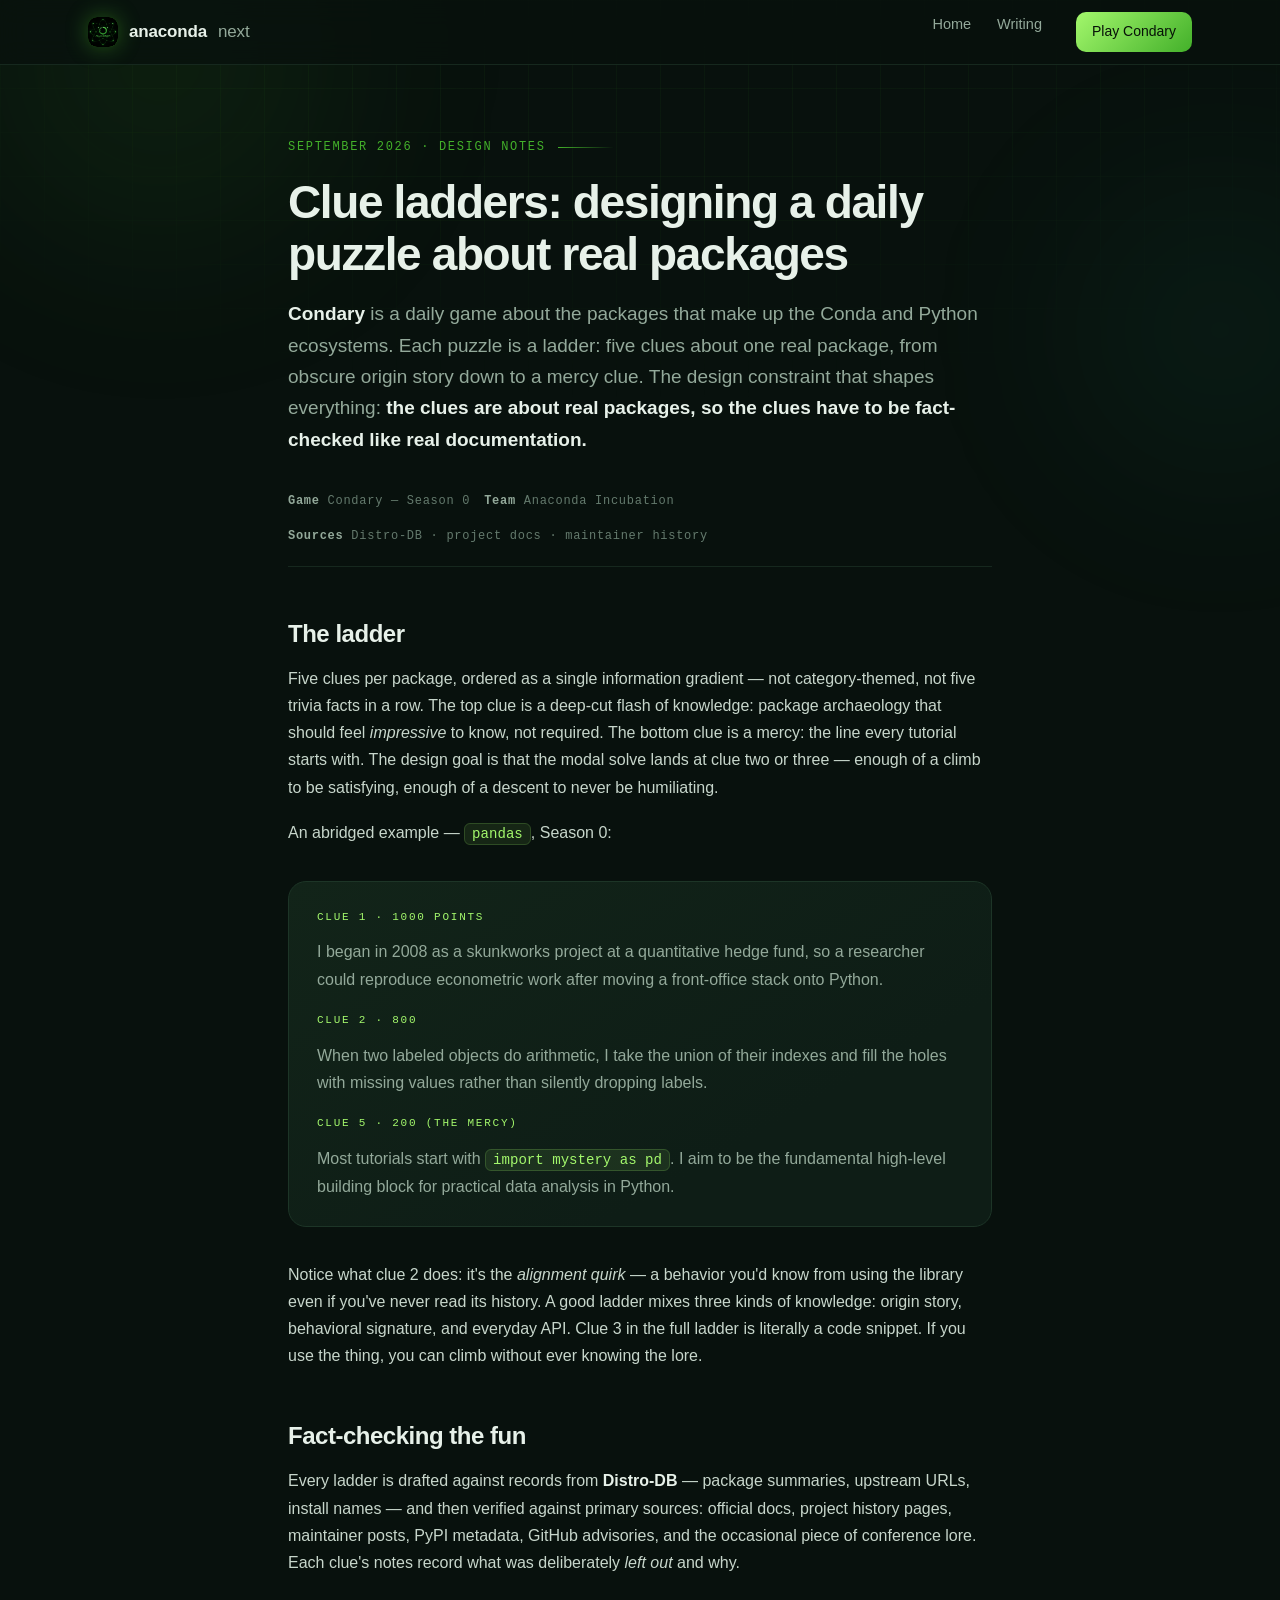
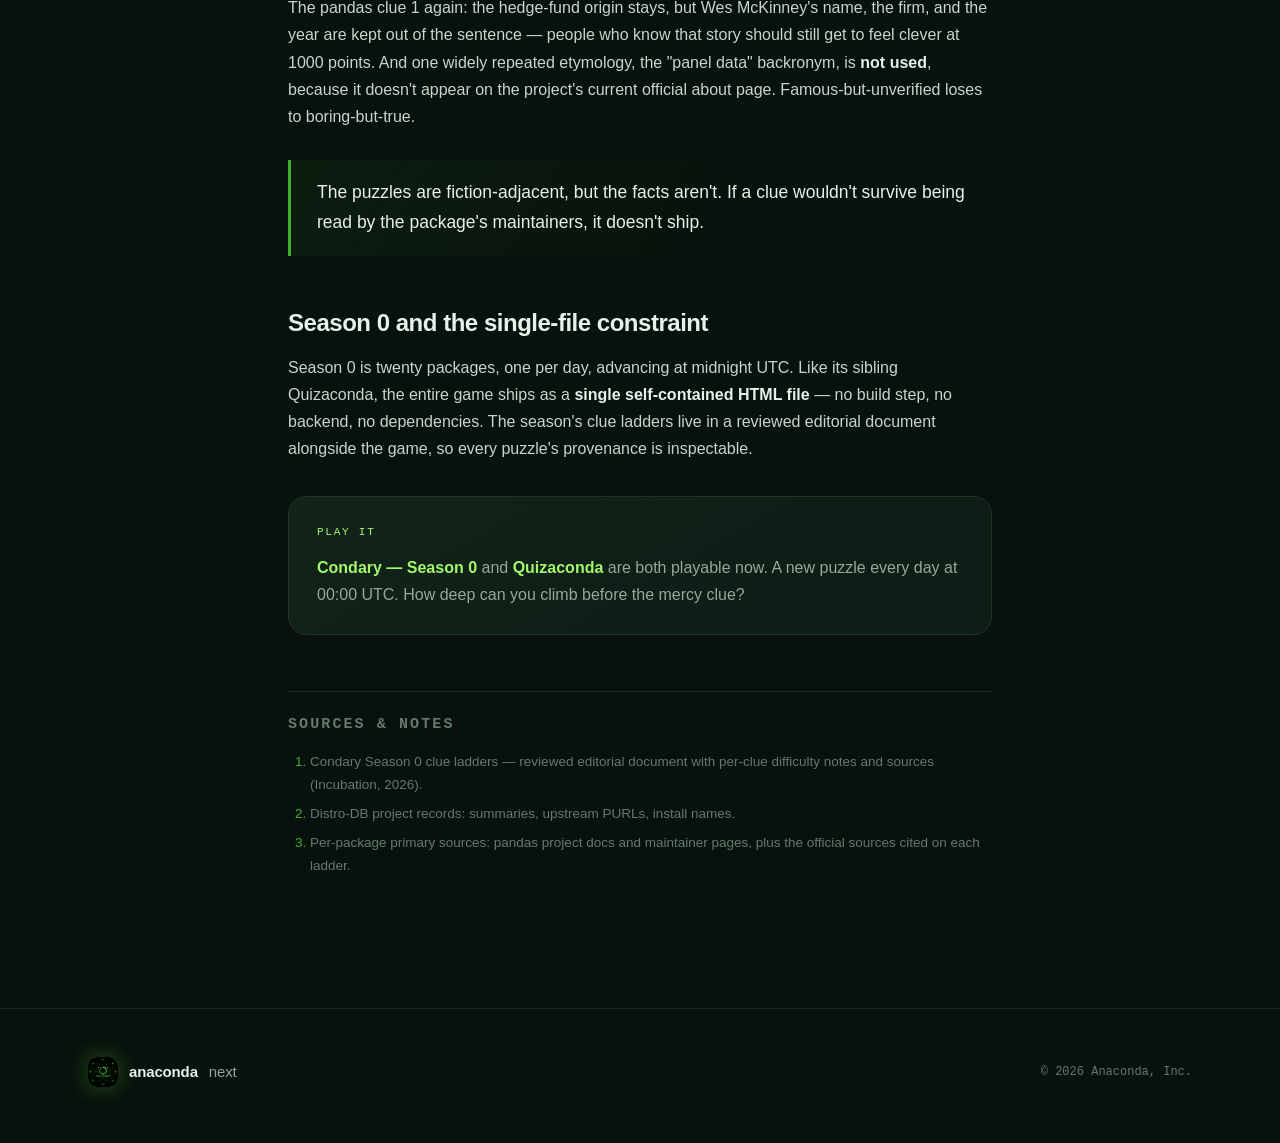
<file: writing/clue-ladders.html>
<!DOCTYPE html>
<html lang="en">
<head>
<meta charset="utf-8">
<meta name="viewport" content="width=device-width, initial-scale=1, viewport-fit=cover">
<meta name="color-scheme" content="dark">
<meta name="theme-color" content="#08110d">
<title>Clue ladders: designing a daily puzzle about real packages — Anaconda Next</title>
<meta name="description" content="Five clues per package, ordered as a single information gradient, with the modal solve landing at clue two or three. How Condary's clue ladders get fact-checked — and which famous stories don't make the cut.">
<link rel="icon" type="image/png" href="../assets/favicon.png">
<link rel="stylesheet" href="style.css">
</head>
<body>

<div class="ambient" aria-hidden="true">
  <div class="grid"></div>
  <div class="orb a"></div>
  <div class="orb b"></div>
</div>

<nav>
  <div class="nav-inner">
    <a class="brand" href="../">
      <span class="mark" aria-hidden="true">
        <img src="../assets/incubation-logo.png" alt="" style="width:100%;height:100%;object-fit:cover;border-radius:9px;display:block">
      </span>
      anaconda<em>next</em>
    </a>
    <div class="nav-links">
      <a href="..">Home</a>
      <a href="./">Writing</a>
      <a class="nav-cta" href="../condary/">Play Condary</a>
    </div>
  </div>
</nav>

<article>
  <span class="when">September 2026 · Design notes</span>
  <h1>Clue ladders: designing a daily puzzle about real packages</h1>
  <p class="lede"><strong>Condary</strong> is a daily game about the packages that make up the Conda and Python ecosystems.
    Each puzzle is a ladder: five clues about one real package, from obscure origin story down to a mercy clue. The
    design constraint that shapes everything: <strong>the clues are about real packages, so the clues have to be
    fact-checked like real documentation.</strong></p>
  <div class="byline">
    <span><b>Game</b> Condary — Season 0</span>
    <span><b>Team</b> Anaconda Incubation</span>
    <span><b>Sources</b> Distro-DB · project docs · maintainer history</span>
  </div>

  <h2>The ladder</h2>
  <p>Five clues per package, ordered as a single information gradient — not category-themed, not five trivia facts in
    a row. The top clue is a deep-cut flash of knowledge: package archaeology that should feel <em>impressive</em> to
    know, not required. The bottom clue is a mercy: the line every tutorial starts with. The design goal is that the
    modal solve lands at clue two or three — enough of a climb to be satisfying, enough of a descent to never be
    humiliating.</p>

  <p>An abridged example — <code>pandas</code>, Season 0:</p>
  <div class="callout">
    <span class="tag">Clue 1 · 1000 points</span>
    <p>I began in 2008 as a skunkworks project at a quantitative hedge fund, so a researcher could reproduce econometric
    work after moving a front-office stack onto Python.</p>
    <span class="tag" style="margin-top:18px">Clue 2 · 800</span>
    <p>When two labeled objects do arithmetic, I take the union of their indexes and fill the holes with missing values
    rather than silently dropping labels.</p>
    <span class="tag" style="margin-top:18px">Clue 5 · 200 (the mercy)</span>
    <p>Most tutorials start with <code>import mystery as pd</code>. I aim to be the fundamental high-level building
    block for practical data analysis in Python.</p>
  </div>

  <p>Notice what clue 2 does: it's the <em>alignment quirk</em> — a behavior you'd know from using the library even if
    you've never read its history. A good ladder mixes three kinds of knowledge: origin story, behavioral signature,
    and everyday API. Clue 3 in the full ladder is literally a code snippet. If you use the thing, you can climb
    without ever knowing the lore.</p>

  <h2>Fact-checking the fun</h2>
  <p>Every ladder is drafted against records from <strong>Distro-DB</strong> — package summaries, upstream URLs, install
    names — and then verified against primary sources: official docs, project history pages, maintainer posts, PyPI
    metadata, GitHub advisories, and the occasional piece of conference lore. Each clue's notes record what was
    deliberately <em>left out</em> and why.</p>
  <p>The pandas clue 1 again: the hedge-fund origin stays, but Wes McKinney's name, the firm, and the year are kept
    out of the sentence — people who know that story should still get to feel clever at 1000 points. And one widely
    repeated etymology, the "panel data" backronym, is <strong>not used</strong>, because it doesn't appear on the
    project's current official about page. Famous-but-unverified loses to boring-but-true.</p>

  <blockquote>
    <p>The puzzles are fiction-adjacent, but the facts aren't. If a clue wouldn't survive being read by the package's
    maintainers, it doesn't ship.</p>
  </blockquote>

  <h2>Season 0 and the single-file constraint</h2>
  <p>Season 0 is twenty packages, one per day, advancing at midnight UTC. Like its sibling Quizaconda, the entire game
    ships as a <strong>single self-contained HTML file</strong> — no build step, no backend, no dependencies. The
    season's clue ladders live in a reviewed editorial document alongside the game, so every puzzle's provenance is
    inspectable.</p>

  <div class="callout">
    <span class="tag">Play it</span>
    <p><b><a href="../condary/">Condary — Season 0</a></b> and <b><a href="../quizaconda/">Quizaconda</a></b> are both
    playable now. A new puzzle every day at 00:00 UTC. How deep can you climb before the mercy clue?</p>
  </div>

  <div class="sources">
    <h2>Sources &amp; notes</h2>
    <ol>
      <li>Condary Season 0 clue ladders — reviewed editorial document with per-clue difficulty notes and sources (Incubation, 2026).</li>
      <li>Distro-DB project records: summaries, upstream PURLs, install names.</li>
      <li>Per-package primary sources: pandas project docs and maintainer pages, plus the official sources cited on each ladder.</li>
    </ol>
  </div>
</article>

<footer>
  <div class="foot-inner">
    <a class="brand" href="../">
      <span class="mark" aria-hidden="true">
        <img src="../assets/incubation-logo.png" alt="" style="width:100%;height:100%;object-fit:cover;border-radius:9px;display:block">
      </span>
      anaconda<em>next</em>
    </a>
    <span class="legal">© 2026 Anaconda, Inc.</span>
  </div>
</footer>

</body>
</html>
</file>
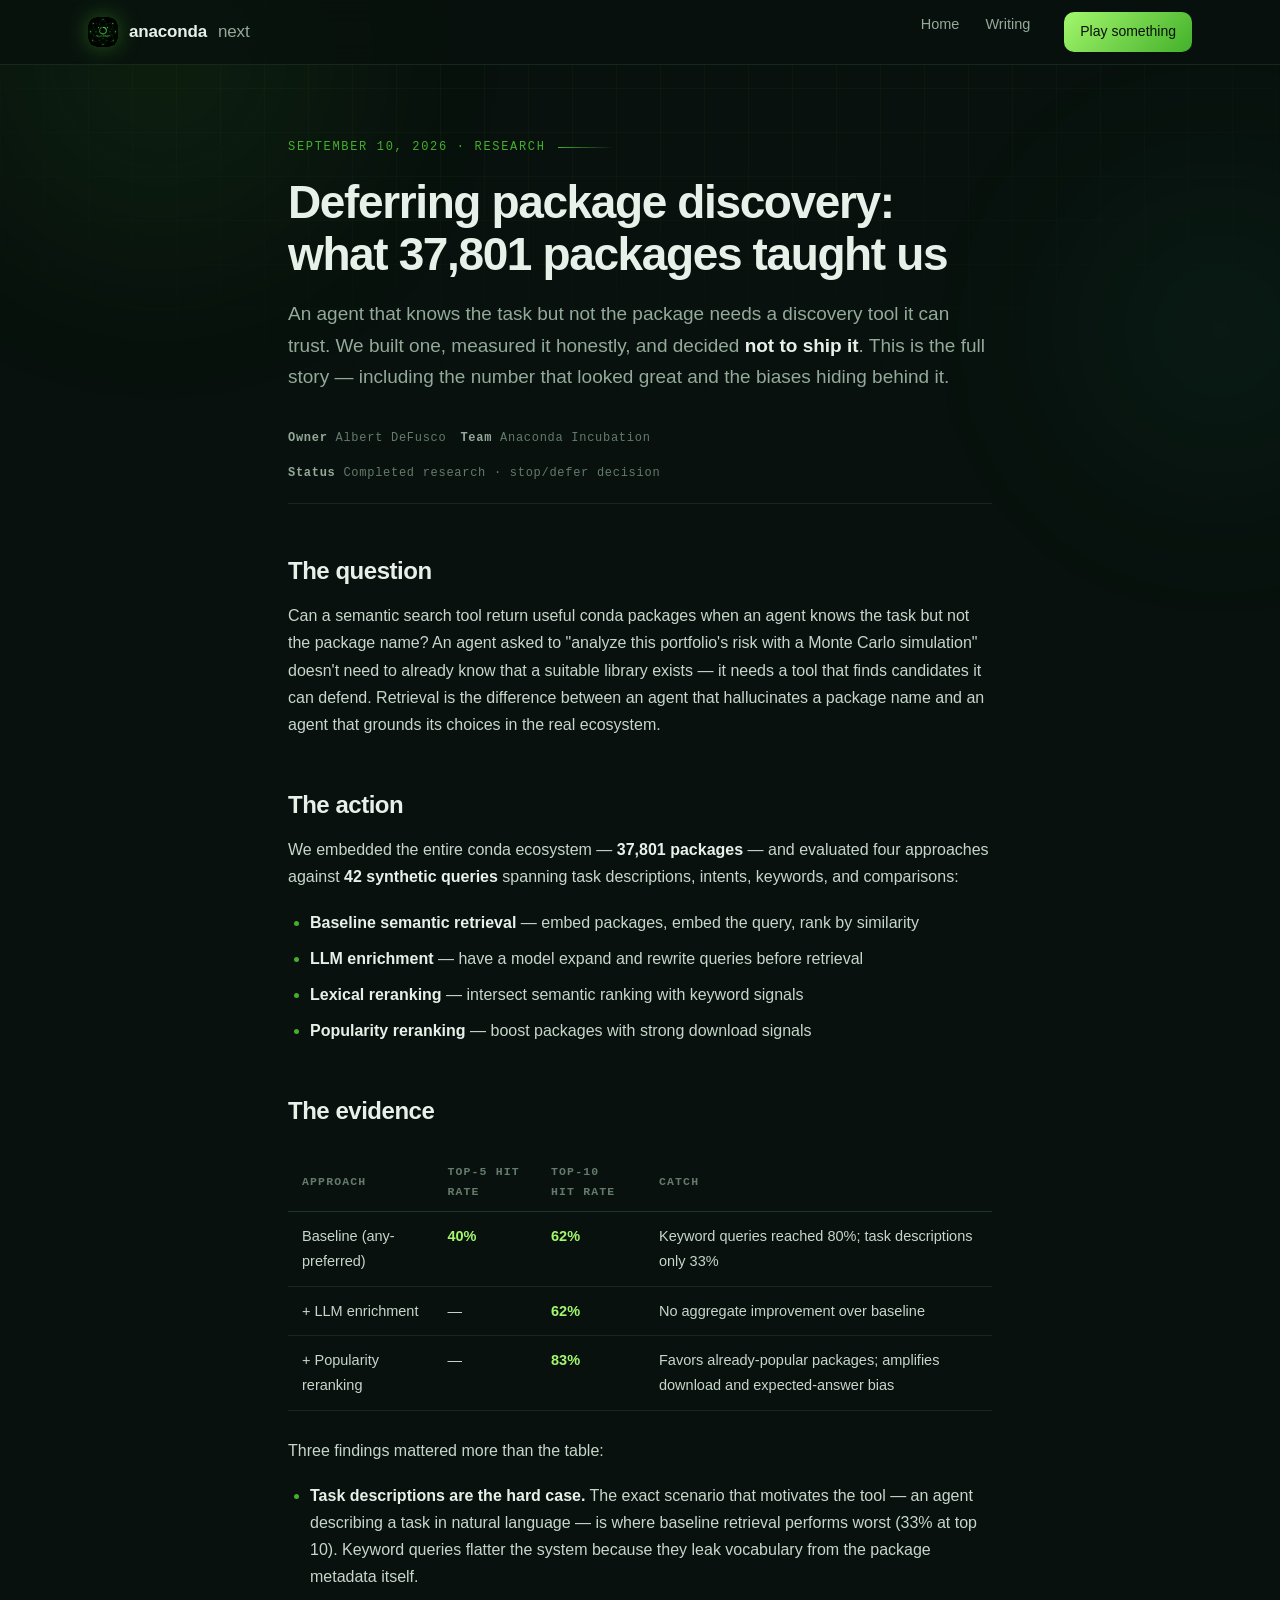
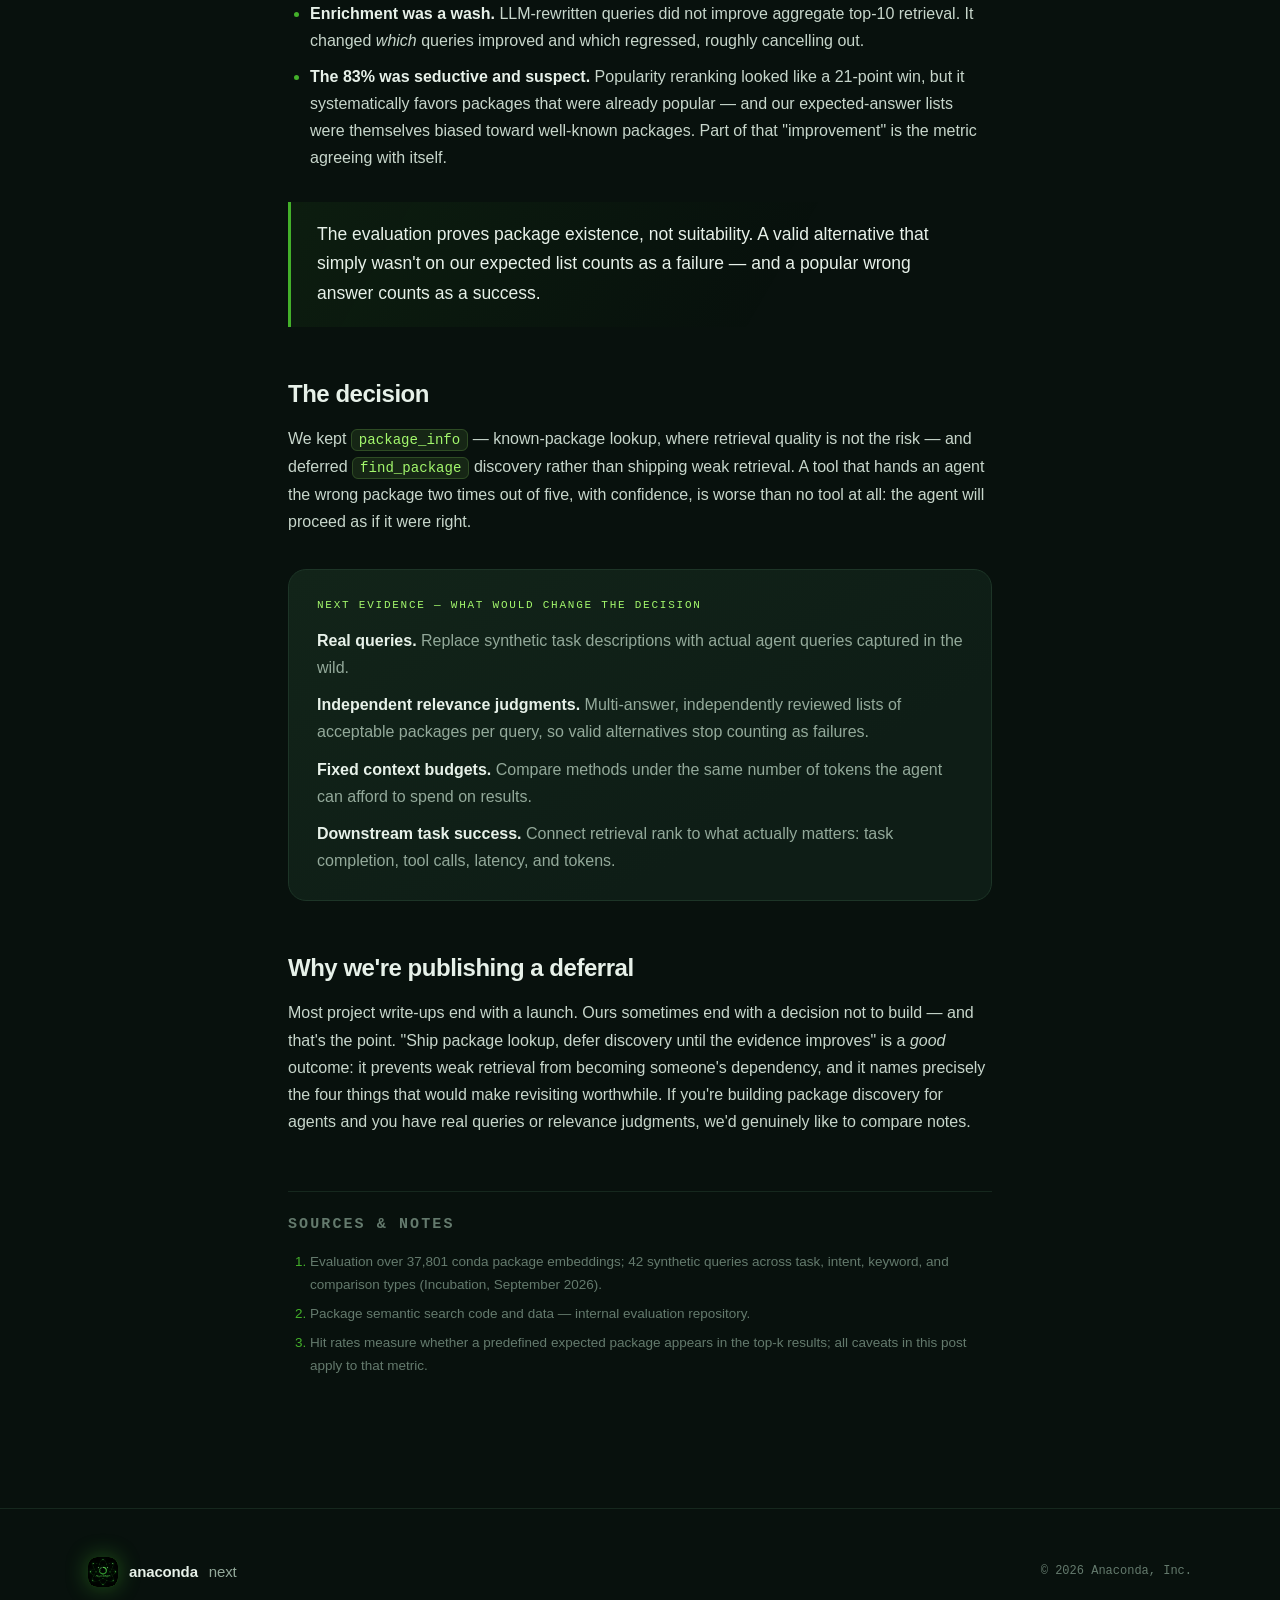
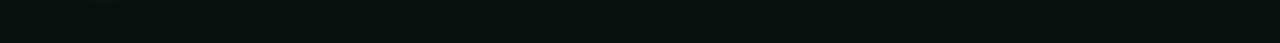
<file: writing/deferring-package-discovery.html>
<!DOCTYPE html>
<html lang="en">
<head>
<meta charset="utf-8">
<meta name="viewport" content="width=device-width, initial-scale=1, viewport-fit=cover">
<meta name="color-scheme" content="dark">
<meta name="theme-color" content="#08110d">
<link rel="icon" type="image/png" href="../assets/favicon.png">
<title>Deferring package discovery: what 37,801 packages taught us — Anaconda Next</title>
<meta name="description" content="Can semantic search reliably help an agent discover a conda package from a task description? We evaluated retrieval, enrichment, and reranking across 42 synthetic queries and 37,801 packages — and decided to defer.">
<meta property="og:title" content="Deferring package discovery: what 37,801 packages taught us — Anaconda Next">
<meta property="og:description" content="Can semantic search reliably help an agent discover a conda package from a task description? We evaluated retrieval, enrichment, and reranking across 42 synthetic queries and 37,801 packages — and decided to defer.">
<meta property="og:image" content="https://anacondanext.com/assets/incubation-logo.png">
<meta property="og:url" content="https://anacondanext.com/writing/deferring-package-discovery.html">
<link rel="stylesheet" href="style.css">
</head>
<body>

<div class="ambient" aria-hidden="true">
  <div class="grid"></div>
  <div class="orb a"></div>
  <div class="orb b"></div>
</div>

<nav>
  <div class="nav-inner">
    <a class="brand" href="../">
      <span class="mark" aria-hidden="true"><img src="../assets/incubation-logo.png" alt="" style="width:100%;height:100%;object-fit:cover;border-radius:9px;display:block"></span>
      anaconda<em>next</em>
    </a>
    <div class="nav-links">
      <a href="..">Home</a>
      <a href="./">Writing</a>
      <a class="nav-cta" href="../#play">Play something</a>
    </div>
  </div>
</nav>

<article>
  <span class="when">September 10, 2026 · Research</span>
  <h1>Deferring package discovery: what 37,801 packages taught us</h1>
  <p class="lede">An agent that knows the task but not the package needs a discovery tool it can trust. We built one, measured
    it honestly, and decided <strong>not to ship it</strong>. This is the full story — including the number that looked
    great and the biases hiding behind it.</p>
  <div class="byline">
    <span><b>Owner</b> Albert DeFusco</span>
    <span><b>Team</b> Anaconda Incubation</span>
    <span><b>Status</b> Completed research · stop/defer decision</span>
  </div>

  <h2>The question</h2>
  <p>Can a semantic search tool return useful conda packages when an agent knows the task but not the package name?
    An agent asked to "analyze this portfolio's risk with a Monte Carlo simulation" doesn't need to already know that
    a suitable library exists — it needs a tool that finds candidates it can defend. Retrieval is the difference between
    an agent that hallucinates a package name and an agent that grounds its choices in the real ecosystem.</p>

  <h2>The action</h2>
  <p>We embedded the entire conda ecosystem — <strong>37,801 packages</strong> — and evaluated four approaches against
    <strong>42 synthetic queries</strong> spanning task descriptions, intents, keywords, and comparisons:</p>
  <ul>
    <li><strong>Baseline semantic retrieval</strong> — embed packages, embed the query, rank by similarity</li>
    <li><strong>LLM enrichment</strong> — have a model expand and rewrite queries before retrieval</li>
    <li><strong>Lexical reranking</strong> — intersect semantic ranking with keyword signals</li>
    <li><strong>Popularity reranking</strong> — boost packages with strong download signals</li>
  </ul>

  <h2>The evidence</h2>
  <table>
    <thead><tr><th>Approach</th><th>Top-5 hit rate</th><th>Top-10 hit rate</th><th>Catch</th></tr></thead>
    <tbody>
      <tr><td>Baseline (any-preferred)</td><td><b>40%</b></td><td><b>62%</b></td><td>Keyword queries reached 80%; task descriptions only 33%</td></tr>
      <tr><td>+ LLM enrichment</td><td>—</td><td><b>62%</b></td><td>No aggregate improvement over baseline</td></tr>
      <tr><td>+ Popularity reranking</td><td>—</td><td><b>83%</b></td><td>Favors already-popular packages; amplifies download and expected-answer bias</td></tr>
    </tbody>
  </table>

  <p>Three findings mattered more than the table:</p>
  <ul>
    <li><strong>Task descriptions are the hard case.</strong> The exact scenario that motivates the tool — an agent
      describing a task in natural language — is where baseline retrieval performs worst (33% at top 10). Keyword
      queries flatter the system because they leak vocabulary from the package metadata itself.</li>
    <li><strong>Enrichment was a wash.</strong> LLM-rewritten queries did not improve aggregate top-10 retrieval. It
      changed <em>which</em> queries improved and which regressed, roughly cancelling out.</li>
    <li><strong>The 83% was seductive and suspect.</strong> Popularity reranking looked like a 21-point win, but it
      systematically favors packages that were already popular — and our expected-answer lists were themselves biased
      toward well-known packages. Part of that "improvement" is the metric agreeing with itself.</li>
  </ul>

  <blockquote>
    <p>The evaluation proves package existence, not suitability. A valid alternative that simply wasn't on our expected
    list counts as a failure — and a popular wrong answer counts as a success.</p>
  </blockquote>

  <h2>The decision</h2>
  <p>We kept <code>package_info</code> — known-package lookup, where retrieval quality is not the risk — and deferred
    <code>find_package</code> discovery rather than shipping weak retrieval. A tool that hands an agent the wrong package
    two times out of five, with confidence, is worse than no tool at all: the agent will proceed as if it were right.</p>

  <div class="callout">
    <span class="tag">Next evidence — what would change the decision</span>
    <p><b>Real queries.</b> Replace synthetic task descriptions with actual agent queries captured in the wild.</p>
    <p><b>Independent relevance judgments.</b> Multi-answer, independently reviewed lists of acceptable packages per query, so valid alternatives stop counting as failures.</p>
    <p><b>Fixed context budgets.</b> Compare methods under the same number of tokens the agent can afford to spend on results.</p>
    <p><b>Downstream task success.</b> Connect retrieval rank to what actually matters: task completion, tool calls, latency, and tokens.</p>
  </div>

  <h2>Why we're publishing a deferral</h2>
  <p>Most project write-ups end with a launch. Ours sometimes end with a decision not to build — and that's the point.
    "Ship package lookup, defer discovery until the evidence improves" is a <em>good</em> outcome: it prevents weak
    retrieval from becoming someone's dependency, and it names precisely the four things that would make revisiting
    worthwhile. If you're building package discovery for agents and you have real queries or relevance judgments,
    we'd genuinely like to compare notes.</p>

  <div class="sources">
    <h2>Sources &amp; notes</h2>
    <ol>
      <li>Evaluation over 37,801 conda package embeddings; 42 synthetic queries across task, intent, keyword, and comparison types (Incubation, September 2026).</li>
      <li>Package semantic search code and data — internal evaluation repository.</li>
      <li>Hit rates measure whether a predefined expected package appears in the top-k results; all caveats in this post apply to that metric.</li>
    </ol>
  </div>
</article>

<footer>
  <div class="foot-inner">
    <a class="brand" href="../">
      <span class="mark" aria-hidden="true"><img src="../assets/incubation-logo.png" alt="" style="width:100%;height:100%;object-fit:cover;border-radius:9px;display:block"></span>
      anaconda<em>next</em>
    </a>
    <span class="legal">© 2026 Anaconda, Inc.</span>
  </div>
</footer>

</body>
</html>
</file>
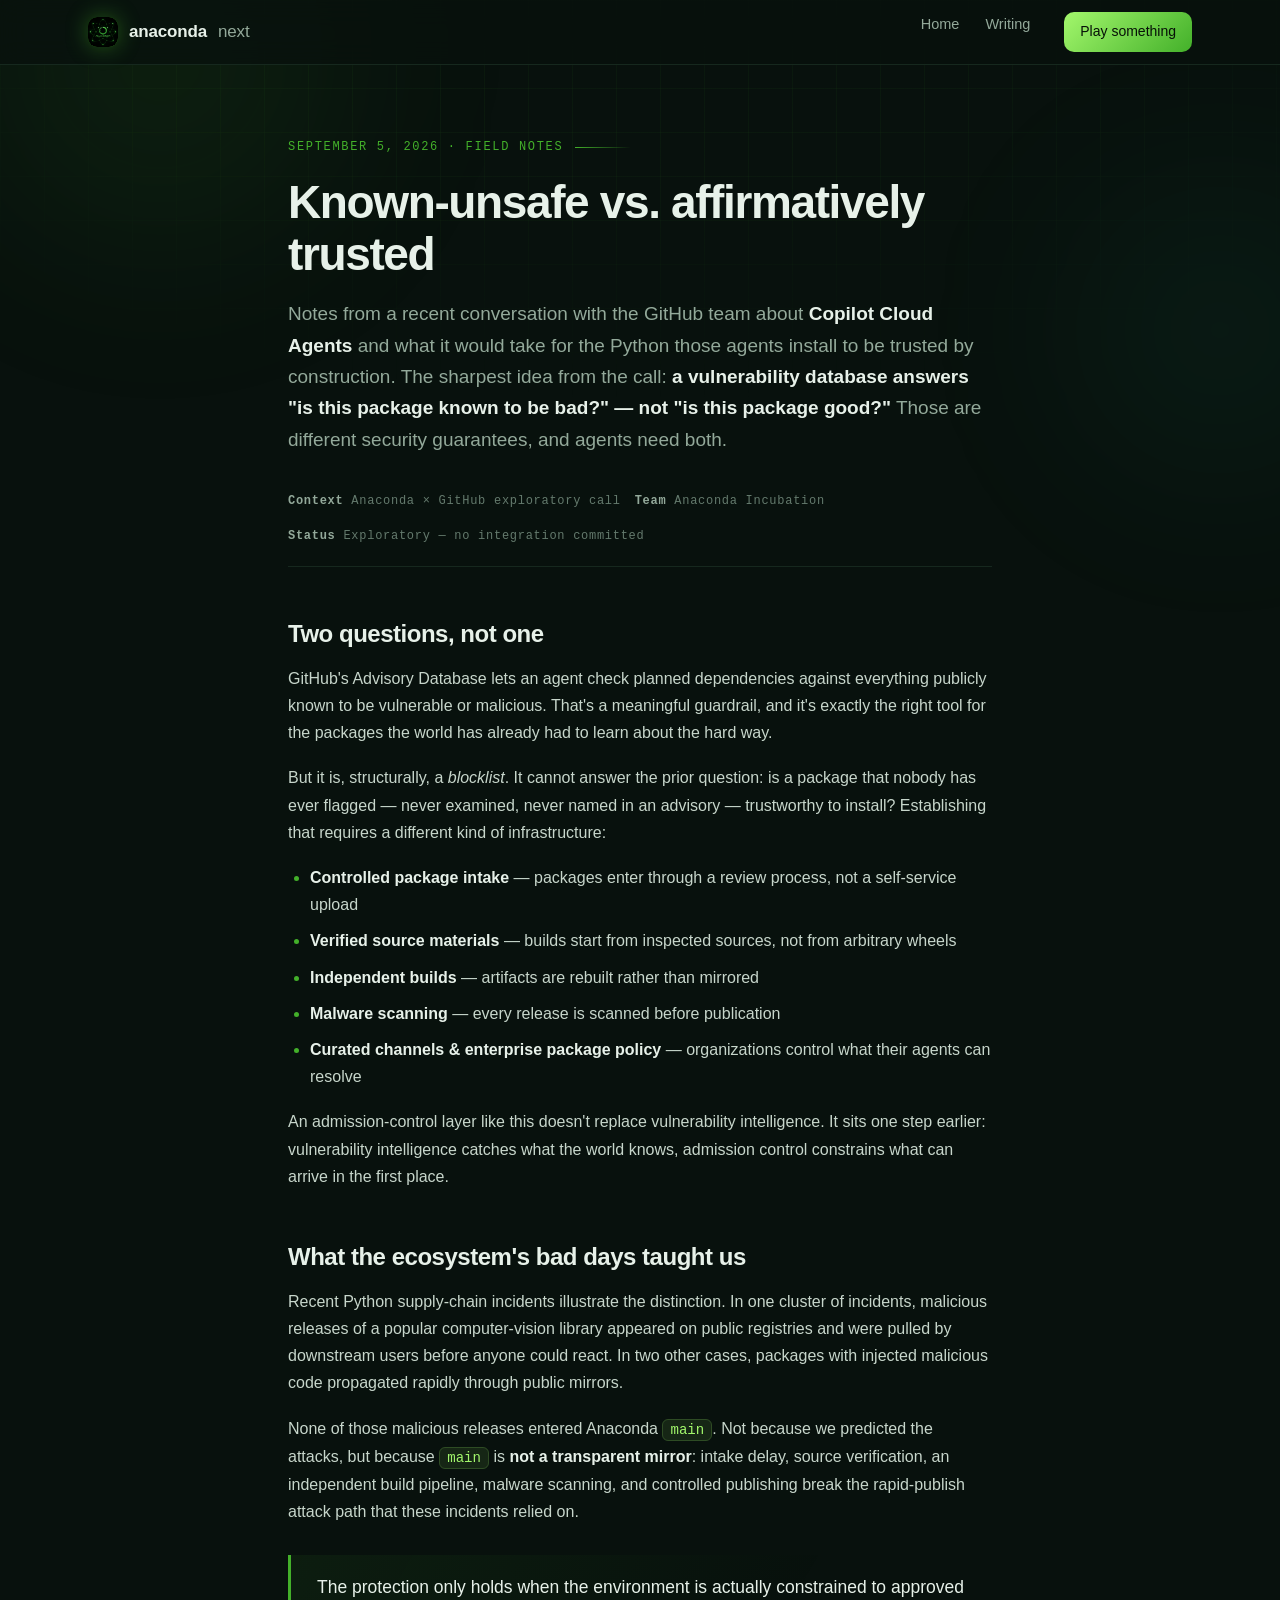
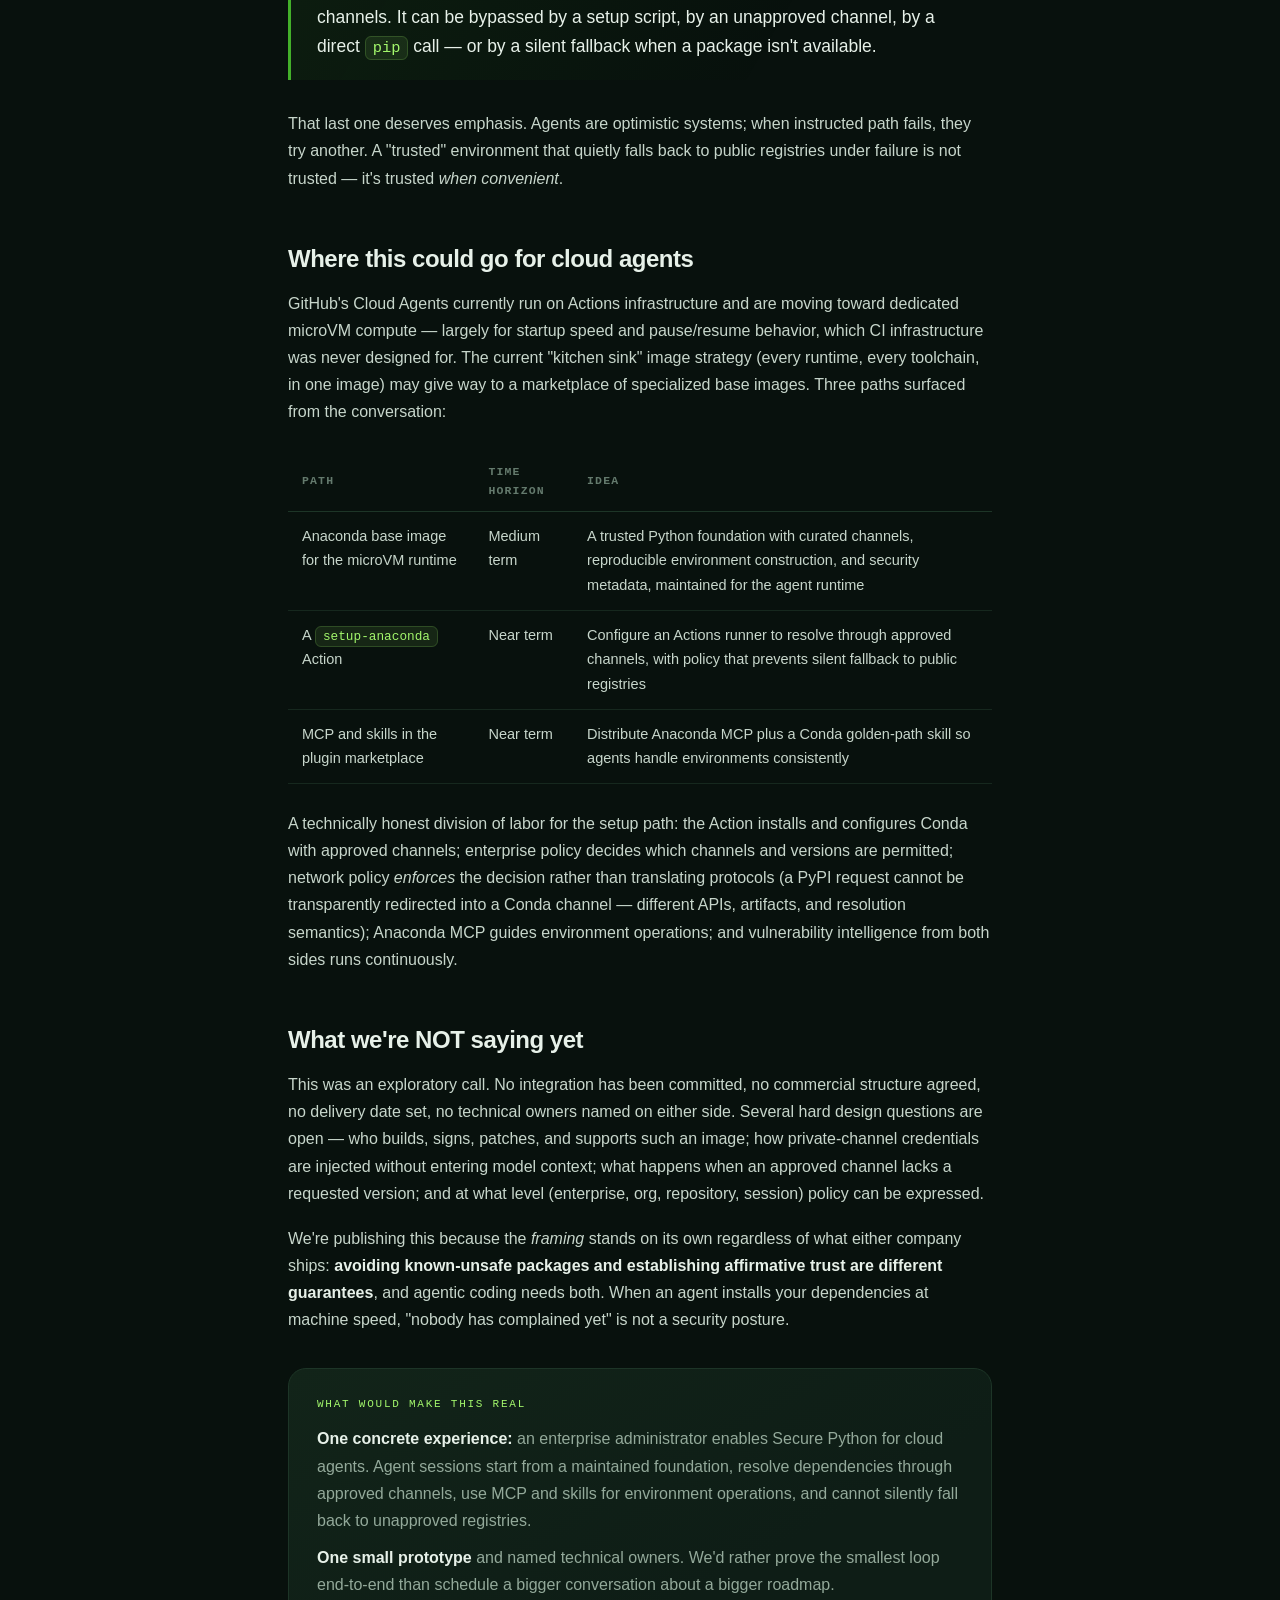
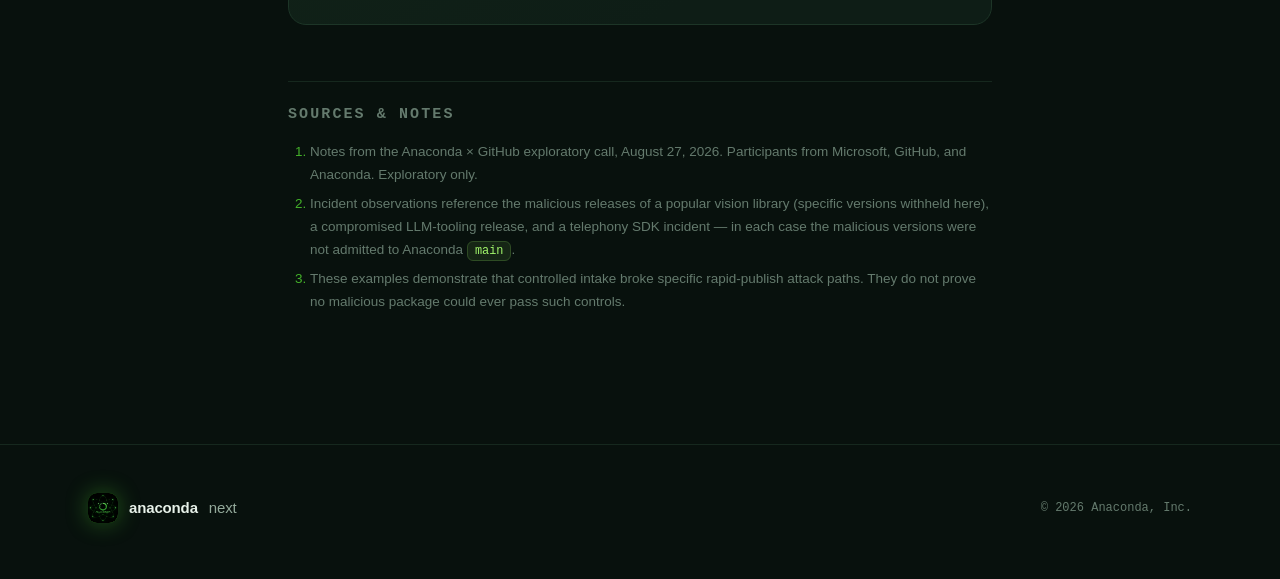
<file: writing/known-unsafe-vs-affirmatively-trusted.html>
<!DOCTYPE html>
<html lang="en">
<head>
<meta charset="utf-8">
<meta name="viewport" content="width=device-width, initial-scale=1, viewport-fit=cover">
<meta name="color-scheme" content="dark">
<meta name="theme-color" content="#08110d">
<link rel="icon" type="image/png" href="../assets/favicon.png">
<title>Known-unsafe vs. affirmatively trusted — Anaconda Next</title>
<meta name="description" content="An agent can check dependencies against a vulnerability database. That answers a different question than whether an unknown package is trustworthy. Notes from a conversation with GitHub about Copilot Cloud Agents.">
<meta property="og:title" content="Known-unsafe vs. affirmatively trusted — Anaconda Next">
<meta property="og:description" content="An agent can check dependencies against a vulnerability database. That answers a different question than whether an unknown package is trustworthy. Notes from a conversation with GitHub about Copilot Cloud Agents.">
<meta property="og:image" content="https://anacondanext.com/assets/incubation-logo.png">
<meta property="og:url" content="https://anacondanext.com/writing/known-unsafe-vs-affirmatively-trusted.html">
<link rel="stylesheet" href="style.css">
</head>
<body>

<div class="ambient" aria-hidden="true">
  <div class="grid"></div>
  <div class="orb a"></div>
  <div class="orb b"></div>
</div>

<nav>
  <div class="nav-inner">
    <a class="brand" href="../">
      <span class="mark" aria-hidden="true"><img src="../assets/incubation-logo.png" alt="" style="width:100%;height:100%;object-fit:cover;border-radius:9px;display:block"></span>
      anaconda<em>next</em>
    </a>
    <div class="nav-links">
      <a href="..">Home</a>
      <a href="./">Writing</a>
      <a class="nav-cta" href="../#play">Play something</a>
    </div>
  </div>
</nav>

<article>
  <span class="when">September 5, 2026 · Field notes</span>
  <h1>Known-unsafe vs. affirmatively trusted</h1>
  <p class="lede">Notes from a recent conversation with the GitHub team about <strong>Copilot Cloud Agents</strong> and what
    it would take for the Python those agents install to be trusted by construction. The sharpest idea from the call:
    <strong>a vulnerability database answers "is this package known to be bad?" — not "is this package good?"</strong>
    Those are different security guarantees, and agents need both.</p>
  <div class="byline">
    <span><b>Context</b> Anaconda × GitHub exploratory call</span>
    <span><b>Team</b> Anaconda Incubation</span>
    <span><b>Status</b> Exploratory — no integration committed</span>
  </div>

  <h2>Two questions, not one</h2>
  <p>GitHub's Advisory Database lets an agent check planned dependencies against everything publicly known to be
    vulnerable or malicious. That's a meaningful guardrail, and it's exactly the right tool for the packages the
    world has already had to learn about the hard way.</p>
  <p>But it is, structurally, a <em>blocklist</em>. It cannot answer the prior question: is a package that nobody has
    ever flagged — never examined, never named in an advisory — trustworthy to install? Establishing that requires a
    different kind of infrastructure:</p>
  <ul>
    <li><strong>Controlled package intake</strong> — packages enter through a review process, not a self-service upload</li>
    <li><strong>Verified source materials</strong> — builds start from inspected sources, not from arbitrary wheels</li>
    <li><strong>Independent builds</strong> — artifacts are rebuilt rather than mirrored</li>
    <li><strong>Malware scanning</strong> — every release is scanned before publication</li>
    <li><strong>Curated channels &amp; enterprise package policy</strong> — organizations control what their agents can resolve</li>
  </ul>
  <p>An admission-control layer like this doesn't replace vulnerability intelligence. It sits one step earlier:
    vulnerability intelligence catches what the world knows, admission control constrains what can arrive in the
    first place.</p>

  <h2>What the ecosystem's bad days taught us</h2>
  <p>Recent Python supply-chain incidents illustrate the distinction. In one cluster of incidents, malicious releases
    of a popular computer-vision library appeared on public registries and were pulled by downstream users before
    anyone could react. In two other cases, packages with injected malicious code propagated rapidly through public
    mirrors.</p>
  <p>None of those malicious releases entered Anaconda <code>main</code>. Not because we predicted the attacks, but
    because <code>main</code> is <strong>not a transparent mirror</strong>: intake delay, source verification, an
    independent build pipeline, malware scanning, and controlled publishing break the rapid-publish attack path that
    these incidents relied on.</p>

  <blockquote>
    <p>The protection only holds when the environment is actually constrained to approved channels. It can be bypassed
    by a setup script, by an unapproved channel, by a direct <code>pip</code> call — or by a silent fallback when a
    package isn't available.</p>
  </blockquote>

  <p>That last one deserves emphasis. Agents are optimistic systems; when instructed path fails, they try another.
    A "trusted" environment that quietly falls back to public registries under failure is not trusted — it's trusted
    <em>when convenient</em>.</p>

  <h2>Where this could go for cloud agents</h2>
  <p>GitHub's Cloud Agents currently run on Actions infrastructure and are moving toward dedicated microVM compute —
    largely for startup speed and pause/resume behavior, which CI infrastructure was never designed for. The current
    "kitchen sink" image strategy (every runtime, every toolchain, in one image) may give way to a marketplace of
    specialized base images. Three paths surfaced from the conversation:</p>
  <table>
    <thead><tr><th>Path</th><th>Time horizon</th><th>Idea</th></tr></thead>
    <tbody>
      <tr><td>Anaconda base image for the microVM runtime</td><td>Medium term</td><td>A trusted Python foundation with curated channels, reproducible environment construction, and security metadata, maintained for the agent runtime</td></tr>
      <tr><td>A <code>setup-anaconda</code> Action</td><td>Near term</td><td>Configure an Actions runner to resolve through approved channels, with policy that prevents silent fallback to public registries</td></tr>
      <tr><td>MCP and skills in the plugin marketplace</td><td>Near term</td><td>Distribute Anaconda MCP plus a Conda golden-path skill so agents handle environments consistently</td></tr>
    </tbody>
  </table>
  <p>A technically honest division of labor for the setup path: the Action installs and configures Conda with approved
    channels; enterprise policy decides which channels and versions are permitted; network policy <em>enforces</em>
    the decision rather than translating protocols (a PyPI request cannot be transparently redirected into a Conda
    channel — different APIs, artifacts, and resolution semantics); Anaconda MCP guides environment operations; and
    vulnerability intelligence from both sides runs continuously.</p>

  <h2>What we're NOT saying yet</h2>
  <p>This was an exploratory call. No integration has been committed, no commercial structure agreed, no delivery date
    set, no technical owners named on either side. Several hard design questions are open — who builds, signs, patches,
    and supports such an image; how private-channel credentials are injected without entering model context; what
    happens when an approved channel lacks a requested version; and at what level (enterprise, org, repository, session)
    policy can be expressed.</p>
  <p>We're publishing this because the <em>framing</em> stands on its own regardless of what either company ships:
    <strong>avoiding known-unsafe packages and establishing affirmative trust are different guarantees</strong>, and
    agentic coding needs both. When an agent installs your dependencies at machine speed, "nobody has complained yet"
    is not a security posture.</p>

  <div class="callout">
    <span class="tag">What would make this real</span>
    <p><b>One concrete experience:</b> an enterprise administrator enables Secure Python for cloud agents. Agent sessions
    start from a maintained foundation, resolve dependencies through approved channels, use MCP and skills for
    environment operations, and cannot silently fall back to unapproved registries.</p>
    <p><b>One small prototype</b> and named technical owners. We'd rather prove the smallest loop end-to-end than
    schedule a bigger conversation about a bigger roadmap.</p>
  </div>

  <div class="sources">
    <h2>Sources &amp; notes</h2>
    <ol>
      <li>Notes from the Anaconda × GitHub exploratory call, August 27, 2026. Participants from Microsoft, GitHub, and Anaconda. Exploratory only.</li>
      <li>Incident observations reference the malicious releases of a popular vision library (specific versions withheld here), a compromised LLM-tooling release, and a telephony SDK incident — in each case the malicious versions were not admitted to Anaconda <code>main</code>.</li>
      <li>These examples demonstrate that controlled intake broke specific rapid-publish attack paths. They do not prove no malicious package could ever pass such controls.</li>
    </ol>
  </div>
</article>

<footer>
  <div class="foot-inner">
    <a class="brand" href="../">
      <span class="mark" aria-hidden="true"><img src="../assets/incubation-logo.png" alt="" style="width:100%;height:100%;object-fit:cover;border-radius:9px;display:block"></span>
      anaconda<em>next</em>
    </a>
    <span class="legal">© 2026 Anaconda, Inc.</span>
  </div>
</footer>

</body>
</html>
</file>
<file: writing/style.css>
/* anacondanext.com — shared styles for writing pages */
:root{
  --bg:#08110d;
  --bg-soft:#0b1712;
  --panel:#0e1d16;
  --panel-2:#122419;
  --line:#1d3527;
  --line-soft:#16281e;
  --green:#43b02a;
  --lime:#a3f76c;
  --teal:#2dd4a7;
  --text:#e7f1e9;
  --muted:#93a99a;
  --faint:#647a6d;
  --radius:18px;
  --sans:-apple-system,BlinkMacSystemFont,"Segoe UI","Inter",Roboto,"Helvetica Neue",Arial,sans-serif;
  --mono:ui-monospace,"SF Mono",SFMono-Regular,Menlo,Consolas,"Liberation Mono",monospace;
}
*{box-sizing:border-box;margin:0;padding:0}
html{scroll-behavior:smooth}
body{
  background:var(--bg);color:var(--text);font-family:var(--sans);
  line-height:1.7;overflow-x:hidden;-webkit-font-smoothing:antialiased;
}
::selection{background:rgba(67,176,42,.35)}
a{color:var(--lime);text-decoration:none}
a:hover{text-decoration:underline}

.ambient{position:fixed;inset:0;z-index:-1;pointer-events:none;overflow:hidden}
.ambient .grid{
  position:absolute;inset:0;
  background-image:linear-gradient(rgba(67,176,42,.05) 1px,transparent 1px),linear-gradient(90deg,rgba(67,176,42,.05) 1px,transparent 1px);
  background-size:44px 44px;
  mask-image:radial-gradient(ellipse 90% 60% at 50% 0%,#000 30%,transparent 75%);
  -webkit-mask-image:radial-gradient(ellipse 90% 60% at 50% 0%,#000 30%,transparent 75%);
}
.orb{position:absolute;border-radius:50%;filter:blur(90px);opacity:.5}
.orb.a{width:560px;height:560px;background:radial-gradient(circle,rgba(67,176,42,.28),transparent 65%);top:-220px;left:-120px;animation:drift 26s ease-in-out infinite alternate}
.orb.b{width:480px;height:480px;background:radial-gradient(circle,rgba(45,212,167,.16),transparent 65%);top:10%;right:-180px;animation:drift 32s ease-in-out infinite alternate-reverse}
@keyframes drift{from{transform:translate(0,0) scale(1)}to{transform:translate(60px,40px) scale(1.12)}}

nav{position:sticky;top:0;z-index:50;backdrop-filter:blur(14px);-webkit-backdrop-filter:blur(14px);background:rgba(8,17,13,.78);border-bottom:1px solid var(--line-soft)}
.nav-inner{max-width:1160px;margin:0 auto;padding:0 28px;display:flex;align-items:center;gap:32px;height:64px}
.brand{display:flex;align-items:center;gap:11px;color:var(--text);font-weight:700;font-size:17px;letter-spacing:-.01em}
.brand:hover{text-decoration:none}
.brand .mark{width:30px;height:30px;flex:none;border-radius:9px;display:grid;place-items:center;background:linear-gradient(135deg,#2f8f1e,#43b02a);box-shadow:0 0 22px rgba(67,176,42,.45)}
.brand .mark svg{width:18px;height:18px}
.brand em{font-style:normal;color:var(--muted);font-weight:500}
.nav-links{display:flex;gap:26px;margin-left:auto;font-size:14.5px}
.nav-links a{color:var(--muted);font-weight:500;transition:color .15s}
.nav-links a:hover{color:var(--lime);text-decoration:none}
.nav-cta{margin-left:8px;padding:8px 16px;border-radius:10px;font-size:14px;font-weight:600;color:#071108!important;background:linear-gradient(135deg,var(--lime),var(--green))}
.nav-cta:hover{transform:translateY(-1px);box-shadow:0 6px 22px rgba(67,176,42,.35);text-decoration:none}

/* article */
article{max-width:760px;margin:0 auto;padding:72px 28px 40px}
.when{font-family:var(--mono);font-size:12px;letter-spacing:.14em;text-transform:uppercase;color:var(--green);display:flex;align-items:center;gap:12px}
.when::after{content:"";height:1px;width:56px;background:linear-gradient(90deg,var(--green),transparent)}
h1{font-size:clamp(30px,5vw,46px);line-height:1.12;letter-spacing:-.03em;font-weight:800;margin:20px 0 18px}
.lede{font-size:19px;color:var(--muted);line-height:1.65;margin-bottom:36px}
.lede strong{color:var(--text)}
.byline{display:flex;gap:14px;flex-wrap:wrap;font-family:var(--mono);font-size:12px;color:var(--faint);letter-spacing:.06em;margin-bottom:48px;padding-bottom:20px;border-bottom:1px solid var(--line-soft)}
.byline b{color:var(--muted);font-weight:600}

h2{font-size:24px;letter-spacing:-.02em;line-height:1.25;margin:52px 0 16px;font-weight:750}
h3{font-size:18.5px;letter-spacing:-.01em;margin:36px 0 12px}
p{margin:0 0 18px;color:var(--text)}
article p{color:#c7d6cb}
article h2,article h3{color:var(--text)}
article strong{color:var(--text)}
p.lede{color:var(--muted)}
ul,ol{margin:0 0 18px 22px;color:#c7d6cb}
li{margin-bottom:9px}
li::marker{color:var(--green)}
code{font-family:var(--mono);font-size:.88em;background:rgba(163,247,108,.09);border:1px solid rgba(163,247,108,.18);border-radius:6px;padding:2px 7px;color:var(--lime)}
pre{background:#0a1510;border:1px solid var(--line);border-radius:12px;padding:18px 20px;overflow-x:auto;margin:0 0 18px}
pre code{background:none;border:none;padding:0;color:#c7d6cb}
blockquote{
  margin:30px 0;padding:18px 26px;border-left:3px solid var(--green);
  background:linear-gradient(120deg,rgba(67,176,42,.08),transparent 70%);
  border-radius:0 12px 12px 0;color:var(--text);font-size:17.5px;
}
blockquote p{color:var(--text);margin:0}

.callout{
  border:1px solid var(--line);border-radius:var(--radius);
  background:linear-gradient(150deg,var(--panel-2),var(--panel) 70%);
  padding:26px 28px;margin:34px 0;
}
.callout .tag{font-family:var(--mono);font-size:11px;letter-spacing:.16em;text-transform:uppercase;color:var(--lime);display:block;margin-bottom:12px}
.callout p{margin:0 0 10px;color:var(--muted)}
.callout p:last-child{margin:0}
.callout b{color:var(--text)}

/* evidence table */
table{width:100%;border-collapse:collapse;margin:26px 0;font-size:14.5px}
th{font-family:var(--mono);font-size:11.5px;text-transform:uppercase;letter-spacing:.1em;color:var(--faint);text-align:left;padding:10px 14px;border-bottom:1px solid var(--line)}
td{padding:12px 14px;border-bottom:1px solid var(--line-soft);color:#c7d6cb;vertical-align:top}
td b{color:var(--lime);font-variant-numeric:tabular-nums}

/* sources */
.sources{margin-top:56px;padding-top:24px;border-top:1px solid var(--line-soft)}
.sources h2{font-size:15px;font-family:var(--mono);text-transform:uppercase;letter-spacing:.14em;color:var(--faint);margin:0 0 16px}
.sources ol{font-size:13.5px;color:var(--faint)}
.sources li{margin-bottom:6px}

footer{border-top:1px solid var(--line-soft);padding:48px 0 56px;margin-top:72px}
.foot-inner{max-width:1160px;margin:0 auto;padding:0 28px;display:flex;justify-content:space-between;gap:24px;flex-wrap:wrap;align-items:center}
.foot-inner .brand{font-size:15px}
.legal{font-family:var(--mono);font-size:12px;color:var(--faint)}

/* blog index */
.index-head{max-width:1160px;margin:0 auto;padding:88px 28px 56px}
.index-head .eyebrow{font-family:var(--mono);font-size:12px;letter-spacing:.16em;text-transform:uppercase;color:var(--green);margin-bottom:14px}
.index-head h1{margin:0 0 18px;font-size:clamp(38px,6vw,64px)}
.index-head p{color:var(--muted);font-size:18px;max-width:640px}
.postlist{max-width:1160px;margin:0 auto;padding:0 28px 40px;display:grid;grid-template-columns:repeat(auto-fill,minmax(330px,1fr));gap:22px}
.postcard{
  display:flex;flex-direction:column;gap:12px;
  background:linear-gradient(160deg,var(--panel),#0b1710 70%);
  border:1px solid var(--line);border-radius:var(--radius);
  padding:28px 28px 24px;color:inherit;
  transition:transform .18s ease, border-color .18s ease, box-shadow .18s ease;
  position:relative;overflow:hidden;
}
.postcard::before{content:"";position:absolute;inset:0 auto 0 0;width:3px;background:linear-gradient(180deg,var(--lime),var(--green) 60%,transparent);opacity:0;transition:opacity .18s}
.postcard:hover{transform:translateY(-3px);border-color:rgba(163,247,108,.45);box-shadow:0 14px 36px rgba(0,0,0,.4);text-decoration:none}
.postcard:hover::before{opacity:1}
.postcard .when{color:var(--faint)}
.postcard:hover .when{color:var(--green)}
.postcard h3{font-size:19px;margin:0;letter-spacing:-.015em;line-height:1.35;color:var(--text)}
.postcard p{font-size:14.3px;color:var(--muted);flex:1;margin:0}
.postcard .read{font-family:var(--mono);font-size:12px;color:var(--lime);letter-spacing:.06em}
.postcard.soon{opacity:.7}
.postcard.soon .read{color:var(--faint)}

@keyframes rise{from{opacity:0;transform:translateY(18px)}to{opacity:1;transform:translateY(0)}}
.rise{animation:rise .7s cubic-bezier(.2,.7,.3,1) both}
.d1{animation-delay:.08s}.d2{animation-delay:.16s}.d3{animation-delay:.24s}.d4{animation-delay:.32s}

@media (max-width:920px){
  .nav-links{display:none}
  article{padding-top:56px}
}
</file>
